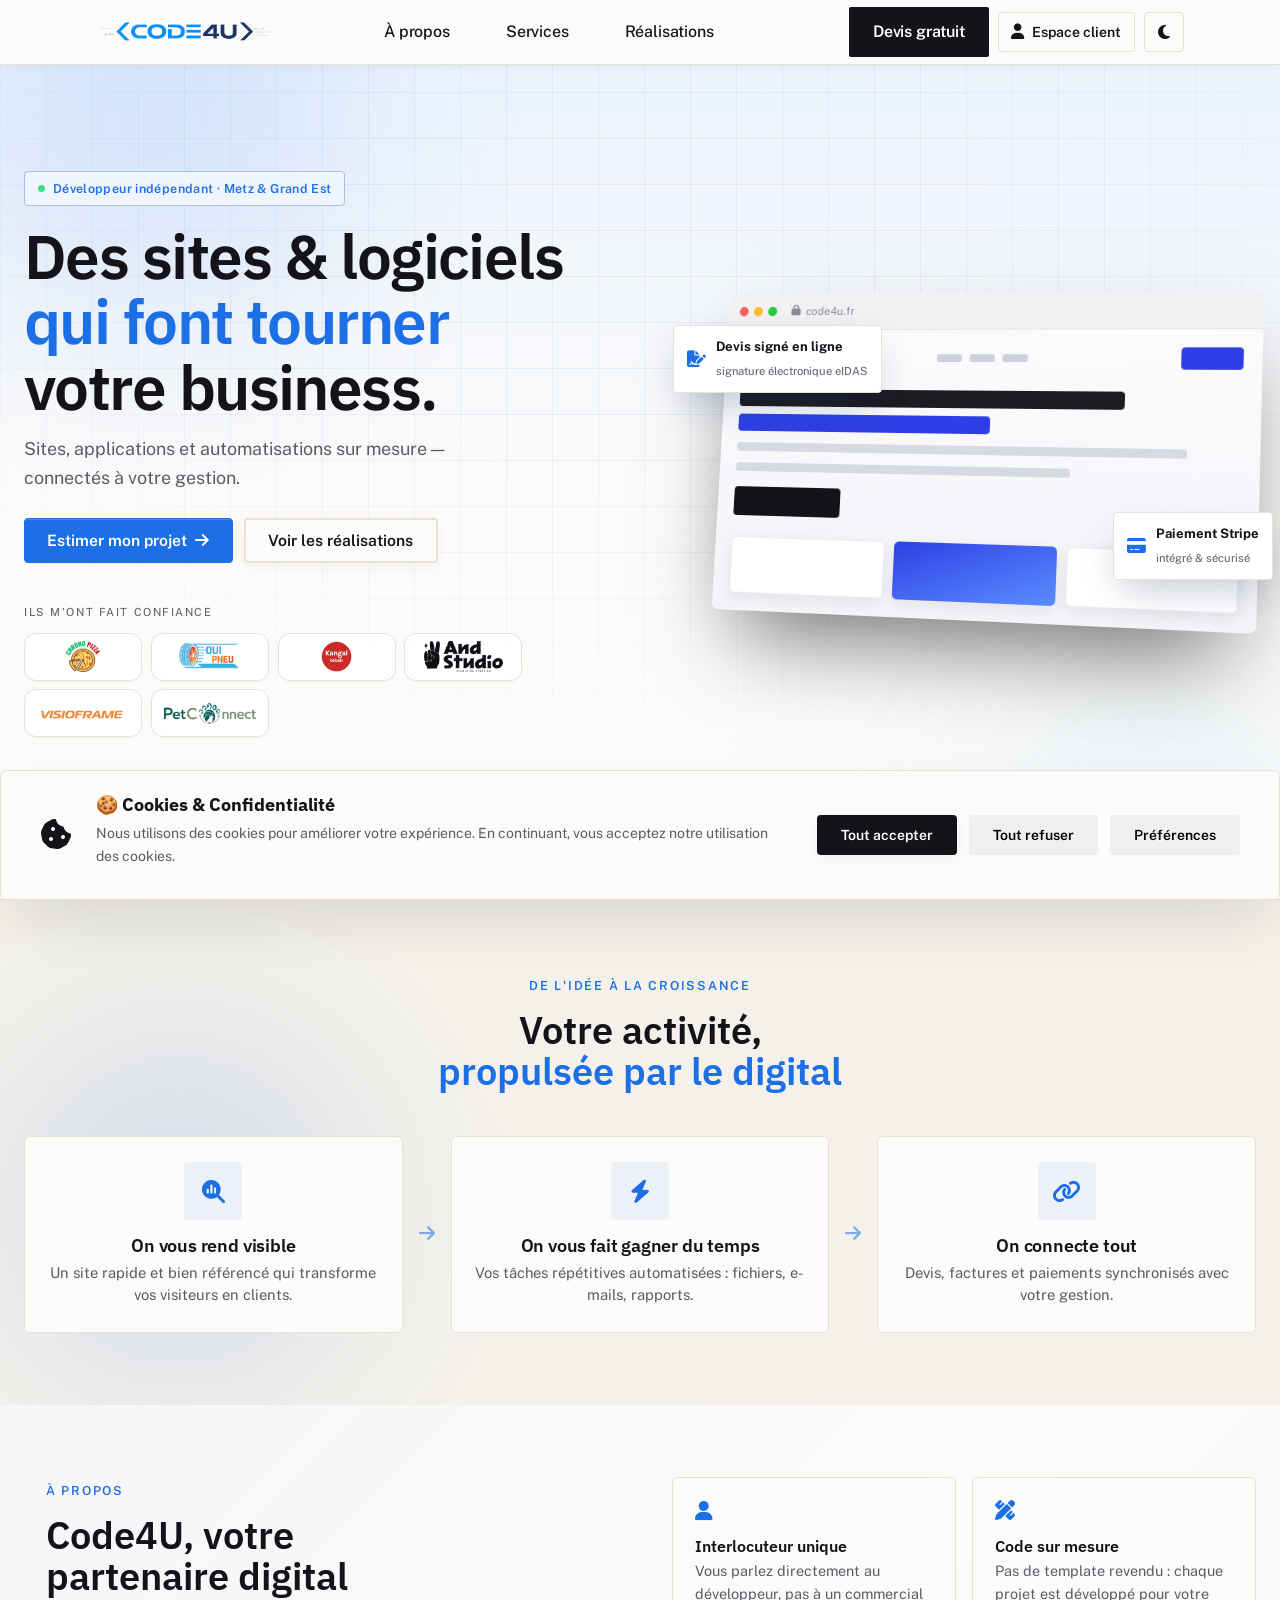
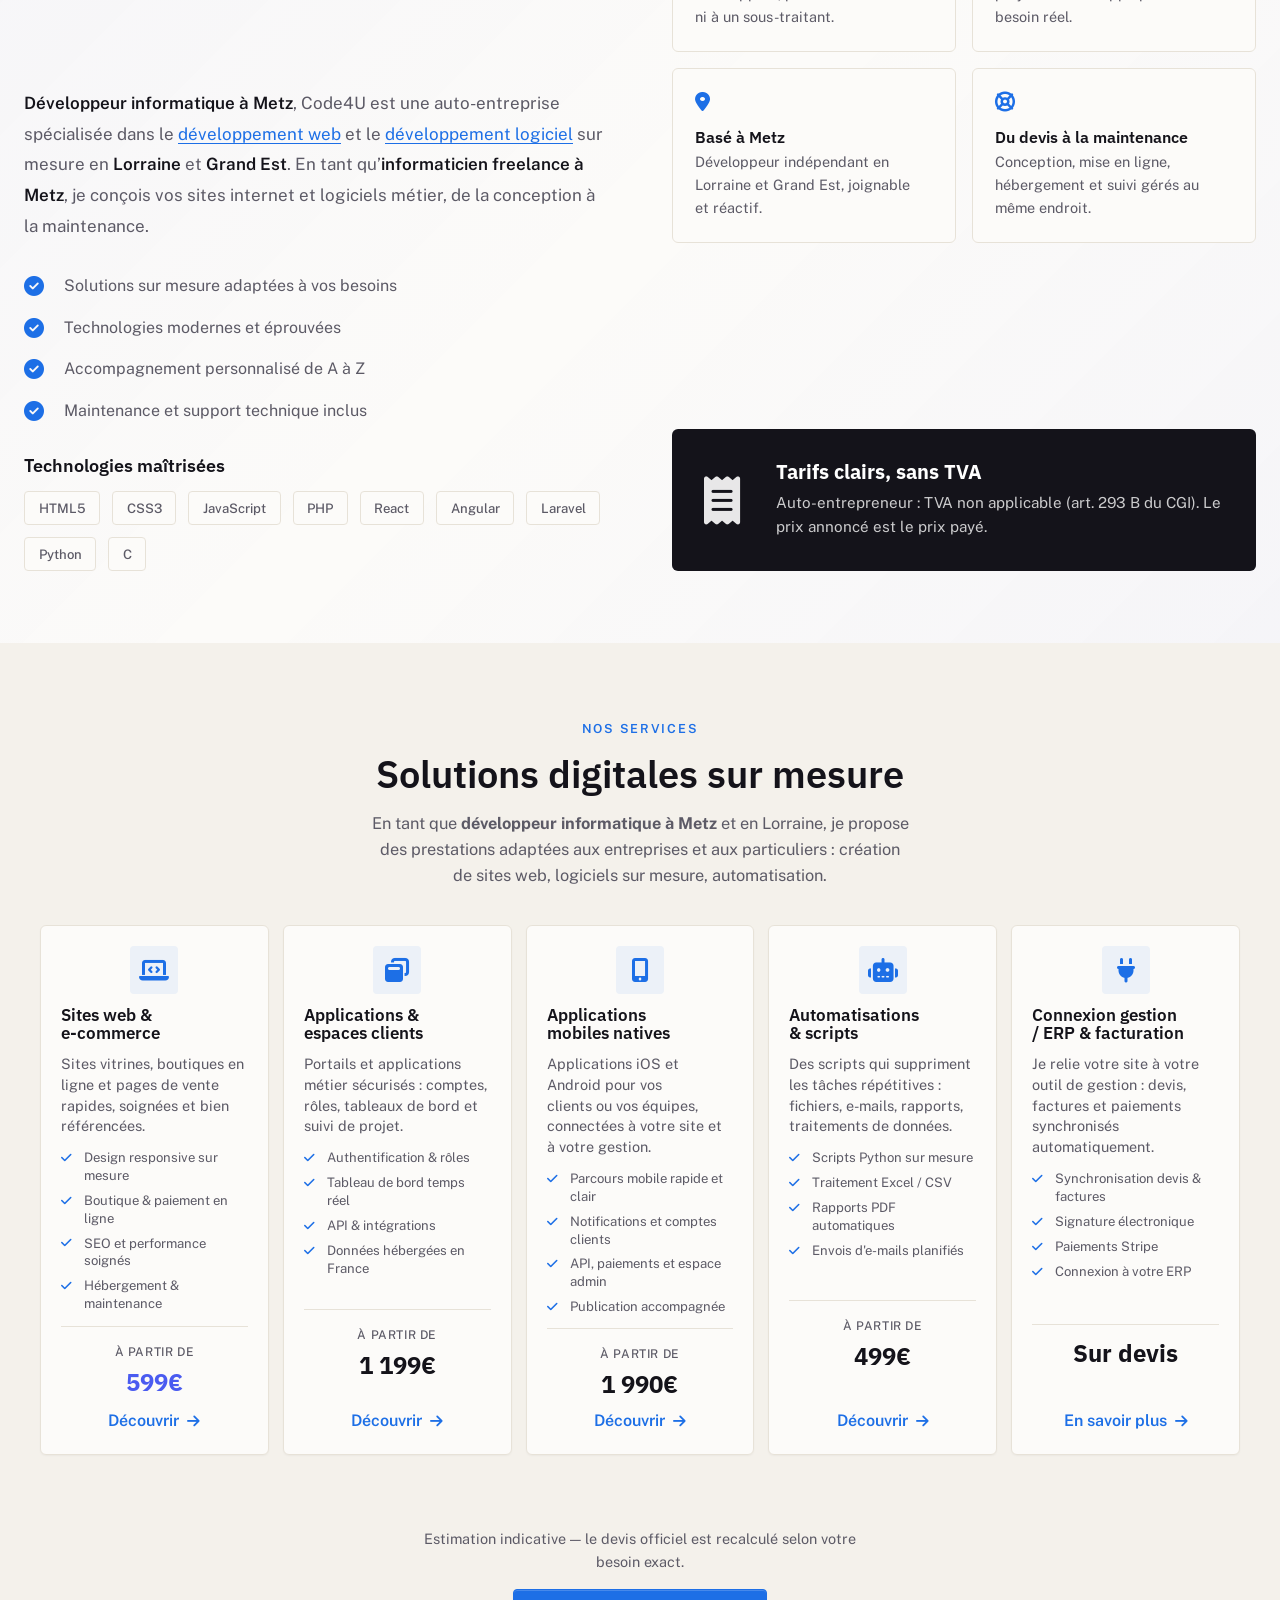
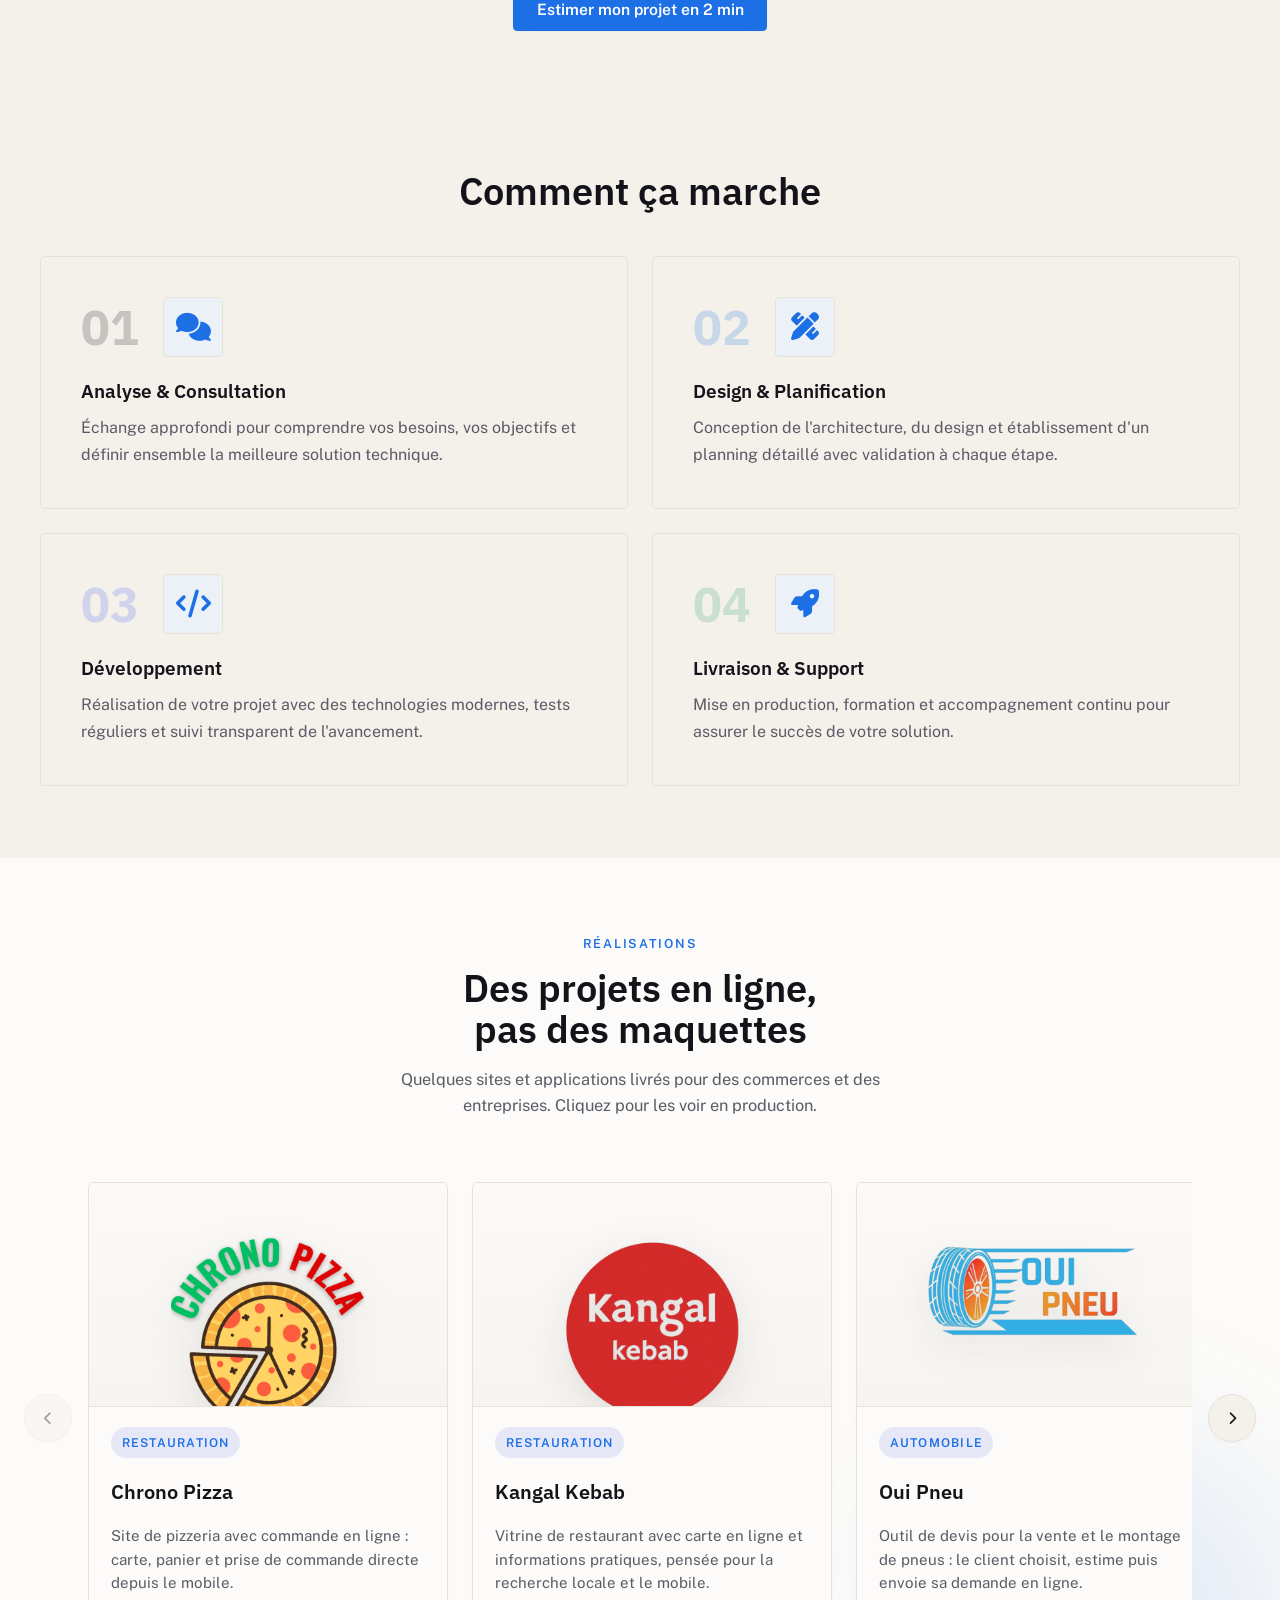
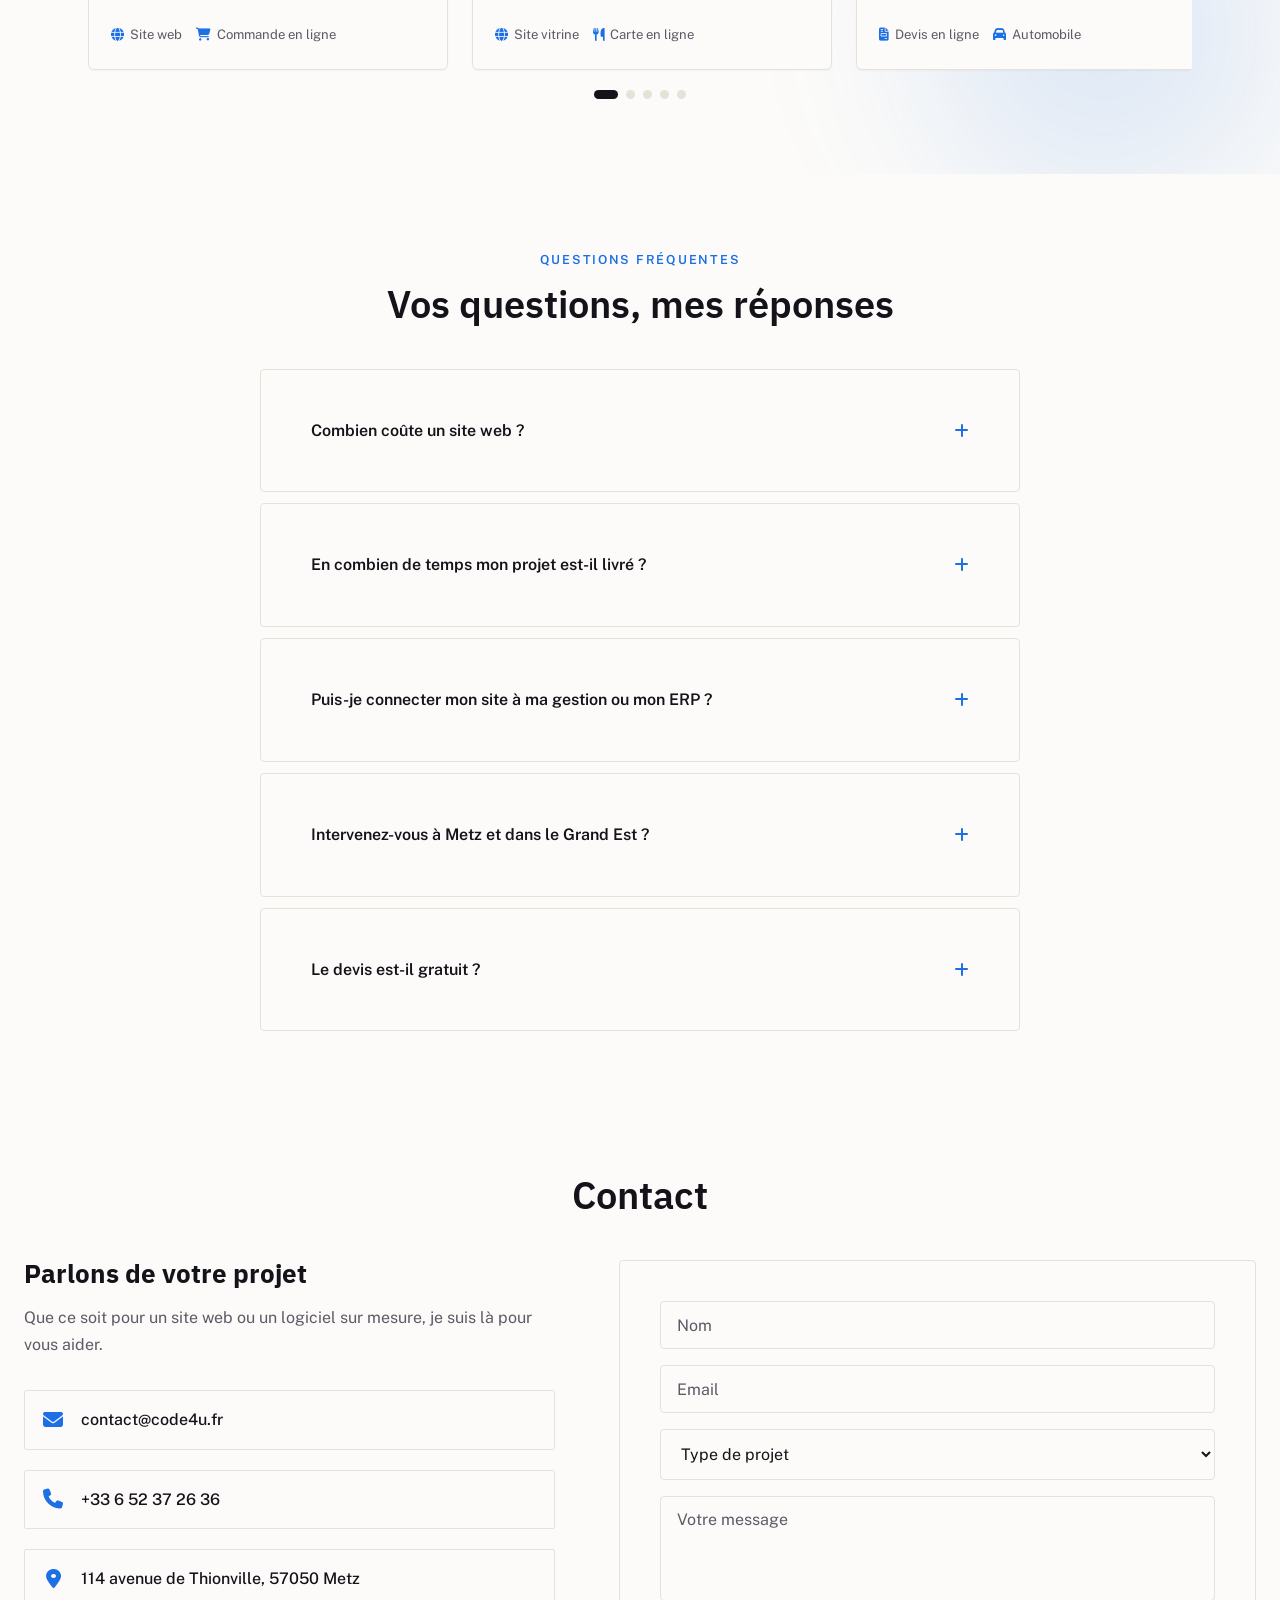
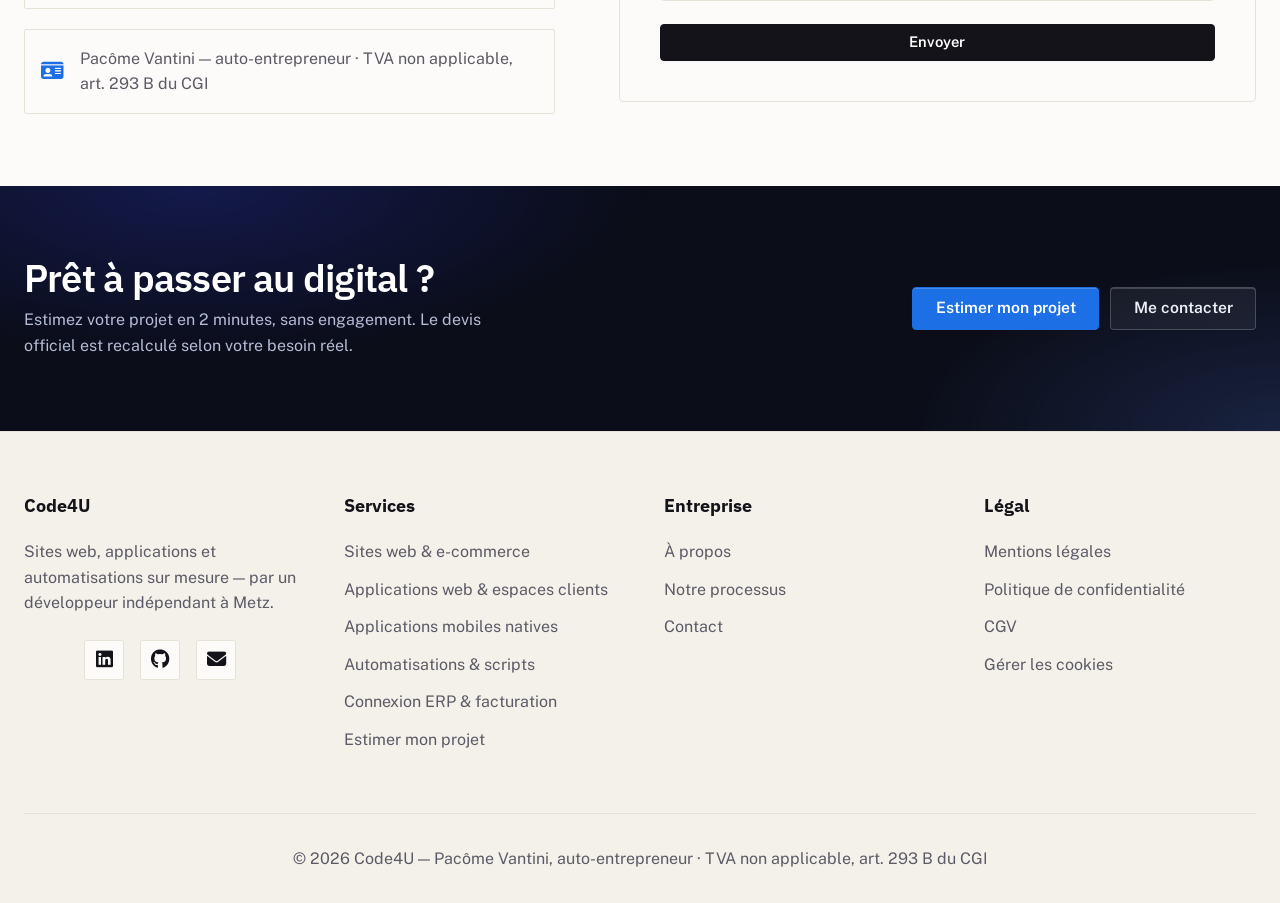
<file: index.html>
<!DOCTYPE html>
<html lang="fr">
<head>
    <meta charset="UTF-8">
    <meta name="viewport" content="width=device-width, initial-scale=1.0">

    <!-- Google Search Console - verification de propriete (ne pas supprimer) -->
    <meta name="google-site-verification" content="_MwnttDS2Jc7nKAG0knzlnIOZj40kNaVpPHSriKGO7A" />

    <!-- Primary Meta Tags - SEO -->
    <title>Développeur Informatique Metz | Web, Logiciel sur Mesure - Code4U</title>
    <meta name="title" content="Développeur Informatique Metz | Web, Logiciel sur Mesure - Code4U">
    <meta name="description" content="Développeur informatique à Metz : création de sites web (599€), logiciels sur mesure, automatisation. Informaticien freelance Metz, Lorraine & Grand Est. Devis gratuit 24h.">
    <meta name="keywords" content="développeur informatique Metz, informaticien Metz, développeur web Metz, programmeur Metz, création site internet Metz, développeur freelance Lorraine, logiciel sur mesure Metz, informaticien freelance Metz, développeur logiciel Metz">
    <meta name="author" content="Pacôme VANTINI - Code4U">
    <meta name="robots" content="index, follow, max-image-preview:large, max-snippet:-1, max-video-preview:-1">
    <meta name="language" content="fr">
    <meta name="geo.region" content="FR-57">
    <meta name="geo.placename" content="Metz, France">
    <meta name="geo.position" content="49.1193;6.1757">
    <meta name="ICBM" content="49.1193, 6.1757">
    <meta name="rating" content="general">
    
    <!-- Open Graph / Facebook - Partage social -->
    <meta property="og:type" content="website">
    <meta property="og:url" content="https://code4u.fr/">
    <meta property="og:title" content="Code4U - Développeur Informatique à Metz | Web & Logiciel">
    <meta property="og:description" content="Développeur informatique Metz : sites web 599€, logiciels sur mesure. Informaticien freelance Lorraine. Devis gratuit 24h.">
    <meta property="og:image" content="https://code4u.fr/assets/images/logo-carre.png">
    <meta property="og:image:width" content="1200">
    <meta property="og:image:height" content="630">
    <meta property="og:locale" content="fr_FR">
    <meta property="og:site_name" content="Code4U">
    <meta property="og:locale:alternate" content="fr_FR">
    
    <!-- Twitter Card -->
    <meta property="twitter:card" content="summary_large_image">
    <meta property="twitter:url" content="https://code4u.fr/">
    <meta property="twitter:title" content="Développeur Informatique Metz | Code4U">
    <meta property="twitter:description" content="Développeur informatique à Metz : sites web, logiciels. Devis gratuit 24h.">
    <meta property="twitter:image" content="https://code4u.fr/assets/images/logo-carre.png">
    <meta name="twitter:label1" content="Tarif site vitrine">
    <meta name="twitter:data1" content="Dès 599€">
    
    <!-- Canonical -->
    <link rel="canonical" href="https://code4u.fr/">
    
    <!-- Favicons : Google utilise de préférence une icône 48x48. Pour mettre à jour le logo dans les résultats de recherche : déposez un favicon.ico (48×48) à la racine du site puis demandez une réindexation dans Google Search Console. -->
    <link rel="icon" href="/favicon.ico" sizes="any">
    <link rel="icon" type="image/png" href="/assets/images/logo-carre.png" sizes="48x48">
    <link rel="icon" type="image/png" href="/assets/images/favicon-512x512.png" sizes="512x512">
    <link rel="apple-touch-icon" href="/assets/images/logo-carre.png">
    
    <!-- Performance : préchargement LCP / polices -->
    <link rel="preconnect" href="https://fonts.googleapis.com">
    <link rel="preconnect" href="https://fonts.gstatic.com" crossorigin>
    <link rel="preload" href="assets/css/style.css" as="style">
    <link rel="stylesheet" href="assets/css/style.css">
    <link rel="stylesheet" href="assets/css/platform.css">
    <link href="https://fonts.googleapis.com/css2?family=IBM+Plex+Sans:wght@400;500;600;700&family=Public+Sans:wght@300;400;500;600;700;800&display=swap" rel="stylesheet">
    <link rel="stylesheet" href="https://cdnjs.cloudflare.com/ajax/libs/font-awesome/6.4.0/css/all.min.css">
    <link rel="manifest" href="manifest.json">
    <meta name="theme-color" content="#14131a">
</head>
<body>
    <!-- Header Template -->
    <div id="header-placeholder"></div>

    <!-- Loading Screen -->
    <div class="loading-screen" id="loadingScreen">
        <div class="loading-content">
            <div class="loading-logo">
                <img src="assets/images/logo.png" alt="Code4U" class="loading-logo-img">
            </div>
            <div class="loading-text">
                <h2 class="loading-title">Bienvenue chez Code4U</h2>
                <p class="loading-message">Nous préparons votre expérience...</p>
            </div>
            <div class="loading-progress">
                <div class="loading-progress-bar"></div>
            </div>
        </div>
    </div>
    <script>
        (function() {
            function forceHideLoading() {
                const ls = document.getElementById('loadingScreen');
                if (ls) {
                    ls.style.cssText = 'display: none !important; opacity: 0 !important; visibility: hidden !important; pointer-events: none !important; z-index: -1 !important; position: fixed !important;';
                    ls.classList.add('hidden');
                    document.body.style.overflow = '';
                    document.documentElement.style.overflow = '';
                }
            }
            if (document.readyState === 'complete') {
                setTimeout(forceHideLoading, 100);
            } else {
                window.addEventListener('load', function() {
                    setTimeout(forceHideLoading, 100);
                });
            }
            setTimeout(forceHideLoading, 3000);
        })();
    </script>

    <main id="main-content" role="main">
    <section class="hero hero-x" id="hero" aria-label="Présentation Code4U">
        <div class="hero-x__bg" aria-hidden="true">
            <span class="hero-x__aurora hero-x__aurora--1"></span>
            <span class="hero-x__aurora hero-x__aurora--2"></span>
            <span class="hero-x__grid"></span>
        </div>
        <div class="container hero-x__inner">
            <div class="hero-x__copy">
                <span class="hero-x__eyebrow"><span class="hero-x__pulse"></span> Développeur indépendant · Metz &amp; Grand Est</span>
                <h1 class="hero-x__title">Des sites &amp; logiciels <span class="hero-x__hl">qui font tourner</span> votre business.</h1>
                <p class="hero-x__sub">Sites, applications et automatisations sur mesure — connectés à votre gestion.</p>
                <div class="hero-x__cta">
                    <a href="commander.html" class="btn btn-accent btn-hero" data-cta="hero_devis" aria-label="Estimer mon projet avec le simulateur">
                        Estimer mon projet <i class="fas fa-arrow-right" aria-hidden="true"></i>
                    </a>
                    <a href="#realisations" class="btn btn-secondary btn-hero" data-cta="hero_works" aria-label="Voir mes réalisations">
                        Voir les réalisations
                    </a>
                </div>
                <div class="hero-x__trust">
                    <span class="hero-x__trust-label">Ils m'ont fait confiance</span>
                    <div class="hero-x__logos">
                        <span class="logo-chip"><img src="assets/images/chrono-pizza.png" alt="Chrono Pizza" loading="lazy"></span>
                        <span class="logo-chip"><img src="assets/images/oui-pneu.webp" alt="Oui Pneu" loading="lazy"></span>
                        <span class="logo-chip"><img src="assets/images/kangal-kebab.png" alt="Kangal Kebab" loading="lazy"></span>
                        <span class="logo-chip"><img src="assets/images/and-studio.png" alt="And Studio" loading="lazy"></span>
                        <span class="logo-chip"><img src="assets/images/visioframe.png" alt="Visioframe" loading="lazy"></span>
                        <span class="logo-chip"><img src="assets/images/pet-connect.png" alt="Pet Connect" loading="lazy"></span>
                    </div>
                </div>
            </div>

            <div class="hero-x__visual" aria-hidden="true">
                <div class="browser">
                    <div class="browser__bar">
                        <span class="browser__dot"></span><span class="browser__dot"></span><span class="browser__dot"></span>
                        <span class="browser__url"><i class="fas fa-lock"></i> code4u.fr</span>
                    </div>
                    <div class="browser__screen">
                        <div class="mock">
                            <div class="mock__nav">
                                <span class="mock__logo"></span>
                                <span class="mock__links"><i></i><i></i><i></i></span>
                                <span class="mock__btn"></span>
                            </div>
                            <div class="mock__body">
                                <div class="mock__h"></div>
                                <div class="mock__h mock__h--2"></div>
                                <div class="mock__t"></div>
                                <div class="mock__t mock__t--2"></div>
                                <div class="mock__cta"></div>
                                <div class="mock__cards"><span></span><span></span><span></span></div>
                            </div>
                        </div>
                    </div>
                </div>
                <div class="hero-x__chip hero-x__chip--1">
                    <i class="fas fa-file-signature"></i>
                    <div><b>Devis signé en ligne</b><small>signature électronique eIDAS</small></div>
                </div>
                <div class="hero-x__chip hero-x__chip--2">
                    <i class="fas fa-credit-card"></i>
                    <div><b>Paiement Stripe</b><small>intégré &amp; sécurisé</small></div>
                </div>
            </div>
        </div>
    </section>

    <!-- Transformation digitale — narratif visuel -->
    <section class="story" aria-label="Ce que Code4U change pour votre activité">
        <span class="sec-glow" data-parallax="0.14" aria-hidden="true"></span>
        <div class="container">
            <div class="section-header">
                <span class="section-tag">De l'idée à la croissance</span>
                <h2 class="section-title">Votre activité, <span class="story__accent">propulsée par le digital</span></h2>
            </div>
            <div class="story__track">
                <article class="story__step">
                    <div class="story__icon"><i class="fas fa-magnifying-glass-chart" aria-hidden="true"></i></div>
                    <h3 class="story__step-title">On vous rend visible</h3>
                    <p class="story__step-text">Un site rapide et bien référencé qui transforme vos visiteurs en clients.</p>
                </article>
                <div class="story__link" aria-hidden="true"><i class="fas fa-arrow-right"></i></div>
                <article class="story__step">
                    <div class="story__icon"><i class="fas fa-bolt" aria-hidden="true"></i></div>
                    <h3 class="story__step-title">On vous fait gagner du temps</h3>
                    <p class="story__step-text">Vos tâches répétitives automatisées : fichiers, e-mails, rapports.</p>
                </article>
                <div class="story__link" aria-hidden="true"><i class="fas fa-arrow-right"></i></div>
                <article class="story__step">
                    <div class="story__icon"><i class="fas fa-link" aria-hidden="true"></i></div>
                    <h3 class="story__step-title">On connecte tout</h3>
                    <p class="story__step-text">Devis, factures et paiements synchronisés avec votre gestion.</p>
                </article>
            </div>
        </div>
    </section>

    <!-- About Section -->
    <section class="about" id="about" aria-labelledby="about-heading">
        <div class="container">
            <div class="about-content">
                <div class="about-left">
                    <div class="section-header">
                        <span class="section-tag">À propos</span>
                        <h2 class="section-title" id="about-heading">Code4U, votre partenaire digital</h2>
                    </div>
                    <p class="about-description">
                        <strong>Développeur informatique à Metz</strong>, Code4U est une auto-entreprise spécialisée dans le <a href="/web">développement web</a> et le <a href="/logiciel">développement logiciel</a> sur mesure en <strong>Lorraine</strong> et <strong>Grand Est</strong>. 
                        En tant qu’<strong>informaticien freelance à Metz</strong>, je conçois vos sites internet et logiciels métier, de la conception à la maintenance.
                    </p>
                    <div class="about-values">
                        <div class="value-item">
                            <i class="fas fa-check-circle"></i>
                            <span>Solutions sur mesure adaptées à vos besoins</span>
                        </div>
                        <div class="value-item">
                            <i class="fas fa-check-circle"></i>
                            <span>Technologies modernes et éprouvées</span>
                        </div>
                        <div class="value-item">
                            <i class="fas fa-check-circle"></i>
                            <span>Accompagnement personnalisé de A à Z</span>
                        </div>
                        <div class="value-item">
                            <i class="fas fa-check-circle"></i>
                            <span>Maintenance et support technique inclus</span>
                        </div>
                    </div>

                    <div class="about-tech">
                        <h4>Technologies maîtrisées</h4>
                        <div class="tech-badges">
                            <span class="tech-badge">HTML5</span>
                            <span class="tech-badge">CSS3</span>
                            <span class="tech-badge">JavaScript</span>
                            <span class="tech-badge">PHP</span>
                            <span class="tech-badge">React</span>
                            <span class="tech-badge">Angular</span>
                            <span class="tech-badge">Laravel</span>
                            <span class="tech-badge">Python</span>
                            <span class="tech-badge">C</span>
                    </div>
                </div>
            </div>

                <div class="about-right">
                    <div class="trust-grid">
                        <div class="trust-card">
                            <i class="fas fa-user" aria-hidden="true"></i>
                            <h4>Interlocuteur unique</h4>
                            <p>Vous parlez directement au développeur, pas à un commercial ni à un sous-traitant.</p>
                        </div>
                        <div class="trust-card">
                            <i class="fas fa-pen-ruler" aria-hidden="true"></i>
                            <h4>Code sur mesure</h4>
                            <p>Pas de template revendu : chaque projet est développé pour votre besoin réel.</p>
                        </div>
                        <div class="trust-card">
                            <i class="fas fa-location-dot" aria-hidden="true"></i>
                            <h4>Basé à Metz</h4>
                            <p>Développeur indépendant en Lorraine et Grand Est, joignable et réactif.</p>
                        </div>
                        <div class="trust-card">
                            <i class="fas fa-life-ring" aria-hidden="true"></i>
                            <h4>Du devis à la maintenance</h4>
                            <p>Conception, mise en ligne, hébergement et suivi gérés au même endroit.</p>
                        </div>
                    </div>

                    <div class="about-highlight">
                        <div class="highlight-content">
                                <i class="fas fa-receipt" aria-hidden="true"></i>
                                <div>
                                    <h4>Tarifs clairs, sans TVA</h4>
                                    <p>Auto-entrepreneur : TVA non applicable (art. 293 B du CGI). Le prix annoncé est le prix payé.</p>
                                </div>
                            </div>
                        </div>
                    </div>
                </div>
            </div>
        </div>
    </section>

    <!-- Solutions Section -->
    <section class="solutions" id="solutions">
        <div class="container">
            <div class="section-header">
                <span class="section-tag">Nos services</span>
                <h2 class="section-title">Solutions digitales sur mesure</h2>
                <p class="section-subtitle">En tant que <strong>développeur informatique à Metz</strong> et en Lorraine, je propose des prestations adaptées aux entreprises et aux particuliers : création de sites web, logiciels sur mesure, automatisation.</p>
            </div>
            
            <!-- Services Grid -->
            <div class="services-grid">
                <a href="/web" class="service-card service-card--web" id="sites-web">
                    <div class="service-card__icon">
                        <i class="fas fa-laptop-code"></i>
                    </div>
                    <h3 class="service-card__title">Sites web & e-commerce</h3>
                    <p class="service-card__description">
                        Sites vitrines, boutiques en ligne et pages de vente rapides, soignées et bien référencées.
                    </p>
                    <ul class="service-card__features">
                        <li><i class="fas fa-check"></i>Design responsive sur mesure</li>
                        <li><i class="fas fa-check"></i>Boutique & paiement en ligne</li>
                        <li><i class="fas fa-check"></i>SEO et performance soignés</li>
                        <li><i class="fas fa-check"></i>Hébergement & maintenance</li>
                    </ul>
                    <div class="service-card__price">
                        <span class="price-from">À partir de</span>
                        <span class="price-amount">599€</span>
                    </div>
                    <span class="service-card__cta">
                        Découvrir
                        <i class="fas fa-arrow-right"></i>
                    </span>
                </a>

                <a href="/#applications-web" class="service-card service-card--app" id="applications-web">
                    <div class="service-card__icon">
                        <i class="fas fa-window-restore"></i>
                    </div>
                    <h3 class="service-card__title">Applications & espaces clients</h3>
                    <p class="service-card__description">
                        Portails et applications métier sécurisés : comptes, rôles, tableaux de bord et suivi de projet.
                    </p>
                    <ul class="service-card__features">
                        <li><i class="fas fa-check"></i>Authentification & rôles</li>
                        <li><i class="fas fa-check"></i>Tableau de bord temps réel</li>
                        <li><i class="fas fa-check"></i>API & intégrations</li>
                        <li><i class="fas fa-check"></i>Données hébergées en France</li>
                    </ul>
                    <div class="service-card__price">
                        <span class="price-from">À partir de</span>
                        <span class="price-amount">1 199€</span>
                    </div>
                    <span class="service-card__cta">
                        Découvrir
                        <i class="fas fa-arrow-right"></i>
                    </span>
                </a>

                <a href="/application-mobile" class="service-card service-card--mobile" id="applications-mobiles">
                    <div class="service-card__icon">
                        <i class="fas fa-mobile-screen-button"></i>
                    </div>
                    <h3 class="service-card__title">Applications mobiles natives</h3>
                    <p class="service-card__description">
                        Applications iOS et Android pour vos clients ou vos équipes, connectées à votre site et à votre gestion.
                    </p>
                    <ul class="service-card__features">
                        <li><i class="fas fa-check"></i>Parcours mobile rapide et clair</li>
                        <li><i class="fas fa-check"></i>Notifications et comptes clients</li>
                        <li><i class="fas fa-check"></i>API, paiements et espace admin</li>
                        <li><i class="fas fa-check"></i>Publication accompagnée</li>
                    </ul>
                    <div class="service-card__price">
                        <span class="price-from">À partir de</span>
                        <span class="price-amount">1 990€</span>
                    </div>
                    <span class="service-card__cta">
                        Découvrir
                        <i class="fas fa-arrow-right"></i>
                    </span>
                </a>

                <a href="/logiciel" class="service-card service-card--automation">
                    <div class="service-card__icon">
                        <i class="fas fa-robot"></i>
                    </div>
                    <h3 class="service-card__title">Automatisations & scripts</h3>
                    <p class="service-card__description">
                        Des scripts qui suppriment les tâches répétitives : fichiers, e-mails, rapports, traitements de données.
                    </p>
                    <ul class="service-card__features">
                        <li><i class="fas fa-check"></i>Scripts Python sur mesure</li>
                        <li><i class="fas fa-check"></i>Traitement Excel / CSV</li>
                        <li><i class="fas fa-check"></i>Rapports PDF automatiques</li>
                        <li><i class="fas fa-check"></i>Envois d'e-mails planifiés</li>
                    </ul>
                    <div class="service-card__price">
                        <span class="price-from">À partir de</span>
                        <span class="price-amount">499€</span>
                    </div>
                    <span class="service-card__cta">
                        Découvrir
                        <i class="fas fa-arrow-right"></i>
                    </span>
                </a>

                <a href="#contact" class="service-card service-card--erp">
                    <div class="service-card__icon">
                        <i class="fas fa-plug"></i>
                    </div>
                    <h3 class="service-card__title">Connexion gestion / ERP & facturation</h3>
                    <p class="service-card__description">
                        Je relie votre site à votre outil de gestion : devis, factures et paiements synchronisés automatiquement.
                    </p>
                    <ul class="service-card__features">
                        <li><i class="fas fa-check"></i>Synchronisation devis & factures</li>
                        <li><i class="fas fa-check"></i>Signature électronique</li>
                        <li><i class="fas fa-check"></i>Paiements Stripe</li>
                        <li><i class="fas fa-check"></i>Connexion à votre ERP</li>
                    </ul>
                    <div class="service-card__price">
                        <span class="price-amount">Sur devis</span>
                    </div>
                    <span class="service-card__cta">
                        En savoir plus
                        <i class="fas fa-arrow-right"></i>
                    </span>
                </a>
            </div>
        </div>
    </section>

    <!-- CTA estimer (sous Nos services) -->
    <section class="services-cta" aria-label="Estimer mon projet">
        <div class="container">
            <p class="estimate-note">Estimation indicative — le devis officiel est recalculé selon votre besoin exact.</p>
            <a href="commander.html" class="btn btn-accent btn-hero" data-cta="services_simulateur" aria-label="Estimer mon projet avec le simulateur">Estimer mon projet en 2 min</a>
        </div>
    </section>

    <!-- Process Section -->
    <section class="process" id="process">
        <div class="container">
            <div class="section-header">
                <h2 class="section-title">Comment ça marche</h2>
            </div>
            <div class="process-timeline">
                <div class="process-step">
                    <div class="step-header">
                        <div class="step-number">01</div>
                        <div class="step-icon">
                            <i class="fas fa-comments"></i>
                        </div>
                    </div>
                    <div class="step-content">
                        <h3 class="step-title">Analyse & Consultation</h3>
                        <p class="step-description">
                            Échange approfondi pour comprendre vos besoins, vos objectifs et définir ensemble la meilleure solution technique.
                        </p>
                    </div>
                </div>
                
                <div class="process-step">
                    <div class="step-header">
                        <div class="step-number">02</div>
                        <div class="step-icon">
                            <i class="fas fa-pencil-ruler"></i>
                        </div>
                    </div>
                    <div class="step-content">
                        <h3 class="step-title">Design & Planification</h3>
                        <p class="step-description">
                            Conception de l'architecture, du design et établissement d'un planning détaillé avec validation à chaque étape.
                        </p>
                    </div>
                </div>

                <div class="process-step">
                    <div class="step-header">
                        <div class="step-number">03</div>
                        <div class="step-icon">
                            <i class="fas fa-code"></i>
                        </div>
                    </div>
                    <div class="step-content">
                        <h3 class="step-title">Développement</h3>
                        <p class="step-description">
                            Réalisation de votre projet avec des technologies modernes, tests réguliers et suivi transparent de l'avancement.
                        </p>
                    </div>
                </div>

                <div class="process-step">
                    <div class="step-header">
                        <div class="step-number">04</div>
                        <div class="step-icon">
                            <i class="fas fa-rocket"></i>
                        </div>
                    </div>
                    <div class="step-content">
                        <h3 class="step-title">Livraison & Support</h3>
                        <p class="step-description">
                            Mise en production, formation et accompagnement continu pour assurer le succès de votre solution.
                        </p>
                    </div>
                </div>
            </div>
        </div>
    </section>    

    <!-- Réalisations Section -->
    <section class="work" id="realisations">
        <span class="sec-glow sec-glow--right" data-parallax="-0.12" aria-hidden="true"></span>
        <div class="container">
            <div class="section-header">
                <span class="section-tag">Réalisations</span>
                <h2 class="section-title">Des projets en ligne, pas des maquettes</h2>
                <p class="section-subtitle">Quelques sites et applications livrés pour des commerces et des entreprises. Cliquez pour les voir en production.</p>
            </div>
            <div class="work-carousel" data-carousel="work">
                <button class="work-carousel__control work-carousel__control--prev" type="button" aria-label="Réalisation précédente">
                    <i class="fas fa-chevron-left" aria-hidden="true"></i>
                </button>
                <div class="work-carousel__viewport">
                    <div class="work-grid" id="workCarouselTrack">
                <a href="https://www.chrono-pizza-pam.fr/" target="_blank" rel="noopener" class="work-card">
                    <div class="work-card__media"><img src="assets/images/chrono-pizza.png" alt="Site Chrono Pizza" loading="lazy"></div>
                    <div class="work-card__body">
                        <span class="work-card__tag">Restauration</span>
                        <h3 class="work-card__title">Chrono Pizza</h3>
                        <p class="work-card__desc">Site de pizzeria avec commande en ligne : carte, panier et prise de commande directe depuis le mobile.</p>
                        <div class="work-card__meta"><span><i class="fas fa-globe"></i> Site web</span><span><i class="fas fa-cart-shopping"></i> Commande en ligne</span></div>
                    </div>
                </a>
                <a href="https://www.kangalkebab.com/" target="_blank" rel="noopener" class="work-card">
                    <div class="work-card__media"><img src="assets/images/kangal-kebab.png" alt="Site Kangal Kebab" loading="lazy"></div>
                    <div class="work-card__body">
                        <span class="work-card__tag">Restauration</span>
                        <h3 class="work-card__title">Kangal Kebab</h3>
                        <p class="work-card__desc">Vitrine de restaurant avec carte en ligne et informations pratiques, pensée pour la recherche locale et le mobile.</p>
                        <div class="work-card__meta"><span><i class="fas fa-globe"></i> Site vitrine</span><span><i class="fas fa-utensils"></i> Carte en ligne</span></div>
                    </div>
                </a>
                <a href="https://ouipneu.fr/" target="_blank" rel="noopener" class="work-card">
                    <div class="work-card__media"><img src="assets/images/oui-pneu.webp" alt="Site Oui Pneu" loading="lazy"></div>
                    <div class="work-card__body">
                        <span class="work-card__tag">Automobile</span>
                        <h3 class="work-card__title">Oui Pneu</h3>
                        <p class="work-card__desc">Outil de devis pour la vente et le montage de pneus : le client choisit, estime puis envoie sa demande en ligne.</p>
                        <div class="work-card__meta"><span><i class="fas fa-file-invoice"></i> Devis en ligne</span><span><i class="fas fa-car"></i> Automobile</span></div>
                    </div>
                </a>
                <a href="https://and-studio.fr/" target="_blank" rel="noopener" class="work-card">
                    <div class="work-card__media work-card__media--logo"><img src="assets/images/and-studio.png" alt="Site And Studio" loading="lazy"></div>
                    <div class="work-card__body">
                        <span class="work-card__tag">Design graphique</span>
                        <h3 class="work-card__title">And Studio</h3>
                        <p class="work-card__desc">Site vitrine de studio créatif : portfolio illustré, présentation des expertises et prise de contact fluide.</p>
                        <div class="work-card__meta"><span><i class="fas fa-palette"></i> Portfolio</span><span><i class="fas fa-pen-nib"></i> Studio créatif</span></div>
                    </div>
                </a>
                <a href="https://visioframe.com/" target="_blank" rel="noopener" class="work-card">
                    <div class="work-card__media work-card__media--logo work-card__media--visioframe"><img src="assets/images/visioframe.png" alt="Site Visioframe" loading="lazy"></div>
                    <div class="work-card__body">
                        <span class="work-card__tag">Application · Luxembourg</span>
                        <h3 class="work-card__title">Visioframe</h3>
                        <p class="work-card__desc">Application senior connectée : carte interactive multi-pays, parcours d'abonnement et paiement Stripe.</p>
                        <div class="work-card__meta"><span><i class="fas fa-map-location-dot"></i> Carte interactive</span><span><i class="fas fa-credit-card"></i> Stripe</span></div>
                    </div>
                </a>
                <a href="https://pet-connect.fr/" target="_blank" rel="noopener" class="work-card">
                    <div class="work-card__media work-card__media--logo work-card__media--petconnect"><img src="assets/images/pet-connect.png" alt="Site Pet Connect" loading="lazy"></div>
                    <div class="work-card__body">
                        <span class="work-card__tag">Plateforme web</span>
                        <h3 class="work-card__title">Pet Connect</h3>
                        <p class="work-card__desc">Plateforme claire et responsive avec présentation du service, navigation rapide et parcours de contact optimisé.</p>
                        <div class="work-card__meta"><span><i class="fas fa-globe"></i> Site web</span><span><i class="fas fa-mobile-screen"></i> Mobile-first</span></div>
                    </div>
                </a>
                    </div>
                </div>
                <button class="work-carousel__control work-carousel__control--next" type="button" aria-label="Réalisation suivante">
                    <i class="fas fa-chevron-right" aria-hidden="true"></i>
                </button>
                <div class="work-carousel__dots" aria-label="Navigation des réalisations"></div>
            </div>
        </div>
    </section>


    <!-- FAQ — SEO (FAQPage) + objections -->
    <section class="faq" id="faq" aria-labelledby="faq-heading">
        <div class="container">
            <div class="section-header">
                <span class="section-tag">Questions fréquentes</span>
                <h2 class="section-title" id="faq-heading">Vos questions, mes réponses</h2>
            </div>
            <div class="faq-list">
                <div class="faq-item">
                    <button class="faq-question" type="button" aria-expanded="false"><span>Combien coûte un site web&nbsp;?</span><i class="fas fa-plus" aria-hidden="true"></i></button>
                    <div class="faq-answer"><p>À partir de 599&nbsp;€ pour une vitrine et 1&nbsp;199&nbsp;€ pour un site avec base de données. Obtenez une estimation immédiate avec le <a href="commander.html">simulateur de devis</a>.</p></div>
                </div>
                <div class="faq-item">
                    <button class="faq-question" type="button" aria-expanded="false"><span>En combien de temps mon projet est-il livré&nbsp;?</span><i class="fas fa-plus" aria-hidden="true"></i></button>
                    <div class="faq-answer"><p>Cela dépend de la complexité. Le simulateur propose un délai standard, accéléré ou urgent, et un planning est validé ensemble au démarrage.</p></div>
                </div>
                <div class="faq-item">
                    <button class="faq-question" type="button" aria-expanded="false"><span>Puis-je connecter mon site à ma gestion ou mon ERP&nbsp;?</span><i class="fas fa-plus" aria-hidden="true"></i></button>
                    <div class="faq-answer"><p>Oui. Devis, factures, paiements (Stripe) et signature électronique peuvent être synchronisés avec votre outil de gestion ou votre ERP.</p></div>
                </div>
                <div class="faq-item">
                    <button class="faq-question" type="button" aria-expanded="false"><span>Intervenez-vous à Metz et dans le Grand Est&nbsp;?</span><i class="fas fa-plus" aria-hidden="true"></i></button>
                    <div class="faq-answer"><p>Basé à Metz, j'accompagne les entreprises et indépendants de Lorraine, du Grand Est et à distance partout en France.</p></div>
                </div>
                <div class="faq-item">
                    <button class="faq-question" type="button" aria-expanded="false"><span>Le devis est-il gratuit&nbsp;?</span><i class="fas fa-plus" aria-hidden="true"></i></button>
                    <div class="faq-answer"><p>Oui, l'estimation en ligne et le devis sont gratuits et sans engagement.</p></div>
                </div>
            </div>
        </div>
    </section>

    <!-- Contact Section - Conversion SEA -->
    <section class="contact" id="contact" aria-labelledby="contact-heading">
        <div class="container">
            <div class="section-header">
                <h2 class="section-title" id="contact-heading">Contact</h2>
            </div>
            
            <div class="contact-grid">
                <div class="contact-info-col">
                    <h3>Parlons de votre projet</h3>
                    <p>Que ce soit pour un site web ou un logiciel sur mesure, je suis là pour vous aider.</p>
                    
                    <div class="contact-details">
                        <div class="contact-item">
                            <i class="fas fa-envelope" aria-hidden="true"></i>
                            <a href="mailto:contact@code4u.fr">contact@code4u.fr</a>
                        </div>
                        <div class="contact-item">
                            <i class="fas fa-phone" aria-hidden="true"></i>
                            <a href="tel:+33652372636">+33 6 52 37 26 36</a>
                        </div>
                        <div class="contact-item">
                            <i class="fas fa-map-marker-alt" aria-hidden="true"></i>
                            <a href="https://www.google.com/maps/place/114+Avenue+de+Thionville,+57050+Metz" target="_blank" rel="noopener">114 avenue de Thionville, 57050 Metz</a>
                        </div>
                        <div class="contact-item">
                            <i class="fas fa-id-card" aria-hidden="true"></i>
                            <span>Pacôme Vantini — auto-entrepreneur · TVA non applicable, art. 293 B du CGI</span>
                        </div>
                    </div>
                </div>
    
                <form class="contact-form-col" id="contactForm" data-cta="contact_form" aria-label="Formulaire de demande de devis" action="" method="post">
                    <div class="form-group">
                        <label for="name" class="sr-only">Nom</label>
                        <input type="text" id="name" name="name" placeholder="Nom" required autocomplete="name">
                    </div>
                    <div class="form-group">
                        <label for="email" class="sr-only">Email</label>
                        <input type="email" id="email" name="email" placeholder="Email" required autocomplete="email">
                    </div>
                    <div class="form-group">
                        <label for="service" class="sr-only">Type de projet</label>
                        <select id="service" name="service" required aria-label="Type de projet">
                            <option value="">Type de projet</option>
                            <option value="site-vitrine">Site Vitrine (599€)</option>
                            <option value="site-bdd">Site avec BDD (1 199€)</option>
                            <option value="application-mobile">Application mobile native</option>
                            <option value="logiciel">Logiciel sur mesure</option>
                        </select>
                    </div>
                    <div class="form-group">
                        <label for="message" class="sr-only">Votre message</label>
                        <textarea id="message" name="message" rows="4" placeholder="Votre message" required aria-label="Votre message"></textarea>
                    </div>
                    <button type="submit" class="btn btn-primary btn-block" data-cta="contact_submit" aria-label="Envoyer la demande de devis">
                        Envoyer
                    </button>
                    <div class="form-message" id="formMessage" role="status" aria-live="polite"></div>
                </form>
            </div>
        </div>
    </section>

    <!-- Bande CTA finale -->
    <section class="cta-band">
        <div class="container cta-band__inner">
            <div>
                <h2 class="cta-band__title">Prêt à passer au digital&nbsp;?</h2>
                <p class="cta-band__sub">Estimez votre projet en 2 minutes, sans engagement. Le devis officiel est recalculé selon votre besoin réel.</p>
            </div>
            <div class="cta-band__actions">
                <a href="commander.html" class="btn btn-accent btn-hero" data-cta="ctaband_devis">Estimer mon projet</a>
                <a href="#contact" class="btn btn-ghost-light btn-hero" data-cta="ctaband_contact">Me contacter</a>
            </div>
        </div>
    </section>

    </main>
    <!-- Footer Template -->
    <div id="footer-placeholder"></div>

    <!-- Schema.org JSON-LD Structured Data -->
    <script type="application/ld+json">
    {
      "@context": "https://schema.org",
      "@type": "LocalBusiness",
      "@id": "https://code4u.fr/#localbusiness",
      "name": "Code4U",
      "image": "https://code4u.fr/assets/images/logo-carre.png",
      "logo": {
        "@type": "ImageObject",
        "url": "https://code4u.fr/assets/images/logo-carre.png",
        "width": 512,
        "height": 512
      },
      "description": "Développeur informatique à Metz : développement web et logiciel sur mesure. Informaticien freelance Lorraine et Grand Est.",
      "address": {
        "@type": "PostalAddress",
        "streetAddress": "114 avenue de Thionville",
        "addressLocality": "Metz",
        "postalCode": "57050",
        "addressCountry": "FR"
      },
      "geo": {
        "@type": "GeoCoordinates",
        "latitude": 49.1193,
        "longitude": 6.1757
      },
      "url": "https://code4u.fr",
      "telephone": "+33-6-52-37-26-36",
      "email": "contact@code4u.fr",
      "priceRange": "€€",
      "openingHoursSpecification": [
        {
          "@type": "OpeningHoursSpecification",
          "dayOfWeek": ["Monday", "Tuesday", "Wednesday", "Thursday", "Friday"],
          "opens": "09:00",
          "closes": "19:00"
        },
        {
          "@type": "OpeningHoursSpecification",
          "dayOfWeek": "Saturday",
          "opens": "10:00",
          "closes": "18:00"
        }
      ],
      "sameAs": [
        "https://fr.linkedin.com/in/pac%C3%B4me-vantini-8a428423b",
        "https://github.com/code4u",
        "https://twitter.com/code4u"
      ],
      "founder": {
        "@type": "Person",
        "name": "Pacôme VANTINI",
        "jobTitle": "Développeur informatique"
      }
    }
    </script>

    <script type="application/ld+json">
    {
      "@context": "https://schema.org",
      "@type": "ProfessionalService",
      "name": "Code4U - Développement Web et Logiciel",
      "serviceType": [
        "Développement Web",
        "Développement Logiciel"
      ],
      "provider": {
        "@type": "LocalBusiness",
        "name": "Code4U"
      },
      "areaServed": {
        "@type": "GeoCircle",
        "geoMidpoint": {
          "@type": "GeoCoordinates",
          "latitude": 49.1193,
          "longitude": 6.1757
        },
        "geoRadius": "50000"
      },
      "offers": [
        {
          "@type": "Offer",
          "name": "Site Vitrine",
          "description": "Site web responsive avec hébergement 1 an inclus",
          "price": "599",
          "priceCurrency": "EUR"
        },
        {
          "@type": "Offer",
          "name": "Site avec Base de Données",
          "description": "Site web dynamique avec backend et administration",
          "price": "1199",
          "priceCurrency": "EUR"
        }
      ]
    }
    </script>

    <script type="application/ld+json">
    {
      "@context": "https://schema.org",
      "@type": "WebSite",
      "name": "Code4U",
      "alternateName": "Code4U Développeur Informatique Metz",
      "url": "https://code4u.fr",
      "description": "Développeur informatique à Metz : création de sites web (599€), logiciels sur mesure, automatisation. Informaticien freelance Lorraine.",
      "inLanguage": "fr-FR",
      "publisher": { "@id": "https://code4u.fr/#organization" },
      "potentialAction": {
        "@type": "SearchAction",
        "target": { "@type": "EntryPoint", "urlTemplate": "https://code4u.fr/?s={search_term_string}" },
        "query-input": "required name=search_term_string"
      }
    }
    </script>

    <script type="application/ld+json">
    {
      "@context": "https://schema.org",
      "@type": "Organization",
      "@id": "https://code4u.fr/#organization",
      "name": "Code4U",
      "url": "https://code4u.fr",
      "logo": "https://code4u.fr/assets/images/logo.png",
      "description": "Développeur informatique à Metz et en Grand Est : développement web et logiciel sur mesure.",
      "address": { "@type": "PostalAddress", "streetAddress": "114 avenue de Thionville", "addressLocality": "Metz", "postalCode": "57050", "addressCountry": "FR" },
      "contactPoint": {
        "@type": "ContactPoint",
        "telephone": "+33-6-52-37-26-36",
        "email": "contact@code4u.fr",
        "areaServed": "FR",
        "availableLanguage": "French",
        "contactType": "customer service",
        "responseTime": "P1D"
      }
    }
    </script>

    <script type="application/ld+json">
    {
      "@context": "https://schema.org",
      "@type": "ContactPage",
      "name": "Contact Code4U",
      "description": "Demander un devis pour un site web ou un logiciel sur mesure à Metz",
      "url": "https://code4u.fr/#contact",
      "mainEntity": {
        "@type": "LocalBusiness",
        "@id": "https://code4u.fr/#localbusiness",
        "telephone": "+33-6-52-37-26-36",
        "email": "contact@code4u.fr"
      }
    }
    </script>

    <script type="application/ld+json">
    {
      "@context": "https://schema.org",
      "@type": "BreadcrumbList",
      "itemListElement": [
        { "@type": "ListItem", "position": 1, "name": "Accueil", "item": "https://code4u.fr/" }
      ]
    }
    </script>

    <!-- SEA / Conversion : remplacer G-XXXXXXXXXX par votre ID Google Analytics 4 -->
    <!-- <script async src="https://www.googletagmanager.com/gtag/js?id=G-XXXXXXXXXX"></script>
    <script> window.dataLayer = window.dataLayer || []; function gtag(){dataLayer.push(arguments);} gtag('js', new Date()); gtag('config', 'G-XXXXXXXXXX'); </script> -->

    <script type="application/ld+json">
    {
      "@context": "https://schema.org",
      "@type": "FAQPage",
      "mainEntity": [
        { "@type": "Question", "name": "Combien coûte un site web ?", "acceptedAnswer": { "@type": "Answer", "text": "À partir de 599 € pour une vitrine et 1 199 € pour un site avec base de données. Estimation immédiate via le simulateur de devis Code4U." } },
        { "@type": "Question", "name": "En combien de temps mon projet est-il livré ?", "acceptedAnswer": { "@type": "Answer", "text": "Selon la complexité : délai standard, accéléré ou urgent. Un planning est validé au démarrage du projet." } },
        { "@type": "Question", "name": "Puis-je connecter mon site à ma gestion ou mon ERP ?", "acceptedAnswer": { "@type": "Answer", "text": "Oui : devis, factures, paiements Stripe et signature électronique peuvent être synchronisés avec votre outil de gestion ou votre ERP." } },
        { "@type": "Question", "name": "Intervenez-vous à Metz et dans le Grand Est ?", "acceptedAnswer": { "@type": "Answer", "text": "Basé à Metz, Code4U accompagne les entreprises et indépendants de Lorraine, du Grand Est et à distance partout en France." } },
        { "@type": "Question", "name": "Le devis est-il gratuit ?", "acceptedAnswer": { "@type": "Answer", "text": "Oui, l'estimation en ligne et le devis sont gratuits et sans engagement." } }
      ]
    }
    </script>

    <script src="assets/js/template-loader.js"></script>
    <script src="assets/js/main.js"></script>
    <script src="assets/js/chatbot-ai.js"></script>
</body>
</html>
</file>
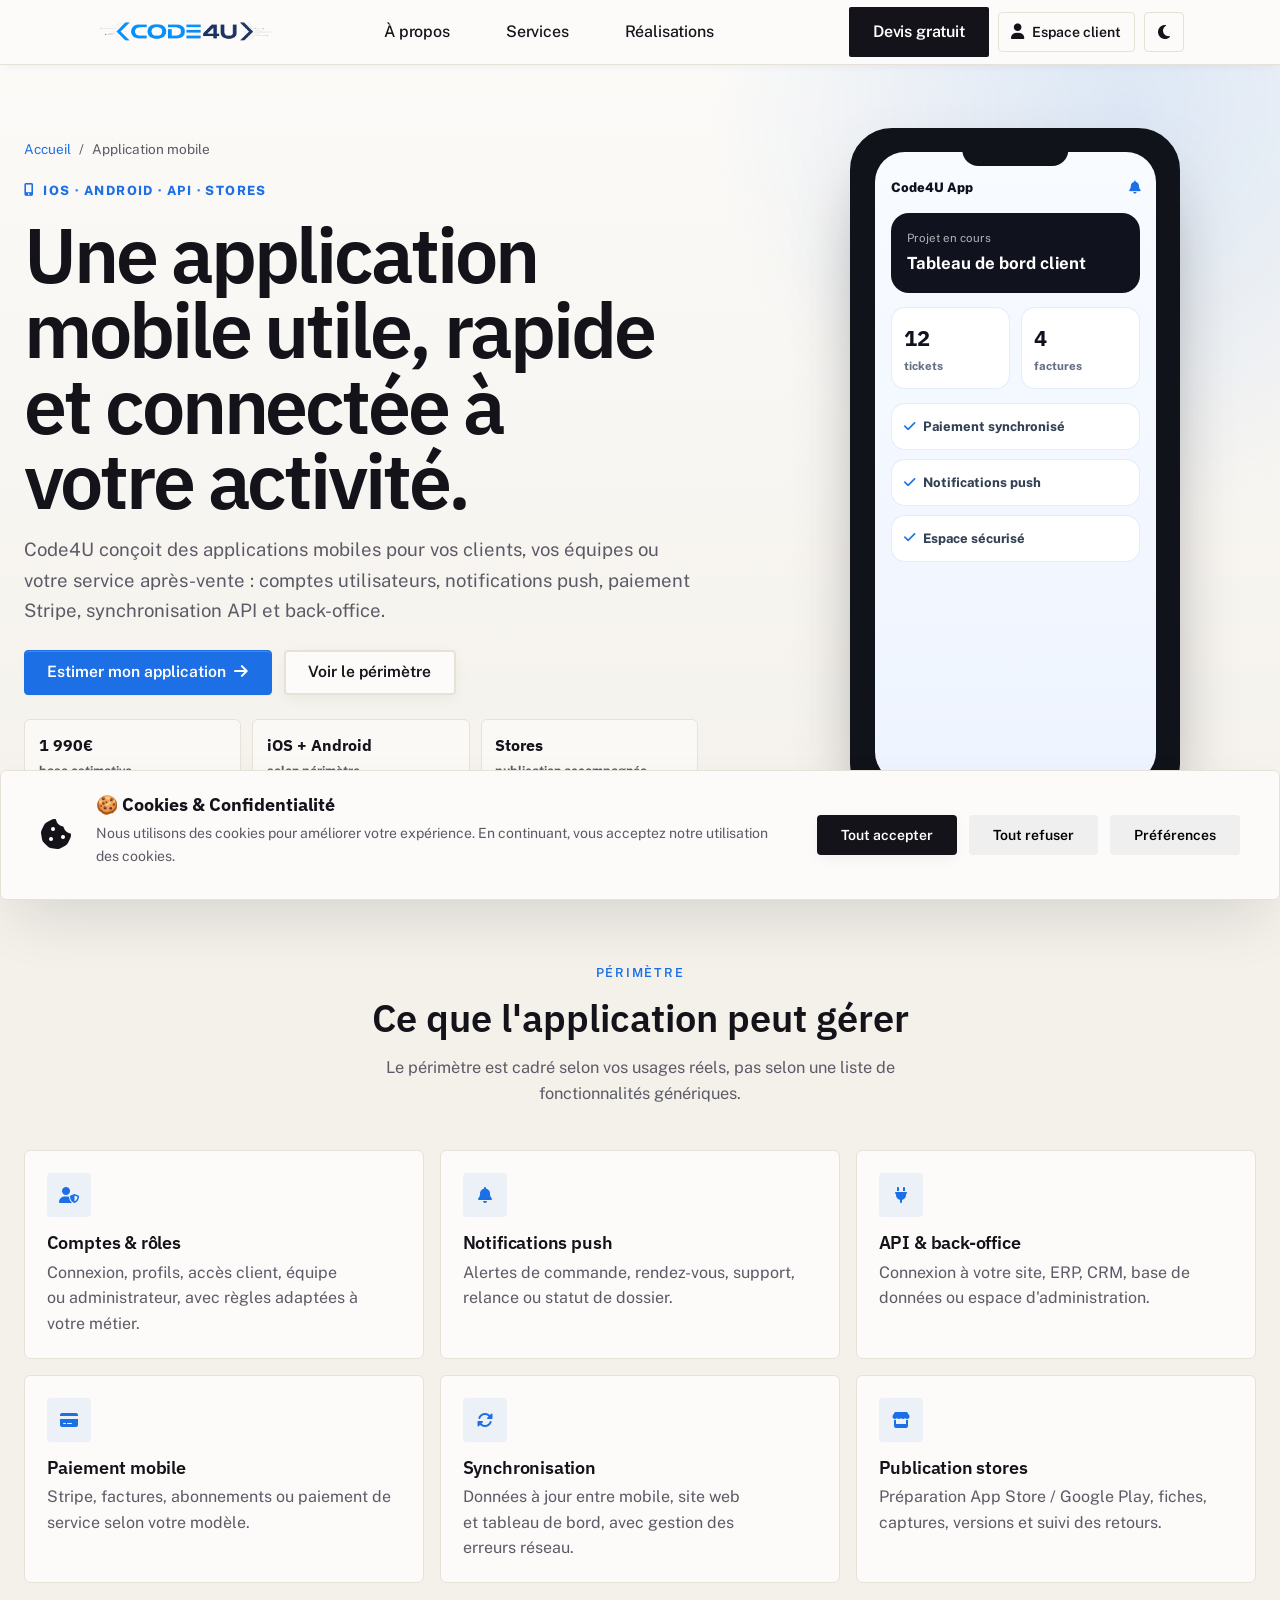
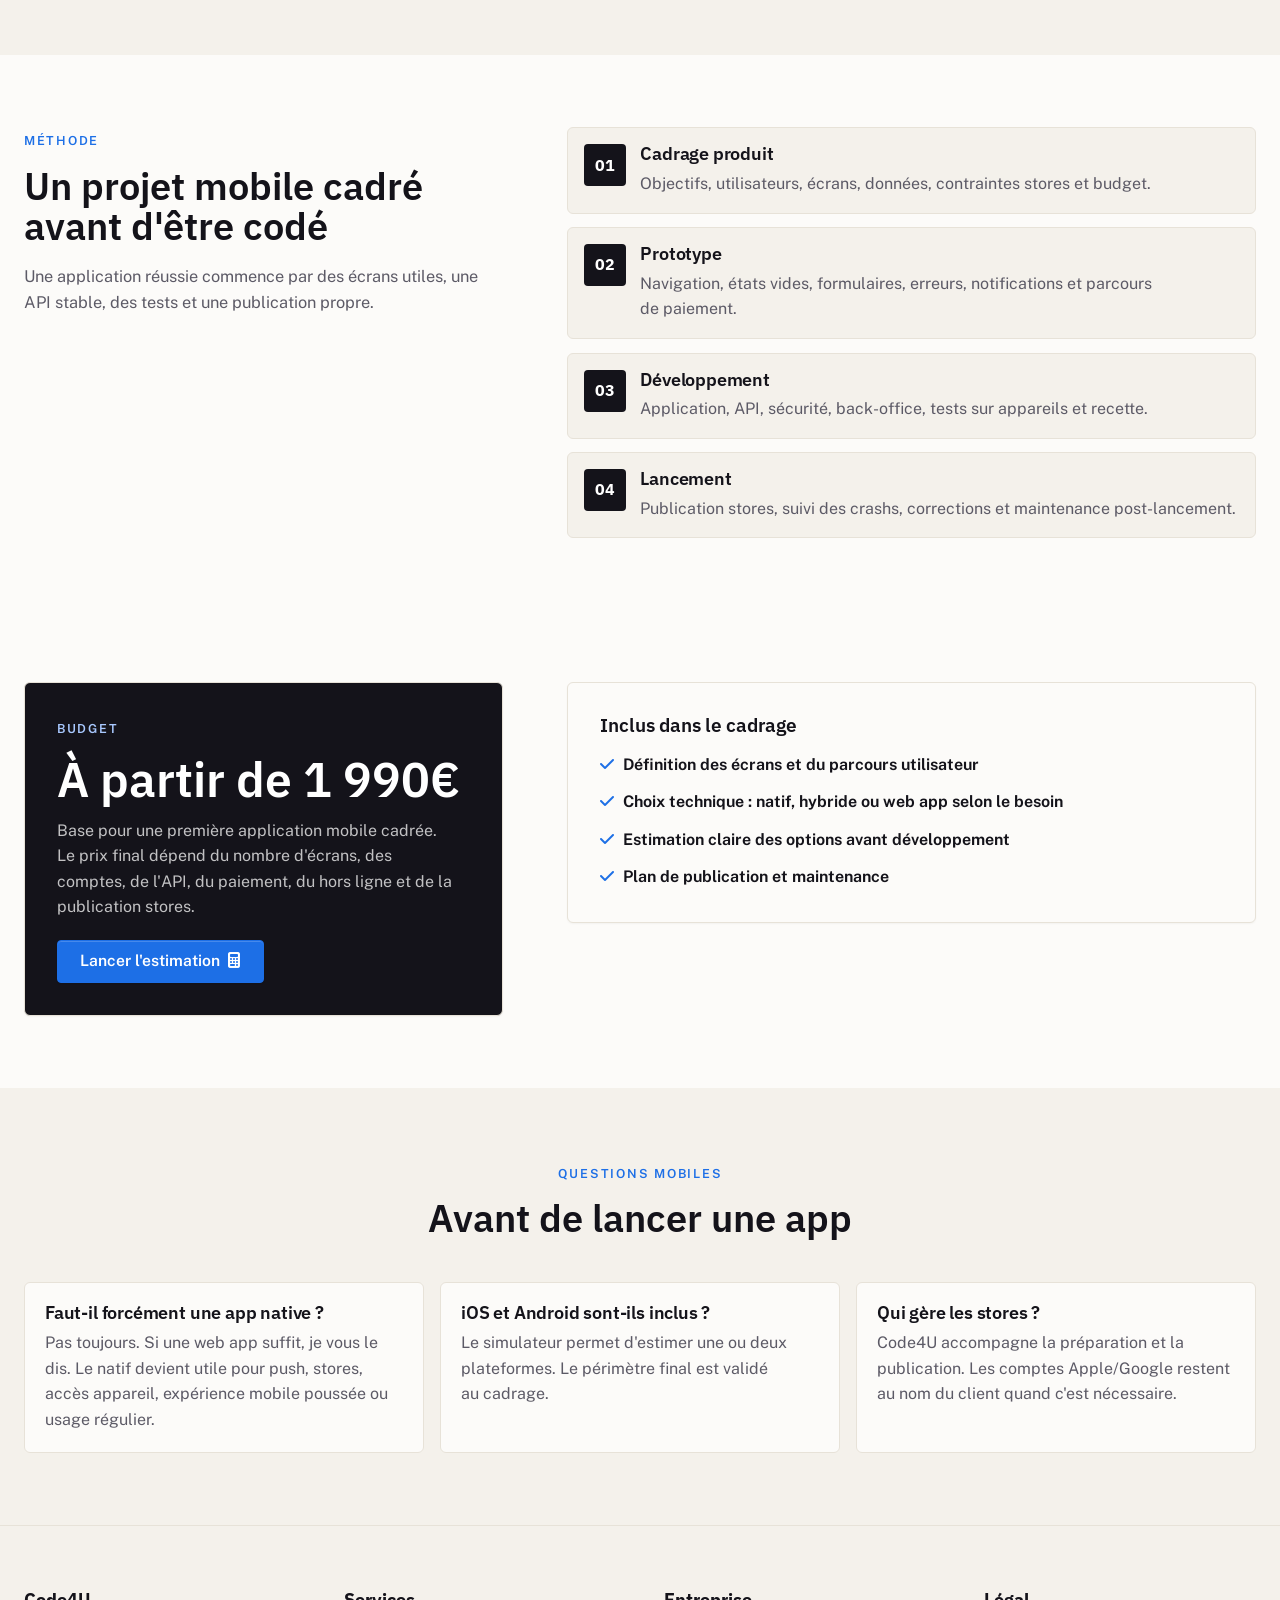
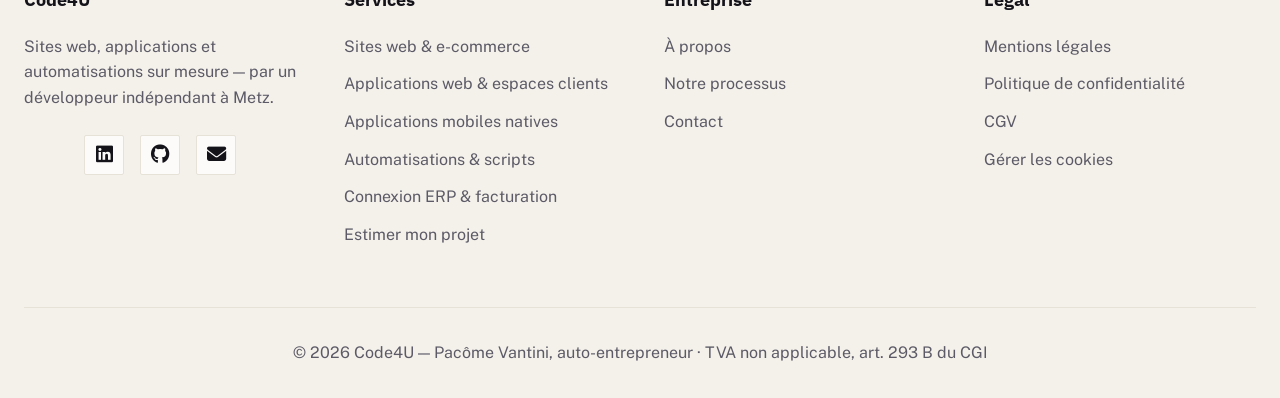
<file: application-mobile.html>
<!DOCTYPE html>
<html lang="fr">
<head>
    <meta charset="UTF-8">
    <meta name="viewport" content="width=device-width, initial-scale=1.0">

    <title>Développement Application Mobile iOS Android à Metz | Code4U</title>
    <meta name="title" content="Développement Application Mobile iOS Android à Metz | Code4U">
    <meta name="description" content="Développement d'application mobile iOS et Android à Metz : parcours client, comptes, notifications push, API, paiements Stripe, back-office et publication stores. Estimation dès 1 990€.">
    <meta name="keywords" content="développement application mobile Metz, application mobile iOS Android Metz, développeur mobile Metz, application native Lorraine, app mobile entreprise Grand Est">
    <meta name="robots" content="index, follow, max-image-preview:large, max-snippet:-1">
    <meta name="author" content="Pacôme VANTINI - Code4U">

    <meta property="og:type" content="website">
    <meta property="og:url" content="https://code4u.fr/application-mobile">
    <meta property="og:title" content="Développement Application Mobile | Code4U">
    <meta property="og:description" content="Applications mobiles iOS/Android connectées à votre activité : comptes, API, notifications, paiements et publication stores.">
    <meta property="og:image" content="https://code4u.fr/assets/images/og-web.jpg">
    <meta property="og:locale" content="fr_FR">
    <meta property="og:site_name" content="Code4U">

    <meta property="twitter:card" content="summary_large_image">
    <meta property="twitter:url" content="https://code4u.fr/application-mobile">
    <meta property="twitter:title" content="Application Mobile iOS Android | Code4U">
    <meta property="twitter:description" content="Développement mobile à Metz. Estimation immédiate dès 1 990€.">
    <meta property="twitter:image" content="https://code4u.fr/assets/images/og-web.jpg">

    <link rel="canonical" href="https://code4u.fr/application-mobile">
    <link rel="icon" type="image/png" href="assets/images/logo-carre.png">
    <link rel="preconnect" href="https://fonts.googleapis.com">
    <link rel="preconnect" href="https://fonts.gstatic.com" crossorigin>
    <link rel="stylesheet" href="assets/css/style.css">
    <link rel="stylesheet" href="assets/css/platform.css">
    <link href="https://fonts.googleapis.com/css2?family=IBM+Plex+Sans:wght@400;500;600;700&family=Public+Sans:wght@300;400;500;600;700;800&display=swap" rel="stylesheet">
    <link rel="stylesheet" href="https://cdnjs.cloudflare.com/ajax/libs/font-awesome/6.5.0/css/all.min.css">
</head>
<body class="mobile-service-page">
    <div id="header-placeholder"></div>

    <main id="main-content" role="main">
        <section class="mobile-hero" aria-labelledby="mobile-hero-title">
            <div class="container mobile-hero__grid">
                <div class="mobile-hero__copy">
                    <nav aria-label="Fil d'Ariane" class="mobile-breadcrumb">
                        <a href="/">Accueil</a>
                        <span aria-hidden="true">/</span>
                        <span>Application mobile</span>
                    </nav>
                    <span class="mobile-eyebrow"><i class="fas fa-mobile-screen-button" aria-hidden="true"></i> iOS · Android · API · Stores</span>
                    <h1 id="mobile-hero-title">Une application mobile utile, rapide et connectée à votre activité.</h1>
                    <p>
                        Code4U conçoit des applications mobiles pour vos clients, vos équipes ou votre service après-vente :
                        comptes utilisateurs, notifications push, paiement Stripe, synchronisation API et back-office.
                    </p>
                    <div class="mobile-hero__actions">
                        <a href="commander.html?service=mobile_native" class="btn btn-accent btn-hero" data-cta="mobile_estimate_hero">
                            Estimer mon application <i class="fas fa-arrow-right" aria-hidden="true"></i>
                        </a>
                        <a href="#mobile-scope" class="btn btn-secondary btn-hero" data-cta="mobile_scope_hero">
                            Voir le périmètre
                        </a>
                    </div>
                    <div class="mobile-proof">
                        <span><strong>1 990€</strong><small>base estimative</small></span>
                        <span><strong>iOS + Android</strong><small>selon périmètre</small></span>
                        <span><strong>Stores</strong><small>publication accompagnée</small></span>
                    </div>
                </div>

                <div class="mobile-device" aria-label="Aperçu d'application mobile Code4U">
                    <div class="mobile-device__frame">
                        <div class="mobile-device__notch"></div>
                        <div class="mobile-app-ui">
                            <div class="mobile-app-ui__top">
                                <span>Code4U App</span>
                                <i class="fas fa-bell" aria-hidden="true"></i>
                            </div>
                            <div class="mobile-app-ui__hero">
                                <small>Projet en cours</small>
                                <strong>Tableau de bord client</strong>
                            </div>
                            <div class="mobile-app-ui__stats">
                                <span><b>12</b><small>tickets</small></span>
                                <span><b>4</b><small>factures</small></span>
                            </div>
                            <div class="mobile-app-ui__list">
                                <span><i class="fas fa-check"></i> Paiement synchronisé</span>
                                <span><i class="fas fa-check"></i> Notifications push</span>
                                <span><i class="fas fa-check"></i> Espace sécurisé</span>
                            </div>
                        </div>
                    </div>
                </div>
            </div>
        </section>

        <section class="mobile-band" id="mobile-scope">
            <div class="container">
                <div class="section-header">
                    <span class="section-tag">Périmètre</span>
                    <h2 class="section-title">Ce que l'application peut gérer</h2>
                    <p class="section-subtitle">Le périmètre est cadré selon vos usages réels, pas selon une liste de fonctionnalités génériques.</p>
                </div>
                <div class="mobile-feature-grid">
                    <article class="mobile-feature">
                        <i class="fas fa-user-shield" aria-hidden="true"></i>
                        <h3>Comptes & rôles</h3>
                        <p>Connexion, profils, accès client, équipe ou administrateur, avec règles adaptées à votre métier.</p>
                    </article>
                    <article class="mobile-feature">
                        <i class="fas fa-bell" aria-hidden="true"></i>
                        <h3>Notifications push</h3>
                        <p>Alertes de commande, rendez-vous, support, relance ou statut de dossier.</p>
                    </article>
                    <article class="mobile-feature">
                        <i class="fas fa-plug" aria-hidden="true"></i>
                        <h3>API & back-office</h3>
                        <p>Connexion à votre site, ERP, CRM, base de données ou espace d'administration.</p>
                    </article>
                    <article class="mobile-feature">
                        <i class="fas fa-credit-card" aria-hidden="true"></i>
                        <h3>Paiement mobile</h3>
                        <p>Stripe, factures, abonnements ou paiement de service selon votre modèle.</p>
                    </article>
                    <article class="mobile-feature">
                        <i class="fas fa-rotate" aria-hidden="true"></i>
                        <h3>Synchronisation</h3>
                        <p>Données à jour entre mobile, site web et tableau de bord, avec gestion des erreurs réseau.</p>
                    </article>
                    <article class="mobile-feature">
                        <i class="fas fa-store" aria-hidden="true"></i>
                        <h3>Publication stores</h3>
                        <p>Préparation App Store / Google Play, fiches, captures, versions et suivi des retours.</p>
                    </article>
                </div>
            </div>
        </section>

        <section class="mobile-split">
            <div class="container mobile-split__grid">
                <div>
                    <span class="section-tag">Méthode</span>
                    <h2 class="section-title">Un projet mobile cadré avant d'être codé</h2>
                    <p class="section-subtitle">Une application réussie commence par des écrans utiles, une API stable, des tests et une publication propre.</p>
                </div>
                <div class="mobile-roadmap">
                    <article><span>01</span><div><h3>Cadrage produit</h3><p>Objectifs, utilisateurs, écrans, données, contraintes stores et budget.</p></div></article>
                    <article><span>02</span><div><h3>Prototype</h3><p>Navigation, états vides, formulaires, erreurs, notifications et parcours de paiement.</p></div></article>
                    <article><span>03</span><div><h3>Développement</h3><p>Application, API, sécurité, back-office, tests sur appareils et recette.</p></div></article>
                    <article><span>04</span><div><h3>Lancement</h3><p>Publication stores, suivi des crashs, corrections et maintenance post-lancement.</p></div></article>
                </div>
            </div>
        </section>

        <section class="mobile-pricing">
            <div class="container mobile-pricing__grid">
                <div class="mobile-pricing__card">
                    <span class="section-tag">Budget</span>
                    <h2>À partir de 1 990€</h2>
                    <p>Base pour une première application mobile cadrée. Le prix final dépend du nombre d'écrans, des comptes, de l'API, du paiement, du hors ligne et de la publication stores.</p>
                    <a href="commander.html?service=mobile_native" class="btn btn-accent btn-hero" data-cta="mobile_estimate_pricing">
                        Lancer l'estimation <i class="fas fa-calculator" aria-hidden="true"></i>
                    </a>
                </div>
                <div class="mobile-pricing__details">
                    <h3>Inclus dans le cadrage</h3>
                    <ul>
                        <li><i class="fas fa-check"></i> Définition des écrans et du parcours utilisateur</li>
                        <li><i class="fas fa-check"></i> Choix technique : natif, hybride ou web app selon le besoin</li>
                        <li><i class="fas fa-check"></i> Estimation claire des options avant développement</li>
                        <li><i class="fas fa-check"></i> Plan de publication et maintenance</li>
                    </ul>
                </div>
            </div>
        </section>

        <section class="mobile-faq">
            <div class="container">
                <div class="section-header">
                    <span class="section-tag">Questions mobiles</span>
                    <h2 class="section-title">Avant de lancer une app</h2>
                </div>
                <div class="mobile-faq__grid">
                    <article>
                        <h3>Faut-il forcément une app native ?</h3>
                        <p>Pas toujours. Si une web app suffit, je vous le dis. Le natif devient utile pour push, stores, accès appareil, expérience mobile poussée ou usage régulier.</p>
                    </article>
                    <article>
                        <h3>iOS et Android sont-ils inclus ?</h3>
                        <p>Le simulateur permet d'estimer une ou deux plateformes. Le périmètre final est validé au cadrage.</p>
                    </article>
                    <article>
                        <h3>Qui gère les stores ?</h3>
                        <p>Code4U accompagne la préparation et la publication. Les comptes Apple/Google restent au nom du client quand c'est nécessaire.</p>
                    </article>
                </div>
            </div>
        </section>
    </main>

    <div id="footer-placeholder"></div>

    <script type="application/ld+json">
    {
      "@context": "https://schema.org",
      "@type": "Service",
      "name": "Développement d'application mobile iOS et Android",
      "provider": {
        "@type": "LocalBusiness",
        "name": "Code4U",
        "url": "https://code4u.fr"
      },
      "areaServed": ["Metz", "Lorraine", "Grand Est", "France"],
      "serviceType": "Développement mobile iOS et Android",
      "offers": {
        "@type": "Offer",
        "price": "1990",
        "priceCurrency": "EUR",
        "availability": "https://schema.org/InStock"
      },
      "url": "https://code4u.fr/application-mobile"
    }
    </script>
    <script src="assets/js/template-loader.js"></script>
    <script src="assets/js/main.js" defer></script>
    <script src="assets/js/chatbot-ai.js"></script>
</body>
</html>
</file>
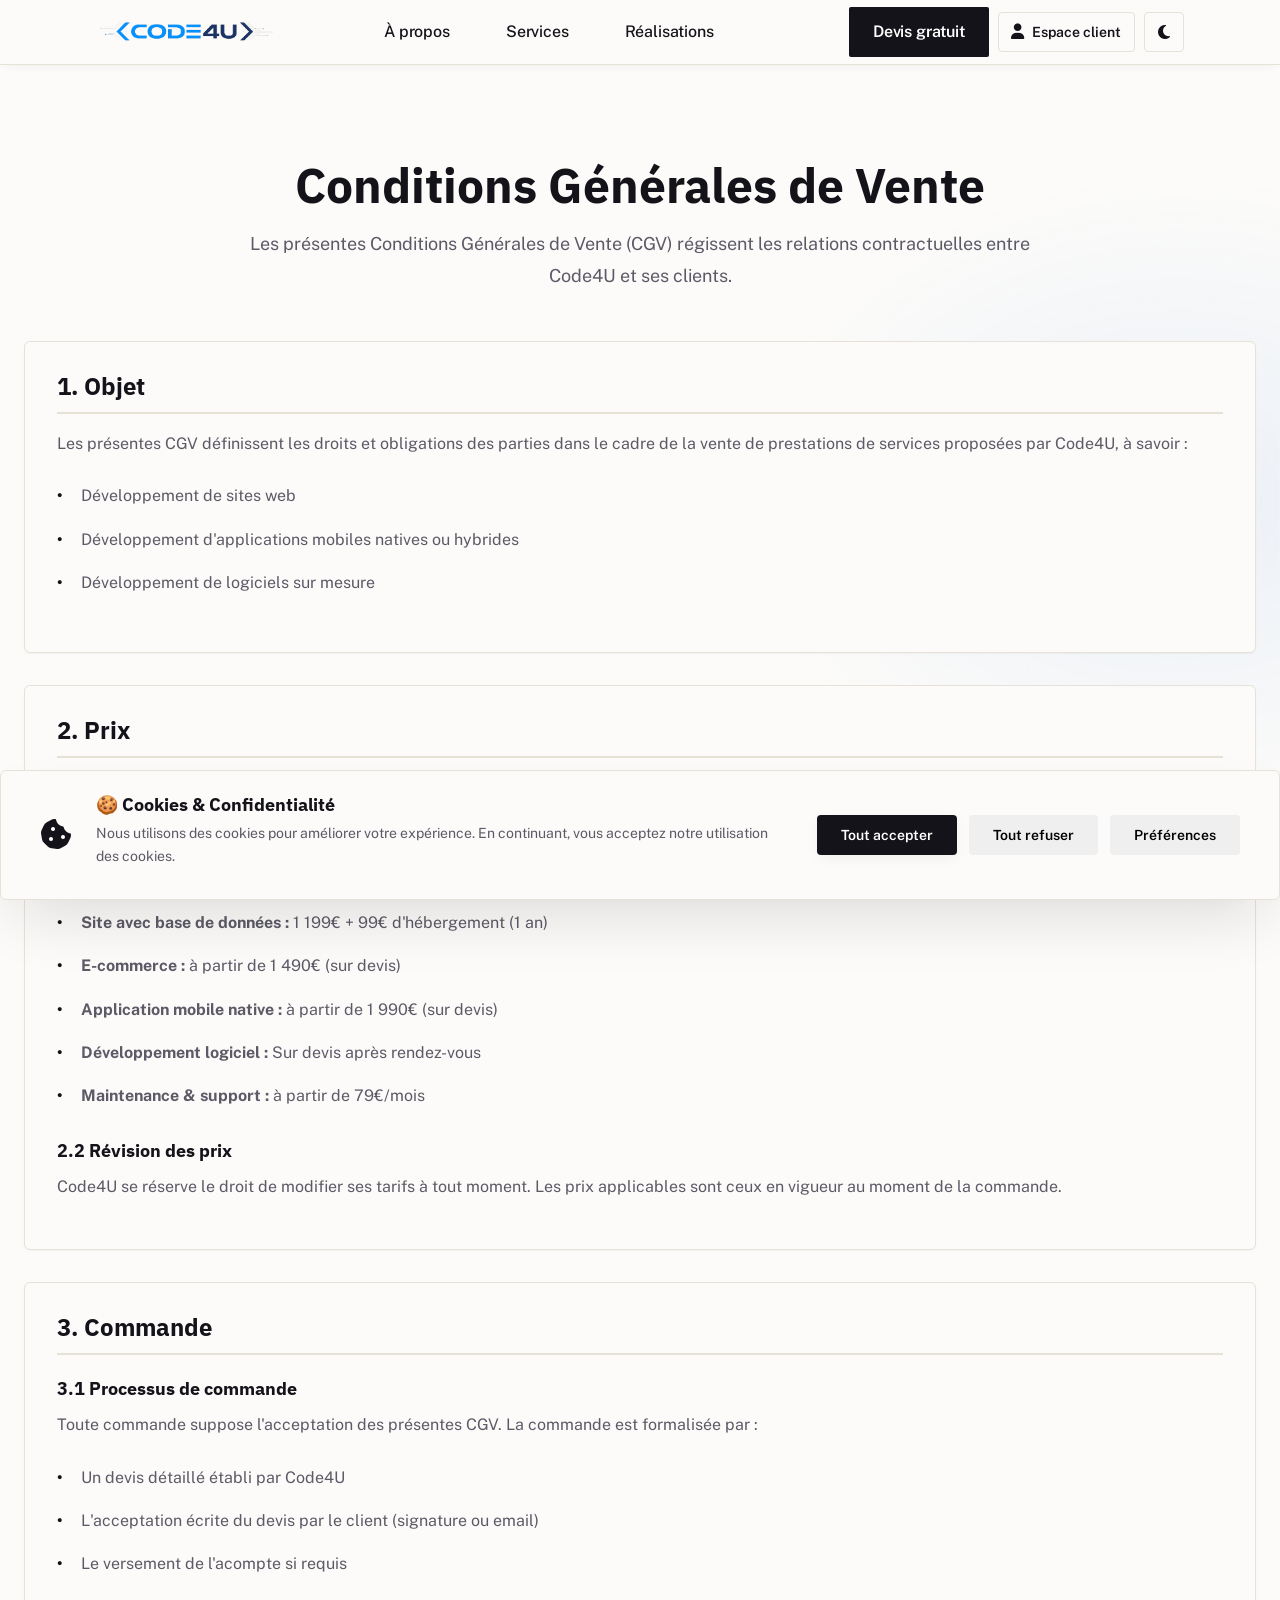
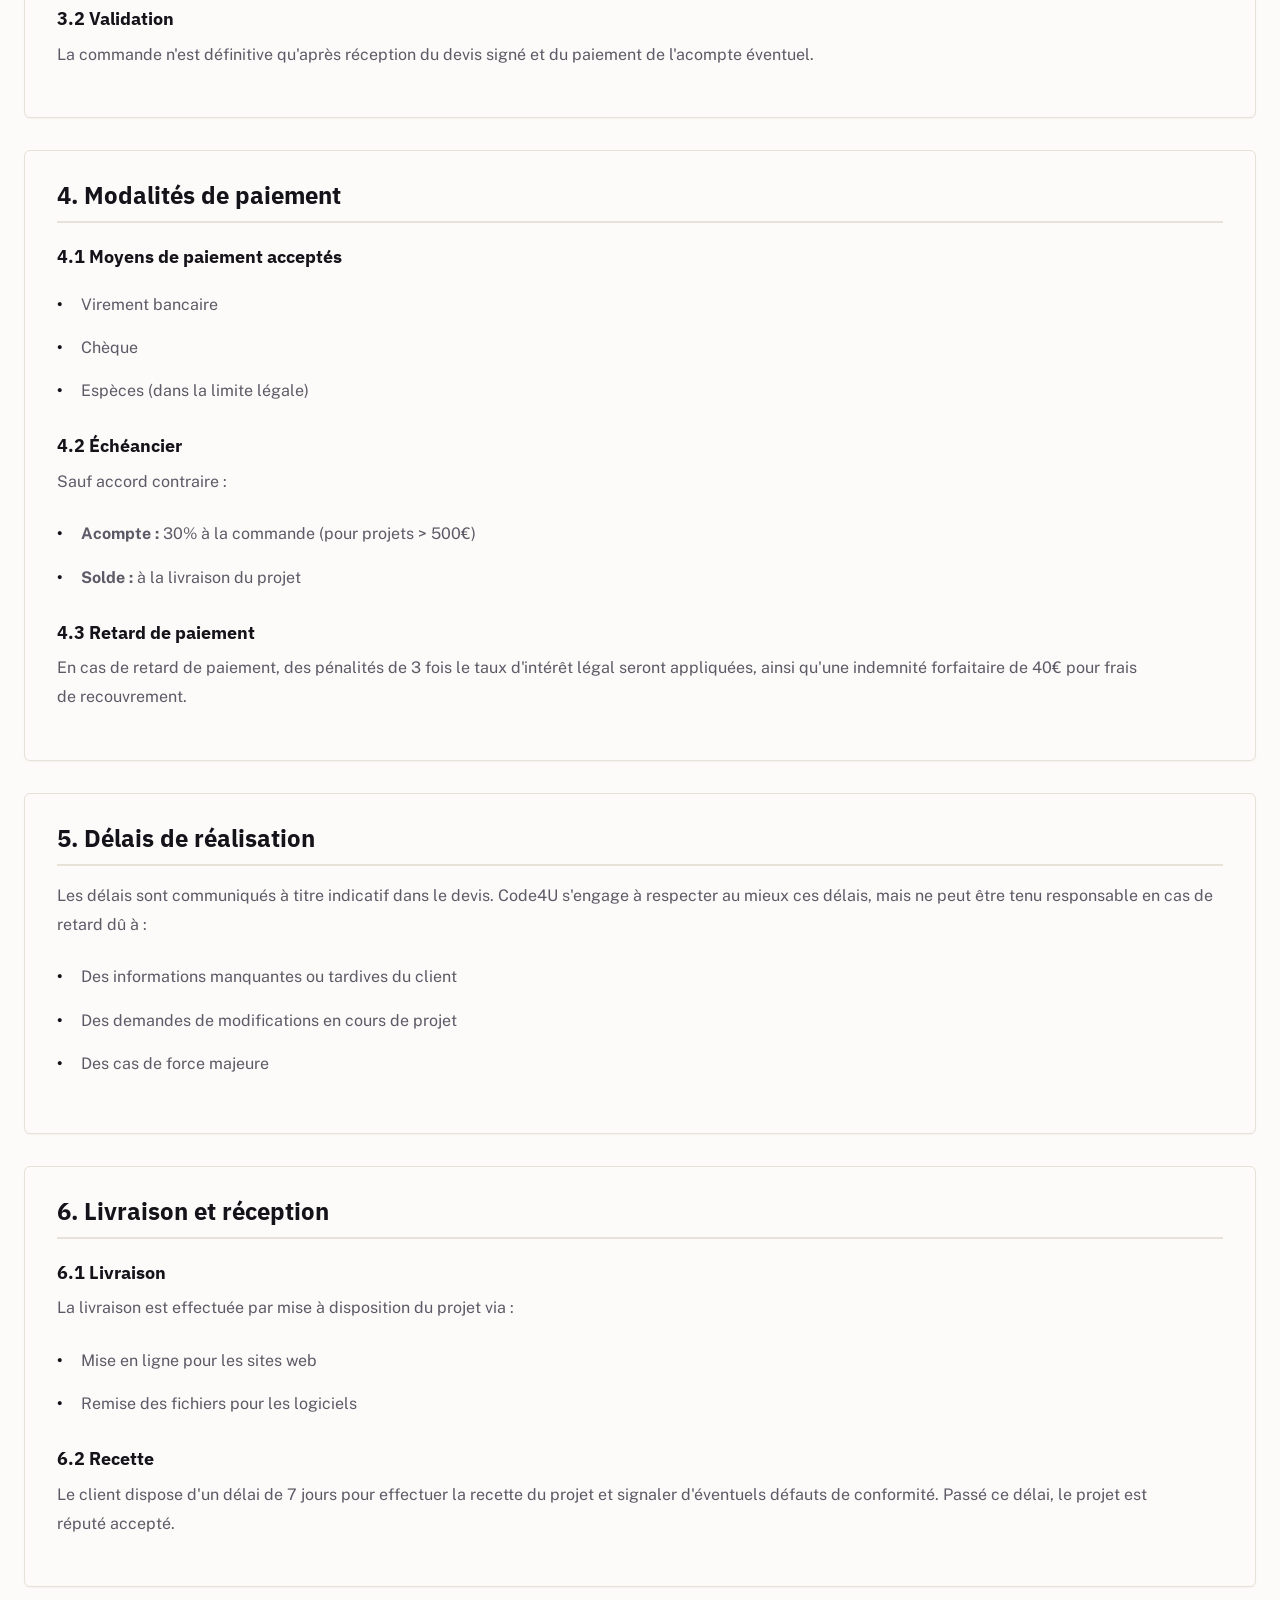
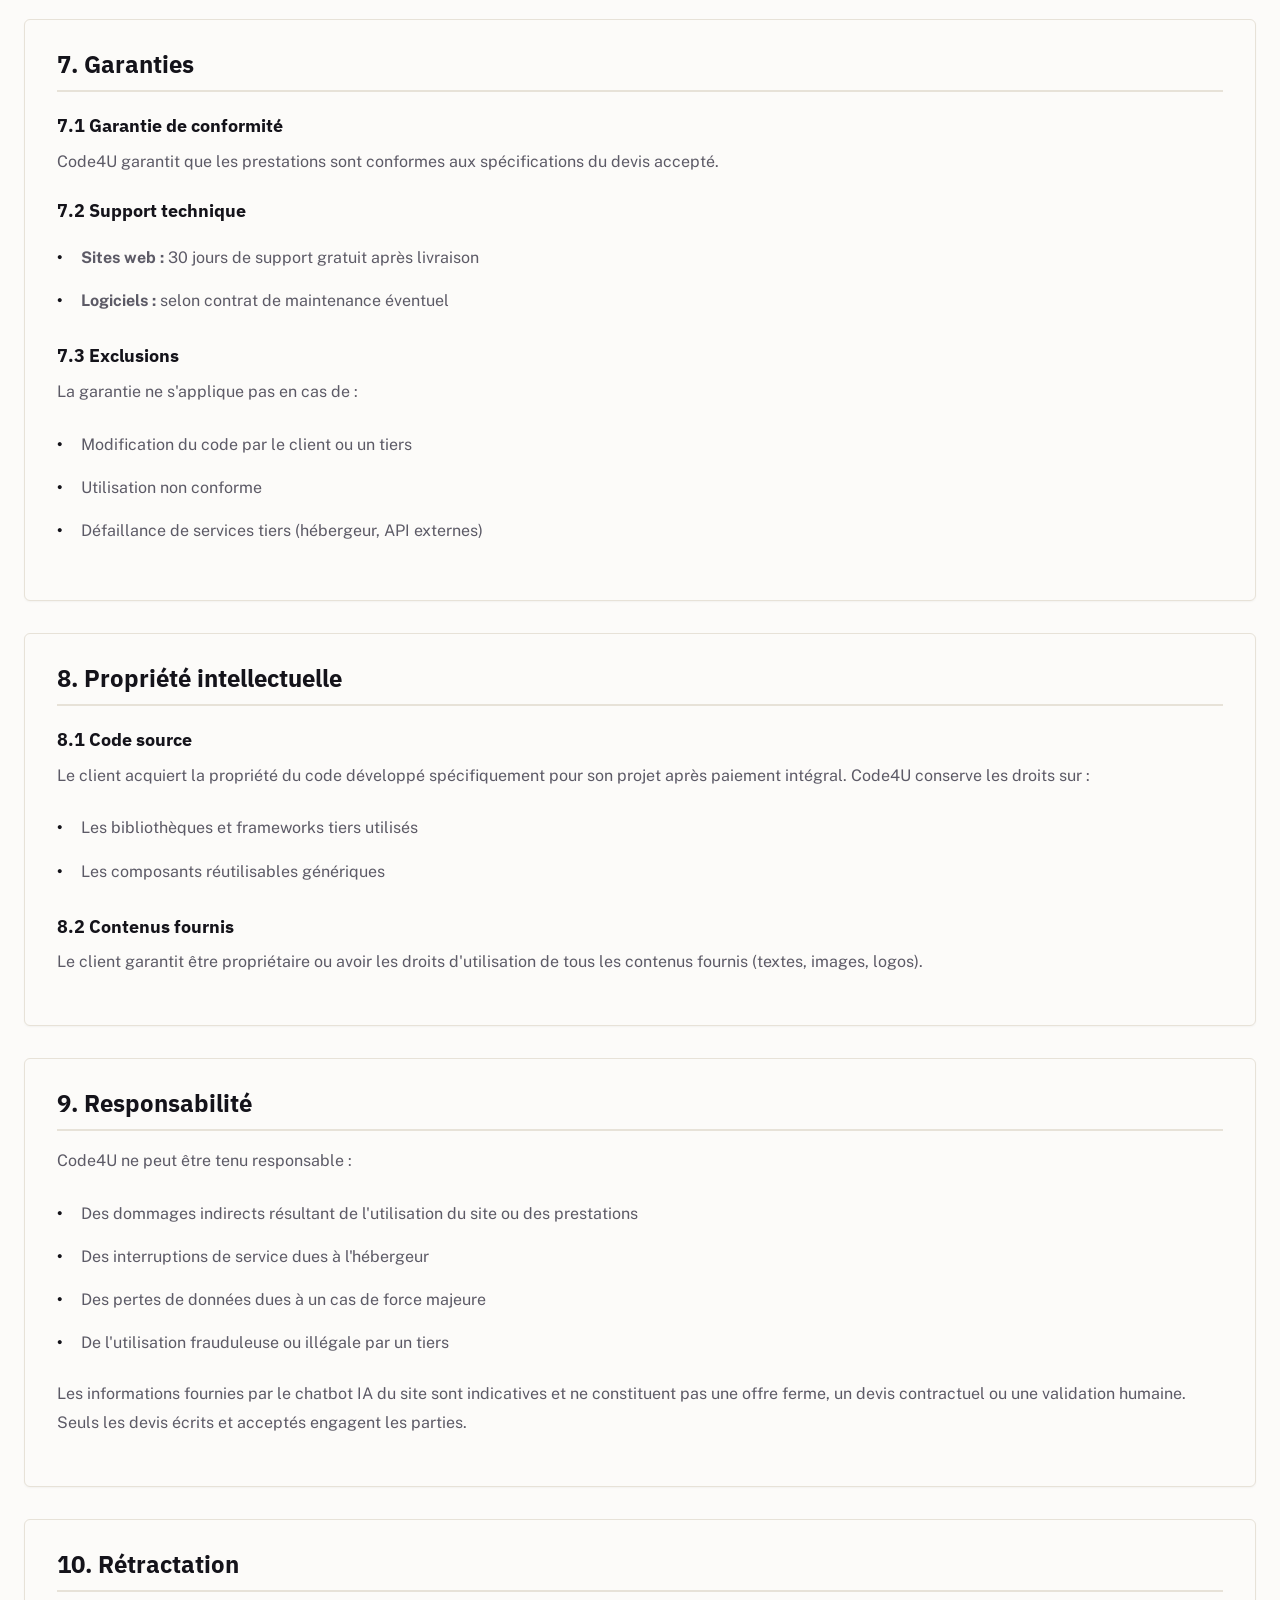
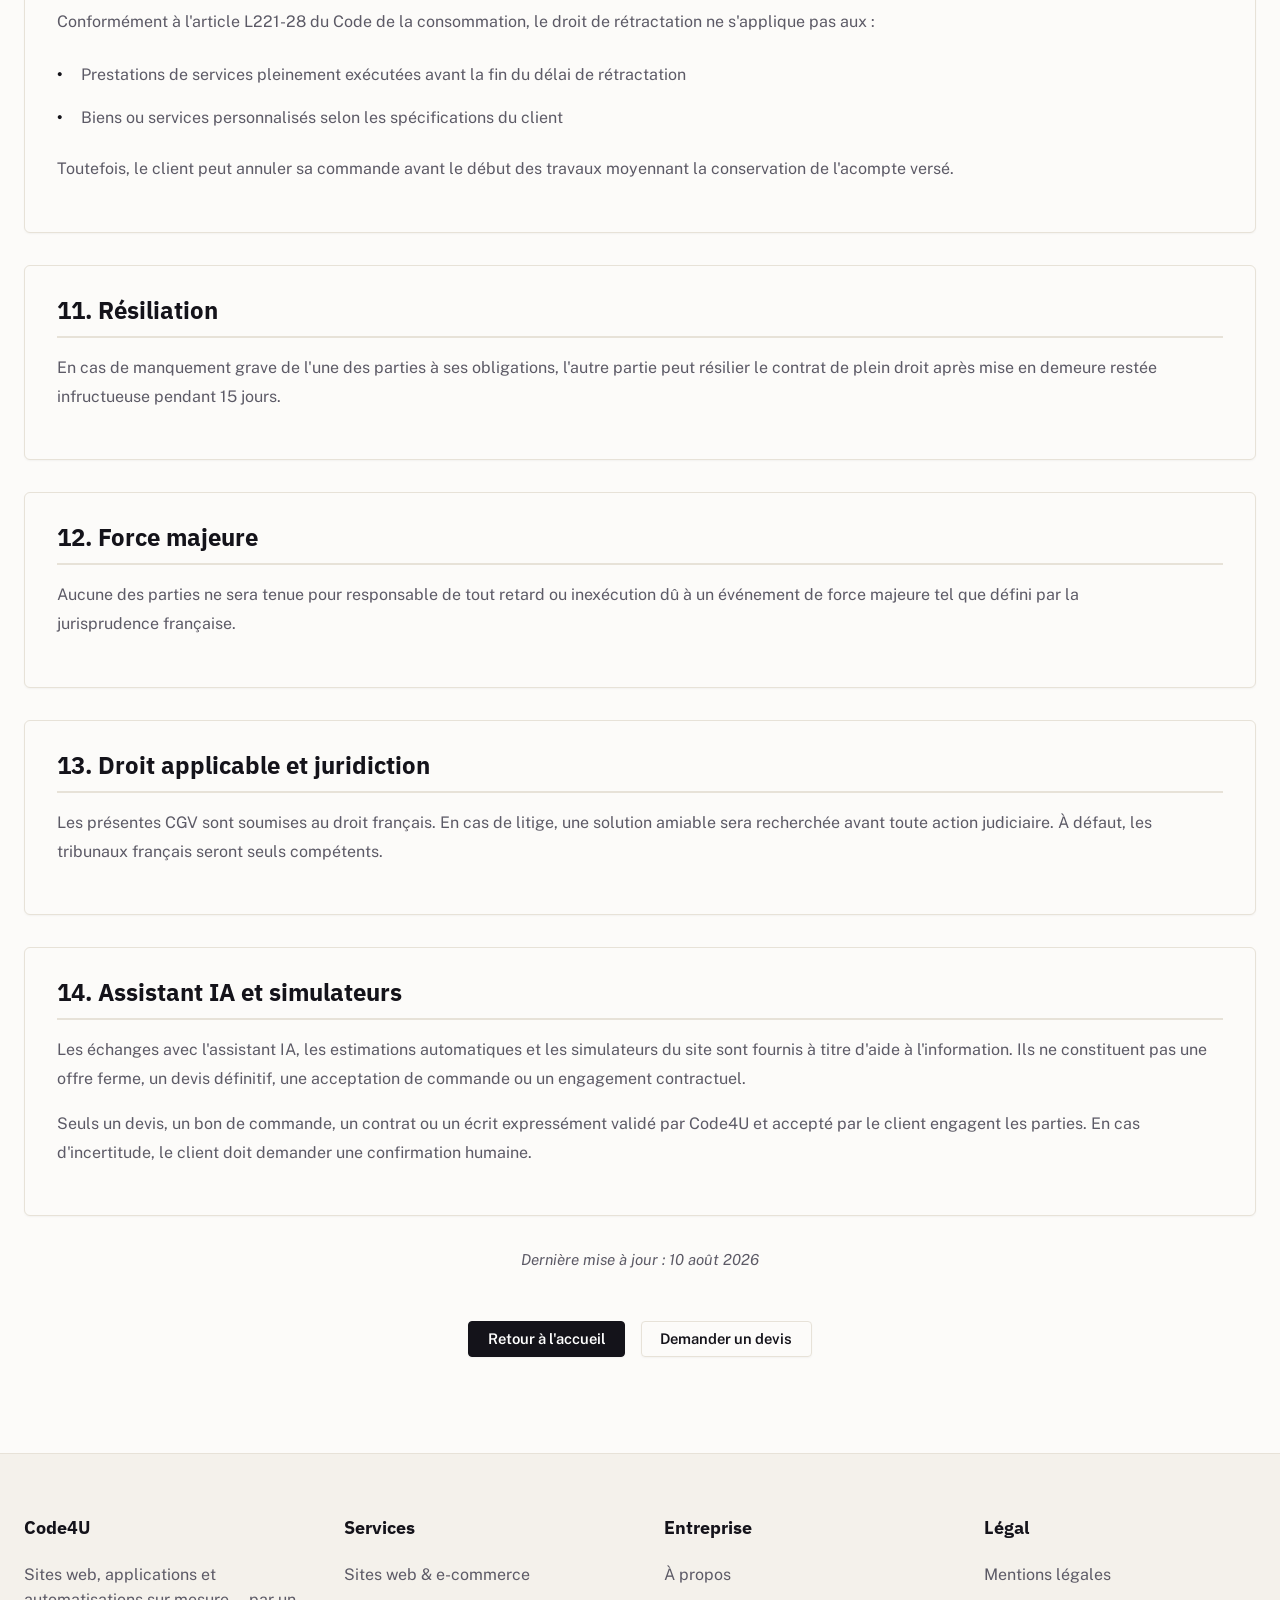
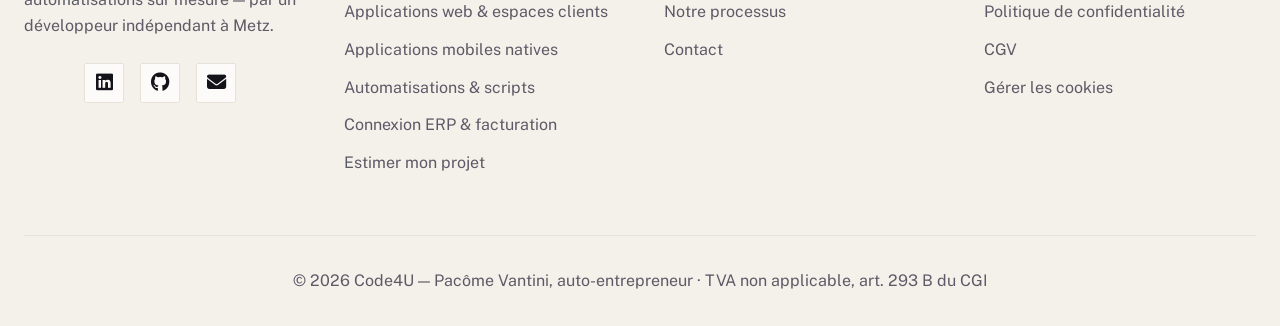
<file: cgv.html>
<!DOCTYPE html>
<html lang="fr">
<head>
    <meta charset="UTF-8">
    <meta name="viewport" content="width=device-width, initial-scale=1.0">
    <title>CGV - Conditions Générales de Vente | Code4U Metz</title>
    <meta name="description" content="Conditions générales de vente Code4U : création de sites web, logiciels sur mesure, tarifs et modalités à Metz.">
    <meta name="robots" content="index, follow">
    <link rel="canonical" href="https://code4u.fr/cgv">
    <link rel="icon" type="image" href="assets/images/logo-carre-blanc.png" sizes="48x48">
    <link rel="stylesheet" href="assets/css/style.css">
    <link rel="stylesheet" href="assets/css/platform.css">
    <link href="https://fonts.googleapis.com/css2?family=IBM+Plex+Sans:wght@400;500;600;700&family=Public+Sans:wght@300;400;500;600;700;800&display=swap" rel="stylesheet">
    <link rel="stylesheet" href="https://cdnjs.cloudflare.com/ajax/libs/font-awesome/6.4.0/css/all.min.css">
</head>
<body>
    <!-- Header Template -->
    <div id="header-placeholder"></div>

    <section class="legal-page">
        <div class="container">
            <h1>Conditions Générales de Vente</h1>
            <p class="legal-intro">Les présentes Conditions Générales de Vente (CGV) régissent les relations contractuelles entre Code4U et ses clients.</p>

            <div class="legal-section">
                <h2>1. Objet</h2>
                <p>Les présentes CGV définissent les droits et obligations des parties dans le cadre de la vente de prestations de services proposées par Code4U, à savoir :</p>
                <ul>
                    <li>Développement de sites web</li>
                    <li>Développement d'applications mobiles natives ou hybrides</li>
                    <li>Développement de logiciels sur mesure</li>
                </ul>
            </div>

            <div class="legal-section">
                <h2>2. Prix</h2>
                <h3>2.1 Tarifs</h3>
                <p>Les prix sont indiqués en euros (€) hors taxes. Les tarifs en vigueur sont :</p>
                <ul>
                    <li><strong>Site vitrine simple :</strong> 599€ + 99€ d'hébergement (1 an)</li>
                    <li><strong>Site avec base de données :</strong> 1 199€ + 99€ d'hébergement (1 an)</li>
                    <li><strong>E-commerce :</strong> à partir de 1 490€ (sur devis)</li>
                    <li><strong>Application mobile native :</strong> à partir de 1 990€ (sur devis)</li>
                    <li><strong>Développement logiciel :</strong> Sur devis après rendez-vous</li>
                    <li><strong>Maintenance & support :</strong> à partir de 79€/mois</li>
                </ul>

                <h3>2.2 Révision des prix</h3>
                <p>Code4U se réserve le droit de modifier ses tarifs à tout moment. Les prix applicables sont ceux en vigueur au moment de la commande.</p>
            </div>

            <div class="legal-section">
                <h2>3. Commande</h2>
                <h3>3.1 Processus de commande</h3>
                <p>Toute commande suppose l'acceptation des présentes CGV. La commande est formalisée par :</p>
                <ul>
                    <li>Un devis détaillé établi par Code4U</li>
                    <li>L'acceptation écrite du devis par le client (signature ou email)</li>
                    <li>Le versement de l'acompte si requis</li>
                </ul>

                <h3>3.2 Validation</h3>
                <p>La commande n'est définitive qu'après réception du devis signé et du paiement de l'acompte éventuel.</p>
            </div>

            <div class="legal-section">
                <h2>4. Modalités de paiement</h2>
                <h3>4.1 Moyens de paiement acceptés</h3>
                <ul>
                    <li>Virement bancaire</li>
                    <li>Chèque</li>
                    <li>Espèces (dans la limite légale)</li>
                </ul>

                <h3>4.2 Échéancier</h3>
                <p>Sauf accord contraire :</p>
                <ul>
                    <li><strong>Acompte :</strong> 30% à la commande (pour projets &gt; 500€)</li>
                    <li><strong>Solde :</strong> à la livraison du projet</li>
                </ul>

                <h3>4.3 Retard de paiement</h3>
                <p>En cas de retard de paiement, des pénalités de 3 fois le taux d'intérêt légal seront appliquées, ainsi qu'une indemnité forfaitaire de 40€ pour frais de recouvrement.</p>
            </div>

            <div class="legal-section">
                <h2>5. Délais de réalisation</h2>
                <p>Les délais sont communiqués à titre indicatif dans le devis. Code4U s'engage à respecter au mieux ces délais, mais ne peut être tenu responsable en cas de retard dû à :</p>
                <ul>
                    <li>Des informations manquantes ou tardives du client</li>
                    <li>Des demandes de modifications en cours de projet</li>
                    <li>Des cas de force majeure</li>
                </ul>
            </div>

            <div class="legal-section">
                <h2>6. Livraison et réception</h2>
                <h3>6.1 Livraison</h3>
                <p>La livraison est effectuée par mise à disposition du projet via :</p>
                <ul>
                    <li>Mise en ligne pour les sites web</li>
                    <li>Remise des fichiers pour les logiciels</li>
                </ul>

                <h3>6.2 Recette</h3>
                <p>Le client dispose d'un délai de 7 jours pour effectuer la recette du projet et signaler d'éventuels défauts de conformité. Passé ce délai, le projet est réputé accepté.</p>
            </div>

            <div class="legal-section">
                <h2>7. Garanties</h2>
                <h3>7.1 Garantie de conformité</h3>
                <p>Code4U garantit que les prestations sont conformes aux spécifications du devis accepté.</p>

                <h3>7.2 Support technique</h3>
                <ul>
                    <li><strong>Sites web :</strong> 30 jours de support gratuit après livraison</li>
                    <li><strong>Logiciels :</strong> selon contrat de maintenance éventuel</li>
                </ul>

                <h3>7.3 Exclusions</h3>
                <p>La garantie ne s'applique pas en cas de :</p>
                <ul>
                    <li>Modification du code par le client ou un tiers</li>
                    <li>Utilisation non conforme</li>
                    <li>Défaillance de services tiers (hébergeur, API externes)</li>
                </ul>
            </div>

            <div class="legal-section">
                <h2>8. Propriété intellectuelle</h2>
                <h3>8.1 Code source</h3>
                <p>Le client acquiert la propriété du code développé spécifiquement pour son projet après paiement intégral. Code4U conserve les droits sur :</p>
                <ul>
                    <li>Les bibliothèques et frameworks tiers utilisés</li>
                    <li>Les composants réutilisables génériques</li>
                </ul>

                <h3>8.2 Contenus fournis</h3>
                <p>Le client garantit être propriétaire ou avoir les droits d'utilisation de tous les contenus fournis (textes, images, logos).</p>
            </div>

            <div class="legal-section">
                <h2>9. Responsabilité</h2>
                <p>Code4U ne peut être tenu responsable :</p>
                <ul>
                    <li>Des dommages indirects résultant de l'utilisation du site ou des prestations</li>
                    <li>Des interruptions de service dues à l'hébergeur</li>
                    <li>Des pertes de données dues à un cas de force majeure</li>
                    <li>De l'utilisation frauduleuse ou illégale par un tiers</li>
                </ul>
                <p>Les informations fournies par le chatbot IA du site sont indicatives et ne constituent pas une offre ferme, un devis contractuel ou une validation humaine. Seuls les devis écrits et acceptés engagent les parties.</p>
            </div>

            <div class="legal-section">
                <h2>10. Rétractation</h2>
                <p>Conformément à l'article L221-28 du Code de la consommation, le droit de rétractation ne s'applique pas aux :</p>
                <ul>
                    <li>Prestations de services pleinement exécutées avant la fin du délai de rétractation</li>
                    <li>Biens ou services personnalisés selon les spécifications du client</li>
                </ul>
                <p>Toutefois, le client peut annuler sa commande avant le début des travaux moyennant la conservation de l'acompte versé.</p>
            </div>

            <div class="legal-section">
                <h2>11. Résiliation</h2>
                <p>En cas de manquement grave de l'une des parties à ses obligations, l'autre partie peut résilier le contrat de plein droit après mise en demeure restée infructueuse pendant 15 jours.</p>
            </div>

            <div class="legal-section">
                <h2>12. Force majeure</h2>
                <p>Aucune des parties ne sera tenue pour responsable de tout retard ou inexécution dû à un événement de force majeure tel que défini par la jurisprudence française.</p>
            </div>

            <div class="legal-section">
                <h2>13. Droit applicable et juridiction</h2>
                <p>Les présentes CGV sont soumises au droit français. En cas de litige, une solution amiable sera recherchée avant toute action judiciaire. À défaut, les tribunaux français seront seuls compétents.</p>
            </div>

            <div class="legal-section">
                <h2>14. Assistant IA et simulateurs</h2>
                <p>Les échanges avec l'assistant IA, les estimations automatiques et les simulateurs du site sont fournis à titre d'aide à l'information. Ils ne constituent pas une offre ferme, un devis définitif, une acceptation de commande ou un engagement contractuel.</p>
                <p>Seuls un devis, un bon de commande, un contrat ou un écrit expressément validé par Code4U et accepté par le client engagent les parties. En cas d'incertitude, le client doit demander une confirmation humaine.</p>
            </div>

            <p class="legal-date"><em>Dernière mise à jour : 10 août 2026</em></p>

            <div class="legal-cta">
                <a href="/" class="btn btn-primary">Retour à l'accueil</a>
                <a href="/#contact" class="btn btn-secondary">Demander un devis</a>
            </div>
        </div>
    </section>

    <!-- Footer Template -->
    <div id="footer-placeholder"></div>

    <script src="assets/js/template-loader.js"></script>
    <script src="assets/js/main.js" defer></script>
    <script src="assets/js/chatbot-ai.js"></script>
</body>
</html>
</file>
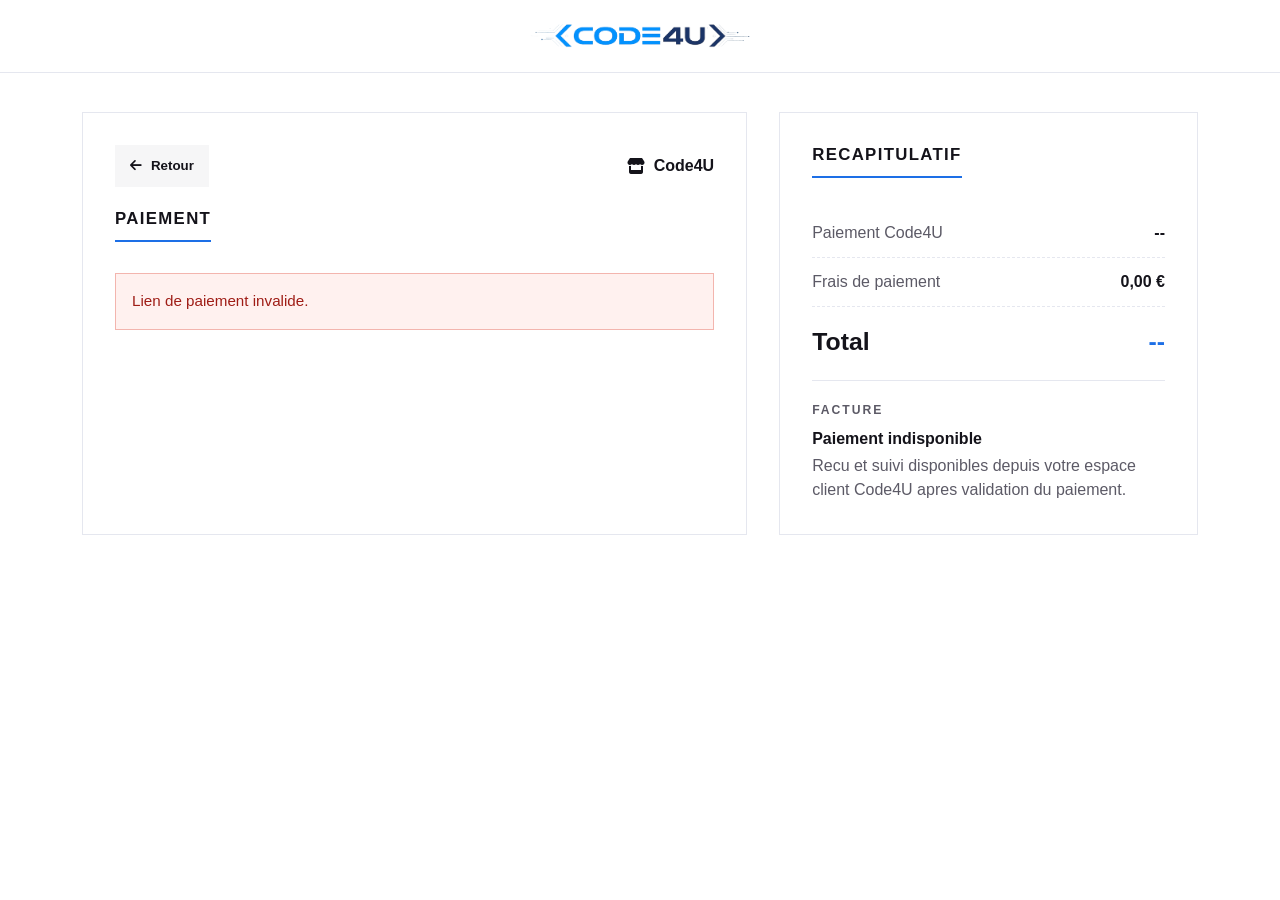
<file: checkout.html>
<!DOCTYPE html>
<html lang="fr">
<head>
    <meta charset="UTF-8">
    <meta name="viewport" content="width=device-width, initial-scale=1.0">
    <meta name="robots" content="noindex, nofollow, noarchive">
    <title>Paiement securise - Code4U</title>
    <link rel="icon" href="assets/images/logo.png">
    <link rel="stylesheet" href="https://cdnjs.cloudflare.com/ajax/libs/font-awesome/6.5.1/css/all.min.css">
    <style>
        :root {
            --brand: #1d6fe6;
            --brand-dark: #14131a;
            --brand-soft: #eef5ff;
            --cobalt: #4a5bf0;
            --ink: #14131a;
            --muted: #5c5a66;
            --line: #e5e7ef;
            --soft: #fcfbf9;
            --panel: #ffffff;
        }
        * { box-sizing: border-box; }
        [hidden] { display: none !important; }
        body {
            margin: 0;
            min-height: 100vh;
            font-family: Public Sans, Arial, sans-serif;
            color: var(--ink);
            background: #fff;
        }
        .checkout-hero {
            background: #fff;
            border-bottom: 1px solid var(--line);
        }
        .hero-inner {
            max-width: 1180px;
            margin: 0 auto;
            padding: 1.1rem 2rem;
            display: flex;
            justify-content: center;
            align-items: center;
        }
        .checkout-logo {
            display: block;
            width: min(220px, 52vw);
            height: auto;
        }
        .checkout {
            display: grid;
            grid-template-columns: minmax(0, 1.35fr) minmax(320px, 0.85fr);
            gap: 2rem;
            max-width: 1180px;
            margin: 0 auto;
            padding: 2.4rem 2rem;
        }
        .panel {
            border: 1px solid var(--line);
            background: var(--panel);
            padding: clamp(1.4rem, 3vw, 2rem);
        }
        .panel-title {
            font-size: 1.05rem;
            letter-spacing: 0.08em;
            margin: 0 0 1.9rem;
            text-transform: uppercase;
            display: inline-block;
            padding-bottom: 0.7rem;
            border-bottom: 2px solid var(--brand);
        }
        .back-row {
            display: flex;
            align-items: center;
            justify-content: space-between;
            gap: 1rem;
            margin-bottom: 1.4rem;
        }
        .back {
            display: inline-flex;
            align-items: center;
            gap: 0.55rem;
            min-height: 42px;
            padding: 0 0.95rem;
            border: 0;
            border-radius: 0;
            background: #f6f6f7;
            color: var(--ink);
            font-weight: 800;
            cursor: pointer;
        }
        .brand-name {
            display: inline-flex;
            align-items: center;
            gap: 0.55rem;
            font-weight: 800;
        }
        .payment-tabs {
            display: grid;
            grid-template-columns: 1fr 1fr;
            gap: 0.55rem;
            margin-bottom: 1.7rem;
        }
        .pay-tab {
            min-height: 58px;
            border: 1px solid var(--line);
            background: #fff;
            color: var(--muted);
            font-weight: 900;
            letter-spacing: 0.05em;
            text-transform: uppercase;
        }
        .pay-tab.is-active {
            border-color: var(--brand);
            color: var(--brand);
            background: var(--brand-soft);
        }
        .pay-tab:disabled {
            opacity: 0.55;
        }
        .email {
            display: flex;
            justify-content: space-between;
            gap: 1rem;
            padding: 0.9rem 1rem;
            margin-bottom: 1.6rem;
            color: var(--muted);
            border: 1px solid var(--line);
            background: #fff;
        }
        .email b {
            color: var(--ink);
            font-weight: 800;
            overflow: hidden;
            text-overflow: ellipsis;
            white-space: nowrap;
        }
        .method { margin-bottom: 1.1rem; }
        .card-grid {
            display: grid;
            grid-template-columns: 1fr 1fr;
            gap: 1rem;
        }
        .field { margin-bottom: 1rem; }
        .field.full { grid-column: 1 / -1; }
        label {
            display: block;
            color: var(--ink);
            font-size: 0.76rem;
            font-weight: 900;
            letter-spacing: 0.08em;
            margin-bottom: 0.55rem;
            text-transform: uppercase;
        }
        .input,
        .stripe-field {
            width: 100%;
            min-height: 50px;
            border: 1px solid var(--line);
            border-radius: 0;
            background: #fff;
            padding: 0.95rem 1rem;
            font: inherit;
            color: var(--ink);
            transition: border-color .16s ease, box-shadow .16s ease;
        }
        .input:focus,
        .stripe-field.focus {
            outline: 0;
            border-color: var(--brand);
            box-shadow: 0 0 0 3px rgba(29, 111, 230, .12);
        }
        .stripe-field.invalid {
            border-color: #b42318;
            box-shadow: 0 0 0 3px rgba(180, 35, 24, .08);
        }
        .cards {
            display: flex;
            justify-content: center;
            gap: 0.45rem;
            color: var(--ink);
            font-size: 1.35rem;
            margin-top: 0.8rem;
        }
        .secure-note {
            display: flex;
            justify-content: center;
            align-items: flex-start;
            gap: 0.55rem;
            color: var(--muted);
            font-size: 0.75rem;
            font-weight: 900;
            letter-spacing: 0.12em;
            line-height: 1.45;
            margin: 0.75rem 0 0;
            text-transform: uppercase;
        }
        .secure-note i { color: var(--brand); margin-top: 0.1rem; }
        select.input {
            appearance: none;
            background-image: linear-gradient(45deg, transparent 50%, var(--muted) 50%), linear-gradient(135deg, var(--muted) 50%, transparent 50%);
            background-position: calc(100% - 18px) 19px, calc(100% - 13px) 19px;
            background-size: 5px 5px, 5px 5px;
            background-repeat: no-repeat;
        }
        .pay {
            width: 100%;
            min-height: 60px;
            border: 0;
            border-radius: 0;
            background: var(--brand-dark);
            color: #fff;
            font: inherit;
            font-weight: 900;
            letter-spacing: 0.04em;
            cursor: pointer;
            text-transform: uppercase;
            box-shadow: 4px 4px 0 rgba(8, 11, 43, .12);
        }
        .pay:hover { background: #000; }
        .pay:disabled { opacity: .6; cursor: wait; }
        .message {
            min-height: 22px;
            color: #b42318;
            margin: 0.9rem 0 0;
            font-size: 0.92rem;
            line-height: 1.5;
        }
        .error-box {
            border: 1px solid #f3b5ae;
            background: #fff1ef;
            color: #9f1d16;
            padding: 1rem;
            font-size: 0.95rem;
            line-height: 1.5;
            margin-bottom: 1rem;
        }
        .foot {
            display: flex;
            justify-content: center;
            align-items: center;
            gap: 1rem;
            color: #777;
            font-size: 0.86rem;
            padding: 0;
        }
        .foot strong { color: var(--ink); }
        .summary-card h2 {
            font-size: 1.05rem;
            letter-spacing: 0.08em;
            margin: 0 0 1.9rem;
            text-transform: uppercase;
            display: inline-block;
            padding-bottom: 0.7rem;
            border-bottom: 2px solid var(--brand);
        }
        .summary-row {
            display: flex;
            justify-content: space-between;
            gap: 1rem;
            padding: 0.95rem 0;
            border-bottom: 1px dashed var(--line);
            color: var(--muted);
        }
        .summary-row strong {
            color: var(--ink);
            white-space: nowrap;
        }
        .summary-total {
            display: flex;
            justify-content: space-between;
            align-items: baseline;
            gap: 1rem;
            padding: 1.3rem 0 1.5rem;
            font-size: 1.55rem;
            font-weight: 900;
        }
        .summary-total strong { color: var(--brand); }
        .deliver {
            border-top: 1px solid var(--line);
            padding-top: 1.4rem;
        }
        .deliver span {
            color: var(--muted);
            display: block;
            font-size: 0.76rem;
            font-weight: 900;
            letter-spacing: 0.16em;
            margin-bottom: 0.8rem;
            text-transform: uppercase;
        }
        .deliver strong { display: block; margin-bottom: 0.35rem; }
        .deliver p {
            color: var(--muted);
            margin: 0;
            line-height: 1.5;
        }
        .loader {
            display: grid;
            place-items: center;
            min-height: 100vh;
            color: var(--muted);
        }
        @media (max-width: 820px) {
            body { background: #fff; }
            .hero-inner { padding: 0.85rem 1.25rem; }
            .checkout-logo { width: min(185px, 58vw); }
            .checkout { grid-template-columns: 1fr; gap: 1.25rem; padding: 1.25rem; }
            .card-grid { grid-template-columns: 1fr; }
            .payment-tabs { grid-template-columns: 1fr; }
        }
    </style>
</head>
<body>
    <div class="loader" id="loader">Chargement du paiement...</div>
    <div id="checkout" hidden>
        <header class="checkout-hero">
            <div class="hero-inner">
                <img class="checkout-logo" src="assets/images/logo.png" alt="Code4U">
            </div>
        </header>
        <main class="checkout">
            <section class="panel payment">
                <div class="back-row">
                    <button class="back" type="button" id="backBtn"><i class="fas fa-arrow-left"></i> Retour</button>
                    <span class="brand-name"><i class="fas fa-store"></i> Code4U</span>
                </div>
                <h2 class="panel-title">Paiement</h2>
                <form id="payment-form">
                    <div class="payment-tabs" aria-label="Moyen de paiement">
                        <button class="pay-tab is-active" type="button"><i class="fas fa-lock"></i> Carte</button>
                        <button class="pay-tab" type="button" disabled>PayPal</button>
                    </div>
                    <div class="email">
                        <span>E-mail</span>
                        <b id="email">--</b>
                    </div>
                    <div class="method">
                        <div class="field">
                            <label for="card-number">Numero de carte</label>
                            <div class="stripe-field" id="card-number"></div>
                        </div>
                        <div class="card-grid">
                            <div class="field">
                                <label for="card-expiry">Expiration</label>
                                <div class="stripe-field" id="card-expiry"></div>
                            </div>
                            <div class="field">
                                <label for="card-cvc">CVC</label>
                                <div class="stripe-field" id="card-cvc"></div>
                            </div>
                            <div class="field full">
                                <label for="card-name">Nom sur la carte</label>
                                <input class="input" id="card-name" autocomplete="cc-name" placeholder="Prenom et nom">
                            </div>
                            <div class="field full">
                                <label for="billing-country">Pays</label>
                                <select class="input" id="billing-country">
                                    <option value="FR">France</option>
                                    <option value="BE">Belgique</option>
                                    <option value="CH">Suisse</option>
                                    <option value="LU">Luxembourg</option>
                                    <option value="MC">Monaco</option>
                                </select>
                            </div>
                        </div>
                    </div>
                    <button class="pay" id="submit" type="submit"><i class="fas fa-lock"></i> Payer</button>
                    <p class="message" id="message"></p>
                    <p class="secure-note"><i class="fas fa-lock"></i><span>Stripe - SSL 256-bit</span></p>
                    <span class="cards" aria-hidden="true">
                        <i class="fab fa-cc-visa"></i>
                        <i class="fab fa-cc-mastercard"></i>
                        <i class="fab fa-cc-amex"></i>
                    </span>
                </form>
                <div class="error-box" id="checkoutError" hidden></div>
                <div class="foot">
                    <span>Propulse par <strong>Stripe</strong></span>
                    <span>|</span>
                    <span>Paiement securise</span>
                </div>
            </section>
            <aside class="panel summary-card">
                <h2>Recapitulatif</h2>
                <div class="summary-row">
                    <span id="summaryItem">Paiement Code4U</span>
                    <strong id="summaryAmount">--</strong>
                </div>
                <div class="summary-row">
                    <span>Frais de paiement</span>
                    <strong>0,00 €</strong>
                </div>
                <div class="summary-total">
                    <span>Total</span>
                    <strong id="amount">--</strong>
                </div>
                <div class="deliver">
                    <span>Facture</span>
                    <strong id="checkoutTitle">Paiement Code4U</strong>
                    <p>Recu et suivi disponibles depuis votre espace client Code4U apres validation du paiement.</p>
                </div>
            </aside>
        </main>
    </div>
    <noscript>JavaScript doit etre active pour payer en ligne.</noscript>
    <script>
        (function () {
            var API_BASE = 'https://api.erp.code4u.fr';
            var params = new URLSearchParams(window.location.search);
            var token = params.get('token') || '';
            var type = params.get('type') || 'invoice';
            var stripe = null;
            var elements = null;
            var cardNumber = null;
            var cardExpiry = null;
            var cardCvc = null;
            var clientSecret = null;
            var submit = document.getElementById('submit');
            var message = document.getElementById('message');
            var checkoutError = document.getElementById('checkoutError');

            function money(amount) {
                return new Intl.NumberFormat('fr-FR', { style: 'currency', currency: 'EUR' }).format(Number(amount || 0));
            }

            function configForType() {
                if (type === 'subscription') {
                    return {
                        detailsPath: '/public/pay/subscription/' + encodeURIComponent(token) + '/details',
                        intentPath: '/public/pay/subscription/' + encodeURIComponent(token) + '/intent',
                        itemKey: 'subscription',
                        titlePrefix: 'Abonnement',
                        successPay: 'sub_success',
                        invalidMessage: 'Lien d abonnement invalide.',
                    };
                }
                return {
                    detailsPath: '/public/pay/invoice/' + encodeURIComponent(token) + '/details',
                    intentPath: '/public/pay/invoice/' + encodeURIComponent(token) + '/intent',
                    itemKey: 'invoice',
                    titlePrefix: 'Facture',
                    successPay: 'success',
                    invalidMessage: 'Lien de paiement invalide.',
                };
            }

            function showError(text) {
                document.getElementById('loader').hidden = true;
                document.getElementById('checkout').hidden = false;
                document.getElementById('payment-form').hidden = true;
                document.querySelector('.foot').hidden = true;
                document.getElementById('checkoutTitle').textContent = 'Paiement indisponible';
                document.getElementById('amount').textContent = '--';
                document.getElementById('summaryAmount').textContent = '--';
                document.getElementById('email').textContent = 'Erreur';
                checkoutError.hidden = false;
                checkoutError.textContent = text || 'Paiement indisponible.';
            }

            function loadStripeJs() {
                if (window.Stripe) {
                    return Promise.resolve();
                }
                return new Promise(function (resolve, reject) {
                    var existing = document.querySelector('script[data-stripe-js]');
                    var script = existing || document.createElement('script');
                    var timer = setTimeout(function () {
                        reject(new Error('Stripe.js ne repond pas. Desactivez le bloqueur de publicite sur code4u.fr puis rechargez la page.'));
                    }, 10000);
                    script.onload = function () {
                        clearTimeout(timer);
                        resolve();
                    };
                    script.onerror = function () {
                        clearTimeout(timer);
                        reject(new Error('Stripe.js est bloque. Desactivez le bloqueur de publicite sur code4u.fr puis rechargez la page.'));
                    };
                    if (!existing) {
                        script.src = 'https://js.stripe.com/v3/';
                        script.async = true;
                        script.setAttribute('data-stripe-js', 'true');
                        document.head.appendChild(script);
                    }
                });
            }

            async function api(path, options) {
                var controller = new AbortController();
                var timer = setTimeout(function () { controller.abort(); }, 12000);
                var requestOptions = Object.assign({}, options || {}, { signal: controller.signal });
                var response;
                var raw;
                var data;
                try {
                    response = await fetch(API_BASE + path, requestOptions);
                    raw = await response.text();
                } catch (error) {
                    clearTimeout(timer);
                    if (error && error.name === 'AbortError') {
                        throw new Error('L API de paiement ne repond pas. Le backend ERP doit etre redeploye ou redemarre.');
                    }
                    throw new Error('Impossible de joindre l API de paiement. Verifiez le serveur ERP et CORS.');
                }
                clearTimeout(timer);
                try {
                    data = raw ? JSON.parse(raw) : {};
                } catch (error) {
                    throw new Error('Reponse API invalide sur ' + path + '. Le backend ERP n est probablement pas a jour.');
                }
                if (!response.ok || data.success === false) {
                    throw new Error(data.message || 'Paiement indisponible');
                }
                return data;
            }

            async function init() {
                var config = configForType();
                if ((type !== 'invoice' && type !== 'subscription') || !/^[a-f0-9]{32,64}$/i.test(token)) {
                    showError(config.invalidMessage);
                    return;
                }
                try {
                    checkoutError.hidden = true;
                    checkoutError.textContent = '';
                    var details = await api(config.detailsPath);
                    var item = details[config.itemKey];
                    if (!item || !details.publishableKey) {
                        throw new Error('Reponse de paiement incomplete. Le backend ERP doit etre redeploye.');
                    }
                    var itemTitle = config.titlePrefix + ' ' + item.number + ' - Code4U';
                    document.getElementById('checkoutTitle').textContent = itemTitle;
                    document.getElementById('summaryItem').textContent = itemTitle;
                    document.getElementById('amount').textContent = money(item.amount);
                    document.getElementById('summaryAmount').textContent = money(item.amount);
                    document.getElementById('email').textContent = item.email || 'Client Code4U';
                    submit.innerHTML = '<i class="fas fa-lock"></i> Payer ' + money(item.amount);

                    var intent = await api(config.intentPath, { method: 'POST' });
                    if (intent.checkoutUrl) {
                        window.location.href = intent.checkoutUrl;
                        return;
                    }
                    clientSecret = intent.clientSecret;
                    if (!clientSecret) {
                        throw new Error('Client secret Stripe manquant. Le backend ERP doit etre redeploye.');
                    }
                    await loadStripeJs();
                    stripe = Stripe(details.publishableKey);
                    elements = stripe.elements({ locale: 'fr' });
                    var elementStyle = {
                        base: {
                            color: '#15151d',
                            fontFamily: 'Inter, Arial, sans-serif',
                            fontSize: '16px',
                            fontSmoothing: 'antialiased',
                            '::placeholder': { color: '#8a9099' },
                        },
                        invalid: { color: '#b42318' },
                    };
                    cardNumber = elements.create('cardNumber', { style: elementStyle, placeholder: '1234 1234 1234 1234' });
                    cardExpiry = elements.create('cardExpiry', { style: elementStyle, placeholder: 'MM / AA' });
                    cardCvc = elements.create('cardCvc', { style: elementStyle, placeholder: 'CVC' });
                    cardNumber.mount('#card-number');
                    cardExpiry.mount('#card-expiry');
                    cardCvc.mount('#card-cvc');
                    [
                        { element: cardNumber, id: 'card-number' },
                        { element: cardExpiry, id: 'card-expiry' },
                        { element: cardCvc, id: 'card-cvc' },
                    ].forEach(function (field) {
                        var element = field.element;
                        element.on('focus', function () {
                            var target = document.getElementById(field.id);
                            if (target) target.classList.add('focus');
                        });
                        element.on('blur', function () {
                            var target = document.getElementById(field.id);
                            if (target) target.classList.remove('focus');
                        });
                        element.on('change', function (event) {
                            var target = document.getElementById(field.id);
                            if (target) target.classList.toggle('invalid', Boolean(event.error));
                            if (event.error) {
                                message.textContent = event.error.message;
                            } else if (message.textContent) {
                                message.textContent = '';
                            }
                        });
                    });
                    document.getElementById('loader').hidden = true;
                    document.getElementById('checkout').hidden = false;
                } catch (error) {
                    showError(error.message);
                }
            }

            setTimeout(function () {
                if (!document.getElementById('loader').hidden) {
                    showError('Chargement trop long. Le backend ERP ne répond pas (CORS ou serveur hors ligne). Contactez le support.');
                }
            }, 13000);

            document.getElementById('backBtn').addEventListener('click', function () {
                window.location.href = 'espace-client.html?pay=cancel';
            });

            document.getElementById('payment-form').addEventListener('submit', async function (event) {
                event.preventDefault();
                if (!stripe || !elements || !clientSecret || !cardNumber) return;
                submit.disabled = true;
                message.textContent = '';
                var config = configForType();
                var result = await stripe.confirmCardPayment(clientSecret, {
                    payment_method: {
                        card: cardNumber,
                        billing_details: {
                            name: document.getElementById('card-name').value || undefined,
                            email: document.getElementById('email').textContent || undefined,
                            address: {
                                country: document.getElementById('billing-country').value || 'FR',
                            },
                        },
                    },
                });
                if (result.error) {
                    message.textContent = result.error.message || 'Paiement refuse.';
                    submit.disabled = false;
                    return;
                }
                window.location.href = window.location.origin + '/espace-client.html?pay=' + config.successPay;
            });

            init();
        })();
    </script>
</body>
</html>
</file>
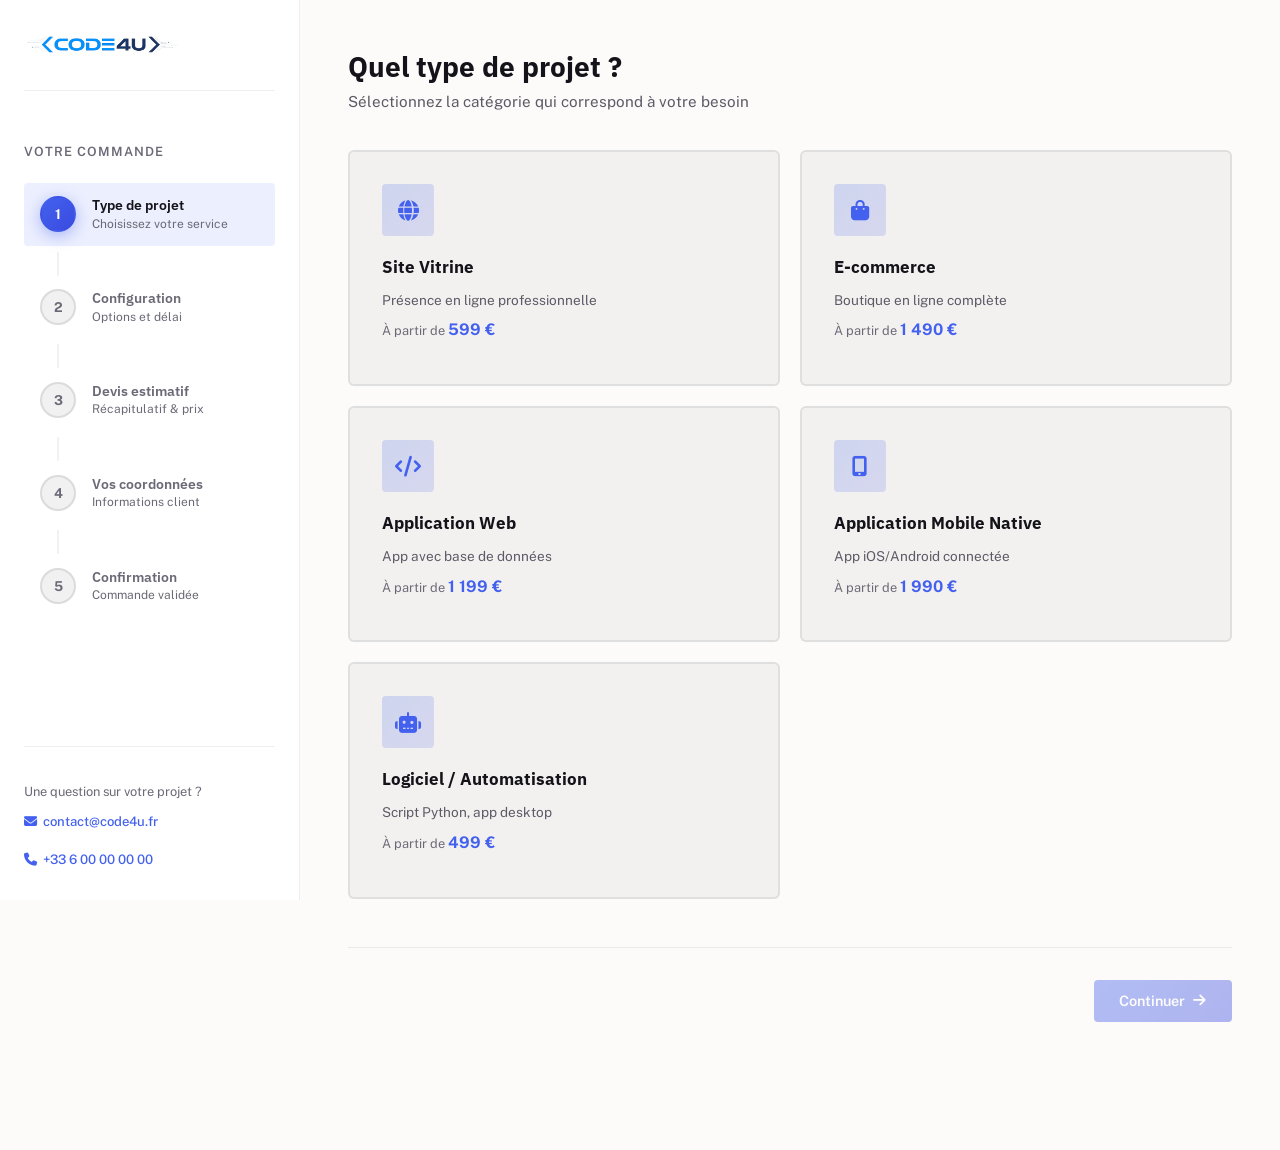
<file: commander.html>
<!DOCTYPE html>
<html lang="fr">
<head>
    <meta charset="UTF-8">
    <meta name="viewport" content="width=device-width, initial-scale=1.0">
    <title>Commander mon projet — Code4U | Metz</title>
    <meta name="description" content="Commandez votre site web ou logiciel en ligne. Devis instantané, réponse sous 24h. Code4U, développeur web à Metz.">
    <meta name="robots" content="noindex, follow">
    <link rel="icon" type="image/png" href="assets/images/logo-carre.png">
    <meta name="theme-color" content="#14131a">
    <link rel="preconnect" href="https://fonts.googleapis.com">
    <link rel="preconnect" href="https://fonts.gstatic.com" crossorigin>
    <link href="https://fonts.googleapis.com/css2?family=IBM+Plex+Sans:wght@400;500;600;700&family=Public+Sans:wght@300;400;500;600;700;800&display=swap" rel="stylesheet">
    <link rel="stylesheet" href="https://cdnjs.cloudflare.com/ajax/libs/font-awesome/6.5.0/css/all.min.css">
    <link rel="stylesheet" href="assets/css/commander.css">
</head>
<body>

<!-- ── Mobile progress bar ─────────────────────────────────── -->
<div class="mobile-progress" id="mobileProgress">
    <a href="index.html" style="color:#4a5568;font-size:0.9rem"><i class="fa-solid fa-arrow-left"></i></a>
    <div class="mobile-progress-bar">
        <div class="mobile-progress-fill" id="mobileProgressFill" style="width:20%"></div>
    </div>
    <span class="mobile-progress-text" id="mobileProgressText">Étape 1/5</span>
</div>

<!-- ── Wizard wrapper ──────────────────────────────────────── -->
<div class="wizard-wrapper">

    <!-- ── Sidebar ──────────────────────────────────────────── -->
    <aside class="wizard-sidebar">
        <a href="index.html" class="sidebar-logo">
            <img src="assets/images/logo.png" alt="Code4U">
        </a>

        <p class="sidebar-title">Votre commande</p>

        <ul class="steps-list" id="stepsList">

            <!-- Step 1 -->
            <li class="step-indicator active" data-step="1">
                <div class="step-num">1</div>
                <div class="step-info">
                    <div class="step-name">Type de projet</div>
                    <div class="step-sub">Choisissez votre service</div>
                </div>
            </li>
            <li class="step-connector" id="conn-1"></li>

            <!-- Step 2 -->
            <li class="step-indicator" data-step="2">
                <div class="step-num">2</div>
                <div class="step-info">
                    <div class="step-name">Configuration</div>
                    <div class="step-sub">Options et délai</div>
                </div>
            </li>
            <li class="step-connector" id="conn-2"></li>

            <!-- Step 3 -->
            <li class="step-indicator" data-step="3">
                <div class="step-num">3</div>
                <div class="step-info">
                    <div class="step-name">Devis estimatif</div>
                    <div class="step-sub">Récapitulatif &amp; prix</div>
                </div>
            </li>
            <li class="step-connector" id="conn-3"></li>

            <!-- Step 4 -->
            <li class="step-indicator" data-step="4">
                <div class="step-num">4</div>
                <div class="step-info">
                    <div class="step-name">Vos coordonnées</div>
                    <div class="step-sub">Informations client</div>
                </div>
            </li>
            <li class="step-connector" id="conn-4"></li>

            <!-- Step 5 -->
            <li class="step-indicator" data-step="5">
                <div class="step-num" id="step5Num">5</div>
                <div class="step-info">
                    <div class="step-name">Confirmation</div>
                    <div class="step-sub">Commande validée</div>
                </div>
            </li>

        </ul>

        <div class="sidebar-help">
            <p>Une question sur votre projet ?</p>
            <a href="mailto:contact@code4u.fr"><i class="fa-solid fa-envelope" style="margin-right:0.4rem"></i>contact@code4u.fr</a><br><br>
            <a href="tel:+33600000000"><i class="fa-solid fa-phone" style="margin-right:0.4rem"></i>+33 6 00 00 00 00</a>
        </div>
    </aside>

    <!-- ── Wizard content ────────────────────────────────────── -->
    <main class="wizard-content">

        <!-- ══════════════════════════════════════════════════════
             STEP 1 — Type de projet
        ══════════════════════════════════════════════════════ -->
        <div class="wizard-step active" id="step-1">
            <div class="step-header">
                <h2>Quel type de projet ?</h2>
                <p>Sélectionnez la catégorie qui correspond à votre besoin</p>
            </div>

            <div class="service-cards-grid">

                <!-- Site Vitrine -->
                <button class="service-card-select" data-service="vitrine">
                    <div class="scs-icon"><i class="fa-solid fa-globe"></i></div>
                    <h3>Site Vitrine</h3>
                    <p class="scs-desc">Présence en ligne professionnelle</p>
                    <p class="scs-price">À partir de <strong>599 €</strong></p>
                    <div class="scs-check"><i class="fa-solid fa-check"></i></div>
                </button>

                <!-- E-commerce -->
                <button class="service-card-select" data-service="ecommerce">
                    <div class="scs-icon"><i class="fa-solid fa-shopping-bag"></i></div>
                    <h3>E-commerce</h3>
                    <p class="scs-desc">Boutique en ligne complète</p>
                    <p class="scs-price">À partir de <strong>1 490 €</strong></p>
                    <div class="scs-check"><i class="fa-solid fa-check"></i></div>
                </button>

                <!-- Application Web -->
                <button class="service-card-select" data-service="webapp">
                    <div class="scs-icon"><i class="fa-solid fa-code"></i></div>
                    <h3>Application Web</h3>
                    <p class="scs-desc">App avec base de données</p>
                    <p class="scs-price">À partir de <strong>1 199 €</strong></p>
                    <div class="scs-check"><i class="fa-solid fa-check"></i></div>
                </button>

                <!-- Application Mobile Native -->
                <button class="service-card-select" data-service="mobile_native">
                    <div class="scs-icon"><i class="fa-solid fa-mobile-screen-button"></i></div>
                    <h3>Application Mobile Native</h3>
                    <p class="scs-desc">App iOS/Android connectée</p>
                    <p class="scs-price">À partir de <strong>1 990 €</strong></p>
                    <div class="scs-check"><i class="fa-solid fa-check"></i></div>
                </button>

                <!-- Logiciel / Automatisation -->
                <button class="service-card-select" data-service="logiciel">
                    <div class="scs-icon"><i class="fa-solid fa-robot"></i></div>
                    <h3>Logiciel / Automatisation</h3>
                    <p class="scs-desc">Script Python, app desktop</p>
                    <p class="scs-price">À partir de <strong>499 €</strong></p>
                    <div class="scs-check"><i class="fa-solid fa-check"></i></div>
                </button>

            </div>

            <!-- Navigation -->
            <div class="wizard-nav">
                <span></span><!-- spacer for flex justify-between -->
                <button class="btn btn-primary btn-next" id="next-1" disabled>
                    Continuer <i class="fa-solid fa-arrow-right"></i>
                </button>
            </div>
        </div>

        <!-- ══════════════════════════════════════════════════════
             STEP 2 — Configuration
        ══════════════════════════════════════════════════════ -->
        <div class="wizard-step" id="step-2">
            <div class="step-header">
                <h2>Configurez votre projet</h2>
                <p>Sélectionnez les options dont vous avez besoin</p>
            </div>

            <!-- Options dynamiques injectées par JS -->
            <div id="options-container">
                <div class="options-grid" id="options-grid"></div>
            </div>

            <!-- Description -->
            <div style="margin-top:2rem;">
                <label class="form-label" for="project-description">
                    Décrivez votre projet <span style="color:#4a5568;font-size:0.8rem;">(facultatif mais recommandé)</span>
                </label>
                <textarea
                    class="wizard-textarea"
                    id="project-description"
                    placeholder="Décrivez votre projet en détail : objectifs, fonctionnalités souhaitées, références de sites que vous aimez, délais, budget..."
                    rows="5"
                ></textarea>
            </div>

            <!-- Délai de livraison -->
            <div style="margin-top:2rem;">
                <p class="form-section-title">Délai de livraison souhaité ?</p>
                <p class="form-label" style="margin-top:0.25rem;">Choisissez la priorité de votre projet</p>
                <div class="deadline-options">

                    <button class="deadline-card selected" data-deadline="standard">
                        <div class="dc-icon">🗓️</div>
                        <div class="dc-name">Standard</div>
                        <div class="dc-sub">Délai recommandé</div>
                        <div class="dc-extra">inclus</div>
                    </button>

                    <button class="deadline-card" data-deadline="accelerated">
                        <div class="dc-icon">⚡</div>
                        <div class="dc-name">Accéléré</div>
                        <div class="dc-sub">2× plus rapide</div>
                        <div class="dc-extra">+30%</div>
                    </button>

                    <button class="deadline-card" data-deadline="urgent">
                        <div class="dc-icon">🚨</div>
                        <div class="dc-name">Urgent</div>
                        <div class="dc-sub">Délai minimal</div>
                        <div class="dc-extra">+50%</div>
                    </button>

                </div>
            </div>

            <!-- Navigation -->
            <div class="wizard-nav">
                <button class="btn btn-outline btn-prev">
                    <i class="fa-solid fa-arrow-left"></i> Retour
                </button>
                <button class="btn btn-primary btn-next" id="next-2">
                    Voir mon devis <i class="fa-solid fa-arrow-right"></i>
                </button>
            </div>
        </div>

        <!-- ══════════════════════════════════════════════════════
             STEP 3 — Devis estimatif
        ══════════════════════════════════════════════════════ -->
        <div class="wizard-step" id="step-3">
            <div class="step-header">
                <h2>Votre devis estimatif</h2>
                <p>Récapitulatif de votre projet</p>
            </div>

            <div class="recap-inner">

                <!-- Left: ligne de détail -->
                <div class="recap-list">
                    <div class="recap-service">
                        <div class="recap-service-icon" id="recapServiceIcon">
                            <i class="fa-solid fa-globe"></i>
                        </div>
                        <div>
                            <div class="recap-service-name" id="recapServiceName">—</div>
                            <div class="recap-service-base" id="recapServiceBase">—</div>
                        </div>
                    </div>

                    <ul class="line-items" id="lineItems"></ul>

                    <div class="recap-deadline" id="recapDeadline">
                        <span style="color:#5c5a66;">Délai de livraison</span>
                        <span id="recapDeadlineLabel" style="font-weight:600;">Standard</span>
                    </div>
                </div>

                <!-- Right: quote card -->
                <div class="quote-card">
                    <div class="quote-card-title">Votre estimation</div>

                    <div class="quote-lines" id="quoteLines">
                        <div class="quote-line">
                            <span>Forfait de base</span>
                            <span id="qBasePrice">—</span>
                        </div>
                        <div class="quote-line" id="qOptionsLine">
                            <span>Options</span>
                            <span id="qOptionsPrice">0 €</span>
                        </div>
                        <div class="quote-line" id="qDeadlineLine">
                            <span>Majoration délai</span>
                            <span id="qDeadlineExtra">inclus</span>
                        </div>
                        <div class="quote-line subtotal">
                            <span>Total estimé HT</span>
                            <span id="qSubtotal">—</span>
                        </div>
                    </div>

                    <div class="quote-total-wrap">
                        <div class="quote-total-label">Total estimé</div>
                        <div class="quote-total-price" id="qTotalPrice">0 €</div>
                    </div>

                    <p class="quote-note">
                        Estimation indicative — le devis officiel est recalculé selon votre besoin exact, puis envoyé après validation de votre commande.
                    </p>
                </div>

            </div>

            <!-- Navigation -->
            <div class="wizard-nav">
                <button class="btn btn-outline btn-prev">
                    <i class="fa-solid fa-arrow-left"></i> Retour
                </button>
                <button class="btn btn-primary btn-next" id="next-3">
                    Continuer <i class="fa-solid fa-arrow-right"></i>
                </button>
            </div>
        </div>

        <!-- ══════════════════════════════════════════════════════
             STEP 4 — Vos informations
        ══════════════════════════════════════════════════════ -->
        <div class="wizard-step" id="step-4">
            <div class="step-header">
                <h2>Vos informations</h2>
                <p>Pour vous envoyer votre devis officiel</p>
            </div>

            <div class="client-form" id="clientForm">

                <!-- Prénom -->
                <div class="form-group">
                    <label class="form-label" for="client-firstname">Prénom *</label>
                    <input
                        type="text"
                        class="wizard-input"
                        id="client-firstname"
                        placeholder="Jean"
                        autocomplete="given-name"
                    >
                    <span class="error-msg" id="err-firstname">Veuillez saisir votre prénom.</span>
                </div>

                <!-- Nom -->
                <div class="form-group">
                    <label class="form-label" for="client-lastname">Nom *</label>
                    <input
                        type="text"
                        class="wizard-input"
                        id="client-lastname"
                        placeholder="Dupont"
                        autocomplete="family-name"
                    >
                    <span class="error-msg" id="err-lastname">Veuillez saisir votre nom.</span>
                </div>

                <!-- Email -->
                <div class="form-group">
                    <label class="form-label" for="client-email">Email professionnel *</label>
                    <input
                        type="email"
                        class="wizard-input"
                        id="client-email"
                        placeholder="jean.dupont@entreprise.fr"
                        autocomplete="email"
                    >
                    <span class="error-msg" id="err-email">Veuillez saisir un email valide.</span>
                </div>

                <!-- Téléphone -->
                <div class="form-group">
                    <label class="form-label" for="client-phone">Téléphone *</label>
                    <input
                        type="tel"
                        class="wizard-input"
                        id="client-phone"
                        placeholder="+33 6 00 00 00 00"
                        autocomplete="tel"
                    >
                    <span class="error-msg" id="err-phone">Veuillez saisir votre numéro de téléphone.</span>
                </div>

                <!-- Entreprise -->
                <div class="form-group full-width">
                    <label class="form-label" for="client-company">Entreprise <span style="color:#4a5568;font-size:0.8rem;">(facultatif)</span></label>
                    <input
                        type="text"
                        class="wizard-input"
                        id="client-company"
                        placeholder="Mon Entreprise SARL"
                        autocomplete="organization"
                    >
                </div>

                <!-- Site web actuel -->
                <div class="form-group">
                    <label class="form-label" for="client-website">Site web actuel <span style="color:#4a5568;font-size:0.8rem;">(facultatif)</span></label>
                    <input
                        type="url"
                        class="wizard-input"
                        id="client-website"
                        placeholder="https://monsite.fr"
                        autocomplete="url"
                    >
                </div>

                <!-- Source -->
                <div class="form-group">
                    <label class="form-label" for="client-source">Comment nous avez-vous connu ?</label>
                    <select class="wizard-input" id="client-source">
                        <option value="">Sélectionnez une option</option>
                        <option value="google">Google</option>
                        <option value="bouche-a-oreille">Bouche à oreille</option>
                        <option value="reseaux-sociaux">Réseaux sociaux</option>
                        <option value="linkedin">LinkedIn</option>
                        <option value="recommandation">Recommandation</option>
                        <option value="autre">Autre</option>
                    </select>
                </div>

                <!-- GDPR -->
                <button type="button" class="gdpr-wrap full-width" id="gdprWrap">
                    <div class="gdpr-checkbox" id="gdprCheckbox"></div>
                    <span class="gdpr-text">
                        J'accepte de recevoir mon devis et les communications de Code4U relatives à ma demande.
                        Voir notre <a href="politique-confidentialite.html" target="_blank" onclick="event.stopPropagation()">politique de confidentialité</a>.
                    </span>
                </button>
                <span class="error-msg full-width" id="err-gdpr">Vous devez accepter les conditions pour continuer.</span>

            </div>

            <!-- Navigation -->
            <div class="wizard-nav">
                <button class="btn btn-outline btn-prev">
                    <i class="fa-solid fa-arrow-left"></i> Retour
                </button>
                <button class="btn btn-primary btn-lg" id="submitBtn">
                    Envoyer ma commande 🚀
                </button>
            </div>
        </div>

        <!-- ══════════════════════════════════════════════════════
             STEP 5 — Confirmation
        ══════════════════════════════════════════════════════ -->
        <div class="wizard-step" id="step-5">
            <div class="confirmation-wrap">

                <div class="success-check">
                    <i class="fa-solid fa-check"></i>
                </div>

                <h2>Commande envoyée ! 🎉</h2>
                <p class="conf-subtitle">Merci pour votre confiance, <span id="confFirstname">cher client</span> !</p>

                <div class="order-ref" id="orderRef">CODE4U-2026-0000</div>

                <div class="conf-summary">
                    <div class="conf-summary-row">
                        <span>Service</span>
                        <span id="confService">—</span>
                    </div>
                    <div class="conf-summary-row">
                        <span>Options sélectionnées</span>
                        <span id="confOptions">Aucune</span>
                    </div>
                    <div class="conf-summary-row">
                        <span>Délai</span>
                        <span id="confDeadline">Standard</span>
                    </div>
                    <div class="conf-summary-row">
                        <span>Total estimé</span>
                        <span id="confTotal">—</span>
                    </div>
                    <div class="conf-summary-row">
                        <span>Email de confirmation</span>
                        <span id="confEmail">—</span>
                    </div>
                </div>

                <div class="next-steps">
                    <h4><i class="fa-solid fa-list-check" style="margin-right:0.5rem"></i>Prochaines étapes</h4>

                    <div class="next-step-item">
                        <div class="nsi-icon"><i class="fa-solid fa-check"></i></div>
                        <div class="nsi-text">Votre commande est enregistrée dans notre système</div>
                    </div>

                    <div class="next-step-item">
                        <div class="nsi-icon"><i class="fa-solid fa-envelope"></i></div>
                        <div class="nsi-text">Vous recevrez un email de confirmation dans quelques minutes</div>
                    </div>

                    <div class="next-step-item">
                        <div class="nsi-icon"><i class="fa-solid fa-phone"></i></div>
                        <div class="nsi-text">Nous vous contactons sous 24h pour valider votre projet</div>
                    </div>

                    <div class="next-step-item">
                        <div class="nsi-icon"><i class="fa-solid fa-file-lines"></i></div>
                        <div class="nsi-text">Vous recevez votre devis officiel personnalisé</div>
                    </div>

                    <div class="next-step-item">
                        <div class="nsi-icon"><i class="fa-solid fa-rocket"></i></div>
                        <div class="nsi-text">Nous démarrons le développement après validation</div>
                    </div>
                </div>

                <div class="conf-actions">
                    <a href="index.html" class="btn btn-outline">
                        <i class="fa-solid fa-house"></i> Retour à l'accueil
                    </a>
                    <a href="index.html#contact" class="btn btn-primary">
                        <i class="fa-solid fa-envelope"></i> Nous contacter
                    </a>
                </div>

            </div>
        </div>

    </main><!-- /.wizard-content -->
</div><!-- /.wizard-wrapper -->

<!-- ── Floating quote widget ──────────────────────────────── -->
<div class="floating-quote" id="floatingQuote">
    <div class="fq-label">Total estimé</div>
    <div class="fq-price" id="floatingPrice">0 €</div>
</div>

<script src="assets/js/order-wizard.js"></script>
</body>
</html>
</file>
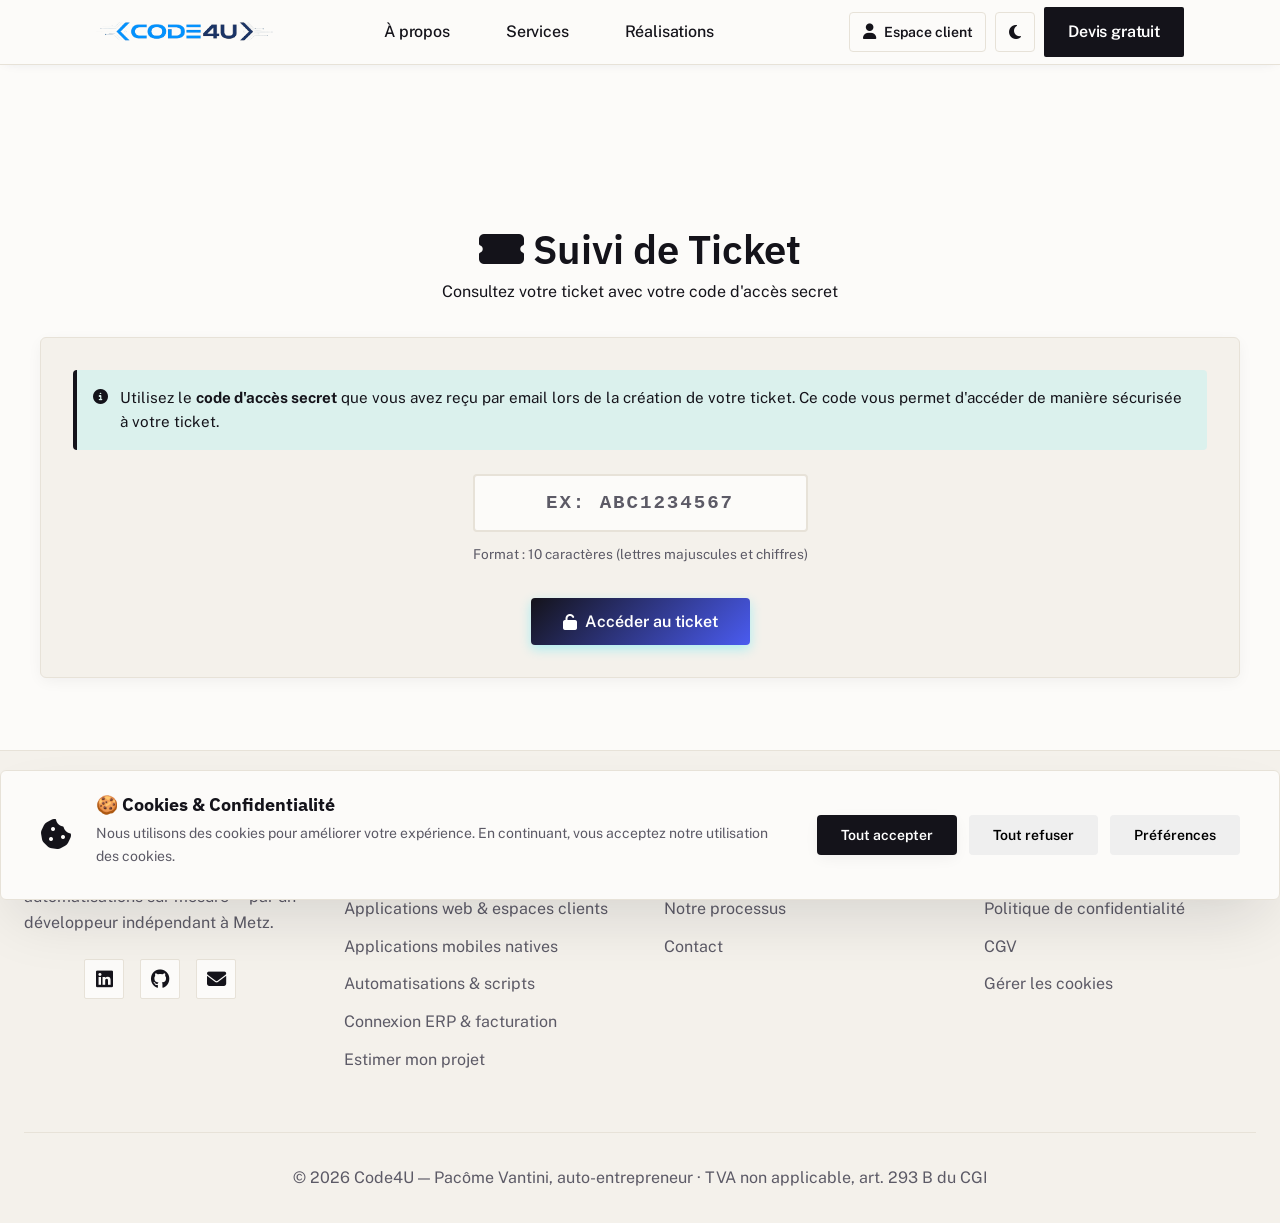
<file: espace-membre.html>
<!DOCTYPE html>
<html lang="fr">
<head>
    <meta charset="UTF-8">
    <meta name="viewport" content="width=device-width, initial-scale=1.0">
    <title>Suivi de Ticket - Code4U</title>
    <meta name="description" content="Consultez votre ticket de support avec votre code d'accès">
    <link rel="icon" type="image" href="assets/images/logo-carre-blanc.png" sizes="48x48">
    <link rel="stylesheet" href="assets/css/style.css">
    <link rel="stylesheet" href="assets/css/platform.css">
    <link href="https://fonts.googleapis.com/css2?family=IBM+Plex+Sans:wght@400;500;600;700&family=Public+Sans:wght@300;400;500;600;700;800&display=swap" rel="stylesheet">
    <link rel="stylesheet" href="https://cdnjs.cloudflare.com/ajax/libs/font-awesome/6.4.0/css/all.min.css">
    <script src="assets/js/main.js" defer></script>
    <style>
        .member-section {
            padding: 2rem 1rem;
            padding-top: calc(2rem + 180px); /* Add space for fixed navbar (top-bar + navbar) */
            min-height: 80vh;
        }
        .member-container {
            max-width: 1200px;
            margin: 0 auto;
        }
        .member-header {
            text-align: center;
            margin-bottom: 2rem;
        }
        .member-header h1 {
            font-size: clamp(1.75rem, 5vw, 2.5rem);
            margin-bottom: 0.5rem;
        }
        .member-card {
            background: var(--bg-secondary);
            border-radius: var(--radius-lg);
            padding: 2rem;
            margin-bottom: 1.5rem;
            box-shadow: var(--shadow-md);
            border: 1px solid var(--border-color);
            transition: var(--transition);
            display: flex;
            flex-direction: column;
            align-items: center;
        }
        .member-card:hover {
            box-shadow: var(--shadow-lg);
            transform: translateY(-2px);
        }
        .ticket-layout {
            display: grid;
            grid-template-columns: 1fr;
            gap: 1.5rem;
        }
        @media (min-width: 1024px) {
            .ticket-layout {
                grid-template-columns: 350px 1fr;
            }
        }
        .ticket-sidebar {
            background: var(--bg-secondary);
            border-radius: var(--radius-lg);
            padding: 1.5rem;
            box-shadow: var(--shadow-md);
            border: 1px solid var(--border-color);
            height: fit-content;
            position: sticky;
            top: 120px;
        }
        .ticket-chat {
            background: var(--bg-secondary);
            border-radius: var(--radius-lg);
            padding: 0;
            box-shadow: var(--shadow-md);
            border: 1px solid var(--border-color);
            display: flex;
            flex-direction: column;
            height: calc(100vh - 200px);
            min-height: 600px;
        }
        .chat-header {
            padding: 1.5rem;
            border-bottom: 1px solid var(--border-color);
            background: var(--bg-primary);
            border-radius: var(--radius-lg) var(--radius-lg) 0 0;
        }
        .chat-messages {
            flex: 1;
            overflow-y: auto;
            padding: 1.5rem;
            display: flex;
            flex-direction: column;
            gap: 1rem;
            background: var(--bg-primary);
        }
        .chat-message {
            display: flex;
            max-width: 75%;
            animation: slideIn 0.3s ease-out;
        }
        @keyframes slideIn {
            from {
                opacity: 0;
                transform: translateY(10px);
            }
            to {
                opacity: 1;
                transform: translateY(0);
            }
        }
        .chat-message.customer {
            align-self: flex-end;
            flex-direction: row-reverse;
        }
        .chat-message.admin,
        .chat-message.system {
            align-self: flex-start;
        }
        .message-bubble {
            padding: 0.875rem 1.25rem;
            border-radius: 1.25rem;
            word-wrap: break-word;
            position: relative;
            box-shadow: 0 2px 8px rgba(0, 0, 0, 0.1);
        }
        .chat-message.customer .message-bubble {
            background: linear-gradient(135deg, var(--primary-color) 0%, var(--secondary-color, #00e5ff) 100%);
            color: white;
            border-bottom-right-radius: 0.25rem;
        }
        .chat-message.admin .message-bubble {
            background: var(--bg-secondary);
            color: var(--text-primary);
            border: 1px solid var(--border-color);
            border-bottom-left-radius: 0.25rem;
        }
        .chat-message.system .message-bubble {
            background: rgba(255, 193, 7, 0.15);
            color: var(--text-primary);
            border: 1px solid rgba(255, 193, 7, 0.3);
            border-radius: 1rem;
            text-align: center;
            font-style: italic;
            max-width: 100%;
        }
        .message-meta {
            font-size: 0.7rem;
            color: var(--text-secondary);
            padding: 0 0.5rem;
        }
        .chat-message.customer .message-meta {
            text-align: right;
        }
        .chat-message.admin .message-meta,
        .chat-message.system .message-meta {
            text-align: left;
        }
        .chat-input-area {
            padding: 1.5rem;
            border-top: 1px solid var(--border-color);
            background: var(--bg-primary);
            border-radius: 0 0 var(--radius-lg) var(--radius-lg);
        }
        .chat-input-wrapper {
            display: flex;
            gap: 0.75rem;
            align-items: flex-end;
        }
        .chat-input-wrapper textarea {
            flex: 1;
            padding: 0.875rem 1rem;
            border: 2px solid var(--border-color);
            border-radius: var(--radius-md);
            font-family: inherit;
            font-size: 0.95rem;
            background: var(--bg-secondary);
            color: var(--text-primary);
            resize: none;
            min-height: 60px;
            max-height: 150px;
            transition: var(--transition);
        }
        .chat-input-wrapper textarea:focus {
            outline: none;
            border-color: var(--primary-color);
            box-shadow: 0 0 0 3px rgba(45, 45, 45, 0.1);
        }
        .chat-send-btn {
            background: linear-gradient(135deg, var(--primary-color) 0%, var(--secondary-color, #00e5ff) 100%);
            color: white;
            border: none;
            padding: 0.875rem 1.5rem;
            border-radius: var(--radius-md);
            font-weight: 600;
            font-size: 0.95rem;
            cursor: pointer;
            transition: var(--transition);
            box-shadow: 0 4px 12px rgba(45, 45, 45, 0.2);
            display: flex;
            align-items: center;
            gap: 0.5rem;
            min-height: 60px;
        }
        .chat-send-btn:hover:not(:disabled) {
            transform: translateY(-2px);
            box-shadow: 0 6px 16px rgba(45, 45, 45, 0.3);
            background: linear-gradient(135deg, var(--primary-hover, #1a1a1a) 0%, var(--secondary-color, #00e5ff) 100%);
        }
        .chat-send-btn:disabled {
            opacity: 0.6;
            cursor: not-allowed;
        }
        .ticket-info-item {
            padding: 0.75rem 0;
            border-bottom: 1px solid var(--border-color);
        }
        .ticket-info-item:last-child {
            border-bottom: none;
        }
        .ticket-info-label {
            font-size: 0.85rem;
            color: var(--text-secondary);
            margin-bottom: 0.25rem;
            font-weight: 500;
        }
        .ticket-info-value {
            font-size: 1rem;
            color: var(--text-primary);
            font-weight: 600;
        }
        .status-badge {
            display: inline-block;
            padding: 0.375rem 0.875rem;
            border-radius: var(--radius-sm);
            font-size: 0.85rem;
            font-weight: 600;
            text-transform: uppercase;
            letter-spacing: 0.5px;
        }
        .member-card h2 {
            color: var(--text-primary);
            margin-bottom: 1rem;
            display: flex;
            align-items: center;
            gap: 0.5rem;
        }
        .member-card h2 i {
            color: var(--primary-color);
        }
        .ticket-form {
            display: flex;
            flex-direction: column;
            gap: 1rem;
            align-items: center;
            text-align: center;
        }
        .ticket-form .form-group {
            display: flex;
            flex-direction: column;
            align-items: center;
        }
        .ticket-form .form-group label {
            text-align: center;
        }
        .ticket-form .form-group input {
            text-align: center;
        }
        .form-group {
            display: flex;
            flex-direction: column;
            gap: 0.5rem;
        }
        .form-group label {
            font-weight: 600;
            color: var(--text-primary);
        }
        .form-group input,
        .form-group textarea {
            padding: 0.875rem 1rem;
            border: 2px solid var(--border-color);
            border-radius: var(--radius-md);
            font-family: inherit;
            font-size: 1rem;
            background: var(--bg-primary);
            color: var(--text-primary);
            transition: var(--transition);
        }
        .form-group input:focus,
        .form-group textarea:focus {
            outline: none;
            border-color: var(--primary-color);
            box-shadow: 0 0 0 3px rgba(var(--primary-rgb, 0, 229, 255), 0.1);
        }
        .form-group input[type="text"] {
            font-size: 1.1rem;
            font-weight: 600;
        }
        .btn-submit {
            background: linear-gradient(135deg, var(--primary-color) 0%, var(--secondary-color, #6366f1) 100%);
            color: white;
            border: none;
            padding: 0.875rem 2rem;
            border-radius: var(--radius-md);
            font-weight: 600;
            font-size: 1rem;
            cursor: pointer;
            transition: var(--transition);
            box-shadow: 0 4px 12px rgba(0, 229, 255, 0.3);
            display: flex;
            align-items: center;
            justify-content: center;
            gap: 0.5rem;
        }
        .btn-submit:hover {
            background: linear-gradient(135deg, var(--primary-hover, #00b8cc) 0%, #4f46e5 100%);
            transform: translateY(-2px);
            box-shadow: 0 6px 16px rgba(0, 229, 255, 0.4);
        }
        .btn-submit i {
            font-size: 1rem;
        }
        .tickets-list {
            display: flex;
            flex-direction: column;
            gap: 1rem;
        }
        .ticket-item {
            background: var(--bg-primary);
            border: 2px solid var(--border-color);
            border-radius: var(--radius-md);
            padding: 1.5rem;
            transition: var(--transition);
            position: relative;
            overflow: hidden;
        }
        .ticket-item::before {
            content: '';
            position: absolute;
            top: 0;
            left: 0;
            width: 4px;
            height: 100%;
            background: var(--primary-color);
            transition: var(--transition);
        }
        .ticket-item:hover {
            border-color: var(--primary-color);
            box-shadow: var(--shadow-lg);
            transform: translateY(-2px);
        }
        .ticket-item:hover::before {
            width: 100%;
            opacity: 0.05;
        }
        .ticket-header {
            display: flex;
            justify-content: space-between;
            align-items: flex-start;
            margin-bottom: 0.5rem;
            flex-wrap: wrap;
            gap: 0.5rem;
        }
        .ticket-number {
            font-weight: 700;
            color: var(--primary-color);
            font-size: 1.2rem;
            letter-spacing: 0.05em;
        }
        .ticket-status {
            padding: 0.375rem 0.875rem;
            border-radius: var(--radius-sm);
            font-size: 0.85rem;
            font-weight: 600;
            text-transform: uppercase;
            letter-spacing: 0.5px;
        }
        .status-open {
            background: #e3f2fd;
            color: #1976d2;
        }
        .status-in_progress {
            background: #fff3e0;
            color: #f57c00;
        }
        .status-resolved {
            background: #e8f5e9;
            color: #388e3c;
        }
        .status-closed {
            background: #f3e5f5;
            color: #7b1fa2;
        }
        .ticket-subject {
            font-weight: 600;
            margin-bottom: 0.5rem;
            color: var(--text-primary);
        }
        .ticket-meta {
            font-size: 0.9rem;
            color: var(--text-secondary);
            display: flex;
            flex-wrap: wrap;
            gap: 1rem;
        }
        .empty-state {
            text-align: center;
            padding: 3rem 1rem;
            color: var(--text-secondary);
        }
        .empty-state i {
            font-size: 3rem;
            margin-bottom: 1rem;
            opacity: 0.5;
        }
        .message {
            padding: 1rem;
            border-radius: var(--radius-md);
            margin-bottom: 1rem;
        }
        .message-success {
            background: #e8f5e9;
            color: #2e7d32;
            border: 2px solid #4caf50;
        }
        .message-error {
            background: #ffebee;
            color: #c62828;
            border: 2px solid #f44336;
        }
        @media (min-width: 768px) {
            .member-section {
                padding: 3rem 2rem;
                padding-top: calc(3rem + 180px); /* Add space for fixed navbar (top-bar + navbar) */
            }
            .member-card {
                padding: 2rem;
            }
        }
    </style>
</head>
<body>
    <!-- Header Template -->
    <div id="header-placeholder"></div>
    

    <section class="member-section" id="main-content">
        <div class="member-container">
            <div class="member-header">
                <h1><i class="fas fa-ticket-alt"></i> Suivi de Ticket</h1>
                <p>Consultez votre ticket avec votre code d'accès secret</p>
            </div>

            <div id="messageContainer"></div>

            <div class="member-card">
                <div style="background: rgba(0, 229, 255, 0.1); border-left: 4px solid var(--primary-color); padding: 1rem; border-radius: var(--radius-md); margin-bottom: 1.5rem;">
                    <p style="margin: 0; color: var(--text-primary); font-size: 0.95rem; display: flex; align-items: flex-start; gap: 0.75rem;">
                        <i class="fas fa-info-circle" style="color: var(--primary-color); margin-top: 0.2rem;"></i>
                        <span>Utilisez le <strong>code d'accès secret</strong> que vous avez reçu par email lors de la création de votre ticket. Ce code vous permet d'accéder de manière sécurisée à votre ticket.</span>
                    </p>
                </div>
                <form class="ticket-form" id="searchForm" style="text-align: center;">
                    <div class="form-group">
                        <label for="searchCode" style="text-align: center;">
                            <i class="fas fa-lock"></i> Code d'accès secret
                        </label>
                        <input type="text" id="searchCode" name="access_code" required 
                               placeholder="Ex: ABC1234567" 
                               pattern="[A-Z0-9]{10}" 
                               maxlength="10"
                               style="text-transform: uppercase; letter-spacing: 0.1em; font-family: 'Courier New', monospace; font-weight: 600; text-align: center; font-size: 1.2rem; padding: 1rem;">
                        <small style="color: var(--text-secondary); font-size: 0.85rem; margin-top: 0.25rem; display: block; text-align: center;">
                            Format : 10 caractères (lettres majuscules et chiffres)
                        </small>
                    </div>
                    <button type="submit" class="btn-submit" style="margin: 0 auto;">
                        <i class="fas fa-unlock"></i> Accéder au ticket
                    </button>
                </form>
            </div>

            <div id="ticketsContainer" style="display: none;">
                <div class="ticket-layout">
                    <!-- Sidebar avec détails du ticket -->
                    <div class="ticket-sidebar">
                        <h2 style="margin-top: 0; margin-bottom: 1.5rem; display: flex; align-items: center; gap: 0.5rem;">
                            <i class="fas fa-ticket-alt" style="color: var(--primary-color);"></i>
                            Détails du Ticket
                        </h2>
                        <div id="ticketDetails"></div>
                    </div>
                    
                    <!-- Zone de chat -->
                    <div class="ticket-chat" id="messagesContainer" style="display: none;">
                        <div class="chat-header">
                            <h2 style="margin: 0; display: flex; align-items: center; gap: 0.5rem;">
                                <i class="fas fa-comments" style="color: var(--primary-color);"></i>
                                Conversation
                            </h2>
                        </div>
                        <div class="chat-messages" id="messagesList"></div>
                        <div class="chat-input-area">
                            <form id="messageForm">
                                <div class="chat-input-wrapper">
                                    <textarea id="messageInput" name="message" required 
                                              placeholder="Tapez votre message..." 
                                              rows="1"></textarea>
                                    <button type="submit" class="chat-send-btn" id="sendBtn">
                                        <i class="fas fa-paper-plane"></i>
                                        <span class="send-text">Envoyer</span>
                                    </button>
                                </div>
                            </form>
                        </div>
                    </div>
                </div>
            </div>
        </div>
    </section>

    <script src="assets/js/main.js"></script>
    <script>
        let messageRefreshInterval = null;
        
        // Recherche de tickets par code secret
        document.getElementById('searchForm').addEventListener('submit', async function(e) {
            e.preventDefault();
            const accessCode = document.getElementById('searchCode').value.trim().toUpperCase();
            const messageContainer = document.getElementById('messageContainer');
            const ticketsContainer = document.getElementById('ticketsContainer');
            const messagesContainer = document.getElementById('messagesContainer');

            // Validation du format
            if (!/^[A-Z0-9]{10}$/.test(accessCode)) {
                messageContainer.innerHTML = '<div class="message message-error"><i class="fas fa-exclamation-circle"></i> Le code d\'accès doit contenir exactement 10 caractères (lettres majuscules et chiffres).</div>';
                return;
            }

            messageContainer.innerHTML = '';
            document.getElementById('ticketDetails').innerHTML = '<div class="empty-state"><i class="fas fa-spinner fa-spin"></i><p>Vérification du code...</p></div>';
            ticketsContainer.style.display = 'block';
            messagesContainer.style.display = 'none';

            try {
                const response = await fetch(`/admin/api/ticket-public.php?access_code=${encodeURIComponent(accessCode)}`);
                const data = await response.json();

                if (data.success && data.data) {
                    const ticket = data.data;
                    messagesContainer.style.display = 'flex';
                    
                    // Display ticket details in sidebar
                    document.getElementById('ticketDetails').innerHTML = `
                        <div class="ticket-info-item">
                            <div class="ticket-info-label">Numéro de ticket</div>
                            <div class="ticket-info-value" style="color: var(--primary-color); font-family: 'Courier New', monospace;">${ticket.ticket_number}</div>
                        </div>
                        <div class="ticket-info-item">
                            <div class="ticket-info-label">Statut</div>
                            <div class="ticket-info-value">
                                <span class="status-badge status-${ticket.status}">${getStatusLabel(ticket.status)}</span>
                            </div>
                        </div>
                        <div class="ticket-info-item">
                            <div class="ticket-info-label">Sujet</div>
                            <div class="ticket-info-value">${escapeHtml(ticket.subject)}</div>
                        </div>
                        <div class="ticket-info-item">
                            <div class="ticket-info-label">Priorité</div>
                            <div class="ticket-info-value">${getPriorityLabel(ticket.priority)}</div>
                        </div>
                        ${ticket.category ? `
                        <div class="ticket-info-item">
                            <div class="ticket-info-label">Catégorie</div>
                            <div class="ticket-info-value">${escapeHtml(ticket.category)}</div>
                        </div>
                        ` : ''}
                        <div class="ticket-info-item">
                            <div class="ticket-info-label">Date de création</div>
                            <div class="ticket-info-value">${formatDate(ticket.created_at)}</div>
                        </div>
                        ${ticket.description ? `
                        <div class="ticket-info-item">
                            <div class="ticket-info-label">Description</div>
                            <div class="ticket-info-value" style="font-size: 0.9rem; font-weight: 400; color: var(--text-secondary);">${escapeHtml(ticket.description)}</div>
                        </div>
                        ` : ''}
                    `;
                    
                    // Reset last message ID
                    lastMessageId = 0;
                    
                    // Display messages
                    displayMessages(ticket.messages || []);
                    
                    // Store access code for message sending
                    document.getElementById('messageForm').dataset.accessCode = accessCode;
                    
                    // Start auto-refresh if ticket is not closed (polling every 2 seconds for instant messaging)
                    if (ticket.status !== 'closed') {
                        startMessageRefresh(accessCode);
                    }
                } else {
                    document.getElementById('ticketDetails').innerHTML = '<div class="empty-state" style="text-align: center; padding: 2rem; color: var(--text-secondary);"><i class="fas fa-lock" style="font-size: 2rem; opacity: 0.5; margin-bottom: 0.5rem;"></i><p>Code d\'accès invalide ou ticket introuvable.</p><p style="font-size: 0.85rem; margin-top: 0.5rem;">Vérifiez que vous avez bien copié le code reçu par email.</p></div>';
                }
            } catch (error) {
                messageContainer.innerHTML = '<div class="message message-error"><i class="fas fa-exclamation-circle"></i> Erreur lors de la vérification. Veuillez réessayer.</div>';
                console.error('Erreur:', error);
            }
        });

        // Vérifier s'il y a un code d'accès récent dans localStorage
        window.addEventListener('DOMContentLoaded', function() {
            const lastAccessCode = localStorage.getItem('lastAccessCode');
            const lastTicket = localStorage.getItem('lastTicketNumber');
            
            if (lastAccessCode && lastTicket) {
                const messageContainer = document.getElementById('messageContainer');
                messageContainer.innerHTML = `
                    <div class="message message-success">
                        <i class="fas fa-check-circle"></i> 
                        <strong>Votre ticket ${lastTicket} a été créé avec succès !</strong><br>
                        <small>Votre code d'accès a été pré-rempli. Vous pouvez également le retrouver dans l'email que nous vous avons envoyé.</small>
                    </div>
                `;
                document.getElementById('searchCode').value = lastAccessCode;
            }
        });

        function getStatusLabel(status) {
            const labels = {
                'open': 'Ouvert',
                'in_progress': 'En cours',
                'waiting': 'En attente',
                'resolved': 'Résolu',
                'closed': 'Fermé'
            };
            return labels[status] || status;
        }

        function getPriorityLabel(priority) {
            const labels = {
                'low': 'Basse',
                'medium': 'Moyenne',
                'high': 'Haute',
                'urgent': 'Urgente'
            };
            return labels[priority] || priority;
        }

        function formatDate(dateString) {
            const date = new Date(dateString);
            return date.toLocaleDateString('fr-FR', {
                day: '2-digit',
                month: 'short',
                year: 'numeric',
                hour: '2-digit',
                minute: '2-digit'
            });
        }

        function escapeHtml(text) {
            const div = document.createElement('div');
            div.textContent = text;
            return div.innerHTML;
        }
        
        let lastMessageId = 0;
        
        function displayMessages(messages) {
            const messagesList = document.getElementById('messagesList');
            if (!messages || messages.length === 0) {
                messagesList.innerHTML = '<div class="empty-state" style="text-align: center; padding: 2rem; color: var(--text-secondary);"><i class="fas fa-comment-slash" style="font-size: 2rem; opacity: 0.5; margin-bottom: 0.5rem;"></i><p>Aucun message pour le moment.</p></div>';
                return;
            }
            
            // Check if we have new messages
            const newMessages = messages.filter(msg => msg.id > lastMessageId);
            if (newMessages.length === 0 && messages.length > 0) {
                // No new messages, just update if needed
                return;
            }
            
            // Update last message ID
            if (messages.length > 0) {
                lastMessageId = Math.max(...messages.map(msg => msg.id));
            }
            
            const wasAtBottom = messagesList.scrollHeight - messagesList.scrollTop <= messagesList.clientHeight + 100;
            
            messagesList.innerHTML = messages.map((msg, index) => {
                const isCustomer = msg.sender_type === 'customer';
                const isSystem = msg.sender_type === 'system';
                const messageClass = isCustomer ? 'customer' : (isSystem ? 'system' : 'admin');
                
                // Afficher l'heure seulement sur le dernier message
                const isLastMessage = index === messages.length - 1;
                
                if (isSystem) {
                    return `
                        <div class="chat-message ${messageClass}" data-message-id="${msg.id}">
                            <div class="message-bubble">
                                <i class="fas fa-info-circle"></i> ${escapeHtml(msg.message)}
                            </div>
                            ${isLastMessage ? `<div class="message-meta" style="text-align: center; margin-top: 0.5rem; font-size: 0.7rem; color: var(--text-secondary);">${formatTime(msg.created_at)}</div>` : ''}
                        </div>
                    `;
                }
                
                return `
                    <div class="chat-message ${messageClass}" data-message-id="${msg.id}">
                        <div class="message-bubble">
                            ${escapeHtml(msg.message)}
                        </div>
                        ${isLastMessage ? `<div class="message-meta" style="margin-top: 0.5rem; font-size: 0.7rem; color: var(--text-secondary); ${isCustomer ? 'text-align: right;' : 'text-align: left;'}">${formatTime(msg.created_at)}</div>` : ''}
                    </div>
                `;
            }).join('');
            
            // Auto-scroll to bottom if user was at bottom
            if (wasAtBottom || newMessages.length > 0) {
                setTimeout(() => {
                    messagesList.scrollTop = messagesList.scrollHeight;
                }, 100);
            }
        }
        
        function formatTime(dateString) {
            const date = new Date(dateString);
            const now = new Date();
            const diffMs = now - date;
            const diffMins = Math.floor(diffMs / 60000);
            const diffHours = Math.floor(diffMs / 3600000);
            
            if (diffMins < 1) return 'À l\'instant';
            if (diffMins < 60) return `Il y a ${diffMins} min`;
            if (diffHours < 24 && date.toDateString() === now.toDateString()) {
                return date.toLocaleTimeString('fr-FR', { hour: '2-digit', minute: '2-digit' });
            }
            return date.toLocaleDateString('fr-FR', { day: '2-digit', month: 'short', hour: '2-digit', minute: '2-digit' });
        }
        
        // Auto-resize textarea
        const messageInput = document.getElementById('messageInput');
        if (messageInput) {
            messageInput.addEventListener('input', function() {
                this.style.height = 'auto';
                this.style.height = Math.min(this.scrollHeight, 150) + 'px';
            });
            
            // Handle Enter key (Shift+Enter for new line, Enter alone sends)
            messageInput.addEventListener('keydown', function(e) {
                if (e.key === 'Enter' && !e.shiftKey) {
                    e.preventDefault();
                    const form = document.getElementById('messageForm');
                    if (form && form.dataset.accessCode) {
                        form.dispatchEvent(new Event('submit', { bubbles: true, cancelable: true }));
                    }
                }
            });
        }
        
        // Handle message form submission
        const messageForm = document.getElementById('messageForm');
        if (messageForm) {
            messageForm.addEventListener('submit', async function(e) {
                e.preventDefault();
                e.stopPropagation();
                
                const accessCode = this.dataset.accessCode;
                const messageInput = document.getElementById('messageInput');
                if (!messageInput) return;
                
                const message = messageInput.value.trim();
                
                if (!message || !accessCode) {
                    return;
                }
                
                const submitBtn = document.getElementById('sendBtn');
                if (!submitBtn) return;
                
                const originalText = submitBtn.innerHTML;
                submitBtn.disabled = true;
                submitBtn.innerHTML = '<i class="fas fa-spinner fa-spin"></i>';
                
                try {
                    const response = await fetch('/admin/api/ticket-public.php', {
                        method: 'POST',
                        headers: {
                            'Content-Type': 'application/json',
                        },
                        body: JSON.stringify({
                            access_code: accessCode,
                            message: message
                        })
                    });
                    
                    const data = await response.json();
                    
                    if (data.success) {
                        messageInput.value = '';
                        messageInput.style.height = 'auto';
                        // The polling will automatically pick up the new message
                        // But we can also manually refresh once
                        setTimeout(async () => {
                            try {
                                const reloadResponse = await fetch(`/admin/api/ticket-public.php?access_code=${encodeURIComponent(accessCode)}`);
                                const reloadData = await reloadResponse.json();
                                if (reloadData.success) {
                                    displayMessages(reloadData.data.messages || []);
                                }
                            } catch (err) {
                                console.error('Erreur refresh après envoi:', err);
                            }
                        }, 500);
                    } else {
                        const messageContainer = document.getElementById('messageContainer');
                        if (messageContainer) {
                            messageContainer.innerHTML = `<div class="message message-error" style="margin-bottom: 1rem;"><i class="fas fa-exclamation-circle"></i> ${data.message || 'Erreur lors de l\'envoi'}</div>`;
                            setTimeout(() => {
                                messageContainer.innerHTML = '';
                            }, 5000);
                        }
                    }
                } catch (error) {
                    const messageContainer = document.getElementById('messageContainer');
                    if (messageContainer) {
                        messageContainer.innerHTML = '<div class="message message-error" style="margin-bottom: 1rem;"><i class="fas fa-exclamation-circle"></i> Erreur lors de l\'envoi. Veuillez réessayer.</div>';
                        setTimeout(() => {
                            messageContainer.innerHTML = '';
                        }, 5000);
                    }
                    console.error('Erreur:', error);
                } finally {
                    submitBtn.disabled = false;
                    submitBtn.innerHTML = originalText;
                }
            });
        }
        
        // Auto-refresh messages every 2 seconds for instant messaging
        function startMessageRefresh(accessCode) {
            if (messageRefreshInterval) clearInterval(messageRefreshInterval);
            messageRefreshInterval = setInterval(async () => {
                try {
                    const response = await fetch(`/admin/api/ticket-public.php?access_code=${encodeURIComponent(accessCode)}`);
                    const data = await response.json();
                    if (data.success && data.data) {
                        displayMessages(data.data.messages || []);
                        // Stop refreshing if ticket is closed
                        if (data.data.status === 'closed') {
                            clearInterval(messageRefreshInterval);
                            messageRefreshInterval = null;
                        }
                    }
                } catch (error) {
                    console.error('Erreur refresh messages:', error);
                }
            }, 2000); // Poll every 2 seconds for instant messaging
        }
    </script>
    
    <!-- Footer Template -->
    <div id="footer-placeholder"></div>
    
    <script src="assets/js/template-loader.js"></script>
    <script src="assets/js/main.js" defer></script>
    <script src="assets/js/chatbot-ai.js"></script>
</body>
</html>
</file>
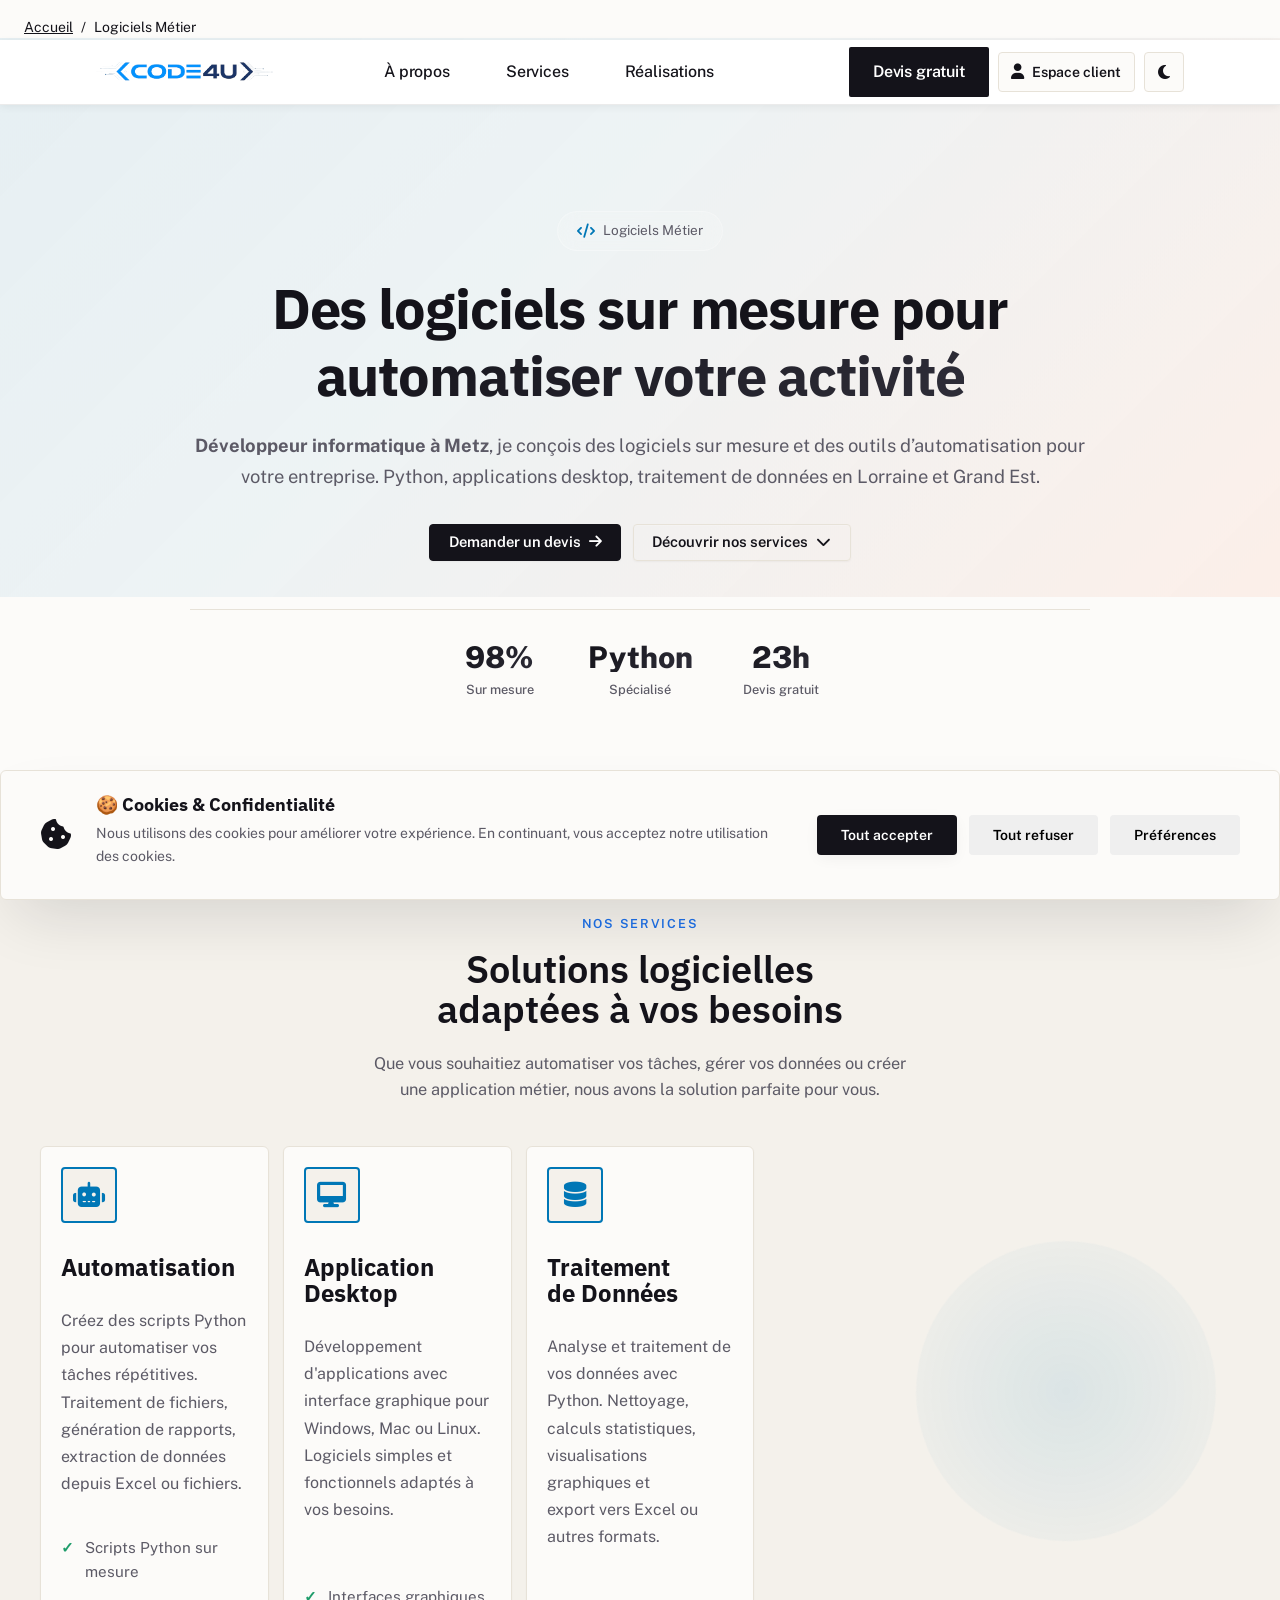
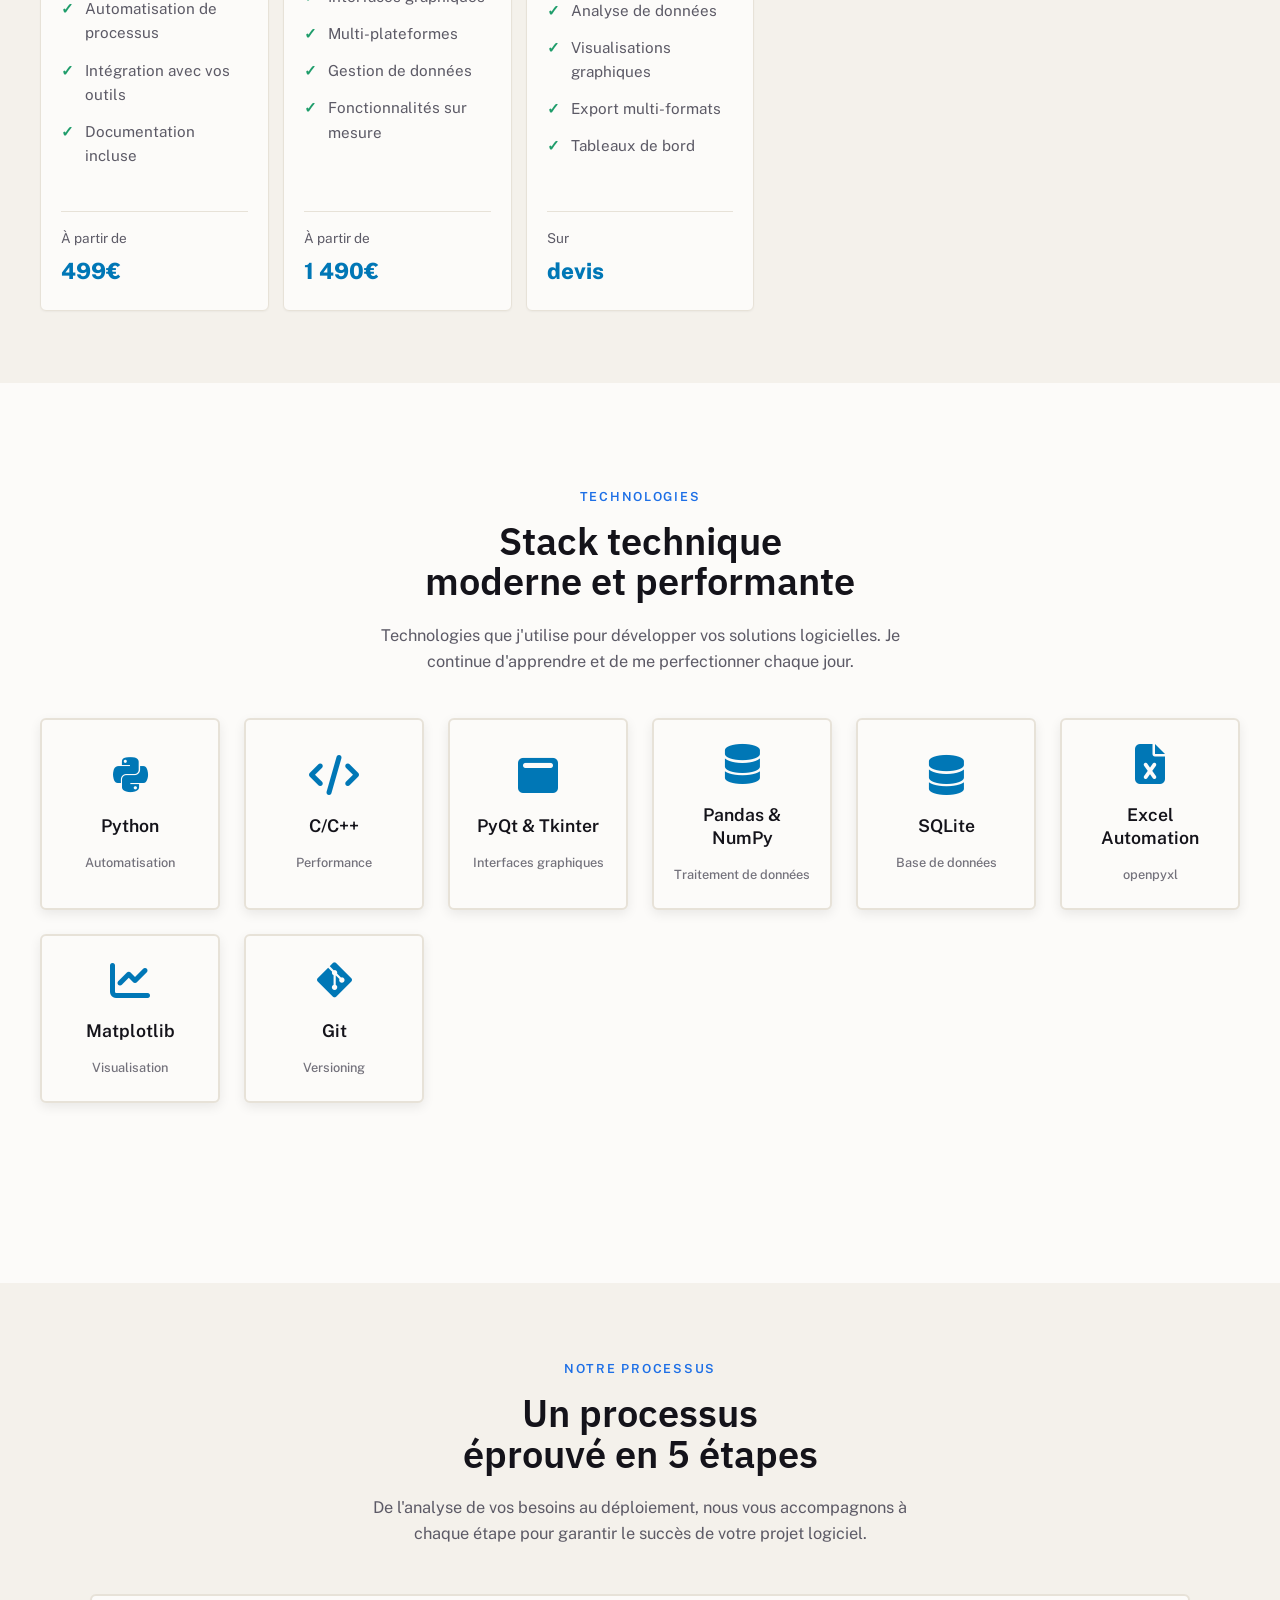
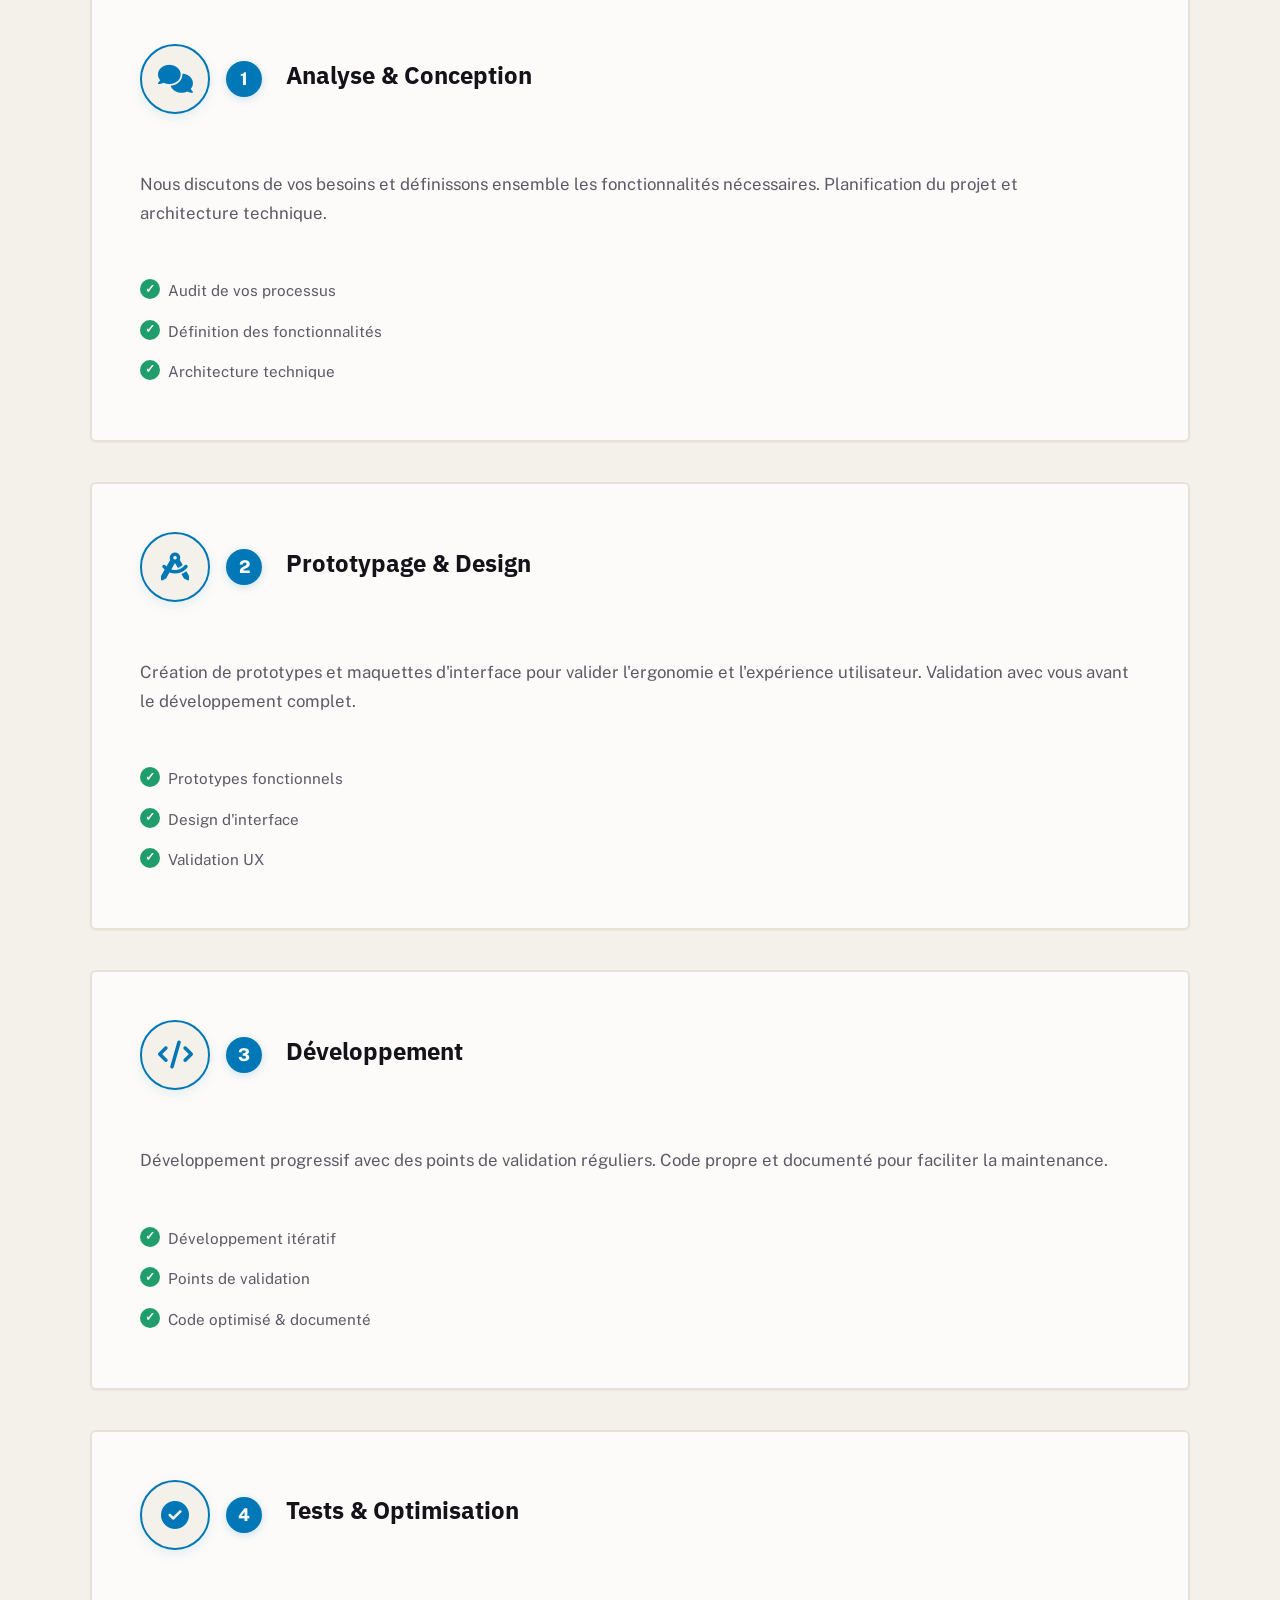
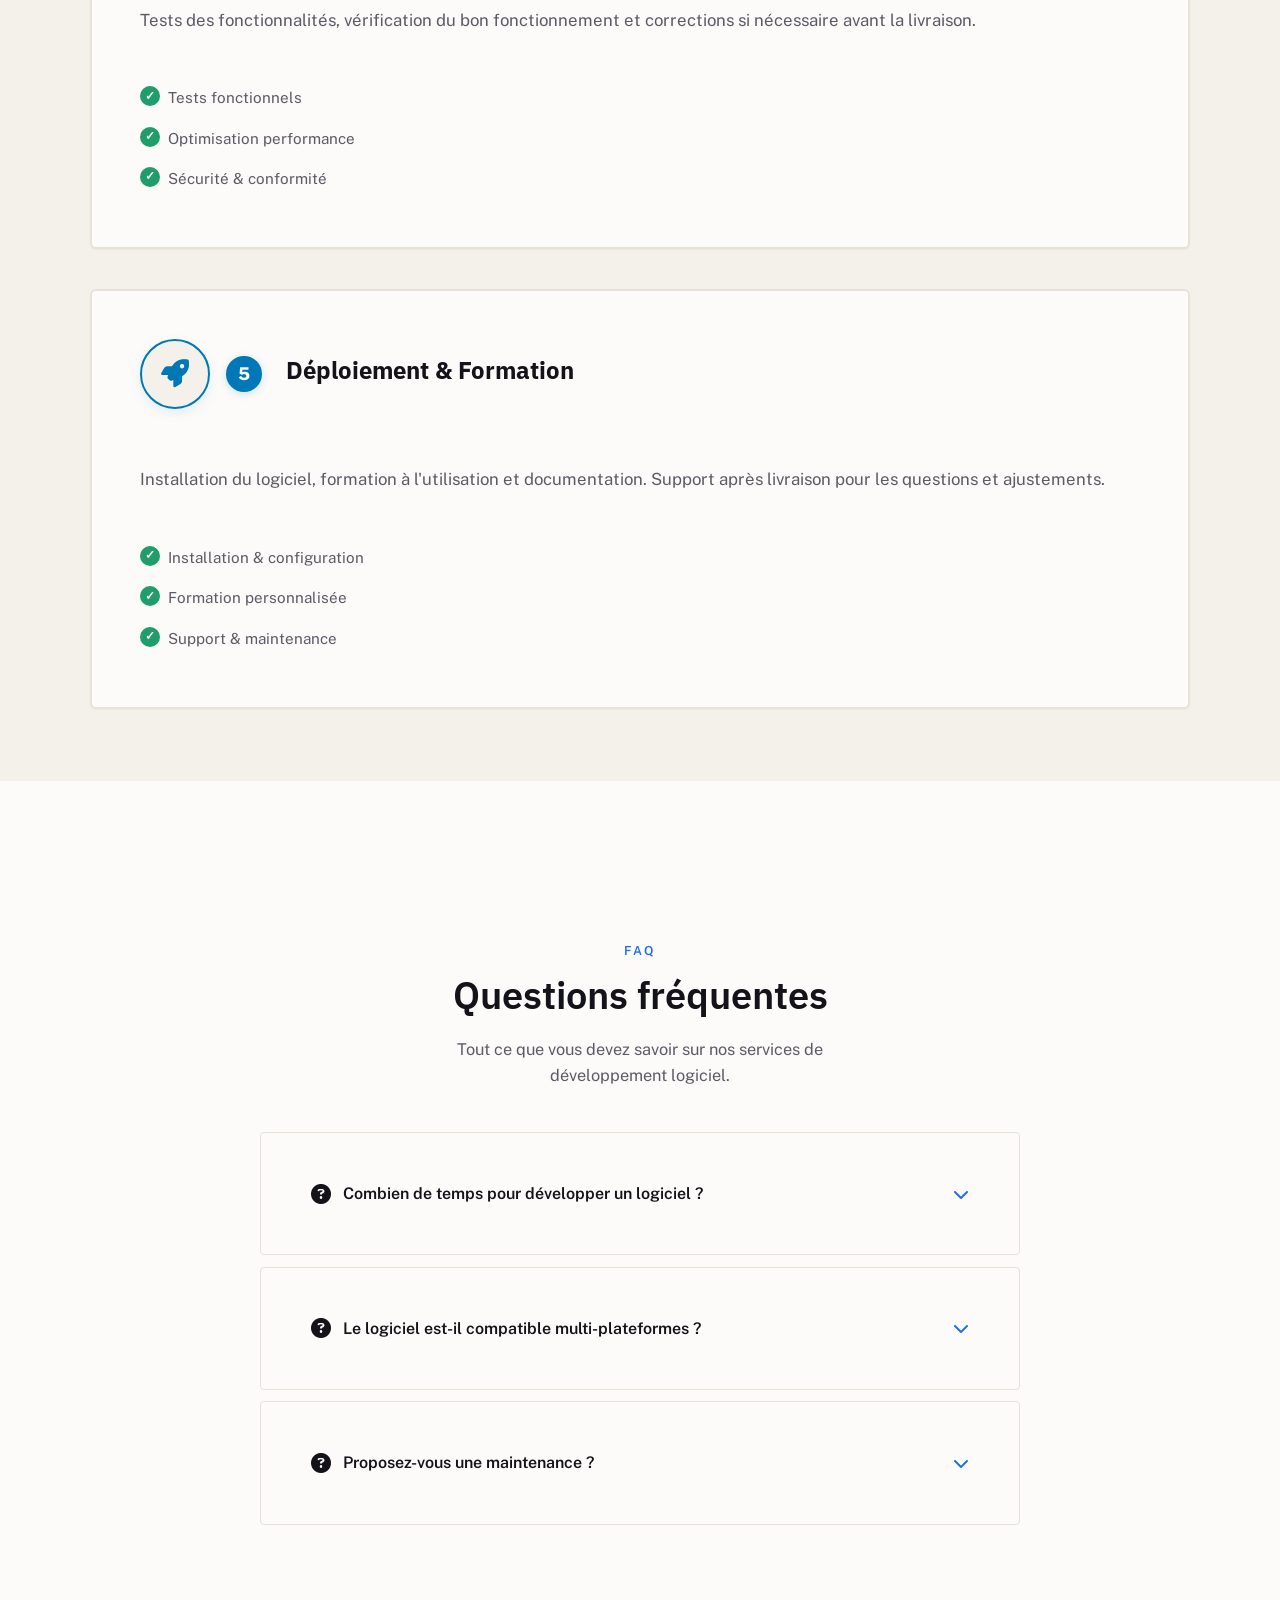
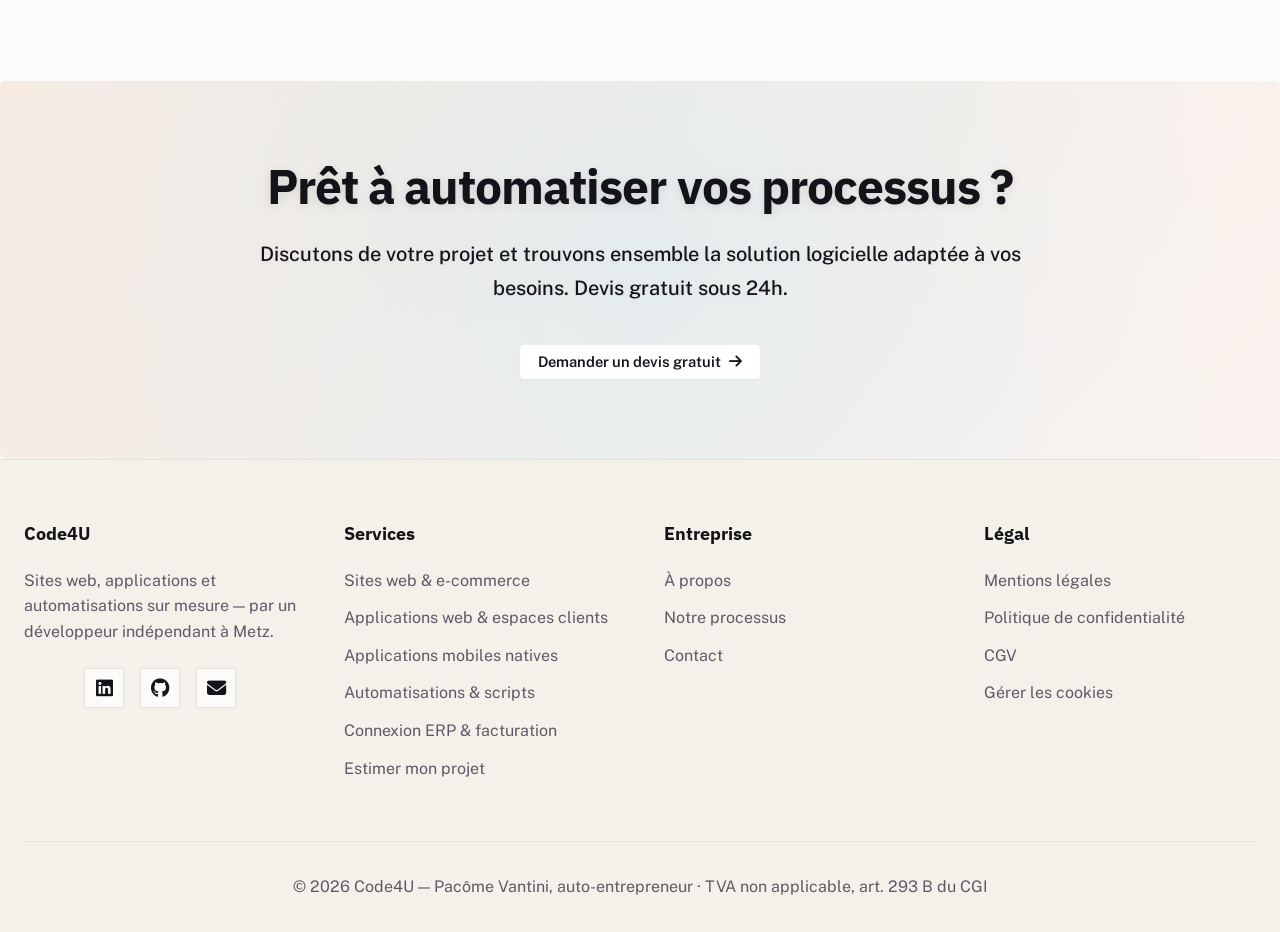
<file: logiciel.html>
<!DOCTYPE html>
<html lang="fr">
<head>
    <meta charset="UTF-8">
    <meta name="viewport" content="width=device-width, initial-scale=1.0">
    
    <!-- SEO - Page Logiciels Métier -->
    <title>Développeur Informatique Metz - Logiciel sur Mesure, Python | Code4U</title>
    <meta name="title" content="Développeur Informatique Metz - Logiciel sur Mesure, Python | Code4U">
    <meta name="description" content="Développeur informatique à Metz : logiciels sur mesure, automatisation Python (499€), applications desktop (1490€). Programmeur Metz, Lorraine. Devis gratuit 24h.">
    <meta name="keywords" content="développeur informatique Metz, logiciel sur mesure Metz, informaticien Metz, programmeur Python Metz, automatisation Python Metz, développeur logiciel Lorraine">
    <meta name="robots" content="index, follow, max-image-preview:large, max-snippet:-1">
    <meta name="author" content="Pacôme VANTINI - Code4U">
    
    <!-- Open Graph -->
    <meta property="og:type" content="website">
    <meta property="og:url" content="https://code4u.fr/logiciel">
    <meta property="og:title" content="Développeur Informatique Metz - Logiciel, Python | Code4U">
    <meta property="og:description" content="Développeur informatique à Metz : logiciels, Python, automatisation. Devis gratuit 24h.">
    <meta property="og:image" content="https://code4u.fr/assets/images/og-logiciel.jpg">
    <meta property="og:image:width" content="1200">
    <meta property="og:image:height" content="630">
    <meta property="og:locale" content="fr_FR">
    <meta property="og:site_name" content="Code4U">
    
    <!-- Twitter -->
    <meta property="twitter:card" content="summary_large_image">
    <meta property="twitter:url" content="https://code4u.fr/logiciel">
    <meta property="twitter:title" content="Développeur Informatique Metz - Logiciel Python | Code4U">
    <meta property="twitter:description" content="Automatisation Python, apps desktop. Devis gratuit 24h.">
    <meta property="twitter:image" content="https://code4u.fr/assets/images/og-logiciel.jpg">
    
    <!-- Canonical -->
    <link rel="canonical" href="https://code4u.fr/logiciel">
    <link rel="icon" type="image/png" href="assets/images/logo-carre.png">
    <link rel="preconnect" href="https://fonts.googleapis.com">
    <link rel="preconnect" href="https://fonts.gstatic.com" crossorigin>
    <link rel="stylesheet" href="assets/css/style.css">
    <link rel="stylesheet" href="assets/css/web.css">
    <link rel="stylesheet" href="assets/css/platform.css">
    <link href="https://fonts.googleapis.com/css2?family=IBM+Plex+Sans:wght@400;500;600;700&family=Public+Sans:wght@300;400;500;600;700;800&display=swap" rel="stylesheet">
    <link rel="stylesheet" href="https://cdnjs.cloudflare.com/ajax/libs/font-awesome/6.4.0/css/all.min.css">
</head>
<body class="web-page">
    <!-- Header Template -->
    <div id="header-placeholder"></div>

    <nav aria-label="Fil d'Ariane" class="breadcrumb-nav container" style="padding: 1rem 1.5rem 0; font-size: 0.875rem;">
        <ol itemscope itemtype="https://schema.org/BreadcrumbList" style="list-style: none; display: flex; gap: 0.5rem; margin: 0; padding: 0;">
            <li itemprop="itemListElement" itemscope itemtype="https://schema.org/ListItem">
                <a itemprop="item" href="https://code4u.fr/"><span itemprop="name">Accueil</span></a>
                <meta itemprop="position" content="1">
            </li>
            <li aria-hidden="true">/</li>
            <li itemprop="itemListElement" itemscope itemtype="https://schema.org/ListItem">
                <span itemprop="name">Logiciels Métier</span>
                <meta itemprop="item" content="https://code4u.fr/logiciel">
                <meta itemprop="position" content="2">
            </li>
        </ol>
    </nav>
    
    <main id="main-content" role="main">
        <section class="web-hero" aria-labelledby="logiciel-hero-title">
            <div class="parallax-container">
                <div class="parallax-element parallax-bg-1" data-speed="0.2"></div>
                <div class="parallax-element parallax-bg-2" data-speed="0.5"></div>
                <div class="parallax-element parallax-bg-3" data-speed="0.4"></div>
                <div class="parallax-element parallax-shape shape-1" data-speed="0.3"></div>
                <div class="parallax-element parallax-shape shape-2" data-speed="0.6"></div>
            </div>
            
            <div class="container">
                <div class="web-hero-content">
                    <div class="web-hero-badge">
                        <i class="fas fa-code"></i>
                        <span>Logiciels Métier</span>
                    </div>
                    <h1 class="web-hero-title" id="logiciel-hero-title">
                        Des logiciels sur mesure pour <span class="gradient-text">automatiser votre activité</span>
                    </h1>
                    <p class="web-hero-subtitle">
                        <strong>Développeur informatique à Metz</strong>, je conçois des logiciels sur mesure et des outils d’automatisation pour votre entreprise. Python, applications desktop, traitement de données en Lorraine et Grand Est.
                    </p>
                    <div class="web-hero-actions">
                        <a href="/#contact" class="btn btn-primary btn-lg" data-cta="logiciel_hero_devis" aria-label="Demander un devis pour un logiciel sur mesure">
                            <span>Demander un devis</span>
                            <i class="fas fa-arrow-right" aria-hidden="true"></i>
                        </a>
                        <a href="#services" class="btn btn-secondary btn-lg" data-cta="logiciel_hero_services">
                            <span>Découvrir nos services</span>
                            <i class="fas fa-chevron-down"></i>
                        </a>
                    </div>
                    <div class="web-hero-stats">
                    <div class="web-hero-stat">
                        <span class="stat-number">100%</span>
                        <span class="stat-label">Sur mesure</span>
                    </div>
                    <div class="web-hero-stat">
                        <span class="stat-number">Python</span>
                        <span class="stat-label">Spécialisé</span>
                    </div>
                    <div class="web-hero-stat">
                        <span class="stat-number">24h</span>
                        <span class="stat-label">Devis gratuit</span>
                    </div>
                    </div>
                </div>
            </div>
        </section>

        <section class="parallax-section" id="services">
            <div class="floating-element float-1" data-speed="0.3"></div>
            <div class="floating-element float-2" data-speed="0.5"></div>
            <div class="parallax-section-content">
                <div class="section-header">
                    <span class="section-tag">Nos services</span>
                    <h2 class="section-title">Solutions logicielles adaptées à vos besoins</h2>
                    <p class="section-subtitle">
                        Que vous souhaitiez automatiser vos tâches, gérer vos données ou créer une application métier, nous avons la solution parfaite pour vous.
                    </p>
                </div>
                <div class="services-grid">
                    <div class="service-card">
                        <div class="service-icon">
                            <i class="fas fa-robot"></i>
                        </div>
                        <h3>Automatisation</h3>
                        <p>Créez des scripts Python pour automatiser vos tâches répétitives. Traitement de fichiers, génération de rapports, extraction de données depuis Excel ou fichiers.</p>
                        <ul class="service-features">
                            <li>Scripts Python sur mesure</li>
                            <li>Automatisation de processus</li>
                            <li>Intégration avec vos outils</li>
                            <li>Documentation incluse</li>
                        </ul>
                        <div class="service-price">
                            <small>À partir de</small> 499€
                        </div>
                    </div>
                    <div class="service-card">
                        <div class="service-icon">
                            <i class="fas fa-desktop"></i>
                        </div>
                        <h3>Application Desktop</h3>
                        <p>Développement d'applications avec interface graphique pour Windows, Mac ou Linux. Logiciels simples et fonctionnels adaptés à vos besoins.</p>
                        <ul class="service-features">
                            <li>Interfaces graphiques</li>
                            <li>Multi-plateformes</li>
                            <li>Gestion de données</li>
                            <li>Fonctionnalités sur mesure</li>
                        </ul>
                        <div class="service-price">
                            <small>À partir de</small> 1 490€
                        </div>
                    </div>
                    <div class="service-card">
                        <div class="service-icon">
                            <i class="fas fa-database"></i>
                        </div>
                        <h3>Traitement de Données</h3>
                        <p>Analyse et traitement de vos données avec Python. Nettoyage, calculs statistiques, visualisations graphiques et export vers Excel ou autres formats.</p>
                        <ul class="service-features">
                            <li>Analyse de données</li>
                            <li>Visualisations graphiques</li>
                            <li>Export multi-formats</li>
                            <li>Tableaux de bord</li>
                        </ul>
                        <div class="service-price">
                            <small>Sur</small> devis
                        </div>
                    </div>
                </div>
            </div>
        </section>

        <section class="parallax-section">
            <div class="parallax-section-content">
                <div class="section-header">
                    <span class="section-tag">Technologies</span>
                    <h2 class="section-title">Stack technique moderne et performante</h2>
                    <p class="section-subtitle">
                        Technologies que j'utilise pour développer vos solutions logicielles. Je continue d'apprendre et de me perfectionner chaque jour.
                    </p>
                </div>
                <div class="tech-stack">
                    <div class="tech-item" data-category="language">
                        <i class="fab fa-python"></i>
                        <span>Python</span>
                        <small>Automatisation</small>
                    </div>
                    <div class="tech-item" data-category="language">
                        <i class="fas fa-code"></i>
                        <span>C/C++</span>
                        <small>Performance</small>
                    </div>
                    <div class="tech-item" data-category="framework">
                        <i class="fas fa-window-maximize"></i>
                        <span>PyQt & Tkinter</span>
                        <small>Interfaces graphiques</small>
                    </div>
                    <div class="tech-item" data-category="database">
                        <i class="fas fa-database"></i>
                        <span>Pandas & NumPy</span>
                        <small>Traitement de données</small>
                    </div>
                    <div class="tech-item" data-category="database">
                        <i class="fas fa-database"></i>
                        <span>SQLite</span>
                        <small>Base de données</small>
                    </div>
                    <div class="tech-item" data-category="automation">
                        <i class="fas fa-file-excel"></i>
                        <span>Excel Automation</span>
                        <small>openpyxl</small>
                    </div>
                    <div class="tech-item" data-category="tools">
                        <i class="fas fa-chart-line"></i>
                        <span>Matplotlib</span>
                        <small>Visualisation</small>
                    </div>
                    <div class="tech-item" data-category="tools">
                        <i class="fab fa-git-alt"></i>
                        <span>Git</span>
                        <small>Versioning</small>
                    </div>
                </div>
            </div>
        </section>

        <section class="parallax-section">
            <div class="parallax-section-content">
                <div class="section-header">
                    <span class="section-tag">Notre processus</span>
                    <h2 class="section-title">Un processus éprouvé en 5 étapes</h2>
                    <p class="section-subtitle">
                        De l'analyse de vos besoins au déploiement, nous vous accompagnons à chaque étape pour garantir le succès de votre projet logiciel.
                    </p>
                </div>
                <div class="process-steps">
                    <div class="process-step">
                        <div class="process-step-header">
                            <div class="process-step-icon-wrapper">
                                <div class="process-step-icon">
                                    <i class="fas fa-comments"></i>
                                </div>
                                <div class="process-step-number">1</div>
                            </div>
                            <div class="process-step-title-wrapper">
                                <h3>Analyse & Conception</h3>
                            </div>
                        </div>
                        <p>Nous discutons de vos besoins et définissons ensemble les fonctionnalités nécessaires. Planification du projet et architecture technique.</p>
                        <ul class="process-step-features">
                            <li>Audit de vos processus</li>
                            <li>Définition des fonctionnalités</li>
                            <li>Architecture technique</li>
                        </ul>
                    </div>
                    <div class="process-step">
                        <div class="process-step-header">
                            <div class="process-step-icon-wrapper">
                                <div class="process-step-icon">
                                    <i class="fas fa-drafting-compass"></i>
                                </div>
                                <div class="process-step-number">2</div>
                            </div>
                            <div class="process-step-title-wrapper">
                                <h3>Prototypage & Design</h3>
                            </div>
                        </div>
                        <p>Création de prototypes et maquettes d'interface pour valider l'ergonomie et l'expérience utilisateur. Validation avec vous avant le développement complet.</p>
                        <ul class="process-step-features">
                            <li>Prototypes fonctionnels</li>
                            <li>Design d'interface</li>
                            <li>Validation UX</li>
                        </ul>
                    </div>
                    <div class="process-step">
                        <div class="process-step-header">
                            <div class="process-step-icon-wrapper">
                                <div class="process-step-icon">
                                    <i class="fas fa-code"></i>
                                </div>
                                <div class="process-step-number">3</div>
                            </div>
                            <div class="process-step-title-wrapper">
                                <h3>Développement</h3>
                            </div>
                        </div>
                        <p>Développement progressif avec des points de validation réguliers. Code propre et documenté pour faciliter la maintenance.</p>
                        <ul class="process-step-features">
                            <li>Développement itératif</li>
                            <li>Points de validation</li>
                            <li>Code optimisé & documenté</li>
                        </ul>
                    </div>
                    <div class="process-step">
                        <div class="process-step-header">
                            <div class="process-step-icon-wrapper">
                                <div class="process-step-icon">
                                    <i class="fas fa-check-circle"></i>
                                </div>
                                <div class="process-step-number">4</div>
                            </div>
                            <div class="process-step-title-wrapper">
                                <h3>Tests & Optimisation</h3>
                            </div>
                        </div>
                        <p>Tests des fonctionnalités, vérification du bon fonctionnement et corrections si nécessaire avant la livraison.</p>
                        <ul class="process-step-features">
                            <li>Tests fonctionnels</li>
                            <li>Optimisation performance</li>
                            <li>Sécurité & conformité</li>
                        </ul>
                    </div>
                    <div class="process-step">
                        <div class="process-step-header">
                            <div class="process-step-icon-wrapper">
                                <div class="process-step-icon">
                                    <i class="fas fa-rocket"></i>
                                </div>
                                <div class="process-step-number">5</div>
                            </div>
                            <div class="process-step-title-wrapper">
                                <h3>Déploiement & Formation</h3>
                            </div>
                        </div>
                        <p>Installation du logiciel, formation à l'utilisation et documentation. Support après livraison pour les questions et ajustements.</p>
                        <ul class="process-step-features">
                            <li>Installation & configuration</li>
                            <li>Formation personnalisée</li>
                            <li>Support & maintenance</li>
                        </ul>
                    </div>
                </div>
            </div>
        </section>

        <section class="parallax-section">
            <div class="parallax-section-content">
                <div class="section-header">
                    <span class="section-tag">FAQ</span>
                    <h2 class="section-title">Questions fréquentes</h2>
                    <p class="section-subtitle">
                        Tout ce que vous devez savoir sur nos services de développement logiciel.
                    </p>
                </div>
                <div class="faq-list">
                    <div class="faq-item">
                        <button class="faq-question">
                            <span><i class="fas fa-question-circle"></i> Combien de temps pour développer un logiciel ?</span>
                            <i class="fas fa-chevron-down faq-icon"></i>
                        </button>
                        <div class="faq-answer">
                            <p>Le délai dépend de la complexité : de quelques semaines pour un script simple à plusieurs mois pour une application complète. Nous définissons un planning ensemble après discussion de vos besoins.</p>
                        </div>
                    </div>
                    <div class="faq-item">
                        <button class="faq-question">
                            <span><i class="fas fa-question-circle"></i> Le logiciel est-il compatible multi-plateformes ?</span>
                            <i class="fas fa-chevron-down faq-icon"></i>
                        </button>
                        <div class="faq-answer">
                            <p>Oui, je peux développer des applications pour Windows, Mac ou Linux selon vos besoins. Je privilégie Python qui fonctionne sur toutes les plateformes.</p>
                        </div>
                    </div>
                    <div class="faq-item">
                        <button class="faq-question">
                            <span><i class="fas fa-question-circle"></i> Proposez-vous une maintenance ?</span>
                            <i class="fas fa-chevron-down faq-icon"></i>
                        </button>
                        <div class="faq-answer">
                            <p>Oui, nous proposons un support après livraison pour les corrections et évolutions. Chaque projet est différent, nous adaptons la maintenance à vos besoins.</p>
                        </div>
                    </div>
                </div>
            </div>
        </section>

        <!-- CTA Section -->
        <section class="cta-section">
            <div class="cta-content">
                <h2 class="cta-title">Prêt à automatiser vos processus ?</h2>
                <p class="cta-text">
                    Discutons de votre projet et trouvons ensemble la solution logicielle adaptée à vos besoins. Devis gratuit sous 24h.
                </p>
                <a href="/#contact" class="btn btn-primary btn-lg">
                    <span>Demander un devis gratuit</span>
                    <i class="fas fa-arrow-right"></i>
                </a>
            </div>
        </section>
    </main>
    
    <div id="footer-placeholder"></div>
    
    <script type="application/ld+json">
    {
      "@context": "https://schema.org",
      "@type": "Service",
      "serviceType": "Développement Logiciel",
      "provider": {
        "@type": "LocalBusiness",
        "name": "Code4U"
      },
      "description": "Développement de logiciels métier sur mesure : automatisation, applications desktop, traitement de données",
      "areaServed": {
        "@type": "State",
        "name": "Grand Est"
      },
      "hasOfferCatalog": {
        "@type": "OfferCatalog",
        "name": "Services Logiciels",
        "itemListElement": [
          {
            "@type": "Offer",
            "itemOffered": {
              "@type": "Service",
              "name": "Automatisation Python",
              "description": "Scripts et outils pour automatiser vos tâches récurrentes"
            }
          },
          {
            "@type": "Offer",
            "itemOffered": {
              "@type": "Service",
              "name": "Applications Desktop",
              "description": "Logiciels natifs pour Windows, Mac et Linux"
            }
          },
          {
            "@type": "Offer",
            "itemOffered": {
              "@type": "Service",
              "name": "Traitement de Données",
              "description": "Analyse et visualisation de données complexes avec Python"
            }
          }
        ]
      },
      "makesOffer": [
        {
          "@type": "Offer",
          "itemOffered": {
            "@type": "Service",
            "name": "Consultation Gratuite",
            "description": "Analyse de vos besoins et conseil en automatisation"
          },
          "price": "0",
          "priceCurrency": "EUR"
        }
      ]
    }
    </script>

    <script type="application/ld+json">
    {
      "@context": "https://schema.org",
      "@type": "BreadcrumbList",
      "itemListElement": [
        {
          "@type": "ListItem",
          "position": 1,
          "name": "Accueil",
          "item": "https://code4u.fr/"
        },
        {
          "@type": "ListItem",
          "position": 2,
          "name": "Logiciels Métier",
          "item": "https://code4u.fr/logiciel"
        }
      ]
    }
    </script>

    <script type="application/ld+json">
    {
      "@context": "https://schema.org",
      "@type": "FAQPage",
      "mainEntity": [
        {
          "@type": "Question",
          "name": "Combien de temps pour développer un logiciel ?",
          "acceptedAnswer": {
            "@type": "Answer",
            "text": "Le délai varie selon la complexité : de 2 semaines pour un script d'automatisation à 3-6 mois pour une application complète. Nous établissons un planning détaillé après l'analyse de vos besoins."
          }
        },
        {
          "@type": "Question",
          "name": "Le logiciel est-il compatible multi-plateformes ?",
          "acceptedAnswer": {
            "@type": "Answer",
            "text": "Oui, nous développons des applications compatibles Windows, Mac et Linux selon vos besoins. Nous privilégions les technologies cross-platform quand c'est pertinent."
          }
        },
        {
          "@type": "Question",
          "name": "Proposez-vous une maintenance ?",
          "acceptedAnswer": {
            "@type": "Answer",
            "text": "Absolument. Nous offrons des contrats de maintenance incluant corrections de bugs, mises à jour de sécurité et évolutions fonctionnelles."
          }
        }
      ]
    }
    </script>

    <script src="assets/js/template-loader.js"></script>
    <script src="assets/js/main.js" defer></script>
    <script src="assets/js/web.js" defer></script>
    <script src="assets/js/chatbot-ai.js"></script>
</body>
</html>
</file>
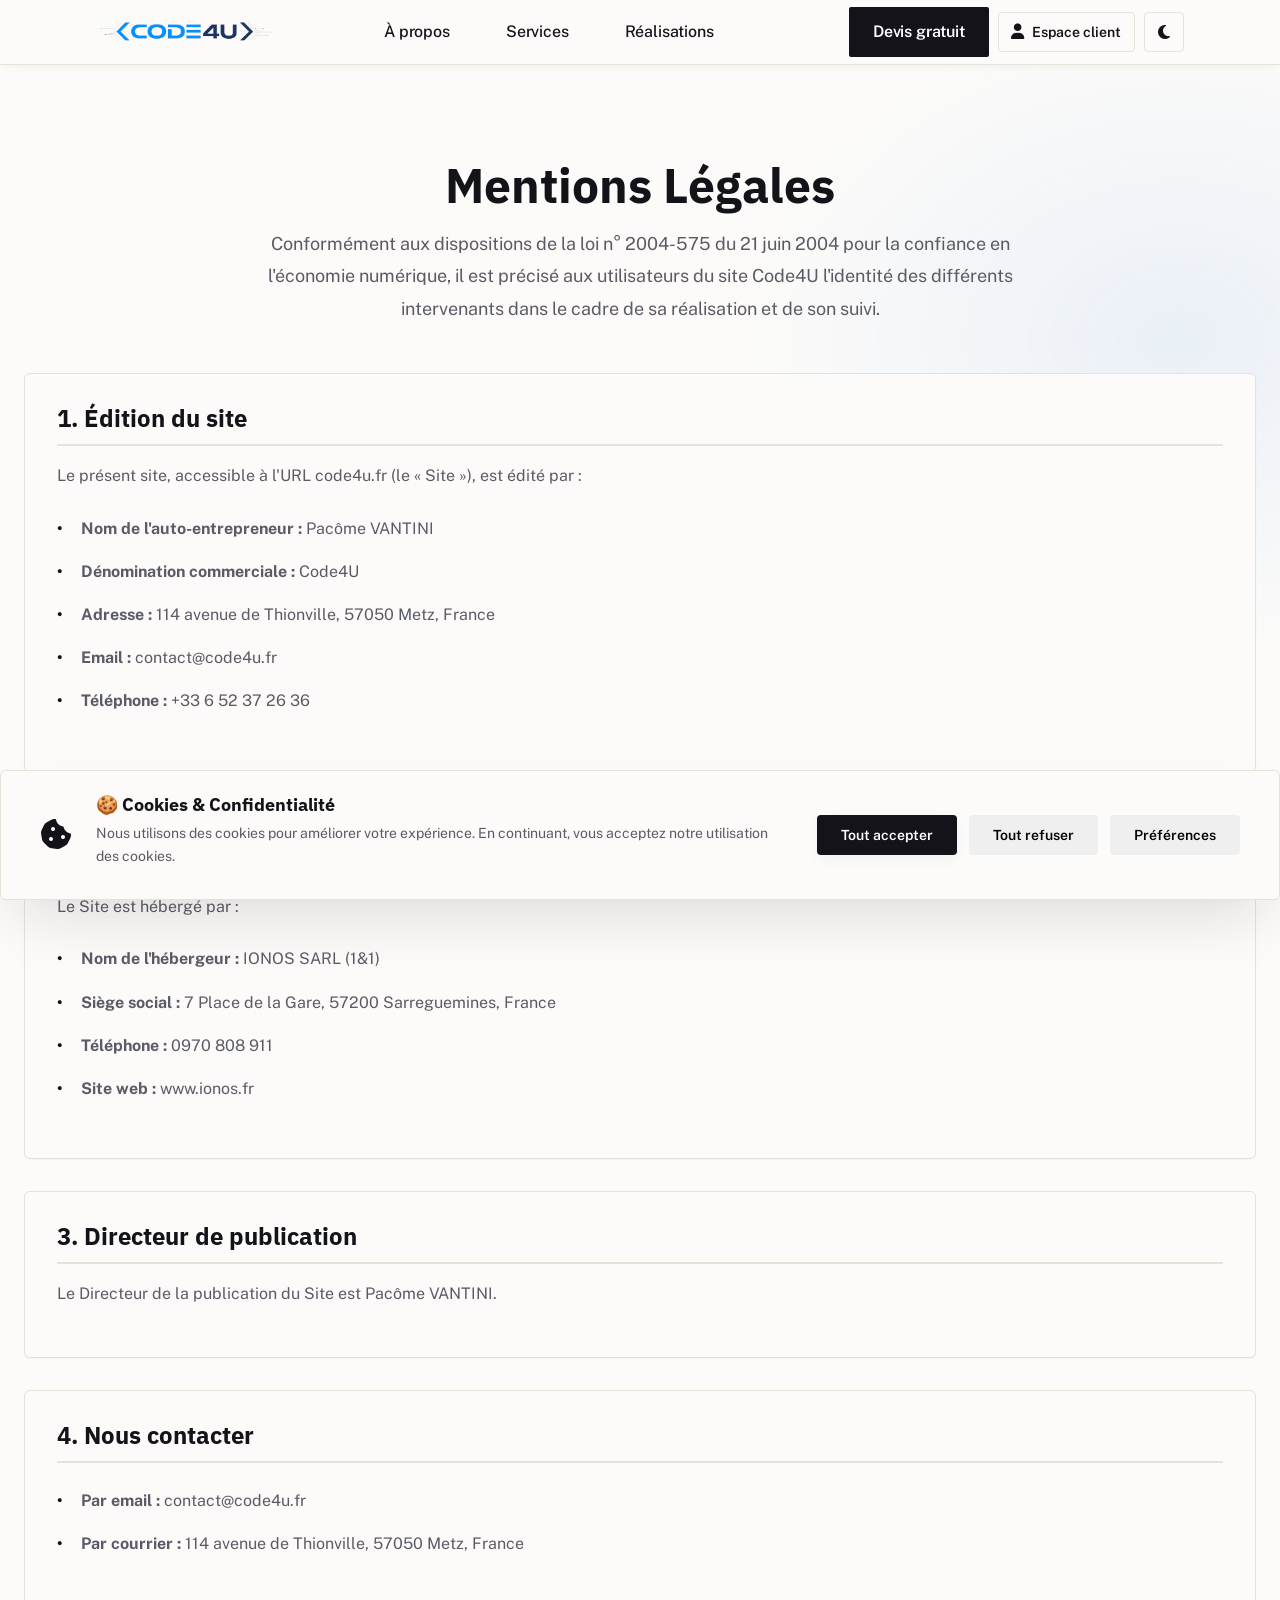
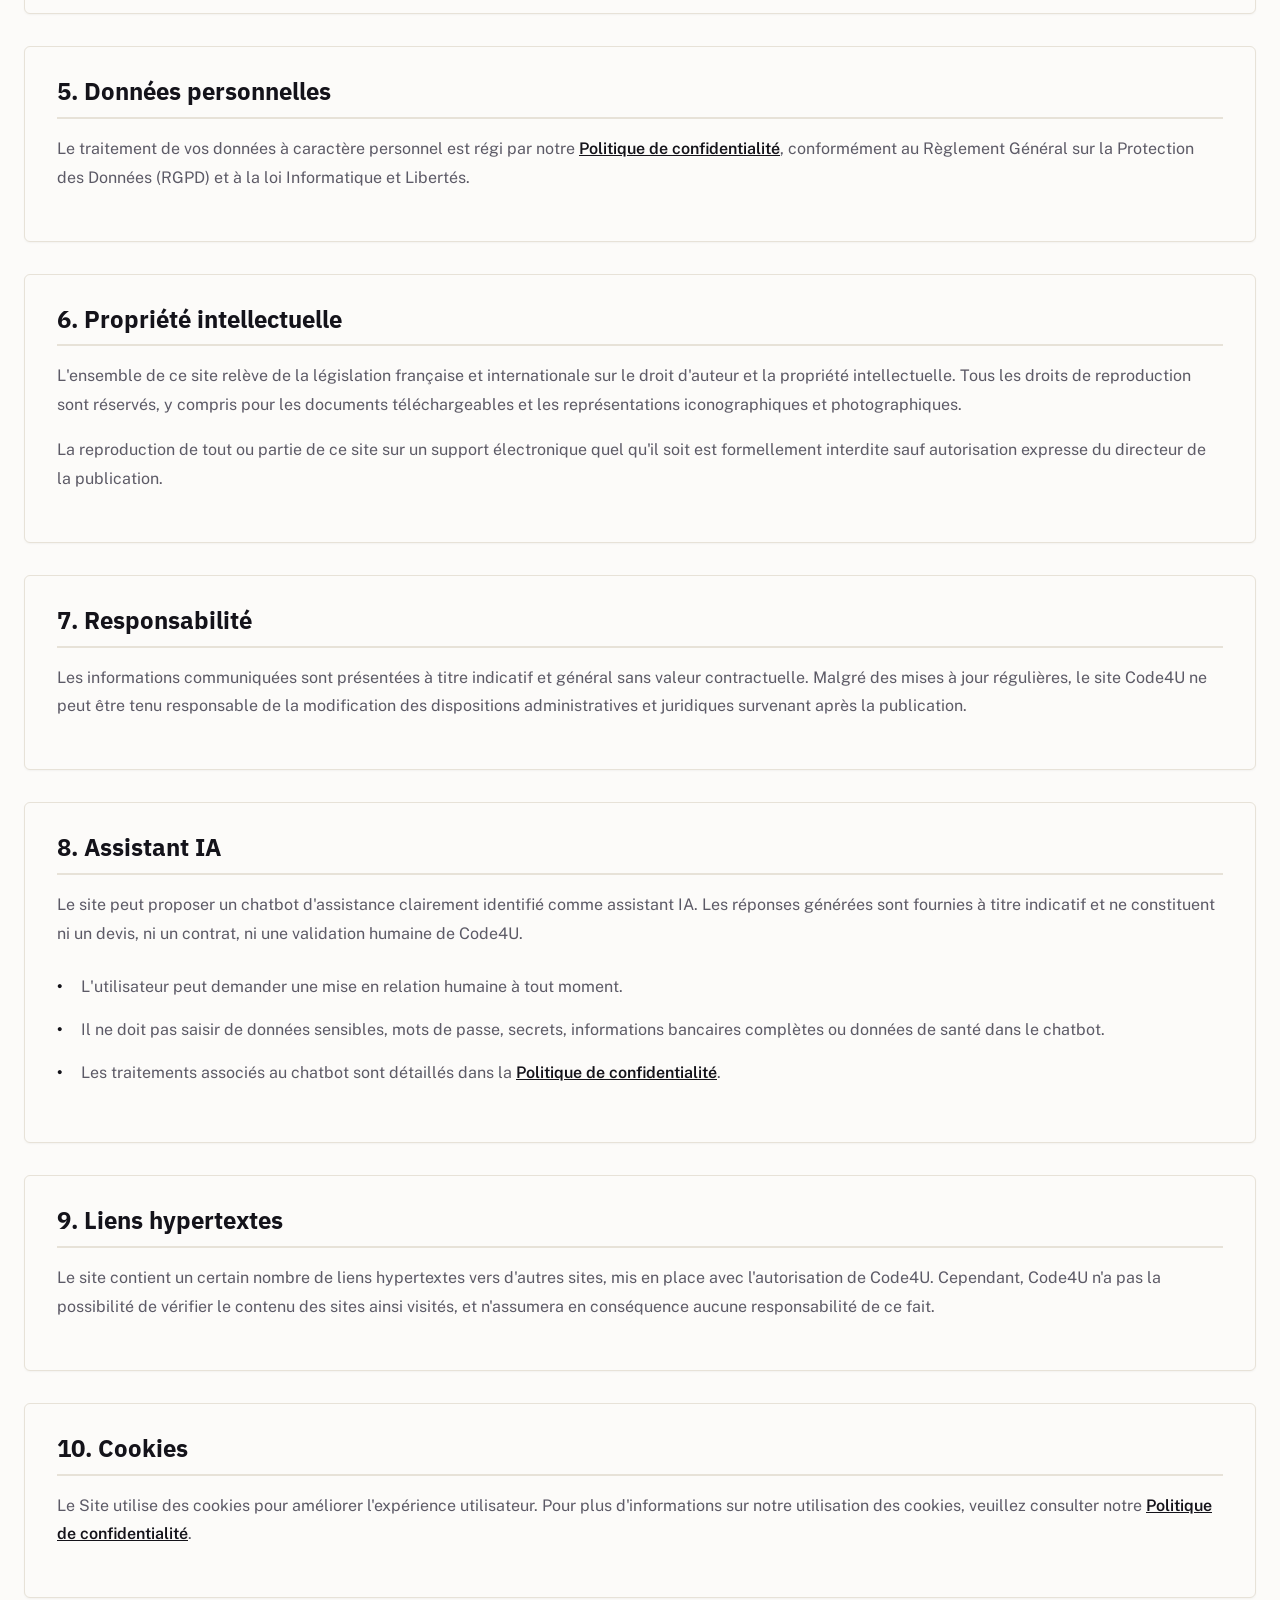
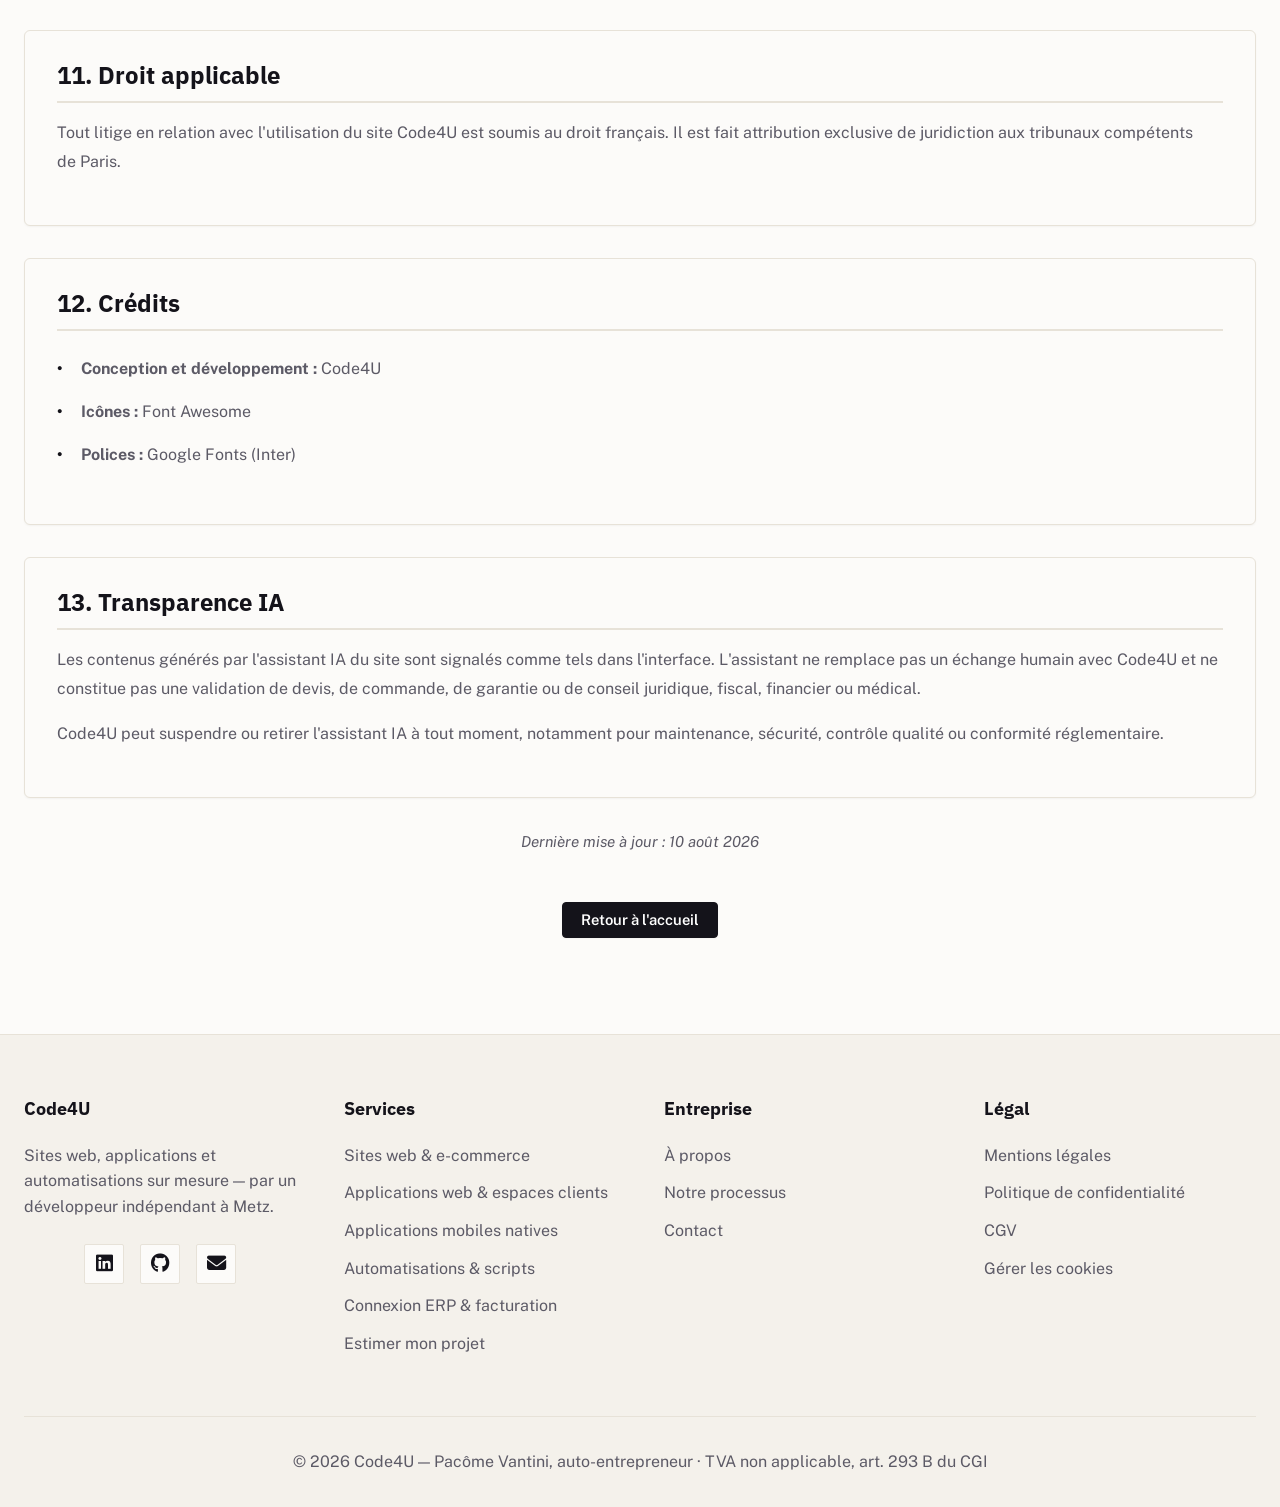
<file: mentions-legales.html>
<!DOCTYPE html>
<html lang="fr">
<head>
    <meta charset="UTF-8">
    <meta name="viewport" content="width=device-width, initial-scale=1.0">
    <title>Mentions Légales - Code4U | Développeur Web Metz</title>
    <meta name="description" content="Mentions légales du site Code4U - Développement web et logiciel à Metz. Éditeur, hébergeur, contact.">
    <meta name="robots" content="index, follow">
    <link rel="canonical" href="https://code4u.fr/mentions-legales">
    <link rel="icon" type="image" href="assets/images/logo-carre-blanc.png" sizes="48x48">
    <link rel="stylesheet" href="assets/css/style.css">
    <link rel="stylesheet" href="assets/css/platform.css">
    <link href="https://fonts.googleapis.com/css2?family=IBM+Plex+Sans:wght@400;500;600;700&family=Public+Sans:wght@300;400;500;600;700;800&display=swap" rel="stylesheet">
    <link rel="stylesheet" href="https://cdnjs.cloudflare.com/ajax/libs/font-awesome/6.4.0/css/all.min.css">
</head>
<body>
    <!-- Header Template -->
    <div id="header-placeholder"></div>

    <section class="legal-page">
        <div class="container">
            <h1>Mentions Légales</h1>
            <p class="legal-intro">Conformément aux dispositions de la loi n° 2004-575 du 21 juin 2004 pour la confiance en l'économie numérique, il est précisé aux utilisateurs du site Code4U l'identité des différents intervenants dans le cadre de sa réalisation et de son suivi.</p>

            <div class="legal-section">
                <h2>1. Édition du site</h2>
                <p>Le présent site, accessible à l'URL code4u.fr (le « Site »), est édité par :</p>
                <ul>
                    <li><strong>Nom de l'auto-entrepreneur :</strong> Pacôme VANTINI</li>
                    <li><strong>Dénomination commerciale :</strong> Code4U</li>
                    <li><strong>Adresse :</strong> 114 avenue de Thionville, 57050 Metz, France</li>
                    <li><strong>Email :</strong> contact@code4u.fr</li>
                    <li><strong>Téléphone :</strong> +33 6 52 37 26 36</li>
                </ul>
            </div>

            <div class="legal-section">
                <h2>2. Hébergement</h2>
                <p>Le Site est hébergé par :</p>
                <ul>
                    <li><strong>Nom de l'hébergeur :</strong> IONOS SARL (1&1)</li>
                    <li><strong>Siège social :</strong> 7 Place de la Gare, 57200 Sarreguemines, France</li>
                    <li><strong>Téléphone :</strong> 0970 808 911</li>
                    <li><strong>Site web :</strong> www.ionos.fr</li>
                </ul>
            </div>

            <div class="legal-section">
                <h2>3. Directeur de publication</h2>
                <p>Le Directeur de la publication du Site est Pacôme VANTINI.</p>
            </div>

            <div class="legal-section">
                <h2>4. Nous contacter</h2>
                <ul>
                    <li><strong>Par email :</strong> contact@code4u.fr</li>
                    <li><strong>Par courrier :</strong> 114 avenue de Thionville, 57050 Metz, France</li>
                </ul>
            </div>

            <div class="legal-section">
                <h2>5. Données personnelles</h2>
                <p>Le traitement de vos données à caractère personnel est régi par notre <a href="politique-confidentialite">Politique de confidentialité</a>, conformément au Règlement Général sur la Protection des Données (RGPD) et à la loi Informatique et Libertés.</p>
            </div>

            <div class="legal-section">
                <h2>6. Propriété intellectuelle</h2>
                <p>L'ensemble de ce site relève de la législation française et internationale sur le droit d'auteur et la propriété intellectuelle. Tous les droits de reproduction sont réservés, y compris pour les documents téléchargeables et les représentations iconographiques et photographiques.</p>
                <p>La reproduction de tout ou partie de ce site sur un support électronique quel qu'il soit est formellement interdite sauf autorisation expresse du directeur de la publication.</p>
            </div>

            <div class="legal-section">
                <h2>7. Responsabilité</h2>
                <p>Les informations communiquées sont présentées à titre indicatif et général sans valeur contractuelle. Malgré des mises à jour régulières, le site Code4U ne peut être tenu responsable de la modification des dispositions administratives et juridiques survenant après la publication.</p>
            </div>

            <div class="legal-section">
                <h2>8. Assistant IA</h2>
                <p>Le site peut proposer un chatbot d'assistance clairement identifié comme assistant IA. Les réponses générées sont fournies à titre indicatif et ne constituent ni un devis, ni un contrat, ni une validation humaine de Code4U.</p>
                <ul>
                    <li>L'utilisateur peut demander une mise en relation humaine à tout moment.</li>
                    <li>Il ne doit pas saisir de données sensibles, mots de passe, secrets, informations bancaires complètes ou données de santé dans le chatbot.</li>
                    <li>Les traitements associés au chatbot sont détaillés dans la <a href="politique-confidentialite">Politique de confidentialité</a>.</li>
                </ul>
            </div>

            <div class="legal-section">
                <h2>9. Liens hypertextes</h2>
                <p>Le site contient un certain nombre de liens hypertextes vers d'autres sites, mis en place avec l'autorisation de Code4U. Cependant, Code4U n'a pas la possibilité de vérifier le contenu des sites ainsi visités, et n'assumera en conséquence aucune responsabilité de ce fait.</p>
            </div>

            <div class="legal-section">
                <h2>10. Cookies</h2>
                <p>Le Site utilise des cookies pour améliorer l'expérience utilisateur. Pour plus d'informations sur notre utilisation des cookies, veuillez consulter notre <a href="politique-confidentialite">Politique de confidentialité</a>.</p>
            </div>

            <div class="legal-section">
                <h2>11. Droit applicable</h2>
                <p>Tout litige en relation avec l'utilisation du site Code4U est soumis au droit français. Il est fait attribution exclusive de juridiction aux tribunaux compétents de Paris.</p>
            </div>

            <div class="legal-section">
                <h2>12. Crédits</h2>
                <ul>
                    <li><strong>Conception et développement :</strong> Code4U</li>
                    <li><strong>Icônes :</strong> Font Awesome</li>
                    <li><strong>Polices :</strong> Google Fonts (Inter)</li>
                </ul>
            </div>

            <div class="legal-section">
                <h2>13. Transparence IA</h2>
                <p>Les contenus générés par l'assistant IA du site sont signalés comme tels dans l'interface. L'assistant ne remplace pas un échange humain avec Code4U et ne constitue pas une validation de devis, de commande, de garantie ou de conseil juridique, fiscal, financier ou médical.</p>
                <p>Code4U peut suspendre ou retirer l'assistant IA à tout moment, notamment pour maintenance, sécurité, contrôle qualité ou conformité réglementaire.</p>
            </div>

            <p class="legal-date"><em>Dernière mise à jour : 10 août 2026</em></p>

            <div class="legal-cta">
                <a href="/" class="btn btn-primary">Retour à l'accueil</a>
            </div>
        </div>
    </section>

    <!-- Footer Template -->
    <div id="footer-placeholder"></div>

    <script src="assets/js/template-loader.js"></script>
    <script src="assets/js/main.js" defer></script>
    <script src="assets/js/chatbot-ai.js"></script>
</body>
</html>
</file>
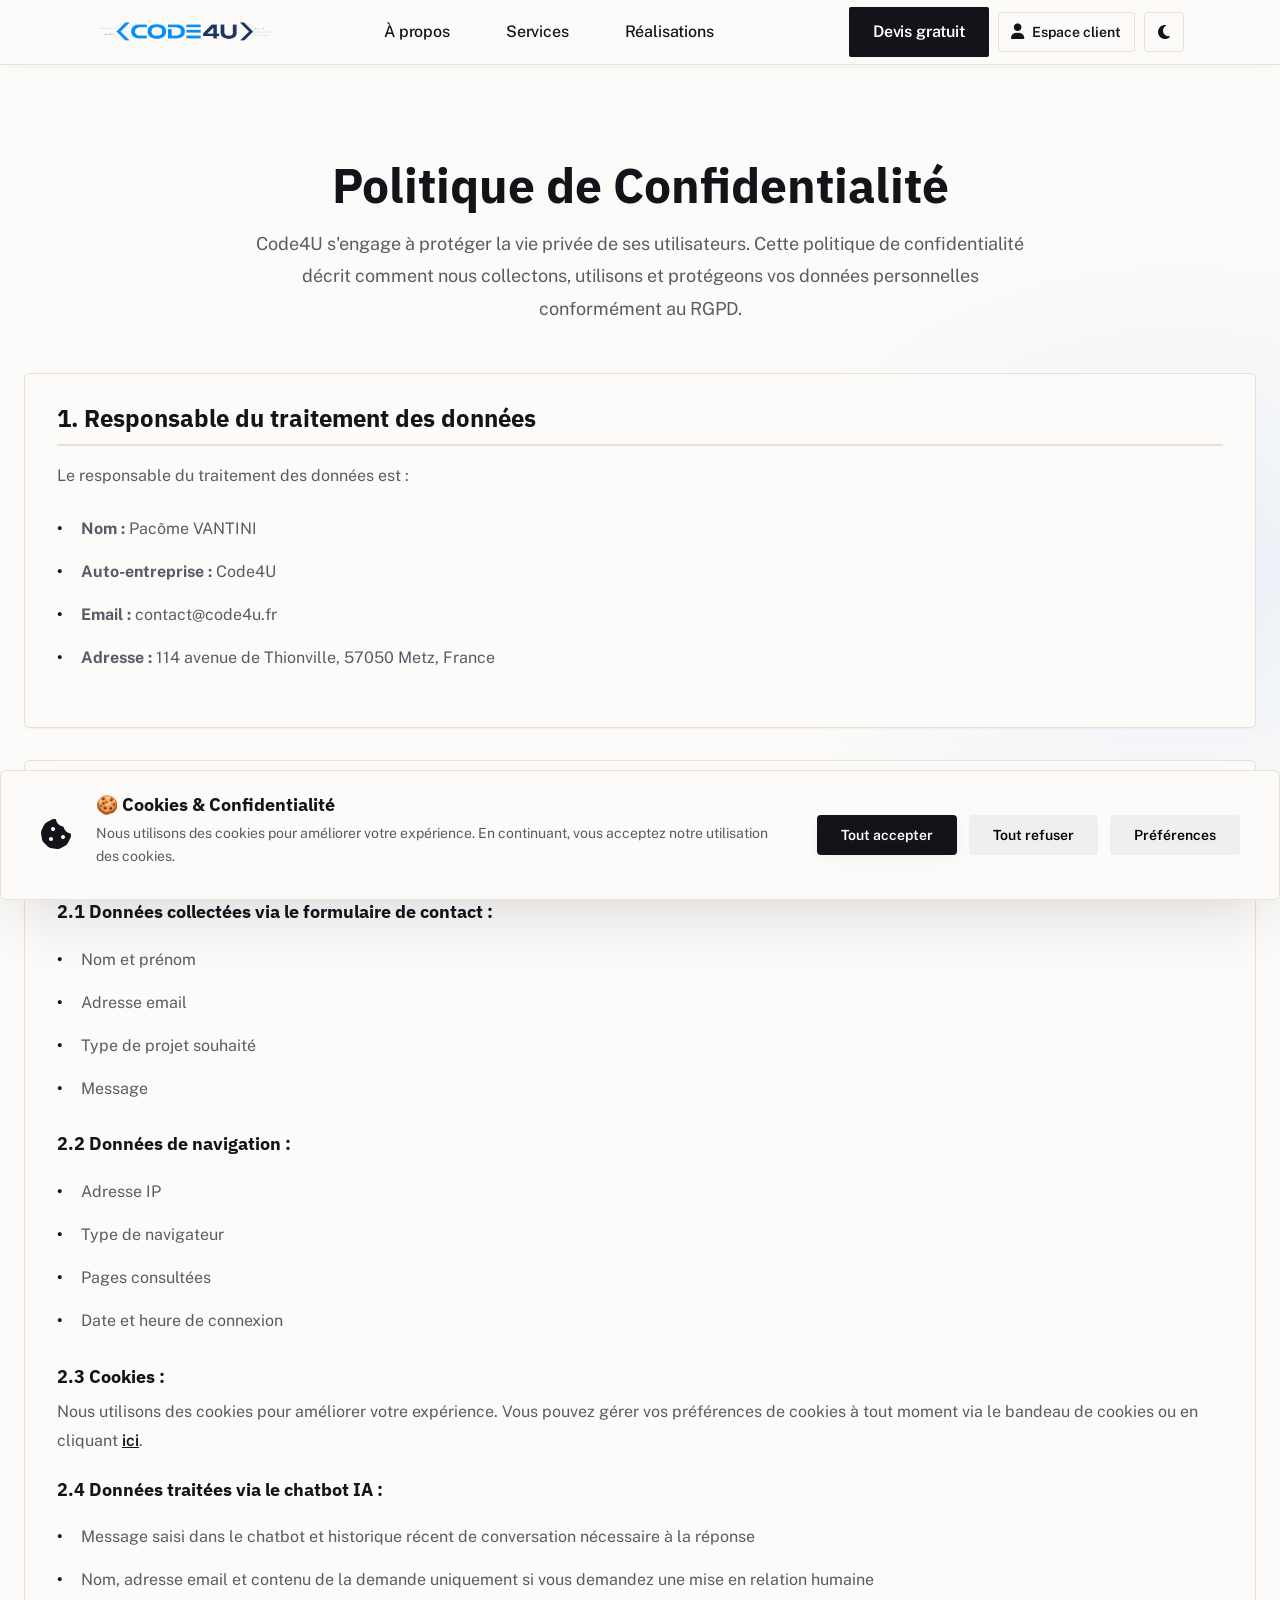
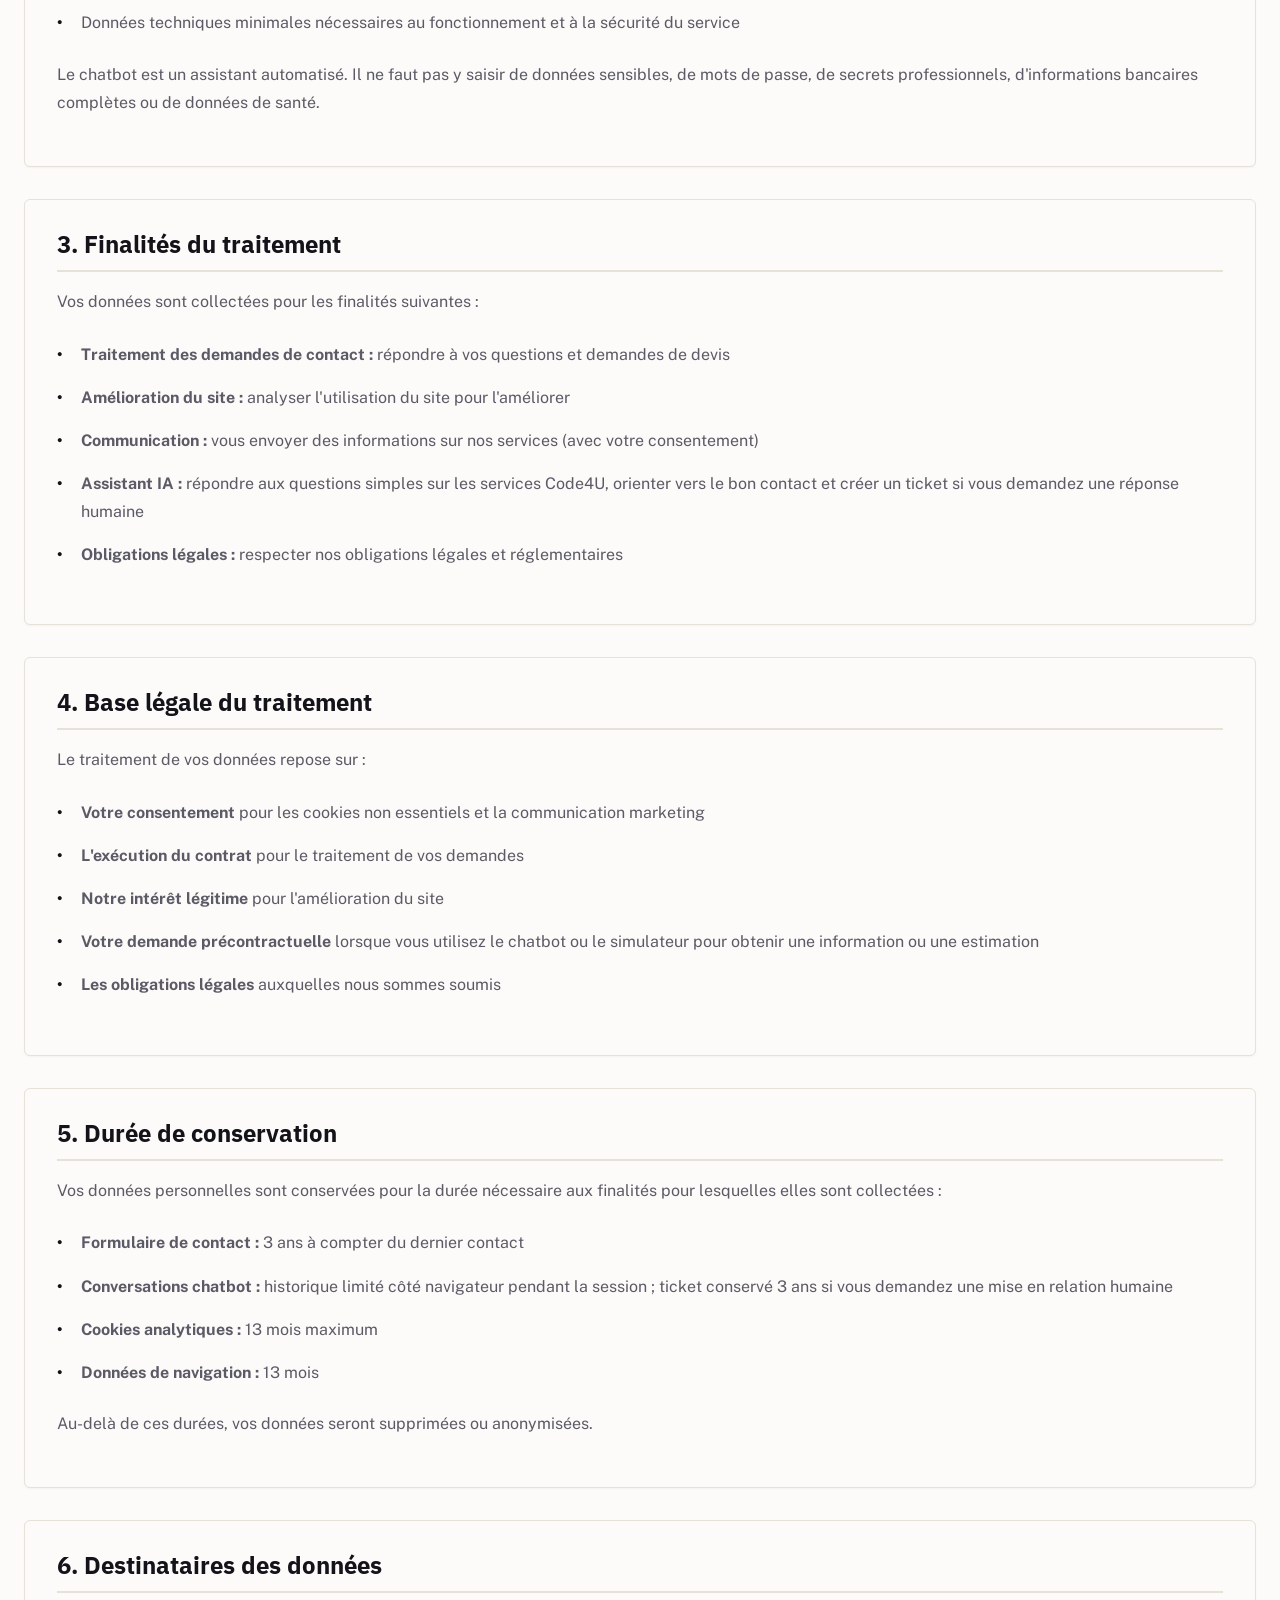
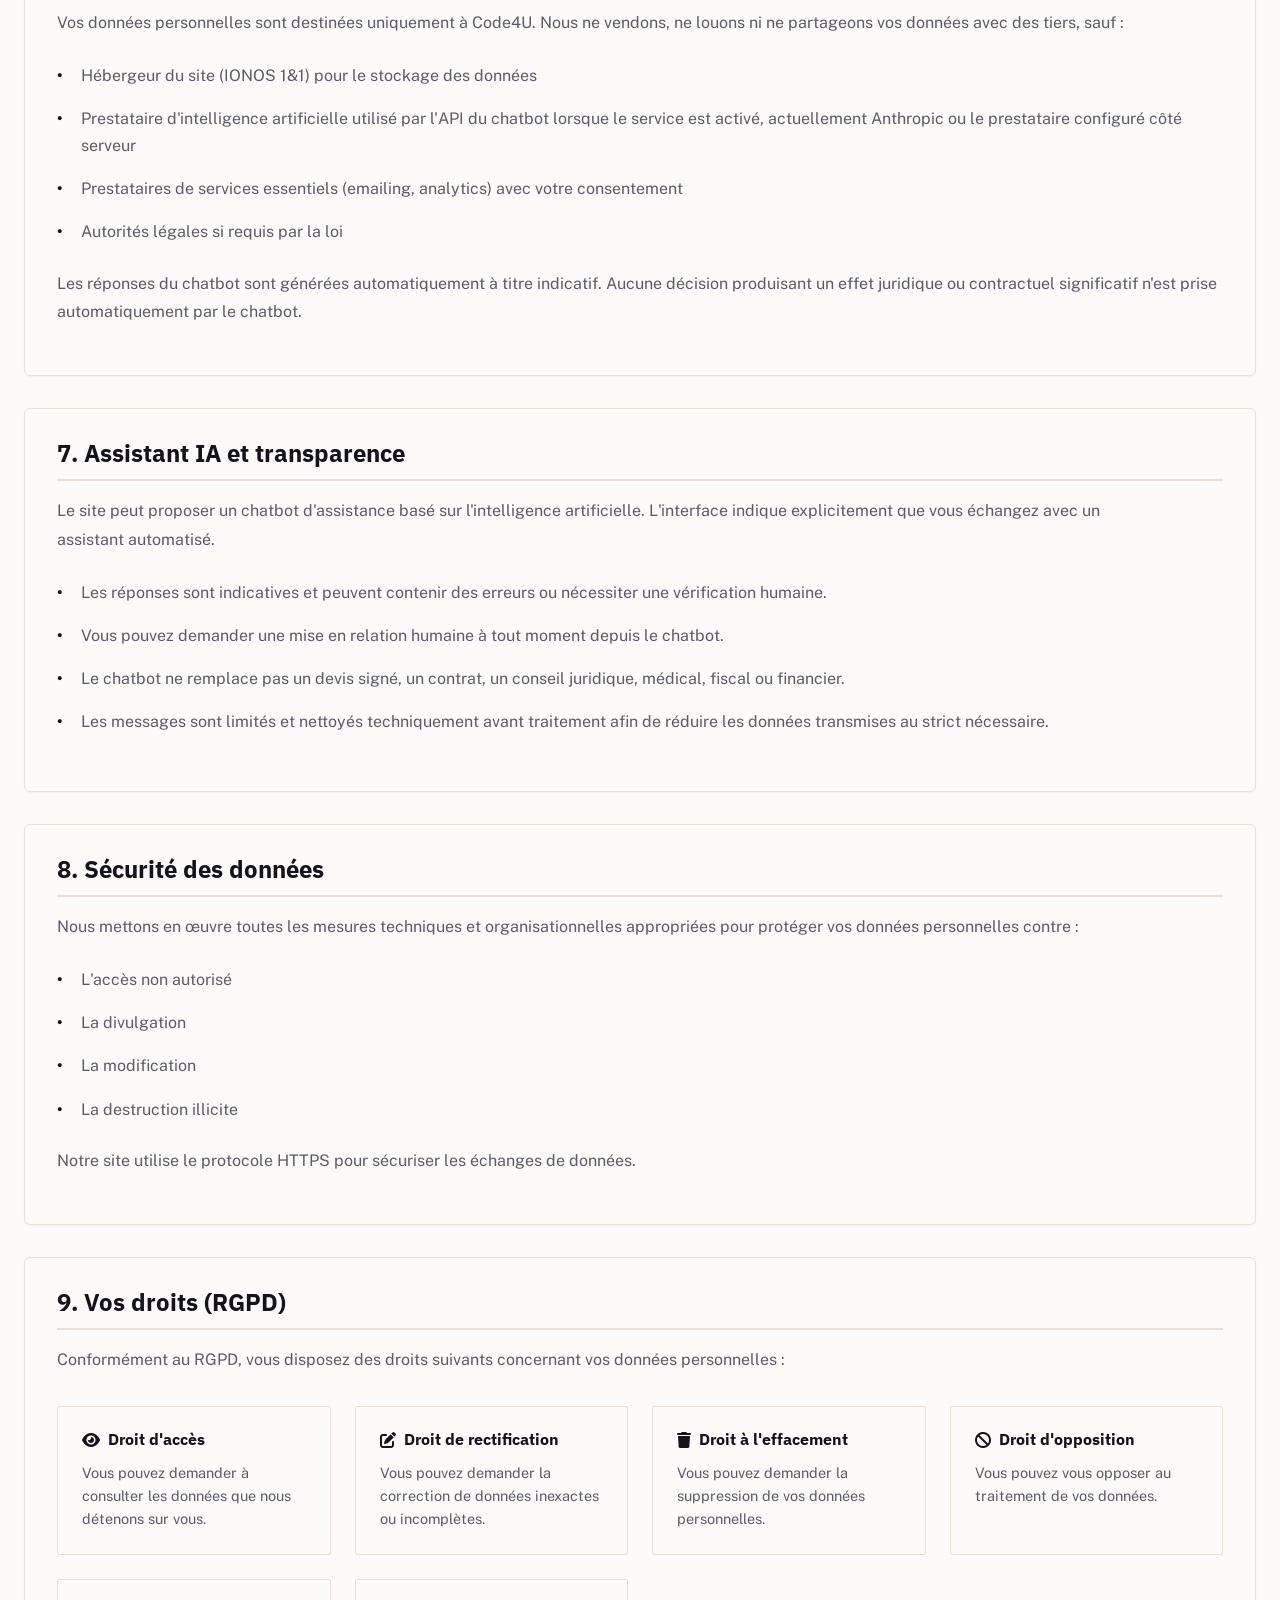
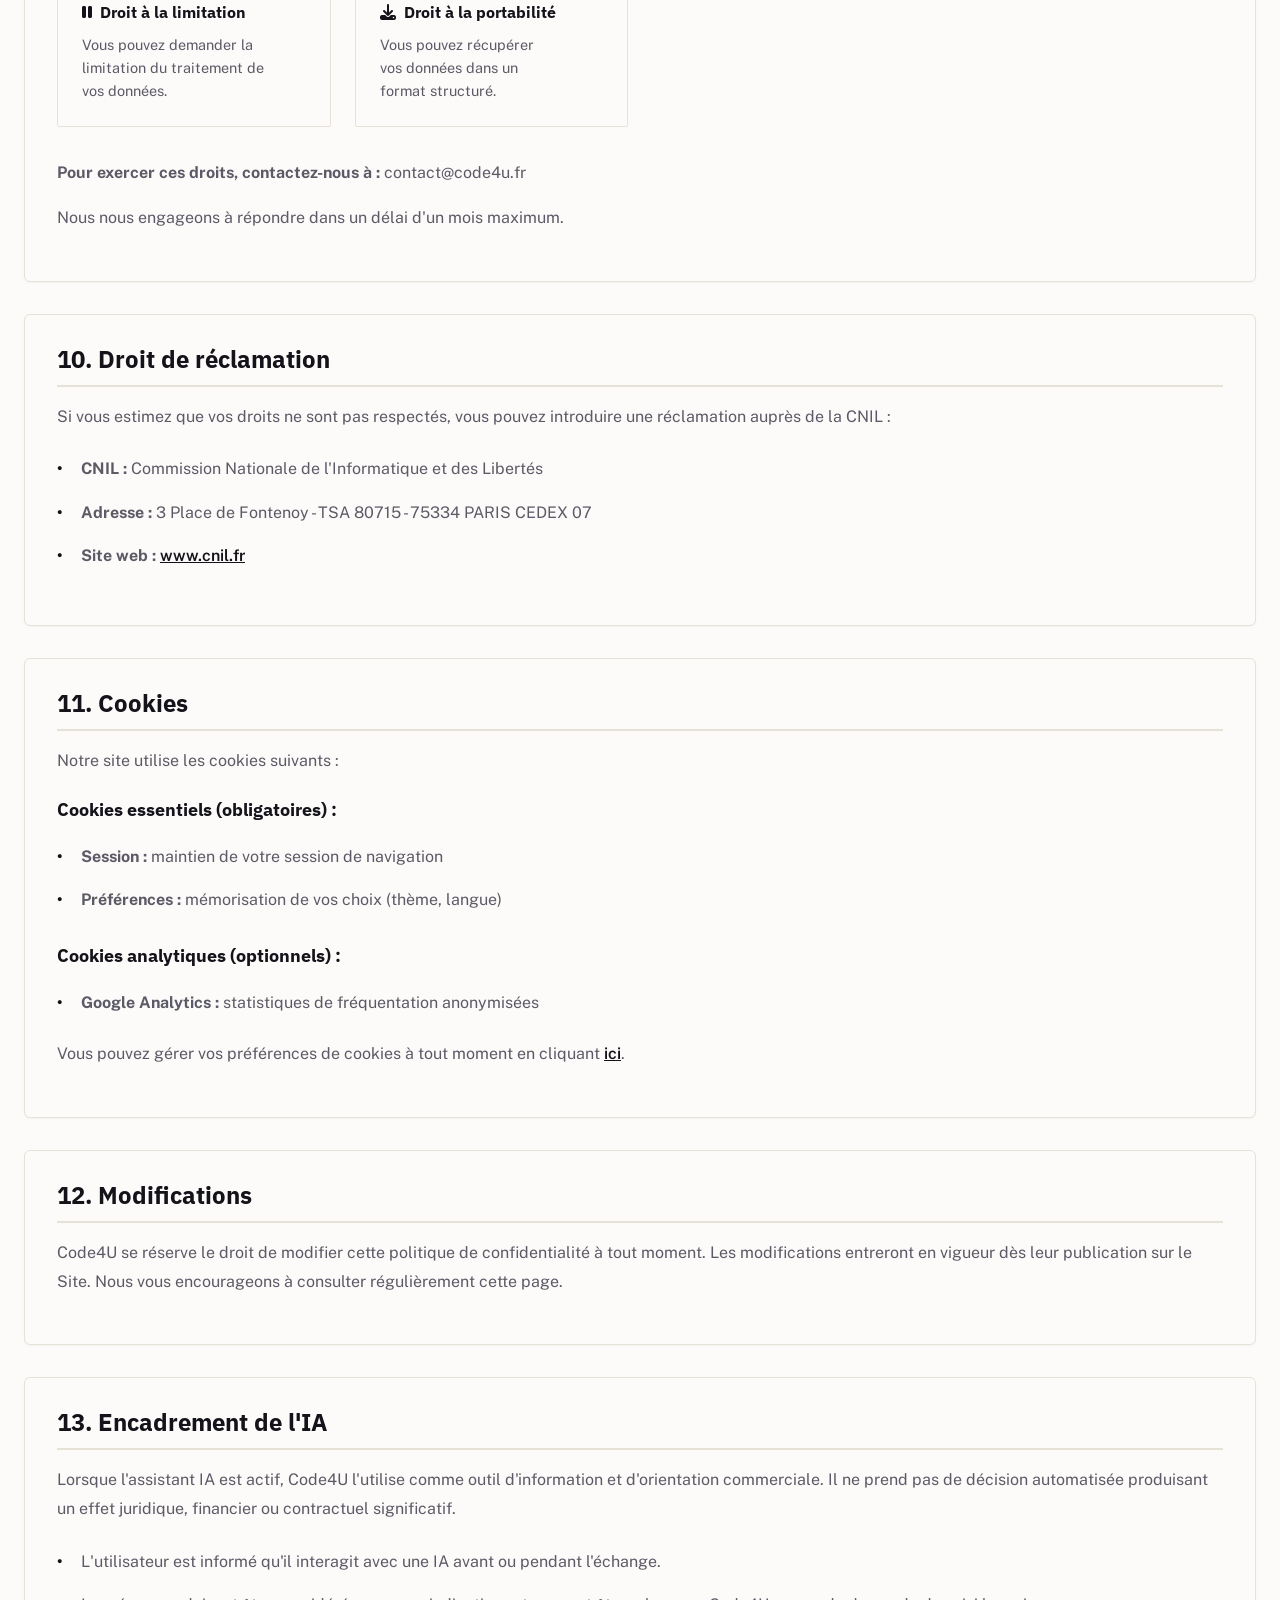
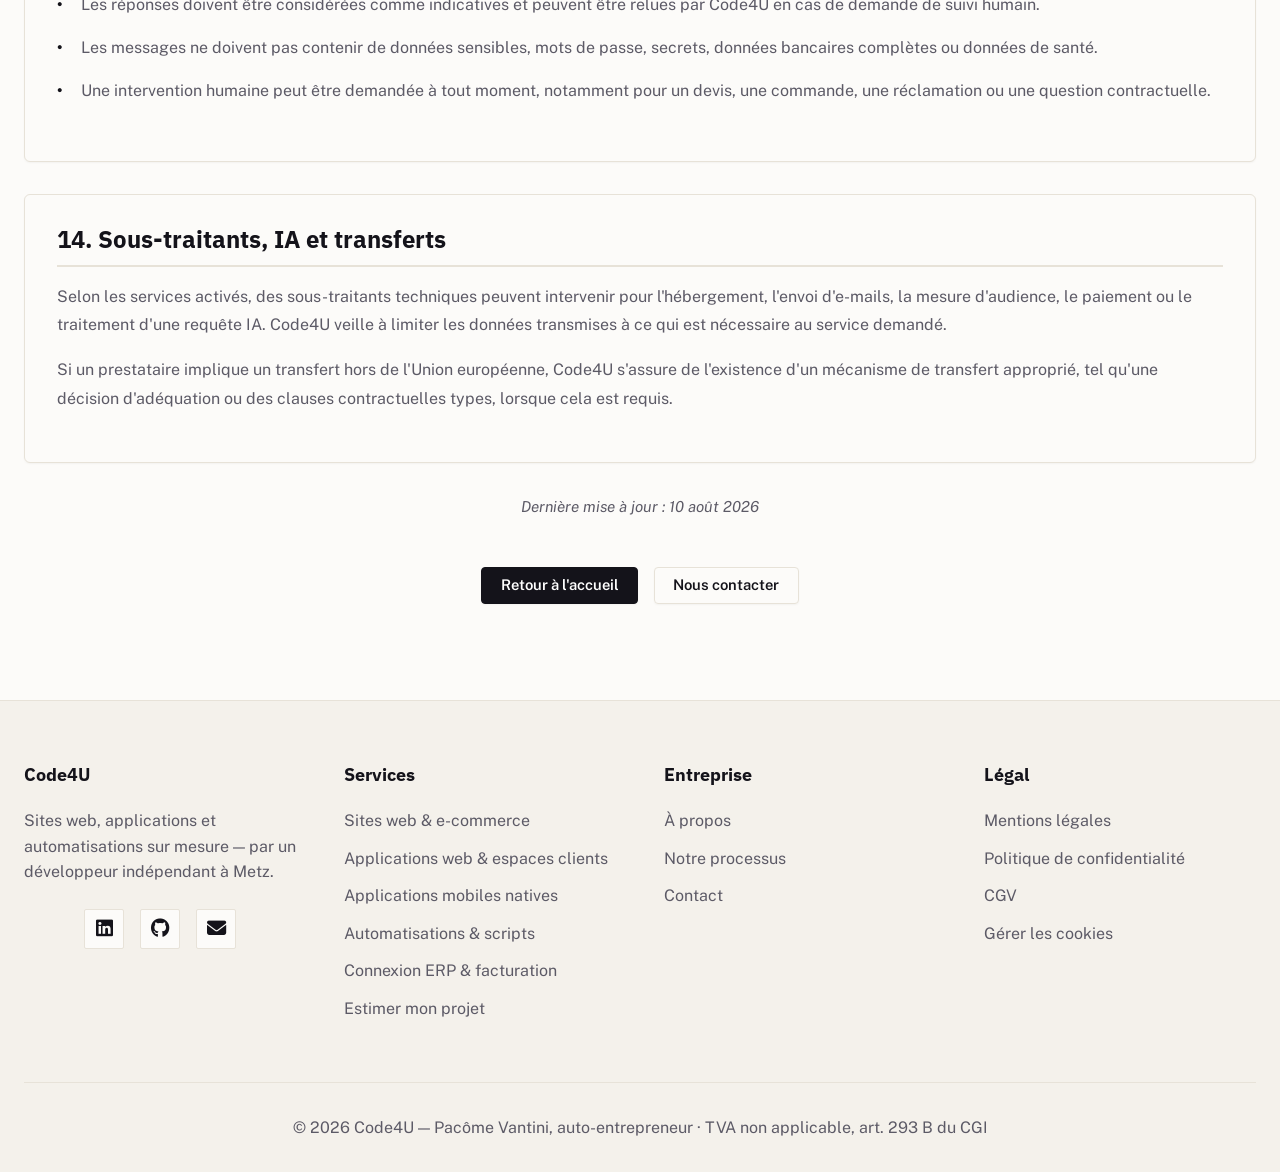
<file: politique-confidentialite.html>
<!DOCTYPE html>
<html lang="fr">
<head>
    <meta charset="UTF-8">
    <meta name="viewport" content="width=device-width, initial-scale=1.0">
    <title>Politique de Confidentialité - Code4U | RGPD</title>
    <meta name="description" content="Politique de confidentialité et protection des données personnelles (RGPD) - Code4U, développement web et logiciel à Metz.">
    <meta name="robots" content="index, follow">
    <link rel="canonical" href="https://code4u.fr/politique-confidentialite">
    <link rel="icon" type="image" href="assets/images/logo-carre-blanc.png" sizes="48x48">
    <link rel="stylesheet" href="assets/css/style.css">
    <link rel="stylesheet" href="assets/css/platform.css">
    <link href="https://fonts.googleapis.com/css2?family=IBM+Plex+Sans:wght@400;500;600;700&family=Public+Sans:wght@300;400;500;600;700;800&display=swap" rel="stylesheet">
    <link rel="stylesheet" href="https://cdnjs.cloudflare.com/ajax/libs/font-awesome/6.4.0/css/all.min.css">
</head>
<body>
    <!-- Header Template -->
    <div id="header-placeholder"></div>

    <section class="legal-page">
        <div class="container">
            <h1>Politique de Confidentialité</h1>
            <p class="legal-intro">Code4U s'engage à protéger la vie privée de ses utilisateurs. Cette politique de confidentialité décrit comment nous collectons, utilisons et protégeons vos données personnelles conformément au RGPD.</p>

            <div class="legal-section">
                <h2>1. Responsable du traitement des données</h2>
                <p>Le responsable du traitement des données est :</p>
                <ul>
                    <li><strong>Nom :</strong> Pacôme VANTINI</li>
                    <li><strong>Auto-entreprise :</strong> Code4U</li>
                    <li><strong>Email :</strong> contact@code4u.fr</li>
                    <li><strong>Adresse :</strong> 114 avenue de Thionville, 57050 Metz, France</li>
                </ul>
            </div>

            <div class="legal-section">
                <h2>2. Données collectées</h2>
                <p>Nous collectons les données personnelles suivantes :</p>
                
                <h3>2.1 Données collectées via le formulaire de contact :</h3>
                <ul>
                    <li>Nom et prénom</li>
                    <li>Adresse email</li>
                    <li>Type de projet souhaité</li>
                    <li>Message</li>
                </ul>

                <h3>2.2 Données de navigation :</h3>
                <ul>
                    <li>Adresse IP</li>
                    <li>Type de navigateur</li>
                    <li>Pages consultées</li>
                    <li>Date et heure de connexion</li>
                </ul>

                <h3>2.3 Cookies :</h3>
                <p>Nous utilisons des cookies pour améliorer votre expérience. Vous pouvez gérer vos préférences de cookies à tout moment via le bandeau de cookies ou en cliquant <a href="#" onclick="document.getElementById('cookieBanner').classList.add('visible'); return false;">ici</a>.</p>

                <h3>2.4 Données traitées via le chatbot IA :</h3>
                <ul>
                    <li>Message saisi dans le chatbot et historique récent de conversation nécessaire à la réponse</li>
                    <li>Nom, adresse email et contenu de la demande uniquement si vous demandez une mise en relation humaine</li>
                    <li>Données techniques minimales nécessaires au fonctionnement et à la sécurité du service</li>
                </ul>
                <p>Le chatbot est un assistant automatisé. Il ne faut pas y saisir de données sensibles, de mots de passe, de secrets professionnels, d'informations bancaires complètes ou de données de santé.</p>
            </div>

            <div class="legal-section">
                <h2>3. Finalités du traitement</h2>
                <p>Vos données sont collectées pour les finalités suivantes :</p>
                <ul>
                    <li><strong>Traitement des demandes de contact :</strong> répondre à vos questions et demandes de devis</li>
                    <li><strong>Amélioration du site :</strong> analyser l'utilisation du site pour l'améliorer</li>
                    <li><strong>Communication :</strong> vous envoyer des informations sur nos services (avec votre consentement)</li>
                    <li><strong>Assistant IA :</strong> répondre aux questions simples sur les services Code4U, orienter vers le bon contact et créer un ticket si vous demandez une réponse humaine</li>
                    <li><strong>Obligations légales :</strong> respecter nos obligations légales et réglementaires</li>
                </ul>
            </div>

            <div class="legal-section">
                <h2>4. Base légale du traitement</h2>
                <p>Le traitement de vos données repose sur :</p>
                <ul>
                    <li><strong>Votre consentement</strong> pour les cookies non essentiels et la communication marketing</li>
                    <li><strong>L'exécution du contrat</strong> pour le traitement de vos demandes</li>
                    <li><strong>Notre intérêt légitime</strong> pour l'amélioration du site</li>
                    <li><strong>Votre demande précontractuelle</strong> lorsque vous utilisez le chatbot ou le simulateur pour obtenir une information ou une estimation</li>
                    <li><strong>Les obligations légales</strong> auxquelles nous sommes soumis</li>
                </ul>
            </div>

            <div class="legal-section">
                <h2>5. Durée de conservation</h2>
                <p>Vos données personnelles sont conservées pour la durée nécessaire aux finalités pour lesquelles elles sont collectées :</p>
                <ul>
                    <li><strong>Formulaire de contact :</strong> 3 ans à compter du dernier contact</li>
                    <li><strong>Conversations chatbot :</strong> historique limité côté navigateur pendant la session ; ticket conservé 3 ans si vous demandez une mise en relation humaine</li>
                    <li><strong>Cookies analytiques :</strong> 13 mois maximum</li>
                    <li><strong>Données de navigation :</strong> 13 mois</li>
                </ul>
                <p>Au-delà de ces durées, vos données seront supprimées ou anonymisées.</p>
            </div>

            <div class="legal-section">
                <h2>6. Destinataires des données</h2>
                <p>Vos données personnelles sont destinées uniquement à Code4U. Nous ne vendons, ne louons ni ne partageons vos données avec des tiers, sauf :</p>
                <ul>
                    <li>Hébergeur du site (IONOS 1&1) pour le stockage des données</li>
                    <li>Prestataire d'intelligence artificielle utilisé par l'API du chatbot lorsque le service est activé, actuellement Anthropic ou le prestataire configuré côté serveur</li>
                    <li>Prestataires de services essentiels (emailing, analytics) avec votre consentement</li>
                    <li>Autorités légales si requis par la loi</li>
                </ul>
                <p>Les réponses du chatbot sont générées automatiquement à titre indicatif. Aucune décision produisant un effet juridique ou contractuel significatif n'est prise automatiquement par le chatbot.</p>
            </div>

            <div class="legal-section">
                <h2>7. Assistant IA et transparence</h2>
                <p>Le site peut proposer un chatbot d'assistance basé sur l'intelligence artificielle. L'interface indique explicitement que vous échangez avec un assistant automatisé.</p>
                <ul>
                    <li>Les réponses sont indicatives et peuvent contenir des erreurs ou nécessiter une vérification humaine.</li>
                    <li>Vous pouvez demander une mise en relation humaine à tout moment depuis le chatbot.</li>
                    <li>Le chatbot ne remplace pas un devis signé, un contrat, un conseil juridique, médical, fiscal ou financier.</li>
                    <li>Les messages sont limités et nettoyés techniquement avant traitement afin de réduire les données transmises au strict nécessaire.</li>
                </ul>
            </div>

            <div class="legal-section">
                <h2>8. Sécurité des données</h2>
                <p>Nous mettons en œuvre toutes les mesures techniques et organisationnelles appropriées pour protéger vos données personnelles contre :</p>
                <ul>
                    <li>L'accès non autorisé</li>
                    <li>La divulgation</li>
                    <li>La modification</li>
                    <li>La destruction illicite</li>
                </ul>
                <p>Notre site utilise le protocole HTTPS pour sécuriser les échanges de données.</p>
            </div>

            <div class="legal-section">
                <h2>9. Vos droits (RGPD)</h2>
                <p>Conformément au RGPD, vous disposez des droits suivants concernant vos données personnelles :</p>
                
                <div class="rights-grid">
                    <div class="right-card">
                        <h3><i class="fas fa-eye"></i> Droit d'accès</h3>
                        <p>Vous pouvez demander à consulter les données que nous détenons sur vous.</p>
                    </div>
                    <div class="right-card">
                        <h3><i class="fas fa-edit"></i> Droit de rectification</h3>
                        <p>Vous pouvez demander la correction de données inexactes ou incomplètes.</p>
                    </div>
                    <div class="right-card">
                        <h3><i class="fas fa-trash"></i> Droit à l'effacement</h3>
                        <p>Vous pouvez demander la suppression de vos données personnelles.</p>
                    </div>
                    <div class="right-card">
                        <h3><i class="fas fa-ban"></i> Droit d'opposition</h3>
                        <p>Vous pouvez vous opposer au traitement de vos données.</p>
                    </div>
                    <div class="right-card">
                        <h3><i class="fas fa-pause"></i> Droit à la limitation</h3>
                        <p>Vous pouvez demander la limitation du traitement de vos données.</p>
                    </div>
                    <div class="right-card">
                        <h3><i class="fas fa-download"></i> Droit à la portabilité</h3>
                        <p>Vous pouvez récupérer vos données dans un format structuré.</p>
                    </div>
                </div>

                <p><strong>Pour exercer ces droits, contactez-nous à :</strong> contact@code4u.fr</p>
                <p>Nous nous engageons à répondre dans un délai d'un mois maximum.</p>
            </div>

            <div class="legal-section">
                <h2>10. Droit de réclamation</h2>
                <p>Si vous estimez que vos droits ne sont pas respectés, vous pouvez introduire une réclamation auprès de la CNIL :</p>
                <ul>
                    <li><strong>CNIL :</strong> Commission Nationale de l'Informatique et des Libertés</li>
                    <li><strong>Adresse :</strong> 3 Place de Fontenoy - TSA 80715 - 75334 PARIS CEDEX 07</li>
                    <li><strong>Site web :</strong> <a href="https://www.cnil.fr" target="_blank" rel="noopener">www.cnil.fr</a></li>
                </ul>
            </div>

            <div class="legal-section">
                <h2>11. Cookies</h2>
                <p>Notre site utilise les cookies suivants :</p>
                
                <h3>Cookies essentiels (obligatoires) :</h3>
                <ul>
                    <li><strong>Session :</strong> maintien de votre session de navigation</li>
                    <li><strong>Préférences :</strong> mémorisation de vos choix (thème, langue)</li>
                </ul>

                <h3>Cookies analytiques (optionnels) :</h3>
                <ul>
                    <li><strong>Google Analytics :</strong> statistiques de fréquentation anonymisées</li>
                </ul>

                <p>Vous pouvez gérer vos préférences de cookies à tout moment en cliquant <a href="#" onclick="document.getElementById('cookieModal').classList.add('active'); return false;">ici</a>.</p>
            </div>

            <div class="legal-section">
                <h2>12. Modifications</h2>
                <p>Code4U se réserve le droit de modifier cette politique de confidentialité à tout moment. Les modifications entreront en vigueur dès leur publication sur le Site. Nous vous encourageons à consulter régulièrement cette page.</p>
            </div>

            <div class="legal-section">
                <h2>13. Encadrement de l'IA</h2>
                <p>Lorsque l'assistant IA est actif, Code4U l'utilise comme outil d'information et d'orientation commerciale. Il ne prend pas de décision automatisée produisant un effet juridique, financier ou contractuel significatif.</p>
                <ul>
                    <li>L'utilisateur est informé qu'il interagit avec une IA avant ou pendant l'échange.</li>
                    <li>Les réponses doivent être considérées comme indicatives et peuvent être relues par Code4U en cas de demande de suivi humain.</li>
                    <li>Les messages ne doivent pas contenir de données sensibles, mots de passe, secrets, données bancaires complètes ou données de santé.</li>
                    <li>Une intervention humaine peut être demandée à tout moment, notamment pour un devis, une commande, une réclamation ou une question contractuelle.</li>
                </ul>
            </div>

            <div class="legal-section">
                <h2>14. Sous-traitants, IA et transferts</h2>
                <p>Selon les services activés, des sous-traitants techniques peuvent intervenir pour l'hébergement, l'envoi d'e-mails, la mesure d'audience, le paiement ou le traitement d'une requête IA. Code4U veille à limiter les données transmises à ce qui est nécessaire au service demandé.</p>
                <p>Si un prestataire implique un transfert hors de l'Union européenne, Code4U s'assure de l'existence d'un mécanisme de transfert approprié, tel qu'une décision d'adéquation ou des clauses contractuelles types, lorsque cela est requis.</p>
            </div>

            <p class="legal-date"><em>Dernière mise à jour : 10 août 2026</em></p>

            <div class="legal-cta">
                <a href="/" class="btn btn-primary">Retour à l'accueil</a>
                <a href="/#contact" class="btn btn-secondary">Nous contacter</a>
            </div>
        </div>
    </section>

    <!-- Footer Template -->
    <div id="footer-placeholder"></div>

    <script src="assets/js/template-loader.js"></script>
    <script src="assets/js/main.js" defer></script>
    <script src="assets/js/chatbot-ai.js"></script>
</body>
</html>
</file>
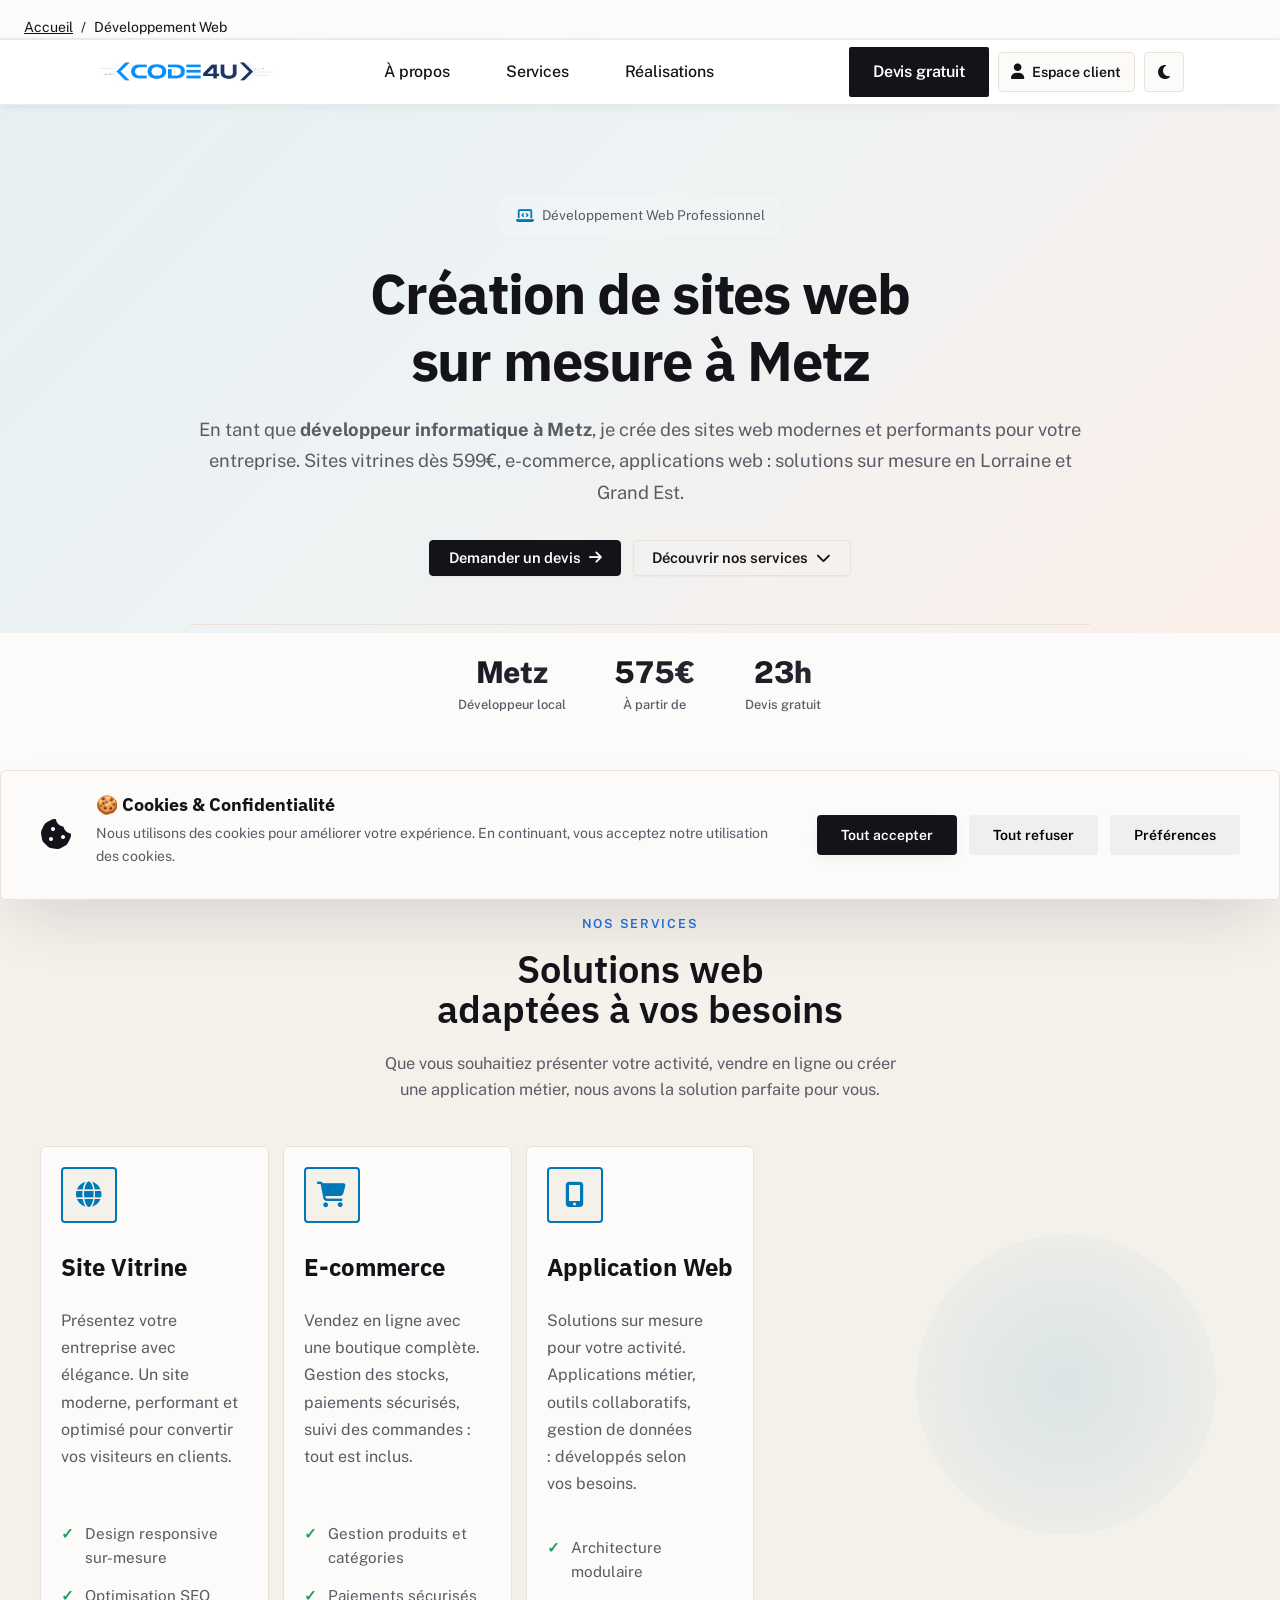
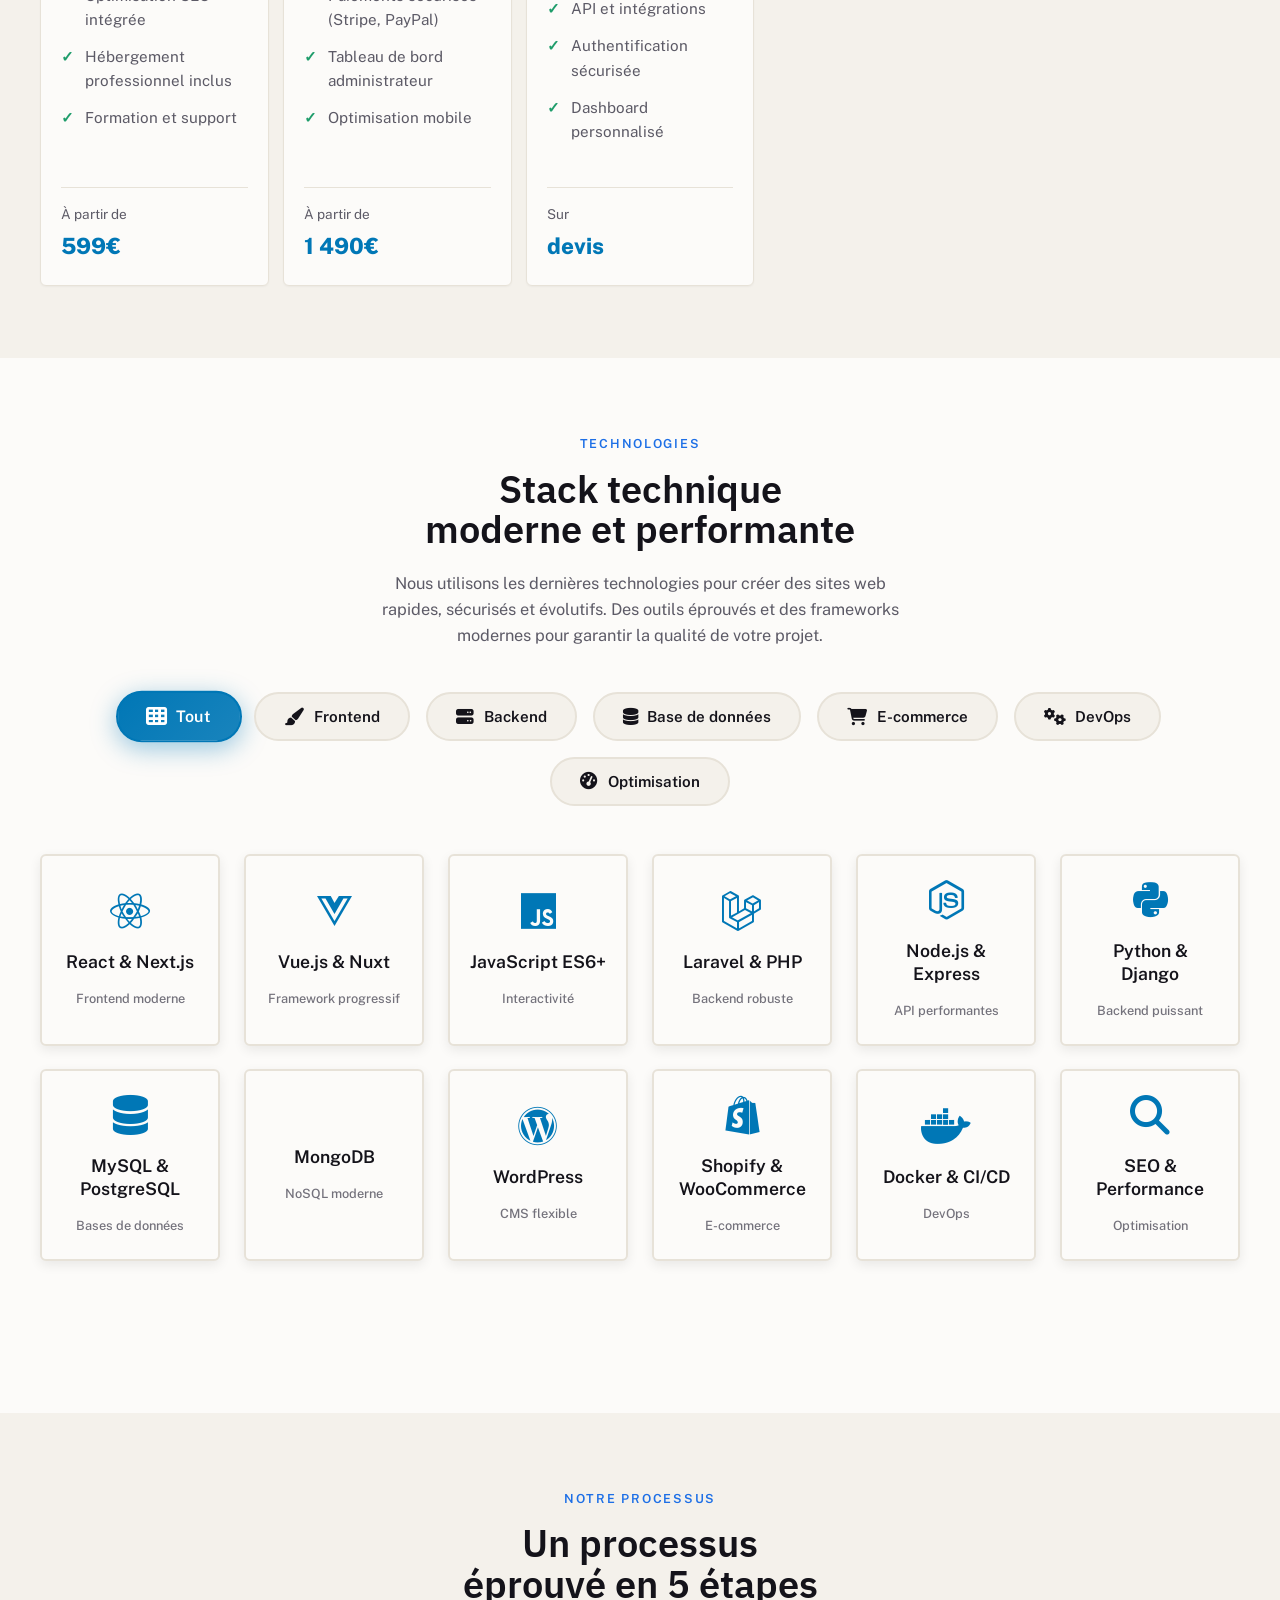
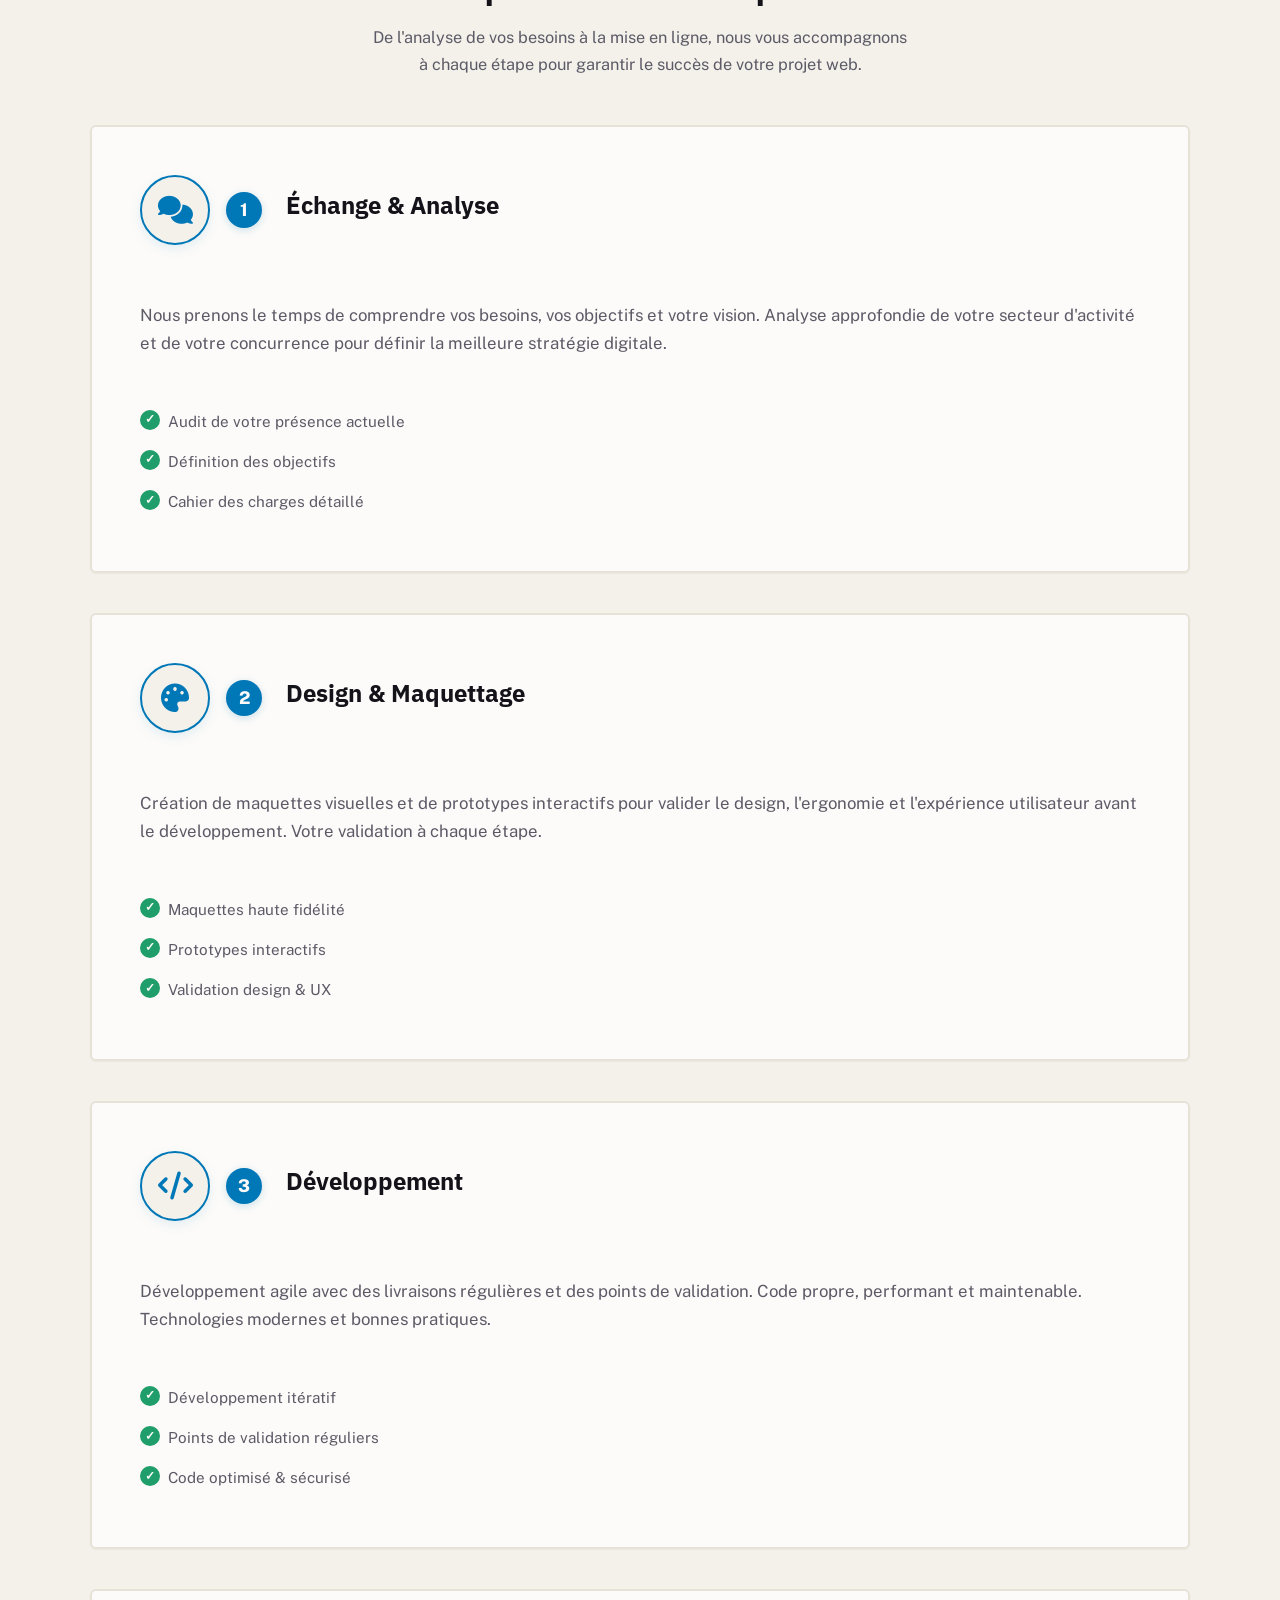
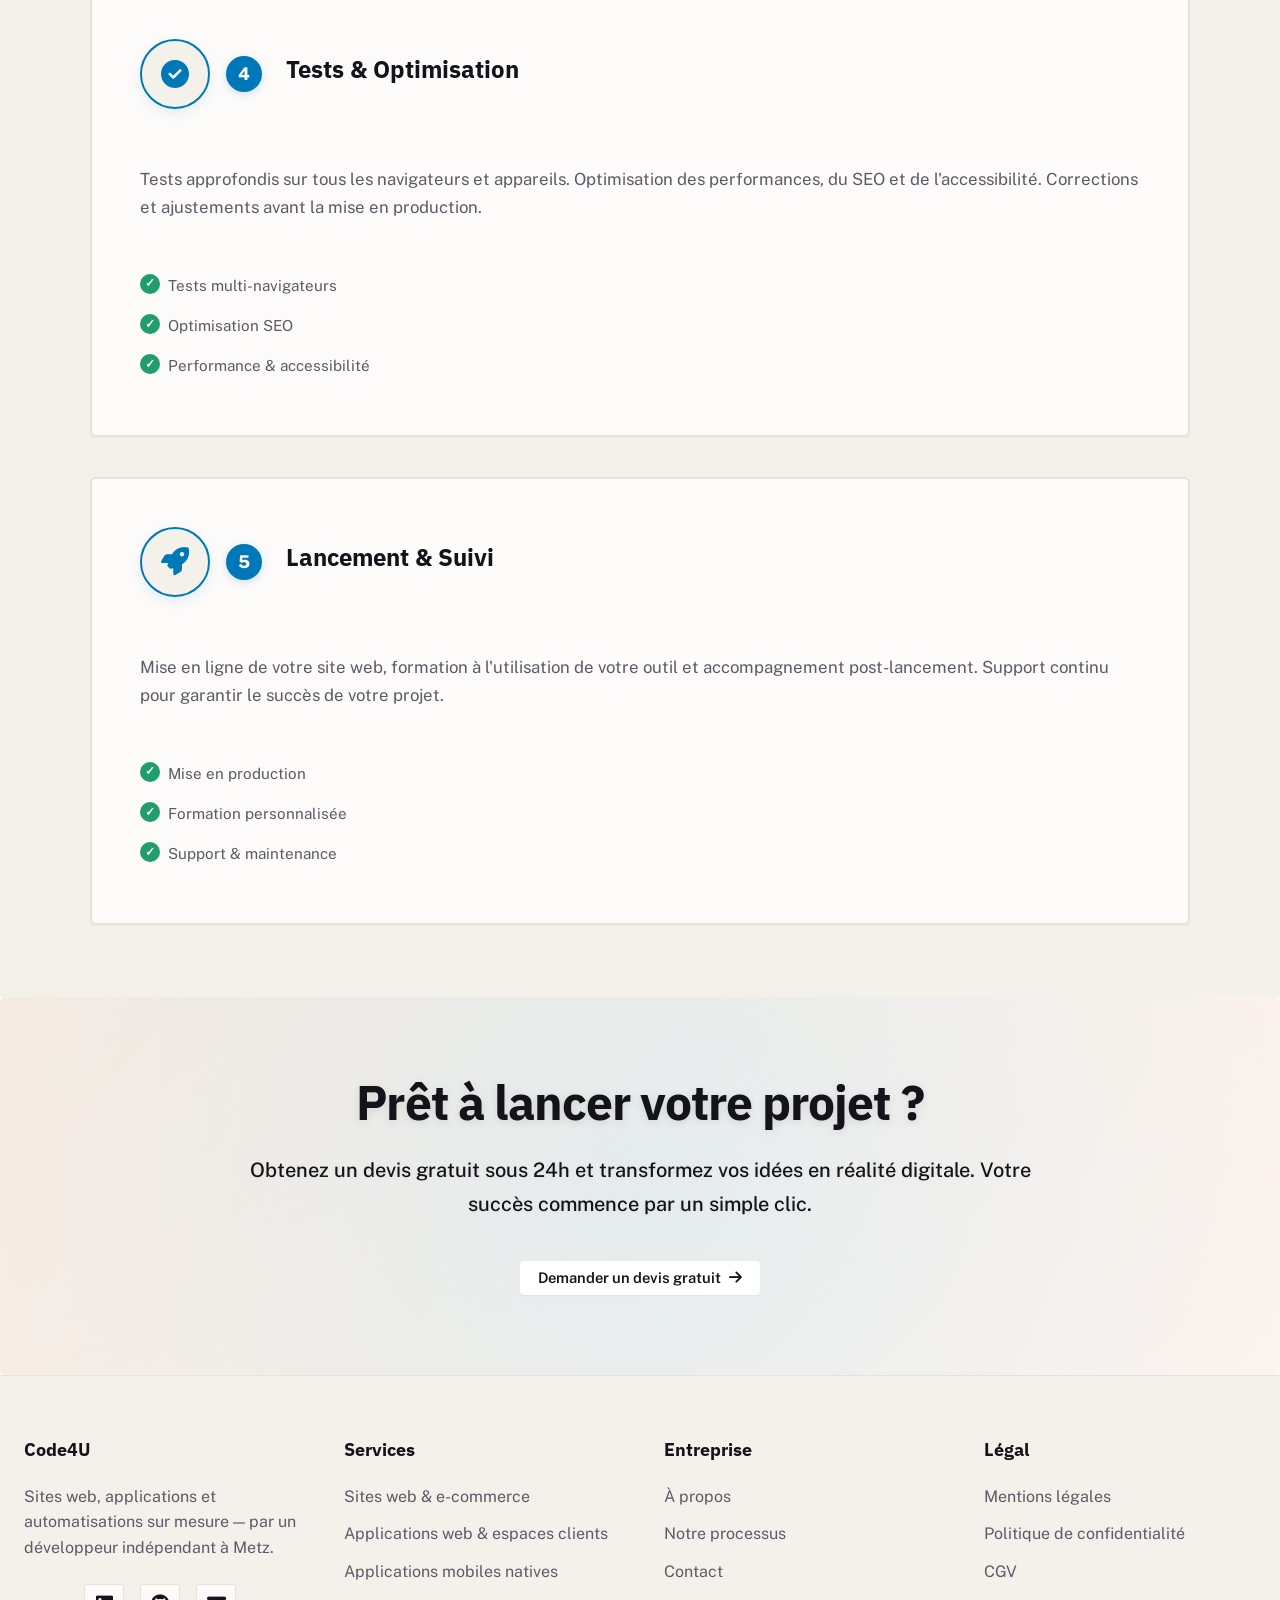
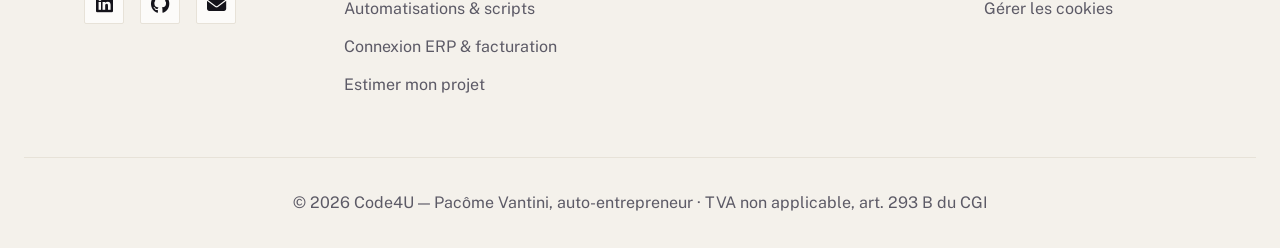
<file: web.html>
<!DOCTYPE html>
<html lang="fr">
<head>
    <meta charset="UTF-8">
    <meta name="viewport" content="width=device-width, initial-scale=1.0">
    
    <!-- SEO - Page Développement Web -->
    <title>Développeur Informatique Metz - Création Site Web 599€ | Code4U</title>
    <meta name="title" content="Développeur Informatique Metz - Création Site Web 599€ | Code4U">
    <meta name="description" content="Développeur informatique à Metz : création de sites web (vitrine 599€, e-commerce 1490€). Informaticien web Metz, Lorraine. React, Laravel. Devis gratuit 24h.">
    <meta name="keywords" content="développeur informatique Metz, création site web Metz, informaticien Metz, site vitrine Metz 599€, développeur web Metz, e-commerce Metz, programmeur web Lorraine">
    <meta name="robots" content="index, follow, max-image-preview:large, max-snippet:-1">
    <meta name="author" content="Pacôme VANTINI - Code4U">
    
    <!-- Open Graph -->
    <meta property="og:type" content="website">
    <meta property="og:url" content="https://code4u.fr/web">
    <meta property="og:title" content="Développeur Informatique Metz - Création Site Web | Code4U">
    <meta property="og:description" content="Développeur informatique à Metz : sites web 599€, e-commerce. Devis gratuit 24h.">
    <meta property="og:image" content="https://code4u.fr/assets/images/og-web.jpg">
    <meta property="og:image:width" content="1200">
    <meta property="og:image:height" content="630">
    <meta property="og:locale" content="fr_FR">
    <meta property="og:site_name" content="Code4U">
    
    <!-- Twitter -->
    <meta property="twitter:card" content="summary_large_image">
    <meta property="twitter:url" content="https://code4u.fr/web">
    <meta property="twitter:title" content="Développeur Informatique Metz - Site Web | Code4U">
    <meta property="twitter:description" content="Site vitrine 599€, e-commerce 1490€. Devis gratuit 24h.">
    <meta property="twitter:image" content="https://code4u.fr/assets/images/og-web.jpg">
    
    <!-- Canonical -->
    <link rel="canonical" href="https://code4u.fr/web">
    <link rel="icon" type="image/png" href="assets/images/logo-carre.png">
    <link rel="preconnect" href="https://fonts.googleapis.com">
    <link rel="preconnect" href="https://fonts.gstatic.com" crossorigin>
    <link rel="stylesheet" href="assets/css/style.css">
    <link rel="stylesheet" href="assets/css/web.css">
    <link rel="stylesheet" href="assets/css/platform.css">
    <link href="https://fonts.googleapis.com/css2?family=IBM+Plex+Sans:wght@400;500;600;700&family=Public+Sans:wght@300;400;500;600;700;800&display=swap" rel="stylesheet">
    <link rel="stylesheet" href="https://cdnjs.cloudflare.com/ajax/libs/font-awesome/6.4.0/css/all.min.css">
</head>
<body class="web-page">
    <!-- Header Template -->
    <div id="header-placeholder"></div>

    <nav aria-label="Fil d'Ariane" class="breadcrumb-nav container" style="padding: 1rem 1.5rem 0; font-size: 0.875rem;">
        <ol itemscope itemtype="https://schema.org/BreadcrumbList" style="list-style: none; display: flex; gap: 0.5rem; margin: 0; padding: 0;">
            <li itemprop="itemListElement" itemscope itemtype="https://schema.org/ListItem">
                <a itemprop="item" href="https://code4u.fr/"><span itemprop="name">Accueil</span></a>
                <meta itemprop="position" content="1">
            </li>
            <li aria-hidden="true">/</li>
            <li itemprop="itemListElement" itemscope itemtype="https://schema.org/ListItem">
                <span itemprop="name">Développement Web</span>
                <meta itemprop="item" content="https://code4u.fr/web">
                <meta itemprop="position" content="2">
            </li>
        </ol>
    </nav>
    
    <main id="main-content" role="main">
        <section class="web-hero" aria-labelledby="web-hero-title">
            <div class="parallax-container">
                <div class="parallax-element parallax-bg-1" data-speed="0.2"></div>
                <div class="parallax-element parallax-bg-2" data-speed="0.5"></div>
                <div class="parallax-element parallax-bg-3" data-speed="0.4"></div>
                <div class="parallax-element parallax-shape shape-1" data-speed="0.3"></div>
                <div class="parallax-element parallax-shape shape-2" data-speed="0.6"></div>
            </div>
            
            <div class="container">
                <div class="web-hero-content">
                    <div class="web-hero-badge">
                        <i class="fas fa-laptop-code"></i>
                        <span>Développement Web Professionnel</span>
                    </div>
                    <h1 class="web-hero-title" id="web-hero-title">
                        Création de sites web<br>sur mesure à Metz
                    </h1>
                    <p class="web-hero-subtitle">
                        En tant que <strong>développeur informatique à Metz</strong>, je crée des sites web modernes et performants pour votre entreprise. Sites vitrines dès 599€, e-commerce, applications web : solutions sur mesure en Lorraine et Grand Est.
                    </p>
                    <div class="web-hero-actions">
                        <a href="/#contact" class="btn btn-primary btn-lg" data-cta="web_hero_devis" aria-label="Demander un devis pour un site web">
                            <span>Demander un devis</span>
                            <i class="fas fa-arrow-right" aria-hidden="true"></i>
                        </a>
                        <a href="#services" class="btn btn-secondary btn-lg" data-cta="web_hero_services">
                            <span>Découvrir nos services</span>
                            <i class="fas fa-chevron-down"></i>
                        </a>
                    </div>
                    <div class="web-hero-stats">
                        <div class="web-hero-stat">
                            <span class="stat-number">Metz</span>
                            <span class="stat-label">Développeur local</span>
                        </div>
                        <div class="web-hero-stat">
                            <span class="stat-number">599€</span>
                            <span class="stat-label">À partir de</span>
                        </div>
                        <div class="web-hero-stat">
                            <span class="stat-number">24h</span>
                            <span class="stat-label">Devis gratuit</span>
                        </div>
                    </div>
                </div>
            </div>
        </section>

        <section class="parallax-section" id="services">
            <div class="floating-element float-1" data-speed="0.3"></div>
            <div class="floating-element float-2" data-speed="0.5"></div>
            <div class="parallax-section-content">
                <div class="section-header">
                    <span class="section-tag">Nos services</span>
                    <h2 class="section-title">Solutions web adaptées à vos besoins</h2>
                    <p class="section-subtitle">
                        Que vous souhaitiez présenter votre activité, vendre en ligne ou créer une application métier, nous avons la solution parfaite pour vous.
                    </p>
                </div>
                <div class="services-grid">
                    <div class="service-card">
                        <div class="service-icon">
                            <i class="fas fa-globe"></i>
                        </div>
                        <h3>Site Vitrine</h3>
                        <p>Présentez votre entreprise avec élégance. Un site moderne, performant et optimisé pour convertir vos visiteurs en clients.</p>
                        <ul class="service-features">
                            <li>Design responsive sur-mesure</li>
                            <li>Optimisation SEO intégrée</li>
                            <li>Hébergement professionnel inclus</li>
                            <li>Formation et support</li>
                        </ul>
                        <div class="service-price">
                            <small>À partir de</small> 599€
                        </div>
                    </div>
                    <div class="service-card">
                        <div class="service-icon">
                            <i class="fas fa-shopping-cart"></i>
                        </div>
                        <h3>E-commerce</h3>
                        <p>Vendez en ligne avec une boutique complète. Gestion des stocks, paiements sécurisés, suivi des commandes : tout est inclus.</p>
                        <ul class="service-features">
                            <li>Gestion produits et catégories</li>
                            <li>Paiements sécurisés (Stripe, PayPal)</li>
                            <li>Tableau de bord administrateur</li>
                            <li>Optimisation mobile</li>
                        </ul>
                        <div class="service-price">
                            <small>À partir de</small> 1 490€
                        </div>
                    </div>
                    <div class="service-card">
                        <div class="service-icon">
                            <i class="fas fa-mobile-alt"></i>
                        </div>
                        <h3>Application Web</h3>
                        <p>Solutions sur mesure pour votre activité. Applications métier, outils collaboratifs, gestion de données : développés selon vos besoins.</p>
                        <ul class="service-features">
                            <li>Architecture modulaire</li>
                            <li>API et intégrations</li>
                            <li>Authentification sécurisée</li>
                            <li>Dashboard personnalisé</li>
                        </ul>
                        <div class="service-price">
                            <small>Sur</small> devis
                        </div>
                    </div>
                </div>
            </div>
        </section>

        <section class="parallax-section">
            <div class="parallax-section-content">
                <div class="section-header">
                    <span class="section-tag">Technologies</span>
                    <h2 class="section-title">Stack technique moderne et performante</h2>
                    <p class="section-subtitle">
                        Nous utilisons les dernières technologies pour créer des sites web rapides, sécurisés et évolutifs. Des outils éprouvés et des frameworks modernes pour garantir la qualité de votre projet.
                    </p>
                </div>
                <div class="tech-filters">
                    <button class="tech-filter-btn active" data-filter="all">
                        <i class="fas fa-th"></i>
                        <span>Tout</span>
                    </button>
                    <button class="tech-filter-btn" data-filter="frontend">
                        <i class="fas fa-paint-brush"></i>
                        <span>Frontend</span>
                    </button>
                    <button class="tech-filter-btn" data-filter="backend">
                        <i class="fas fa-server"></i>
                        <span>Backend</span>
                    </button>
                    <button class="tech-filter-btn" data-filter="database">
                        <i class="fas fa-database"></i>
                        <span>Base de données</span>
                    </button>
                    <button class="tech-filter-btn" data-filter="ecommerce">
                        <i class="fas fa-shopping-cart"></i>
                        <span>E-commerce</span>
                    </button>
                    <button class="tech-filter-btn" data-filter="devops">
                        <i class="fas fa-cogs"></i>
                        <span>DevOps</span>
                    </button>
                    <button class="tech-filter-btn" data-filter="optimization">
                        <i class="fas fa-tachometer-alt"></i>
                        <span>Optimisation</span>
                    </button>
                </div>
                
                <div class="tech-stack">
                    <div class="tech-item" data-category="frontend">
                        <i class="fab fa-react"></i>
                        <span>React & Next.js</span>
                        <small>Frontend moderne</small>
                    </div>
                    <div class="tech-item" data-category="frontend">
                        <i class="fab fa-vuejs"></i>
                        <span>Vue.js & Nuxt</span>
                        <small>Framework progressif</small>
                    </div>
                    <div class="tech-item" data-category="frontend">
                        <i class="fab fa-js"></i>
                        <span>JavaScript ES6+</span>
                        <small>Interactivité</small>
                    </div>
                    <div class="tech-item" data-category="backend">
                        <i class="fab fa-laravel"></i>
                        <span>Laravel & PHP</span>
                        <small>Backend robuste</small>
                    </div>
                    <div class="tech-item" data-category="backend">
                        <i class="fab fa-node-js"></i>
                        <span>Node.js & Express</span>
                        <small>API performantes</small>
                    </div>
                    <div class="tech-item" data-category="backend">
                        <i class="fab fa-python"></i>
                        <span>Python & Django</span>
                        <small>Backend puissant</small>
                    </div>
                    <div class="tech-item" data-category="database">
                        <i class="fas fa-database"></i>
                        <span>MySQL & PostgreSQL</span>
                        <small>Bases de données</small>
                    </div>
                    <div class="tech-item" data-category="database">
                        <i class="fab fa-mongodb"></i>
                        <span>MongoDB</span>
                        <small>NoSQL moderne</small>
                    </div>
                    <div class="tech-item" data-category="ecommerce">
                        <i class="fab fa-wordpress"></i>
                        <span>WordPress</span>
                        <small>CMS flexible</small>
                    </div>
                    <div class="tech-item" data-category="ecommerce">
                        <i class="fab fa-shopify"></i>
                        <span>Shopify & WooCommerce</span>
                        <small>E-commerce</small>
                    </div>
                    <div class="tech-item" data-category="devops">
                        <i class="fab fa-docker"></i>
                        <span>Docker & CI/CD</span>
                        <small>DevOps</small>
                    </div>
                    <div class="tech-item" data-category="optimization">
                        <i class="fas fa-search"></i>
                        <span>SEO & Performance</span>
                        <small>Optimisation</small>
                    </div>
                </div>
            </div>
        </section>

        <!-- Process Section -->
        <section class="parallax-section">
            <div class="parallax-section-content">
                <div class="section-header">
                    <span class="section-tag">Notre processus</span>
                    <h2 class="section-title">Un processus éprouvé en 5 étapes</h2>
                    <p class="section-subtitle">
                        De l'analyse de vos besoins à la mise en ligne, nous vous accompagnons à chaque étape pour garantir le succès de votre projet web.
                    </p>
                </div>
                <div class="process-steps">
                    <div class="process-step">
                        <div class="process-step-header">
                            <div class="process-step-icon-wrapper">
                                <div class="process-step-icon">
                                    <i class="fas fa-comments"></i>
                                </div>
                                <div class="process-step-number">1</div>
                            </div>
                            <div class="process-step-title-wrapper">
                                <h3>Échange & Analyse</h3>
                            </div>
                        </div>
                        <p>Nous prenons le temps de comprendre vos besoins, vos objectifs et votre vision. Analyse approfondie de votre secteur d'activité et de votre concurrence pour définir la meilleure stratégie digitale.</p>
                        <ul class="process-step-features">
                            <li>Audit de votre présence actuelle</li>
                            <li>Définition des objectifs</li>
                            <li>Cahier des charges détaillé</li>
                        </ul>
                    </div>
                    <div class="process-step">
                        <div class="process-step-header">
                            <div class="process-step-icon-wrapper">
                                <div class="process-step-icon">
                                    <i class="fas fa-palette"></i>
                                </div>
                                <div class="process-step-number">2</div>
                            </div>
                            <div class="process-step-title-wrapper">
                                <h3>Design & Maquettage</h3>
                            </div>
                        </div>
                        <p>Création de maquettes visuelles et de prototypes interactifs pour valider le design, l'ergonomie et l'expérience utilisateur avant le développement. Votre validation à chaque étape.</p>
                        <ul class="process-step-features">
                            <li>Maquettes haute fidélité</li>
                            <li>Prototypes interactifs</li>
                            <li>Validation design & UX</li>
                        </ul>
                    </div>
                    <div class="process-step">
                        <div class="process-step-header">
                            <div class="process-step-icon-wrapper">
                                <div class="process-step-icon">
                                    <i class="fas fa-code"></i>
                                </div>
                                <div class="process-step-number">3</div>
                            </div>
                            <div class="process-step-title-wrapper">
                                <h3>Développement</h3>
                            </div>
                        </div>
                        <p>Développement agile avec des livraisons régulières et des points de validation. Code propre, performant et maintenable. Technologies modernes et bonnes pratiques.</p>
                        <ul class="process-step-features">
                            <li>Développement itératif</li>
                            <li>Points de validation réguliers</li>
                            <li>Code optimisé & sécurisé</li>
                        </ul>
                    </div>
                    <div class="process-step">
                        <div class="process-step-header">
                            <div class="process-step-icon-wrapper">
                                <div class="process-step-icon">
                                    <i class="fas fa-check-circle"></i>
                                </div>
                                <div class="process-step-number">4</div>
                            </div>
                            <div class="process-step-title-wrapper">
                                <h3>Tests & Optimisation</h3>
                            </div>
                        </div>
                        <p>Tests approfondis sur tous les navigateurs et appareils. Optimisation des performances, du SEO et de l'accessibilité. Corrections et ajustements avant la mise en production.</p>
                        <ul class="process-step-features">
                            <li>Tests multi-navigateurs</li>
                            <li>Optimisation SEO</li>
                            <li>Performance & accessibilité</li>
                        </ul>
                    </div>
                    <div class="process-step">
                        <div class="process-step-header">
                            <div class="process-step-icon-wrapper">
                                <div class="process-step-icon">
                                    <i class="fas fa-rocket"></i>
                                </div>
                                <div class="process-step-number">5</div>
                            </div>
                            <div class="process-step-title-wrapper">
                                <h3>Lancement & Suivi</h3>
                            </div>
                        </div>
                        <p>Mise en ligne de votre site web, formation à l'utilisation de votre outil et accompagnement post-lancement. Support continu pour garantir le succès de votre projet.</p>
                        <ul class="process-step-features">
                            <li>Mise en production</li>
                            <li>Formation personnalisée</li>
                            <li>Support & maintenance</li>
                        </ul>
                    </div>
                </div>
            </div>
        </section>

        <section class="cta-section">
            <div class="cta-content">
                <h2 class="cta-title">Prêt à lancer votre projet ?</h2>
                <p class="cta-text">
                    Obtenez un devis gratuit sous 24h et transformez vos idées en réalité digitale. Votre succès commence par un simple clic.
                </p>
                <a href="/#contact" class="btn btn-primary btn-lg">
                    <span>Demander un devis gratuit</span>
                    <i class="fas fa-arrow-right"></i>
                </a>
            </div>
        </section>
    </main>
    
    <div id="footer-placeholder"></div>
    
    <script src="assets/js/template-loader.js"></script>
    <script src="assets/js/main.js" defer></script>
    <script src="assets/js/web.js" defer></script>
    <script src="assets/js/chatbot-ai.js"></script>
</body>
</html>
</file>
<file: assets/css/style.css>
/* ============================================================
   DESIGN TOKENS — refonte Code4U (palette éditoriale premium)
   Noms de variables conservés : la couche platform.css et les
   12k lignes existantes consomment ces tokens. Recolorer ici
   recolore tout le site de façon cohérente.
   ------------------------------------------------------------
   Light = papier ivoire + encre charcoal + UN accent cobalt.
   Plus de cyan/orange/dégradés "IA".
   ============================================================ */
:root {
    --font-body: 'Public Sans', -apple-system, BlinkMacSystemFont, 'Segoe UI', Roboto, sans-serif;
    --font-display: 'IBM Plex Sans', 'Public Sans', -apple-system, BlinkMacSystemFont, 'Segoe UI', sans-serif;
    --primary-color: #14131a;   /* encre — surfaces/CTA sombres */
    --primary-hover: #000000;
    --primary-light: #3a3942;
    --secondary-color: #4a5bf0; /* cobalt clair (paire dégradé progress) */
    --accent-color: #1d6fe6;    /* accent unique de marque — bleu Code4U */
    --success-color: #1f9d6b;
    --warning-color: #c0871c;
    --text-primary: #14131a;    /* encre */
    --text-secondary: #5c5a66;  /* texte secondaire (AA sur papier) */
    --bg-primary: #fcfbf9;      /* papier ivoire (canvas) */
    --bg-secondary: #f4f1eb;    /* section alternée chaude */
    --bg-tertiary: #ece7dd;     /* fond chaud plus profond */
    --border-color: #e7e2d8;    /* filet chaud */
    --shadow-sm: 0 1px 2px 0 rgb(20 19 26 / 0.04);
    --shadow-md: 0 4px 16px -2px rgb(20 19 26 / 0.06);
    --shadow-lg: 0 14px 36px -8px rgb(20 19 26 / 0.10);
    --shadow-xl: 0 28px 64px -16px rgb(20 19 26 / 0.14);
    --gradient-primary: linear-gradient(135deg, #14131a 0%, #2e2d38 100%);
    --gradient-secondary: linear-gradient(135deg, #2e40e5 0%, #4a5bf0 100%);
    --transition: all 0.25s cubic-bezier(0.4, 0, 0.2, 1);
    --radius-sm: 8px;
    --radius-md: 14px;
    --radius-lg: 22px;
    --spacing-xs: 0.5rem;
    --spacing-sm: 1rem;
    --spacing-md: 1.5rem;
    --spacing-lg: 2rem;
    --spacing-xl: 3rem;
}

[data-theme="dark"] {
    --primary-color: #5b66f0;   /* cobalt vif — accent principal */
    --primary-hover: #7380f4;
    --primary-light: #9ba5f9;
    --secondary-color: #8a92f8;
    --accent-color: #7380f4;
    --success-color: #25b07a;
    --warning-color: #d69528;
    --text-primary: #edebed;    /* blanc cassé chaud */
    --text-secondary: #9b98a8;  /* gris lisible sur fond sombre */
    --bg-primary: #0c0b12;      /* quasi-noir bleuté */
    --bg-secondary: #131220;    /* surface de carte */
    --bg-tertiary: #1b1a2a;     /* hover / éléments actifs */
    --bg-300: #1a1927;          /* top-bar */
    --border-color: #252438;    /* contour discret */
    --shadow-sm: 0 1px 3px 0 rgb(0 0 0 / 0.45);
    --shadow-md: 0 4px 16px -2px rgb(0 0 0 / 0.55);
    --shadow-lg: 0 14px 36px -8px rgb(0 0 0 / 0.65);
    --shadow-xl: 0 28px 64px -16px rgb(0 0 0 / 0.75);
    --gradient-primary: linear-gradient(135deg, #131220 0%, #1e1d2e 100%);
    --gradient-secondary: linear-gradient(135deg, #5b66f0 0%, #8a92f8 100%);
    --cobalt-glow: rgba(91, 102, 240, 0.22);
}

* {
    margin: 0;
    padding: 0;
    box-sizing: border-box;
}

html {
    scroll-behavior: smooth;
    font-size: 16px;
    margin: 0;
    padding: 0;
}

body {
    font-family: var(--font-body);
    line-height: 1.7;
    color: var(--text-primary);
    background-color: var(--bg-primary);
    transition: var(--transition);
    overflow-x: hidden;
    -webkit-font-smoothing: antialiased;
    -moz-osx-font-smoothing: grayscale;
    margin: 0;
    padding: 0;
}

.container {
    max-width: 1200px;
    margin: 0 auto;
    padding: 0 24px;
}

.section-header {
    text-align: center;
    margin-bottom: 5rem;
}

.section-tag {
    display: none;
}

.section-title {
    font-family: var(--font-display);
    font-size: clamp(2rem, 5vw, 3rem);
    font-weight: 800;
    line-height: 1.2;
    color: var(--text-primary);
    margin-bottom: 1rem;
}

.section-subtitle {
    font-size: 1.125rem;
    color: var(--text-secondary);
    font-weight: 500;
}

button,
input,
textarea,
select {
    font-family: var(--font-body);
}

.top-bar {
    background: var(--bg-secondary);
    border-bottom: 1px solid var(--border-color);
    padding: 0.5rem 0;
    font-size: 0.85rem;
    position: relative;
    z-index: 1200;
}

.top-bar-content {
    display: flex;
    justify-content: space-between;
    align-items: center;
    gap: 2rem;
}

.top-bar-left {
    display: flex;
    align-items: center;
    gap: 2rem;
}

.top-bar-item {
    display: flex;
    align-items: center;
    gap: 0.5rem;
    color: var(--text-secondary);
    text-decoration: none;
    transition: color 0.2s ease;
}

.top-bar-item:hover {
    color: var(--primary-color);
}

.top-bar-item i {
    font-size: 0.8rem;
    color: var(--primary-color);
}

.top-bar-right {
    display: flex;
    align-items: center;
    gap: 2rem;
}


.top-bar-social {
    display: flex;
    align-items: center;
    gap: 0.75rem;
}

.top-bar-social a {
    width: 28px;
    height: 28px;
    display: flex;
    align-items: center;
    justify-content: center;
    border-radius: 50%;
    background: var(--bg-primary);
    color: var(--text-secondary);
    transition: all 0.2s ease;
}

.top-bar-social a:hover {
    background: var(--primary-color);
    color: white;
    transform: translateY(-2px);
}

.navbar {
    position: fixed;
    top: 40px;
    left: 0;
    right: 0;
    z-index: 1300;
    background: rgba(255, 255, 255, 0.95);
    backdrop-filter: blur(20px) saturate(180%);
    -webkit-backdrop-filter: blur(20px) saturate(180%);
    border-bottom: 1px solid rgba(0, 0, 0, 0.05);
    transition: all 0.3s cubic-bezier(0.4, 0, 0.2, 1);
    box-shadow: 0 1px 3px rgba(0, 0, 0, 0.05);
    width: 100%;
}

.navbar.scrolled {
    top: 0;
    background: rgba(255, 255, 255, 0.98);
    box-shadow: 0 4px 20px rgba(0, 0, 0, 0.08);
    border-bottom-color: rgba(0, 0, 0, 0.08);
}

.top-bar {
    transition: transform 0.3s ease, opacity 0.3s ease;
}

[data-theme="dark"] .navbar {
    background: rgba(12, 11, 18, 0.95);
    border-bottom-color: var(--border-color);
}

[data-theme="dark"] .navbar.scrolled {
    background: rgba(12, 11, 18, 0.99);
    box-shadow: 0 4px 20px rgba(0, 0, 0, 0.55);
}

[data-theme="dark"] .top-bar {
    background: var(--bg-300);
    border-bottom-color: var(--border-color);
}

.nav-container {
    width: 100%;
    max-width: 1200px;
    margin: 0 auto;
    padding: 0 24px;
    box-sizing: border-box;
}

/* Si nav-container a aussi la classe container, utiliser les styles de container */
.nav-container.container {
    max-width: 1200px;
    margin: 0 auto;
    padding: 0 24px;
}

.nav-wrapper {
    display: flex;
    align-items: center;
    justify-content: space-between;
    padding: 1rem 2rem;
    gap: 2rem;
    max-width: 1600px;
    margin: 0 auto;
}

.logo a {
    text-decoration: none !important;
}

.logo-img {
    max-height: 30px;
    width: auto;
    display: block;
}

.nav-menu {
    display: flex;
    list-style: none;
    align-items: center;
    justify-content: center;
    gap: 1.5rem;
    margin: 0;
    padding: 0;
    flex: 1;
    max-width: none;
}

.nav-link {
    text-decoration: none;
    color: var(--text-secondary);
    font-weight: 500;
    transition: var(--transition);
    position: relative;
    padding: 0.5rem 1rem;
    border-radius: 0;
}

.nav-link:hover {
    color: var(--text-primary);
    background: transparent;
}

.nav-link.active {
    color: var(--primary-color);
    font-weight: 700;
    background: transparent;
}

.nav-link:not(.btn-contact)::after {
    content: '';
    position: absolute;
    left: 1rem;
    right: 1rem;
    bottom: 0.2rem;
    height: 2px;
    border-radius: 999px;
    background: var(--primary-color);
    transform: scaleX(0);
    transform-origin: center;
    transition: transform 0.2s ease;
}

.nav-link:not(.btn-contact):hover::after,
.nav-link:not(.btn-contact).active::after {
    transform: scaleX(1);
}


/* Right side navigation (Contact + Options) */
.nav-right {
    display: flex;
    align-items: center;
    gap: 1rem;
    flex-shrink: 0;
    justify-self: end;
}

/* Hide btn-member and old theme toggles - now in options menu */
.nav-link.btn-member {
    display: none;
}

/* Hide backdrop on desktop - only for mobile */
.nav-backdrop {
    display: none;
}

/* Hide mobile-only elements on desktop */
.mobile-solutions-section {
    display: none;
}

.theme-label {
    display: none;
}

/* Hide dropdown chevrons on desktop */
.dropdown-chevron {
    display: none;
}

/* Options Menu (Minimalist - Three Dots) */
.nav-options {
    position: relative;
    z-index: 10001; /* Ensure it's above navbar */
}

.options-toggle {
    width: 36px;
    height: 36px;
    border-radius: 8px;
    border: none;
    background: transparent;
    color: var(--text-secondary);
    cursor: pointer;
    display: flex;
    align-items: center;
    justify-content: center;
    transition: all 0.3s cubic-bezier(0.4, 0, 0.2, 1);
    font-size: 1rem;
    padding: 0;
    position: relative;
    z-index: 1;
}

.options-toggle:hover {
    background: var(--bg-secondary);
    color: var(--text-primary);
}

.nav-options.active .options-toggle {
    background: var(--bg-secondary);
    color: var(--primary-color);
}

.options-dropdown {
    position: absolute;
    top: calc(100% + 0.5rem);
    right: 0;
    min-width: 180px;
    background: var(--bg-primary);
    border: 1px solid var(--border-color);
    border-radius: 10px;
    box-shadow: 0 4px 20px rgba(0, 0, 0, 0.1);
    opacity: 0;
    visibility: hidden;
    transform: translateY(-8px);
    transition: all 0.2s cubic-bezier(0.4, 0, 0.2, 1);
    z-index: 10000 !important; /* High z-index to ensure visibility */
    overflow: hidden;
    padding: 0.5rem;
    pointer-events: none; /* Prevent interaction when hidden */
}

[data-theme="dark"] .options-dropdown {
    box-shadow: 0 4px 20px rgba(91, 102, 240, 0.22);
}

.nav-options.active .options-dropdown {
    opacity: 1;
    visibility: visible;
    transform: translateY(0);
    pointer-events: auto; /* Enable interaction when visible */
}

.options-item {
    display: flex;
    align-items: center;
    gap: 0.75rem;
    padding: 0.75rem 1rem;
    color: var(--text-primary);
    text-decoration: none;
    transition: all 0.2s ease;
    border-radius: 8px;
    width: 100%;
    background: none;
    border: none;
    cursor: pointer;
    font-family: inherit;
    font-size: 0.875rem;
    font-weight: 500;
    text-align: left;
}

.options-item:hover {
    background: var(--bg-secondary);
    color: var(--primary-color);
}

.options-item i {
    width: 18px;
    color: var(--text-secondary);
    transition: color 0.2s ease;
    font-size: 0.9rem;
    text-align: center;
}

.options-item:hover i {
    color: var(--primary-color);
}

.options-item span {
    flex: 1;
}

/* Navigation Dropdown */
/* Navigation Dropdown - Mega Menu Full Width */
.nav-dropdown {
    position: static;
}

.mega-menu {
    position: absolute;
    left: 0;
    right: 0;
    top: 100%;
    width: 100vw;
    background: var(--bg-primary);
    border-top: 1px solid var(--border-color);
    box-shadow: 0 10px 40px rgba(0, 0, 0, 0.1);
    opacity: 0;
    visibility: hidden;
    transform: translateY(-20px);
    transition: opacity 0.2s ease, visibility 0.2s ease, transform 0.2s ease;
    z-index: 1000;
    pointer-events: none;
    /* Zone de transition invisible pour maintenir le hover */
    padding-top: 15px;
    margin-top: -15px;
}

[data-theme="dark"] .mega-menu {
    box-shadow: 0 10px 40px rgba(0, 0, 0, 0.5);
}

/* Le mega menu reste ouvert quand on survole le nav-dropdown OU le mega-menu */
.nav-dropdown:hover .mega-menu,
.mega-menu:hover {
    opacity: 1 !important;
    visibility: visible !important;
    transform: translateY(0) !important;
    pointer-events: auto !important;
}

/* Classe pour forcer la fermeture */
.mega-menu.closed {
    opacity: 0 !important;
    visibility: hidden !important;
    transform: translateY(-20px) !important;
    pointer-events: none !important;
}

.mega-menu-container {
    max-width: 1600px;
    margin: 0 auto;
    padding: 3rem 2rem;
    /* Compenser le padding-top du mega-menu */
    margin-top: 15px;
}

.mega-menu-content {
    display: grid;
    grid-template-columns: repeat(3, 1fr);
    gap: 3rem;
}

.mega-menu-section {
    display: flex;
    flex-direction: column;
}

.mega-menu-header {
    display: flex;
    align-items: center;
    gap: 1rem;
    margin-bottom: 1.5rem;
    padding-bottom: 1rem;
    border-bottom: 2px solid var(--border-color);
}

.mega-menu-header i {
    font-size: 1.5rem;
    color: var(--primary-color);
}

.mega-menu-header h3 {
    font-size: 1.25rem;
    font-weight: 700;
    color: var(--text-primary);
    margin: 0;
}

.mega-menu-items {
    display: flex;
    flex-direction: column;
    gap: 1rem;
}

.mega-menu-item {
    display: flex;
    gap: 1rem;
    padding: 1rem;
    background: var(--bg-secondary);
    border-radius: 12px;
    text-decoration: none;
    transition: all 0.3s ease;
    border: 1px solid transparent;
}

.mega-menu-item:hover {
    background: var(--bg-primary);
    border-color: var(--primary-color);
    transform: translateY(-2px);
    box-shadow: 0 4px 12px rgba(46, 64, 229, 0.15);
}

.mega-menu-item-image {
    width: 120px;
    height: 80px;
    flex-shrink: 0;
    border-radius: 8px;
    overflow: hidden;
    background: var(--bg-primary);
}

.mega-menu-item-image img {
    width: 100%;
    height: 100%;
    object-fit: cover;
    transition: transform 0.3s ease;
}

.mega-menu-item:hover .mega-menu-item-image img {
    transform: scale(1.1);
}

.mega-menu-item-content {
    flex: 1;
    display: flex;
    flex-direction: column;
    gap: 0.5rem;
}

.mega-menu-item-content h4 {
    font-size: 1rem;
    font-weight: 700;
    color: var(--text-primary);
    margin: 0;
}

.mega-menu-item-content p {
    font-size: 0.85rem;
    color: var(--text-secondary);
    line-height: 1.5;
    margin: 0;
}

.mega-menu-price {
    font-size: 0.9rem;
    font-weight: 600;
    color: var(--primary-color);
    margin-top: 0.25rem;
}

.mega-menu-link {
    font-size: 0.9rem;
    font-weight: 600;
    color: var(--primary-color);
    margin-top: 0.25rem;
}

.dropdown-item {
    display: flex;
    align-items: flex-start;
    gap: 1rem;
    padding: 1.25rem;
    color: var(--text-primary);
    text-decoration: none;
    transition: all 0.2s cubic-bezier(0.4, 0, 0.2, 1);
    border-radius: 12px;
    position: relative;
    margin: 0.25rem;
}

.dropdown-item:hover {
    background: var(--bg-secondary);
    transform: translateY(-2px);
    box-shadow: 0 4px 12px rgba(0, 0, 0, 0.08);
}

.dropdown-item-icon-wrapper {
    width: 48px;
    height: 48px;
    display: flex;
    align-items: center;
    justify-content: center;
    background: linear-gradient(135deg, rgba(46, 64, 229, 0.1), rgba(46, 64, 229, 0.1));
    border-radius: 12px;
    flex-shrink: 0;
    transition: all 0.3s ease;
}

.dropdown-item-icon-wrapper i {
    color: var(--primary-color);
    font-size: 1.25rem;
    transition: all 0.3s ease;
}

.dropdown-item:hover .dropdown-item-icon-wrapper {
    background: linear-gradient(135deg, var(--primary-color), var(--secondary-color));
    transform: scale(1.1) rotate(5deg);
}

.dropdown-item:hover .dropdown-item-icon-wrapper i {
    color: white;
    transform: scale(1.1);
}

.dropdown-item-content {
    flex: 1;
    min-width: 0;
}

.dropdown-item-title {
    font-weight: 700;
    font-size: 1rem;
    color: var(--text-primary);
    margin: 0 0 0.375rem;
    transition: color 0.2s ease;
}

.dropdown-item-desc {
    font-size: 0.85rem;
    color: var(--text-secondary);
    line-height: 1.5;
    margin: 0 0 0.75rem;
    transition: color 0.2s ease;
}

.dropdown-item:hover .dropdown-item-title {
    color: var(--primary-color);
}

.dropdown-item:hover .dropdown-item-desc {
    color: var(--text-primary);
}

.dropdown-item-footer {
    display: flex;
    align-items: center;
    justify-content: space-between;
    gap: 0.75rem;
}

.dropdown-item-price {
    font-size: 0.8rem;
    color: var(--primary-color);
    font-weight: 700;
}

.dropdown-item-badge {
    display: inline-flex;
    align-items: center;
    padding: 0.25rem 0.625rem;
    background: linear-gradient(135deg, var(--primary-color), var(--secondary-color));
    color: white;
    font-size: 0.7rem;
    font-weight: 700;
    border-radius: 12px;
    text-transform: uppercase;
    letter-spacing: 0.5px;
    box-shadow: 0 2px 8px rgba(46, 64, 229, 0.3);
}

.nav-link {
    text-decoration: none;
    color: var(--text-secondary);
    font-weight: 500;
    transition: var(--transition);
    position: relative;
    padding: 0.5rem 1rem;
    border-radius: 0;
    display: flex;
    flex-direction: column;
    align-items: flex-start;
    gap: 0.15rem;
}

.nav-link span:first-child {
    font-size: 0.95rem;
}

.nav-link-hint {
    font-size: 0.7rem;
    color: var(--text-secondary);
    opacity: 0.7;
    font-weight: 400;
    transition: var(--transition);
}

.nav-link:hover {
    color: var(--text-primary);
    background: transparent;
}

.nav-link:hover .nav-link-hint {
    opacity: 1;
    color: var(--primary-color);
}

.nav-link.active {
    color: var(--primary-color);
    font-weight: 700;
    background: transparent;
}

.nav-link.active .nav-link-hint {
    color: var(--primary-color);
    opacity: 1;
}

[data-theme="dark"] .nav-link.active {
    color: var(--primary-color);
    background: transparent;
}

.nav-link.btn-contact {
    background: #000;
    color: white !important;
    padding: 0.5rem 1rem;
    border-radius: var(--radius-md);
    font-weight: 600;
    transition: var(--transition);
}

.nav-link.btn-contact:hover {
    background: #333;
    color: white !important;
}

.nav-link.btn-member.active {
    background: linear-gradient(135deg, var(--primary-hover) 0%, var(--secondary-color) 100%);
}

.nav-link.btn-member i {
    font-size: 1.1rem;
}

.desktop-only {
    display: none;
}

/* Ensure chevrons are hidden on desktop */
@media (min-width: 1025px) {
    .dropdown-chevron {
        display: none !important;
    }
}

@media (min-width: 768px) {
    .desktop-only {
        display: inline;
    }
}

.nav-link.btn-contact {
    padding: 0.75rem 1.5rem;
    background: var(--primary-color);
    color: white !important;
    border-radius: var(--radius-sm);
    border: none;
}

.nav-link.btn-contact:hover {
    background: var(--primary-hover);
    color: white !important;
}

.nav-link.btn-contact.active {
    background: var(--primary-hover);
    color: white !important;
}

.nav-link.btn-contact::after {
    display: none;
}

.theme-toggle {
    background: none;
    border: 1px solid var(--border-color);
    width: 40px;
    height: 40px;
    border-radius: var(--radius-sm);
    display: flex;
    align-items: center;
    justify-content: center;
    cursor: pointer;
    transition: var(--transition);
    color: var(--text-primary);
}

.theme-toggle:hover {
    background: var(--primary-color);
    color: white;
    border-color: var(--primary-color);
}

/* Hide old theme toggles - now in options menu */
.desktop-theme-wrapper,
.mobile-theme-wrapper {
    display: none !important;
}

.menu-toggle {
    display: none;
    flex-direction: column;
    justify-content: center;
    align-items: center;
    gap: 5px;
    width: 44px;
    height: 44px;
    background: none;
    border: none;
    cursor: pointer;
    position: relative;
}

.menu-toggle span {
    display: block;
    width: 24px;
    height: 2px;
    background: var(--text-primary);
    transition: all 0.3s ease;
    border-radius: 2px;
}

/* ========================================
   Loading Screen
   ======================================== */
.loading-screen {
    position: fixed;
    top: 0;
    left: 0;
    right: 0;
    bottom: 0;
    background: var(--bg-primary);
    z-index: 99999;
    display: flex;
    align-items: center;
    justify-content: center;
    transition: opacity 0.5s ease, visibility 0.5s ease;
    overflow: hidden;
    width: 100vw;
    height: 100vh;
    height: 100dvh;
}

.loading-screen::before {
    content: '';
    position: absolute;
    top: 0;
    left: 0;
    right: 0;
    bottom: 0;
    background: radial-gradient(circle at center, rgba(91, 102, 240, 0.08) 0%, transparent 70%);
    animation: loadingGlow 3s ease-in-out infinite;
}

.loading-screen.hidden,
.loading-screen[style*="display: none"],
.loading-screen[style*="opacity: 0"] {
    opacity: 0 !important;
    visibility: hidden !important;
    pointer-events: none !important;
    display: none !important;
    z-index: -1 !important;
    position: fixed !important;
    top: -9999px !important;
    left: -9999px !important;
    width: 0 !important;
    height: 0 !important;
    overflow: hidden !important;
}

.loading-content {
    text-align: center;
    max-width: 400px;
    width: 100%;
    padding: 3rem 2rem;
    display: flex;
    flex-direction: column;
    align-items: center;
    gap: 2rem;
    position: relative;
    z-index: 1;
}

.loading-logo {
    display: flex;
    justify-content: center;
    align-items: center;
    width: 100%;
    padding: 0;
    animation: loadingLogoFloat 3s ease-in-out infinite;
}

.loading-logo-img {
    max-height: 90px;
    width: auto;
    display: block;
    margin: 0 auto;
    filter: drop-shadow(0 4px 12px rgba(91, 102, 240, 0.22));
}

.loading-text {
    width: 100%;
    text-align: center;
}

.loading-title {
    font-size: 1.75rem;
    font-weight: 700;
    color: var(--text-primary);
    margin-bottom: 0.75rem;
    animation: fadeInUp 0.8s ease;
    letter-spacing: -0.02em;
}

.loading-message {
    font-size: 0.95rem;
    color: var(--text-secondary);
    animation: fadeInUp 0.8s ease 0.2s both;
    font-weight: 400;
}

.loading-progress {
    width: 100%;
    height: 3px;
    background: var(--bg-secondary);
    border-radius: 10px;
    overflow: hidden;
    position: relative;
    box-shadow: inset 0 1px 2px rgba(0, 0, 0, 0.05);
}

.loading-progress-bar {
    height: 100%;
    background: linear-gradient(90deg, var(--primary-color) 0%, var(--secondary-color) 50%, var(--primary-color) 100%);
    background-size: 200% 100%;
    border-radius: 10px;
    width: 0;
    animation: loadingProgress 2s ease forwards, loadingShimmer 2s ease-in-out infinite;
    box-shadow: 0 0 10px rgba(91, 102, 240, 0.35);
}

@keyframes loadingLogoFloat {
    0%, 100% { 
        transform: translateY(0);
        opacity: 1;
    }
    50% { 
        transform: translateY(-8px);
        opacity: 0.95;
    }
}

@keyframes loadingGlow {
    0%, 100% {
        opacity: 0.3;
    }
    50% {
        opacity: 0.6;
    }
}

@keyframes loadingProgress {
    from {
        width: 0;
    }
    to {
        width: 100%;
    }
}

@keyframes loadingShimmer {
    0% {
        background-position: -200% 0;
    }
    100% {
        background-position: 200% 0;
    }
}

@keyframes pulse {
    0%, 100% { transform: scale(1); }
    50% { transform: scale(1.02); }
}

@keyframes fadeInUp {
    from {
        opacity: 0;
        transform: translateY(20px);
    }
    to {
        opacity: 1;
        transform: translateY(0);
    }
}

@keyframes loadingProgress {
    to { width: 100%; }
}

/* ========================================
   Hero Section - Clean & Simple
   ======================================== */
.hero {
    position: relative;
    height: 100vh;
    height: 100dvh;
    max-height: 100vh;
    max-height: 100dvh;
    display: flex;
    align-items: center;
    justify-content: center;
    padding: 0;
    overflow: hidden;
    background: var(--bg-primary);
}

.hero-background {
    position: absolute;
    top: 0;
    left: 0;
    width: 100%;
    height: 100%;
    z-index: 0;
    overflow: hidden;
    background: linear-gradient(135deg, var(--bg-primary) 0%, var(--bg-secondary) 100%);
}

.hero-shapes {
    position: absolute;
    top: 0;
    left: 0;
    width: 100%;
    height: 100%;
    z-index: 0;
    pointer-events: none;
}

.hero-shape {
    position: absolute;
    border-radius: 50%;
    opacity: 0.03;
    animation: shapeFloat 20s infinite ease-in-out;
    filter: blur(80px);
}

.hero-shape-1 {
    width: 500px;
    height: 500px;
    background: var(--secondary-color);
    top: -200px;
    right: -150px;
    animation-delay: 0s;
}

.hero-shape-2 {
    width: 400px;
    height: 400px;
    background: var(--accent-color);
    bottom: -150px;
    left: -100px;
    animation-delay: 5s;
}

.hero-shape-3 {
    width: 350px;
    height: 350px;
    background: var(--primary-color);
    top: 50%;
    left: 50%;
    transform: translate(-50%, -50%);
    animation-delay: 10s;
}

@keyframes shapeFloat {
    0%, 100% {
        transform: translate(0, 0) scale(1);
    }
    33% {
        transform: translate(30px, -30px) scale(1.1);
    }
    66% {
        transform: translate(-20px, 20px) scale(0.9);
    }
}

.hero-particles {
    position: absolute;
    top: 0;
    left: 0;
    width: 100%;
    height: 100%;
    z-index: 1;
    pointer-events: none;
}


.particle {
    position: absolute;
    width: 5px;
    height: 5px;
    background: var(--secondary-color);
    border-radius: 50%;
    animation: particleFloat 15s infinite ease-in-out;
    box-shadow: 0 0 10px rgba(91, 102, 240, 0.2);
    opacity: 0.2;
}

.particle:nth-child(1) {
    left: 10%;
    top: 20%;
    animation-delay: 0s;
    animation-duration: 12s;
    background: var(--secondary-color);
}

.particle:nth-child(2) {
    left: 80%;
    top: 40%;
    animation-delay: 2s;
    animation-duration: 18s;
    background: var(--accent-color);
}

.particle:nth-child(3) {
    left: 30%;
    top: 70%;
    animation-delay: 4s;
    animation-duration: 15s;
    background: var(--primary-color);
}

.particle:nth-child(4) {
    left: 70%;
    top: 10%;
    animation-delay: 6s;
    animation-duration: 20s;
    background: var(--secondary-color);
}

.particle:nth-child(5) {
    left: 50%;
    top: 60%;
    animation-delay: 8s;
    animation-duration: 14s;
    background: var(--accent-color);
}

@keyframes particleFloat {
    0%, 100% {
        transform: translate(0, 0) scale(1);
        opacity: 0.2;
    }
    25% {
        transform: translate(30px, -50px) scale(1.2);
        opacity: 0.3;
    }
    50% {
        transform: translate(-20px, -100px) scale(0.8);
        opacity: 0.25;
    }
    75% {
        transform: translate(40px, -30px) scale(1.1);
        opacity: 0.25;
    }
}

.hero-content {
    position: relative;
    z-index: 2;
    max-width: 800px;
    margin: 0 auto;
    text-align: center;
    padding: 2rem 1rem;
    display: flex;
    flex-direction: column;
    justify-content: center;
    align-items: center;
    height: 100%;
}

.hero-title {
    font-size: clamp(1.5rem, 4.5vw, 2.5rem);
    font-weight: 800;
    line-height: 1.2;
    margin-bottom: 0.75rem;
    color: var(--text-primary);
    animation: fadeInUp 1s ease-out 0.3s backwards;
    letter-spacing: -0.01em;
}

.hero-title-highlight {
    background: linear-gradient(135deg, var(--primary-color) 0%, var(--secondary-color) 100%);
    -webkit-background-clip: text;
    -webkit-text-fill-color: transparent;
    background-clip: text;
    display: block;
    animation: gradientShift 3s ease infinite;
    background-size: 200% 200%;
}

@keyframes gradientShift {
    0%, 100% {
        background-position: 0% 50%;
    }
    50% {
        background-position: 100% 50%;
    }
}

.hero-subtitle {
    font-size: clamp(0.85rem, 1.8vw, 1rem);
    color: var(--text-secondary);
    margin-bottom: 2rem;
    line-height: 1.3;
    font-weight: 500;
    animation: fadeInUp 1s ease-out 0.5s backwards;
    letter-spacing: 0.03em;
    text-transform: uppercase;
}

.hero-buttons {
    display: flex;
    gap: 1.25rem;
    justify-content: center;
    flex-wrap: wrap;
    animation: fadeInUp 1s ease-out 0.7s backwards;
}

.btn-hero {
    padding: 0.875rem 1.75rem;
    font-size: 0.875rem;
    font-weight: 600;
    border-radius: 50px;
    backdrop-filter: blur(10px);
    -webkit-backdrop-filter: blur(10px);
    transition: all 0.3s cubic-bezier(0.4, 0, 0.2, 1);
    position: relative;
    overflow: hidden;
}

.hero-buttons .btn i {
    font-size: 0.8rem;
}

.btn-hero::before {
    content: '';
    position: absolute;
    top: 0;
    left: -100%;
    width: 100%;
    height: 100%;
    background: linear-gradient(90deg, transparent, rgba(255, 255, 255, 0.2), transparent);
    transition: left 0.5s;
}

.btn-hero:hover::before {
    left: 100%;
}

.btn-hero.btn-primary {
    background: linear-gradient(135deg, var(--primary-color), var(--secondary-color));
    color: white;
    box-shadow: var(--shadow-lg);
    border: none;
}

.btn-hero.btn-primary:hover {
    transform: translateY(-3px) scale(1.05);
    box-shadow: var(--shadow-xl);
}

.btn-hero.btn-secondary {
    background: var(--bg-primary);
    color: var(--text-primary);
    border: 2px solid var(--border-color);
    box-shadow: var(--shadow-md);
}

.btn-hero.btn-secondary:hover {
    background: var(--bg-secondary);
    border-color: var(--primary-color);
    color: var(--primary-color);
    transform: translateY(-3px) scale(1.05);
    box-shadow: var(--shadow-lg);
}

.hero-buttons .btn i {
    font-size: 1rem;
}

.hero-scroll-indicator {
    position: absolute;
    bottom: 2rem;
    left: 50%;
    transform: translateX(-50%);
    z-index: 2;
    color: var(--text-secondary);
    font-size: 1.5rem;
    animation: bounceDown 2s infinite;
    cursor: pointer;
    transition: color 0.3s ease;
}

.hero-scroll-indicator:hover {
    color: var(--secondary-color);
}

@keyframes bounceDown {
    0%, 100% {
        transform: translateX(-50%) translateY(0);
    }
    50% {
        transform: translateX(-50%) translateY(10px);
    }
}

.btn {
    display: inline-flex;
    align-items: center;
    gap: 0.75rem;
    padding: 1rem 2rem;
    font-size: 1rem;
    font-weight: 600;
    text-decoration: none;
    border-radius: var(--radius-sm);
    border: none;
    cursor: pointer;
    transition: var(--transition);
    position: relative;
    overflow: hidden;
}

.btn-primary {
    background: var(--primary-color);
    color: white;
    box-shadow: var(--shadow-md);
}

.btn-primary:hover {
    background: var(--primary-hover);
    transform: translateY(-2px);
    box-shadow: var(--shadow-lg);
}

.btn-secondary {
    background: transparent;
    color: var(--text-primary);
    border: 1px solid var(--border-color);
}

.btn-secondary:hover {
    border-color: var(--primary-color);
    background: var(--primary-color);
    color: white;
}

.btn-block {
    width: 100%;
    justify-content: center;
}


.stat-item {
    text-align: center;
}

.stat-value {
    font-size: 3rem;
    font-weight: 900;
    background: var(--gradient-primary);
    -webkit-background-clip: text;
    -webkit-text-fill-color: transparent;
    background-clip: text;
    margin-bottom: 0.5rem;
}

.stat-label {
    color: var(--text-secondary);
    font-weight: 500;
}

/* Hero Shapes */
.hero-shapes {
    position: absolute;
    top: 0;
    left: 0;
    right: 0;
    bottom: 0;
    z-index: -1;
    pointer-events: none;
}

.shape {
    position: absolute;
    border-radius: var(--radius-md);
    opacity: 0.05;
    animation: float 15s ease-in-out infinite;
}

.shape-1 {
    width: 300px;
    height: 300px;
    background: var(--primary-color);
    top: 10%;
    left: 10%;
    animation-delay: 0s;
}

.shape-2 {
    width: 200px;
    height: 200px;
    background: var(--secondary-color);
    top: 60%;
    right: 10%;
    animation-delay: 5s;
}

.shape-3 {
    width: 150px;
    height: 150px;
    background: var(--accent-color);
    bottom: 20%;
    left: 50%;
    animation-delay: 10s;
}

@keyframes float {
    0%, 100% { transform: translate(0, 0) scale(1); }
    33% { transform: translate(30px, -30px) scale(1.1); }
    66% { transform: translate(-20px, 20px) scale(0.9); }
}

@keyframes fadeInUp {
    from {
        opacity: 0;
        transform: translateY(30px);
    }
    to {
        opacity: 1;
        transform: translateY(0);
    }
}

/* ========================================
   Logos Section
   ======================================== */
.logos-section {
    padding: 4rem 0;
    background: var(--bg-secondary);
    border-top: 1px solid var(--border-color);
    border-bottom: 1px solid var(--border-color);
}

.logos-title {
    text-align: center;
    color: var(--text-secondary);
    margin-bottom: 2rem;
    font-weight: 600;
}

.logos-grid {
    display: grid;
    grid-template-columns: repeat(auto-fit, minmax(100px, 1fr));
    gap: 2rem;
    align-items: center;
}

.logo-item {
    text-align: center;
    font-size: 3rem;
    color: var(--text-secondary);
    transition: var(--transition);
    cursor: pointer;
    filter: grayscale(100%);
}

.logo-item:hover {
    transform: scale(1.2);
    filter: grayscale(0%);
    color: var(--primary-color);
}

/* ========================================
   Solutions Section
   ======================================== */
.solutions {
    padding: 8rem 0;
    position: relative;
    overflow: hidden;
}

.solutions::before {
    content: '';
    position: absolute;
    top: 0;
    left: 0;
    right: 0;
    bottom: 0;
    background: linear-gradient(135deg, 
        var(--bg-secondary) 0%, 
        var(--bg-primary) 50%, 
        rgba(46, 64, 229, 0.05) 100%);
    z-index: -1;
}

.solutions-grid {
    display: grid;
    grid-template-columns: repeat(auto-fit, minmax(300px, 1fr));
    gap: 2rem;
}

/* Services Grid - Premium Layout */
.services-grid {
    display: grid;
    grid-template-columns: repeat(4, minmax(0, 1fr));
    gap: 1.75rem;
    margin-top: 2.25rem;
}

.service-card {
    --service-accent: var(--primary-color);
    --service-accent-soft: rgba(46, 64, 229, 0.12);
    position: relative;
    display: flex;
    flex-direction: column;
    gap: 1rem;
    padding: 1.75rem;
    border-radius: 18px;
    background: var(--bg-primary);
    border: 1px solid rgba(148, 163, 184, 0.18);
    box-shadow: var(--shadow-sm);
    text-decoration: none;
    color: inherit;
    overflow: hidden;
    isolation: isolate;
    transition: transform 0.35s ease, box-shadow 0.35s ease, border-color 0.35s ease, background 0.35s ease;
    
    /* Animation initiale */
    opacity: 0;
    transform: translateY(60px) scale(0.95);
}

.service-card.animate-in {
    animation: slideUpFade 0.8s ease-out forwards;
}

/* Animation décalée pour chaque carte */
.service-card:nth-child(1).animate-in {
    animation-delay: 0.1s;
}

.service-card:nth-child(2).animate-in {
    animation-delay: 0.2s;
}

.service-card:nth-child(3).animate-in {
    animation-delay: 0.3s;
}

.service-card:nth-child(4).animate-in {
    animation-delay: 0.4s;
}

@keyframes slideUpFade {
    0% {
        opacity: 0;
        transform: translateY(60px) scale(0.95);
    }
    100% {
        opacity: 1;
        transform: translateY(0) scale(1);
    }
}

/* Animation pour les titres de section */
.solutions .section-header,
.solutions .section-title {
    opacity: 0;
    transform: translateY(-30px);
}

.solutions .section-header.fade-in-down,
.solutions .section-title.fade-in-down {
    animation: fadeInDown 0.7s ease-out forwards;
}

@keyframes fadeInDown {
    0% {
        opacity: 0;
        transform: translateY(-30px);
    }
    100% {
        opacity: 1;
        transform: translateY(0);
    }
}

.service-card__glow {
    display: none;
}

.service-card__icon {
    width: 48px;
    height: 48px;
    border-radius: 14px;
    display: flex;
    align-items: center;
    justify-content: center;
    font-size: 1.5rem;
    color: var(--service-accent);
    background: var(--service-accent-soft);
    position: relative;
    z-index: 1;
    margin: 0 auto;
}

.service-card.animate-in .service-card__icon {
    animation: bounceIcon 0.6s ease-out 0.3s backwards;
}

@keyframes bounceIcon {
    0% {
        transform: scale(0) rotate(-180deg);
        opacity: 0;
    }
    50% {
        transform: scale(1.15) rotate(10deg);
    }
    100% {
        transform: scale(1) rotate(0deg);
        opacity: 1;
    }
}

.service-card__title {
    font-size: 1.25rem;
    font-weight: 600;
    color: var(--text-primary);
    margin: 0;
    position: relative;
    z-index: 1;
}

.service-card__description {
    font-size: 0.9rem;
    color: var(--text-secondary);
    line-height: 1.6;
    margin: 0;
    position: relative;
    z-index: 1;
}

.service-card__features {
    list-style: none;
    padding: 0;
    margin: 0;
    display: flex;
    flex-direction: column;
    gap: 0.6rem;
    position: relative;
    z-index: 1;
}

.service-card__features li {
    display: flex;
    gap: 0.75rem;
    align-items: flex-start;
    font-size: 0.85rem;
    color: var(--text-secondary);
}

.service-card__features i {
    font-size: 0.75rem;
    margin-top: 0.18rem;
    color: var(--service-accent);
}

.service-card__cta {
    margin-top: auto;
    display: inline-flex;
    align-items: center;
    gap: 0.5rem;
    font-weight: 600;
    color: var(--text-primary);
    position: relative;
    z-index: 1;
    transition: color 0.25s ease, gap 0.25s ease;
    align-self: center;
}

.service-card__cta i {
    font-size: 0.9rem;
    transition: transform 0.3s ease;
}

.service-card:hover,
.service-card.animate-in:hover {
    transform: translateY(-10px) scale(1.02);
    box-shadow: 0 24px 50px rgba(20, 19, 26, 0.14);
    border-color: var(--service-accent);
    background: linear-gradient(180deg, rgba(148, 163, 184, 0.06) 0%, var(--bg-primary) 100%);
}

.service-card:hover .service-card__cta {
    color: var(--service-accent);
    gap: 0.6rem;
}

.service-card:hover .service-card__cta i {
    transform: translateX(4px);
}

.service-card--web {
    --service-accent: #4a5bf0;
    --service-accent-soft: rgba(46, 64, 229, 0.12);
}

.service-card--software {
    --service-accent: #ec4899;
    --service-accent-soft: rgba(236, 72, 153, 0.12);
}

.service-card--pc {
    --service-accent: #f97316;
    --service-accent-soft: rgba(249, 115, 22, 0.12);
}

.service-card--support {
    --service-accent: #10b981;
    --service-accent-soft: rgba(16, 185, 129, 0.12);
}

.service-card--consulting {
    --service-accent: #f59e0b;
    --service-accent-soft: rgba(245, 158, 11, 0.12);
}

.service-card__price {
    margin-top: auto;
    padding-top: 1rem;
    border-top: 1px solid var(--border-color);
    display: flex;
    flex-direction: column;
    align-items: center;
    gap: 0.25rem;
    position: relative;
    z-index: 1;
}

.service-card__price .price-from {
    font-size: 0.75rem;
    color: var(--text-secondary);
    font-weight: 500;
}

.service-card__price .price-amount {
    font-size: 1.5rem;
    font-weight: 700;
    color: var(--service-accent);
    line-height: 1;
}

.service-card__price .price-period {
    font-size: 0.875rem;
    font-weight: 500;
    color: var(--text-secondary);
}

.section-tag {
    display: inline-block;
    padding: 0.5rem 1rem;
    background: var(--bg-secondary);
    border-radius: 50px;
    font-size: 0.875rem;
    font-weight: 600;
    color: var(--primary-color);
    margin-bottom: 1rem;
    text-transform: uppercase;
    letter-spacing: 0.5px;
}

.section-subtitle {
    font-size: 1.125rem;
    color: var(--text-secondary);
    max-width: 600px;
    margin: 0 auto;
    line-height: 1.6;
}

@media (max-width: 1024px) {
    .services-grid {
        gap: 1.75rem;
    }

    .service-card {
        padding: 2rem;
    }
}

@media (max-width: 920px) {
    .services-grid {
        grid-template-columns: 1fr;
    }
}

@media (max-width: 768px) {
    /* Service Cards - Centrer le contenu sur mobile */
    .service-card {
        text-align: center;
    }
    
    .service-card__icon {
        margin: 0 auto;
    }
    
    .service-card__title {
        text-align: center;
    }
    
    .service-card__description {
        text-align: center;
    }
    
    .service-card__features {
        align-items: center;
    }
    
    .service-card__features li {
        justify-content: center;
        text-align: center;
    }
    
    .service-card__cta {
        margin-left: auto;
        margin-right: auto;
        justify-content: center;
    }
    
    /* Autres types de cards - Centrer sur mobile */
    .project-type-card,
    .service-feature {
        text-align: center;
    }
    
    .project-type-icon,
    .service-feature-icon {
        margin-left: auto;
        margin-right: auto;
    }
    
    .process-step-item {
        text-align: center;
    }
    
    .process-step-icon {
        margin-left: auto;
        margin-right: auto;
    }
    
    .services-grid {
        gap: 1.5rem;
    }

    .service-card {
        padding: 1.85rem;
    }
}

@media (max-width: 520px) {
    .service-card {
        padding: 1.65rem;
    }

    .service-card__icon {
        width: 48px;
        height: 48px;
        font-size: 1.35rem;
    }

    .service-card__title {
        font-size: 1.2rem;
    }

    .service-card__features li {
        font-size: 0.85rem;
    }
}

/* ========================================
   Process Section - Innovative Grid Layout
   ======================================== */
.process {
    padding: 8rem 0;
    position: relative;
    overflow: hidden;
    background: var(--bg-secondary);
}

.process-timeline {
    display: grid;
    grid-template-columns: repeat(2, 1fr);
    gap: 1.5rem;
    max-width: 1200px;
    margin: 0 auto;
}

.process-step {
    background: var(--bg-secondary);
    border: 1px solid var(--border-color);
    border-radius: var(--radius-md);
    padding: 2.5rem;
    position: relative;
    overflow: hidden;
    transition: var(--transition);
    display: flex;
    flex-direction: column;
    gap: 1.5rem;
    opacity: 0;
    transform: translateY(-100px) rotate(-5deg);
}

/* Animation "tombée du ciel" */
.process-step.fall-in {
    opacity: 1;
    transform: translateY(0) rotate(0deg);
    animation: fallFromSky 0.8s cubic-bezier(0.34, 1.56, 0.64, 1) forwards;
}

@keyframes fallFromSky {
    0% {
        opacity: 0;
        transform: translateY(-150px) rotate(-8deg) scale(0.8);
    }
    60% {
        transform: translateY(10px) rotate(2deg) scale(1.02);
    }
    80% {
        transform: translateY(-5px) rotate(-1deg) scale(0.99);
    }
    100% {
        opacity: 1;
        transform: translateY(0) rotate(0deg) scale(1);
    }
}

/* Délais progressifs pour effet cascade */
.process-step:nth-child(1).fall-in {
    animation-delay: 0.1s;
}

.process-step:nth-child(2).fall-in {
    animation-delay: 0.25s;
}

.process-step:nth-child(3).fall-in {
    animation-delay: 0.4s;
}

.process-step:nth-child(4).fall-in {
    animation-delay: 0.55s;
}

.process-step::before {
    content: '';
    position: absolute;
    top: 0;
    left: 0;
    width: 4px;
    height: 100%;
    background: var(--primary-color);
    transform: scaleY(0);
    transition: var(--transition);
    transform-origin: top;
}

.process-step:hover::before {
    transform: scaleY(1);
}

.process-step:nth-child(1)::before { background: var(--primary-color); }
.process-step:nth-child(2)::before { background: var(--accent-color); }
.process-step:nth-child(3)::before { background: var(--secondary-color); }
.process-step:nth-child(4)::before { background: var(--success-color); }

.process-step:hover {
    transform: translateY(-5px);
    box-shadow: var(--shadow-lg);
    border-color: var(--primary-color);
}

.step-header {
    display: flex;
    align-items: center;
    gap: 1.5rem;
}

.step-number {
    font-size: 3rem;
    font-weight: 900;
    color: var(--text-primary);
    opacity: 0.1;
    line-height: 1;
}

.process-step:nth-child(1) .step-number { color: var(--primary-color); opacity: 0.2; }
.process-step:nth-child(2) .step-number { color: var(--accent-color); opacity: 0.2; }
.process-step:nth-child(3) .step-number { color: var(--secondary-color); opacity: 0.2; }
.process-step:nth-child(4) .step-number { color: var(--success-color); opacity: 0.2; }

.step-icon {
    width: 60px;
    height: 60px;
    background: var(--bg-primary);
    border: 1px solid var(--border-color);
    border-radius: var(--radius-sm);
    display: flex;
    align-items: center;
    justify-content: center;
    font-size: 1.75rem;
    transition: var(--transition);
}

.process-step:nth-child(1) .step-icon {
    color: var(--primary-color);
}

.process-step:nth-child(2) .step-icon {
    color: var(--accent-color);
}

.process-step:nth-child(3) .step-icon {
    color: var(--secondary-color);
}

.process-step:nth-child(4) .step-icon {
    color: var(--success-color);
}

.process-step:hover .step-icon {
    transform: scale(1.1);
    background: var(--bg-primary);
}

.process-step:nth-child(1):hover .step-icon {
    background: var(--primary-color);
    color: white;
    border-color: var(--primary-color);
}

.process-step:nth-child(2):hover .step-icon {
    background: var(--accent-color);
    color: white;
    border-color: var(--accent-color);
}

.process-step:nth-child(3):hover .step-icon {
    background: var(--secondary-color);
    color: white;
    border-color: var(--secondary-color);
}

.process-step:nth-child(4):hover .step-icon {
    background: var(--success-color);
    color: white;
    border-color: var(--success-color);
}

.step-content {
    flex: 1;
}

.step-title {
    font-size: 1.5rem;
    font-weight: 700;
    color: var(--text-primary);
    margin-bottom: 0.75rem;
}

.step-description {
    color: var(--text-secondary);
    line-height: 1.7;
}

/* ========================================
   Tarifs Section
   ======================================== */
.tarifs {
    padding: 6rem 0 0 0;
    position: relative;
    overflow: hidden;
}

.tarifs::before {
    content: '';
    position: absolute;
    top: 0;
    left: 0;
    right: 0;
    bottom: 0;
    background: linear-gradient(315deg, 
        var(--bg-secondary) 0%, 
        var(--bg-primary) 50%, 
        rgba(236, 72, 153, 0.05) 100%);
    z-index: -1;
}

.tarifs-grid {
    display: grid;
    grid-template-columns: repeat(auto-fit, minmax(320px, 1fr));
    gap: 2rem;
    margin-bottom: 3rem;
}

.tarif-card {
    background: var(--bg-primary);
    border: 1px solid var(--border-color);
    border-radius: var(--radius-md);
    padding: 2.5rem;
    transition: var(--transition);
    position: relative;
    overflow: hidden;
    display: flex;
    flex-direction: column;
    height: 100%;
}

.tarif-card::before {
    content: '';
    position: absolute;
    top: 0;
    left: 0;
    right: 0;
    bottom: 0;
    background: radial-gradient(circle at bottom left, rgba(236, 72, 153, 0.05), transparent 60%);
    opacity: 0;
    transition: var(--transition);
    pointer-events: none;
}

.tarif-card:hover {
    transform: translateY(-10px);
    box-shadow: var(--shadow-xl);
    border-color: var(--primary-color);
}

.tarif-card:hover::before {
    opacity: 1;
}

.tarif-card-featured {
    border-color: var(--primary-color);
    background: var(--bg-primary);
    box-shadow: var(--shadow-xl);
}

.tarif-header {
    display: flex;
    justify-content: space-between;
    align-items: start;
    margin-bottom: 1.5rem;
}

.tarif-title {
    font-size: 1.5rem;
    font-weight: 700;
    color: var(--text-primary);
}

.tarif-badge {
    padding: 0.5rem 1rem;
    background: var(--primary-color);
    color: white;
    border-radius: var(--radius-sm);
    font-size: 0.75rem;
    font-weight: 600;
}

.tarif-badge-featured {
    background: var(--gradient-secondary);
}

.tarif-price {
    margin-bottom: 1rem;
    display: flex;
    flex-direction: column;
    align-items: center;
}

.price-from {
    font-size: 0.75rem;
    font-weight: 500;
    color: var(--text-secondary);
    text-transform: uppercase;
    letter-spacing: 0.05em;
    margin-bottom: 0.25rem;
}

.price-amount {
    font-size: 3rem;
    font-weight: 900;
    color: var(--text-primary);
}

.price-period {
    color: var(--text-secondary);
    margin-top: 0.25rem;
    font-size: 0.875rem;
}

.tarif-pricing {
    margin-bottom: 2rem;
}

.pricing-note {
    display: flex;
    align-items: center;
    gap: 0.5rem;
    color: var(--text-secondary);
    font-size: 0.875rem;
}

.tarif-features {
    list-style: none;
    margin-bottom: 2rem;
    flex: 1;
}

.tarif-features li {
    padding: 0.75rem 0;
    display: flex;
    align-items: center;
    gap: 0.75rem;
    color: var(--text-secondary);
    border-bottom: 1px solid var(--border-color);
}

.tarif-features li:last-child {
    border-bottom: none;
}

.tarif-features i {
    color: var(--primary-color);
}

/* Tarifs en gros */
.tarifs-gros {
    margin-top: 3rem;
    padding-top: 3rem;
    border-top: 1px solid var(--border-color);
}

.tarifs-gros .section-header {
    margin-bottom: 2rem;
}

.tarifs-gros-grid {
    display: grid;
    grid-template-columns: repeat(auto-fit, minmax(280px, 1fr));
    gap: 1.5rem;
}

.tarif-gros-card {
    background: var(--bg-secondary);
    border: 1px solid var(--border-color);
    border-radius: var(--radius-md);
    padding: 1.75rem;
    display: flex;
    flex-direction: column;
    transition: var(--transition);
}

.tarif-gros-card:hover {
    border-color: var(--primary-color);
    box-shadow: var(--shadow-md);
}

.tarif-gros-card.tarif-gros-featured {
    border-color: var(--primary-color);
    background: var(--bg-primary);
    box-shadow: var(--shadow-lg);
}

.tarif-gros-header {
    display: flex;
    justify-content: space-between;
    align-items: flex-start;
    margin-bottom: 1rem;
}

.tarif-gros-header h3 {
    font-size: 1.25rem;
    font-weight: 700;
    color: var(--text-primary);
}

.tarif-gros-badge {
    padding: 0.35rem 0.75rem;
    background: var(--success-color);
    color: white;
    border-radius: var(--radius-sm);
    font-size: 0.7rem;
    font-weight: 600;
}

.tarif-gros-price {
    margin-bottom: 1.25rem;
}

.tarif-gros-amount {
    font-size: 2rem;
    font-weight: 800;
    color: var(--text-primary);
}

.tarif-gros-unit {
    display: block;
    font-size: 0.875rem;
    color: var(--text-secondary);
    margin-top: 0.25rem;
}

.tarif-gros-features {
    list-style: none;
    margin-bottom: 1.5rem;
    flex: 1;
}

.tarif-gros-features li {
    padding: 0.5rem 0;
    display: flex;
    align-items: center;
    gap: 0.5rem;
    font-size: 0.9rem;
    color: var(--text-secondary);
}

.tarif-gros-features i {
    color: var(--success-color);
}

/* Testimonials Ticker */
.testimonials-ticker {
    width: 100%;
    overflow: hidden;
    background: var(--bg-primary);
    border-top: 1px solid var(--border-color);
    padding: 2rem 0;
    margin-top: 2rem;
}

.ticker-track {
    display: flex;
    gap: 3rem;
    animation: tickerScroll 30s linear infinite;
    width: max-content;
}

@keyframes tickerScroll {
    0% {
        transform: translateX(0);
    }
    100% {
        transform: translateX(-50%);
    }
}

.ticker-item {
    display: flex;
    align-items: center;
    gap: 0.75rem;
    white-space: nowrap;
    font-size: 1rem;
    color: var(--text-secondary);
}

.ticker-item i {
    color: var(--warning-color);
    font-size: 0.875rem;
}

.ticker-item span {
    font-style: italic;
}

/* ========================================
   Team Section
   ======================================== */
.team {
    padding: 8rem 0;
    background: var(--bg-secondary);
}

.team-grid {
    max-width: 600px;
    margin: 0 auto;
}

.team-member {
    background: var(--bg-primary);
    border: 1px solid var(--border-color);
    border-radius: var(--radius-md);
    padding: 3rem;
    text-align: center;
    transition: var(--transition);
}

.team-member:hover {
    box-shadow: var(--shadow-lg);
    border-color: var(--primary-color);
}

.member-avatar {
    width: 120px;
    height: 120px;
    background: var(--primary-color);
    border-radius: var(--radius-md);
    display: flex;
    align-items: center;
    justify-content: center;
    font-size: 3rem;
    color: white;
    margin: 0 auto 1.5rem;
    transition: var(--transition);
}

.team-member:hover .member-avatar {
    transform: scale(1.05);
}

.member-name {
    font-size: 1.75rem;
    font-weight: 700;
    color: var(--text-primary);
    margin-bottom: 0.5rem;
}

.member-role {
    font-size: 1rem;
    color: var(--secondary-color);
    font-weight: 600;
    margin-bottom: 1rem;
}

.member-bio {
    color: var(--text-secondary);
    line-height: 1.7;
    max-width: 450px;
    margin: 0 auto;
}

/* ========================================
   Clients Section - Logo Slider
   ======================================== */
.clients-section {
    padding: 0;
    background: var(--bg-primary);
    position: relative;
}

.clients-section .container {
    position: relative;
    z-index: 1;
    padding-top: 2rem;
}

.clients-section .section-header {
    margin-bottom: 2rem;
}

.clients-slider {
    width: 100%;
    overflow: hidden;
    background: transparent;
    padding: 2rem 0;
    position: relative;
}

.clients-slider::before,
.clients-slider::after {
    content: '';
    position: absolute;
    top: 0;
    bottom: 0;
    width: 150px;
    z-index: 2;
    pointer-events: none;
}

.clients-slider::before {
    left: 0;
    background: linear-gradient(to right, var(--bg-primary), transparent);
}

.clients-slider::after {
    right: 0;
    background: linear-gradient(to left, var(--bg-primary), transparent);
}

.clients-track {
    display: flex;
    gap: 2.5rem;
    animation: scrollLogos 50s linear infinite;
    width: max-content;
    align-items: center;
}

.clients-track:hover {
    animation-play-state: paused;
}

@keyframes scrollLogos {
    0% {
        transform: translateX(0);
    }
    100% {
        transform: translateX(calc(-100% / 6));
    }
}

.client-logo {
    flex-shrink: 0;
    text-decoration: none;
    cursor: pointer;
    display: block;
}

.logo-container {
    display: flex;
    flex-direction: column;
    align-items: center;
    justify-content: center;
    gap: 0.5rem;
    padding: 1rem 1.5rem;
    background: transparent;
    border: none;
    border-radius: var(--radius-md);
    min-width: 100px;
    height: 80px;
    transition: all 0.3s ease;
}

.client-logo:hover .logo-container {
    transform: translateY(-5px);
}

.logo-container i {
    font-size: 1.75rem;
    transition: all 0.3s ease;
}

.logo-container span {
    font-size: 0.75rem;
    font-weight: 600;
    color: var(--text-secondary);
    transition: all 0.3s ease;
    white-space: nowrap;
}

.client-logo-img {
    width: 100%;
    height: 100%;
    object-fit: contain;
    max-width: 120px;
    max-height: 70px;
    filter: grayscale(100%) opacity(0.7);
    transition: all 0.3s ease;
}

.client-logo:hover .client-logo-img {
    filter: grayscale(0%) opacity(1);
    transform: scale(1.05);
}

/* Couleurs spécifiques par logo (maintenant inutiles car on utilise des images) */
.client-logo:nth-child(4n+1) .logo-container i {
    color: #DC2626; /* Chrono Pizza - Rouge */
}

.client-logo:nth-child(4n+2) .logo-container i {
    color: #F59E0B; /* Accent client secondaire */
}

.client-logo:nth-child(4n+3) .logo-container i {
    color: #10B981; /* Kangal Kebab - Vert */
}

.client-logo:nth-child(4n+4) .logo-container i {
    color: #2563EB; /* Oui Pneu - Bleu */
}

.client-logo:hover .logo-container i {
    transform: scale(1.1);
}

.client-logo:hover .logo-container span {
    color: var(--text-primary);
}

/* Dark mode adjustments */
[data-theme="dark"] .clients-slider::before {
    background: linear-gradient(to right, var(--bg-primary), transparent);
}

[data-theme="dark"] .clients-slider::after {
    background: linear-gradient(to left, var(--bg-primary), transparent);
}

/* ========================================
   About Section
   ======================================== */
.about {
    padding: 6rem 0;
    position: relative;
    background: var(--bg-secondary);
}

.about::before {
    content: '';
    position: absolute;
    top: 0;
    left: 0;
    right: 0;
    bottom: 0;
    background: linear-gradient(135deg, 
        rgba(46, 64, 229, 0.03) 0%, 
        transparent 50%, 
        rgba(46, 64, 229, 0.03) 100%);
    z-index: 0;
}

.about .container {
    position: relative;
    z-index: 1;
}

.about-content {
    display: grid;
    grid-template-columns: 1fr 1fr;
    gap: 4rem;
    align-items: stretch;
}

.about-left {
    display: flex;
    flex-direction: column;
    gap: 2rem;
    height: 100%;
    justify-content: space-between;
}

.about-left .section-header {
    text-align: left;
}

.about-description {
    font-size: 1.1rem;
    line-height: 1.8;
    color: var(--text-secondary);
    margin: 0;
}

.about-description strong {
    color: var(--primary-color);
    font-weight: 600;
}

.about-values {
    display: flex;
    flex-direction: column;
    gap: 1rem;
}

.value-item {
    display: flex;
    align-items: center;
    gap: 1rem;
    font-size: 1rem;
    color: var(--text-secondary);
}

.value-item i {
    color: var(--primary-color);
    font-size: 1.25rem;
    min-width: 24px;
}

.about-tech h4 {
    font-size: 1.125rem;
    font-weight: 600;
    color: var(--text-primary);
    margin-bottom: 1rem;
}

.tech-badges {
    display: flex;
    flex-wrap: wrap;
    gap: 0.75rem;
}

.tech-badge {
    padding: 0.5rem 1rem;
    background: var(--bg-primary);
    border: 1px solid var(--border-color);
    border-radius: var(--radius-sm);
    font-size: 0.875rem;
    font-weight: 500;
    color: var(--text-primary);
    transition: var(--transition);
}

.tech-badge:hover {
    border-color: var(--primary-color);
    background: rgba(46, 64, 229, 0.1);
    transform: translateY(-2px);
}

.about-right {
    display: flex;
    flex-direction: column;
    gap: 2rem;
    height: 100%;
    justify-content: space-between;
}

.about-stats-grid {
    display: grid;
    grid-template-columns: repeat(2, 1fr);
    gap: 1.5rem;
    flex: 1;
}

.stat-card {
    background: var(--bg-primary);
    border: 1px solid var(--border-color);
    border-radius: var(--radius-md);
    padding: 2rem;
    display: flex;
    flex-direction: column;
    align-items: center;
    justify-content: center;
    text-align: center;
    gap: 1rem;
    transition: var(--transition);
    position: relative;
    overflow: hidden;
    min-height: 160px;
}

.stat-card::before {
    content: '';
    position: absolute;
    top: 0;
    left: 0;
    right: 0;
    height: 3px;
    background: var(--gradient-primary);
    transform: scaleX(0);
    transition: var(--transition);
}

.stat-card:hover {
    transform: translateY(-5px);
    box-shadow: var(--shadow-lg);
    border-color: var(--primary-color);
}

.stat-card:hover::before {
    transform: scaleX(1);
}

.stat-icon {
    width: 50px;
    height: 50px;
    display: flex;
    align-items: center;
    justify-content: center;
    background: rgba(46, 64, 229, 0.1);
    border-radius: var(--radius-sm);
    color: var(--primary-color);
    font-size: 1.5rem;
}

.stat-number {
    font-size: 2.5rem;
    font-weight: 800;
    background: var(--gradient-primary);
    -webkit-background-clip: text;
    -webkit-text-fill-color: transparent;
    background-clip: text;
    line-height: 1;
}

.stat-label {
    font-size: 0.9rem;
    color: var(--text-secondary);
    font-weight: 500;
}

.about-highlight {
    background: var(--gradient-primary);
    border-radius: var(--radius-md);
    padding: 2rem;
    color: white;
    display: flex;
    align-items: center;
    min-height: 140px;
}

.highlight-content {
    display: flex;
    align-items: center;
    gap: 1.5rem;
}

.highlight-content > i {
    font-size: 3rem;
    opacity: 0.9;
    min-width: 48px;
}

.highlight-content h4 {
    font-size: 1.25rem;
    font-weight: 700;
    margin-bottom: 0.5rem;
    color: white;
}

.highlight-content p {
    font-size: 0.95rem;
    color: rgba(255, 255, 255, 0.9);
    margin: 0;
}

/* ========================================
   Testimonials Section (removed - now ticker)
   ======================================== */
.testimonials {
    display: none;
}

.testimonials::before {
    content: '';
    position: absolute;
    top: 0;
    left: 0;
    right: 0;
    bottom: 0;
    background: linear-gradient(135deg, 
        var(--bg-primary) 0%, 
        rgba(46, 64, 229, 0.03) 50%, 
        var(--bg-secondary) 100%);
    z-index: -1;
}

.testimonials-grid {
    display: grid;
    grid-template-columns: repeat(2, 1fr);
    gap: 2rem;
    max-width: 900px;
    margin: 0 auto;
}

.testimonial-card {
    background: var(--bg-primary);
    border: 1px solid var(--border-color);
    border-radius: var(--radius-md);
    padding: 2.5rem;
    transition: var(--transition);
    position: relative;
    overflow: hidden;
}

.testimonial-card::before {
    content: '';
    position: absolute;
    bottom: 0;
    right: 0;
    width: 100px;
    height: 100px;
    background: radial-gradient(circle, rgba(46, 64, 229, 0.1), transparent 70%);
    opacity: 0;
    transition: var(--transition);
    pointer-events: none;
}

.testimonial-card:hover {
    transform: translateY(-5px);
    box-shadow: var(--shadow-xl);
    border-color: var(--primary-color);
}

.testimonial-card:hover::before {
    opacity: 1;
}

.testimonial-icon {
    display: none;
}

.testimonial-text {
    font-size: 1.125rem;
    line-height: 1.8;
    color: var(--text-secondary);
    margin-bottom: 2rem;
    font-style: italic;
}

.testimonial-author {
    display: flex;
    align-items: center;
    gap: 1rem;
}

.author-avatar {
    width: 50px;
    height: 50px;
    background: var(--primary-color);
    border-radius: var(--radius-sm);
    display: flex;
    align-items: center;
    justify-content: center;
    color: white;
    font-size: 1.25rem;
}

.author-name {
    font-size: 1rem;
    font-weight: 600;
    color: var(--text-primary);
}

.author-role {
    font-size: 0.875rem;
    color: var(--text-secondary);
}

/* ========================================
   About Section
   ======================================== */
.about {
    padding: 6rem 0;
    background: var(--bg-primary);
}

.about-grid {
    display: grid;
    grid-template-columns: repeat(3, 1fr);
    gap: 2rem;
    margin-bottom: 3rem;
}

.about-card {
    background: var(--bg-secondary);
    border: 1px solid var(--border-color);
    border-radius: var(--radius-md);
    padding: 2.5rem 2rem;
    text-align: center;
    transition: var(--transition);
}

.about-card:hover {
    border-color: var(--primary-color);
    transform: translateY(-5px);
    box-shadow: 0 10px 30px rgba(0, 0, 0, 0.1);
}

.about-icon {
    width: 70px;
    height: 70px;
    background: var(--primary-color);
    border-radius: var(--radius-sm);
    display: flex;
    align-items: center;
    justify-content: center;
    margin: 0 auto 1.5rem;
    font-size: 2rem;
    color: white;
}

.about-card h3 {
    font-size: 1.25rem;
    font-weight: 700;
    color: var(--text-primary);
    margin-bottom: 1rem;
}

.about-card p {
    color: var(--text-secondary);
    line-height: 1.7;
    font-size: 0.95rem;
}

.about-stats-row {
    display: grid;
    grid-template-columns: repeat(4, 1fr);
    gap: 2rem;
    padding: 3rem;
    background: var(--bg-secondary);
    border: 1px solid var(--border-color);
    border-radius: var(--radius-md);
}

.stat-box {
    display: flex;
    flex-direction: column;
    align-items: center;
    text-align: center;
}

.stat-number {
    font-size: 2.5rem;
    font-weight: 800;
    color: var(--primary-color);
    margin-bottom: 0.5rem;
    line-height: 1;
}

.stat-label {
    font-size: 0.875rem;
    color: var(--text-secondary);
    font-weight: 500;
}

/* ========================================
   Contact Section
   ======================================== */
.contact {
    padding: 6rem 0;
    background: var(--bg-secondary);
}

.contact-grid {
    display: grid;
    grid-template-columns: 1fr 1.2fr;
    gap: 4rem;
    align-items: start;
}

.contact-info-col h3 {
    font-size: 1.75rem;
    font-weight: 700;
    margin-bottom: 1rem;
    color: var(--text-primary);
}

.contact-info-col p {
    color: var(--text-secondary);
    margin-bottom: 2rem;
    line-height: 1.7;
}

.contact-details {
    display: flex;
    flex-direction: column;
    gap: 1.25rem;
}

.contact-item {
    display: flex;
    align-items: center;
    gap: 1rem;
    padding: 1rem;
    background: var(--bg-primary);
    border: 1px solid var(--border-color);
    border-radius: var(--radius-sm);
    transition: var(--transition);
}

.contact-item:hover {
    border-color: var(--primary-color);
}

.contact-item i {
    font-size: 1.25rem;
    color: var(--primary-color);
    width: 24px;
    text-align: center;
}

.contact-item a {
    color: var(--text-primary);
    text-decoration: none;
    font-weight: 500;
    transition: var(--transition);
}

.contact-item a:hover {
    color: var(--primary-color);
}

.contact-item span {
    color: var(--text-secondary);
}

.contact-form-col {
    background: var(--bg-primary);
    border: 1px solid var(--border-color);
    border-radius: var(--radius-md);
    padding: 2.5rem;
}

.contact-wrapper,
.contact-simple {
    display: none;
}

.contact-description {
    color: var(--text-secondary);
    margin-bottom: 3rem;
    font-size: 1.125rem;
    line-height: 1.8;
}

.contact-methods {
    display: flex;
    flex-direction: column;
    gap: 1.5rem;
}

.contact-method {
    display: flex;
    align-items: center;
    gap: 1rem;
    padding: 1.5rem;
    background: var(--bg-primary);
    border: 1px solid var(--border-color);
    border-radius: 15px;
    text-decoration: none;
    transition: var(--transition);
}

.contact-method:hover {
    transform: translateX(10px);
    box-shadow: var(--shadow-md);
    border-color: var(--primary-color);
}

.method-icon {
    width: 50px;
    height: 50px;
    min-width: 50px;
    display: flex;
    align-items: center;
    justify-content: center;
    background: var(--gradient-primary);
    border-radius: 12px;
    color: white;
    font-size: 1.25rem;
}

.method-info h4 {
    font-size: 1rem;
    font-weight: 600;
    color: var(--text-primary);
    margin-bottom: 0.25rem;
}

.method-info p {
    font-size: 0.875rem;
    color: var(--text-secondary);
}

.contact-form {
    background: var(--bg-primary);
    border: 1px solid var(--border-color);
    border-radius: 20px;
    padding: 2.5rem;
    box-shadow: var(--shadow-lg);
}

.form-group {
    margin-bottom: 1.5rem;
}

.form-group {
    margin-bottom: 1rem;
}

.form-group label {
    display: none;
}

.form-group input,
.form-group select,
.form-group textarea {
    width: 100%;
    padding: 1rem 1.25rem;
    border: 1px solid var(--border-color);
    border-radius: var(--radius-sm);
    font-family: inherit;
    font-size: 1rem;
    color: var(--text-primary);
    background: var(--bg-secondary);
    transition: var(--transition);
}

.form-group input::placeholder,
.form-group textarea::placeholder {
    color: var(--text-secondary);
}

.form-group input:focus,
.form-group select:focus,
.form-group textarea:focus {
    outline: none;
    border-color: var(--primary-color);
    background: var(--bg-primary);
}

.form-group textarea {
    resize: none;
}

.form-message {
    margin-top: 1rem;
    padding: 1rem;
    border-radius: 10px;
    text-align: center;
    font-weight: 600;
    display: none;
}

.form-message.success {
    background: rgba(34, 197, 94, 0.1);
    color: #22c55e;
    border: 1px solid #22c55e;
    display: block;
}

.form-message.error {
    background: rgba(239, 68, 68, 0.1);
    color: #ef4444;
    border: 1px solid #ef4444;
    display: block;
}

/* ========================================
   Footer
   ======================================== */
.footer {
    position: relative;
    z-index: 20;
    background: var(--bg-secondary);
    border-top: 1px solid var(--border-color);
    padding: 4rem 0 2rem;
}

.footer-content {
    display: grid;
    grid-template-columns: repeat(auto-fit, minmax(250px, 1fr));
    gap: 3rem;
    margin-bottom: 3rem;
}

.footer-section h3,
.footer-section h4 {
    font-size: 1.125rem;
    font-weight: 700;
    color: var(--text-primary);
    margin-bottom: 1.5rem;
}

.footer-section ul {
    list-style: none;
    padding: 0;
    margin: 0;
}

.footer-section li {
    margin-bottom: 0.75rem;
}

.footer-description {
    color: var(--text-secondary);
    margin: 1rem 0;
    line-height: 1.7;
}

.footer-social {
    display: flex;
    gap: 1rem;
    margin-top: 1.5rem;
}

.footer-social a {
    width: 40px;
    height: 40px;
    display: flex;
    align-items: center;
    justify-content: center;
    background: var(--bg-primary);
    border: 1px solid var(--border-color);
    border-radius: var(--radius-sm);
    color: var(--text-primary);
    text-decoration: none;
    transition: var(--transition);
}

.footer-social a:hover {
    background: var(--primary-color);
    border-color: var(--primary-color);
    color: white;
    transform: translateY(-3px);
}

.footer-title {
    font-size: 1.125rem;
    font-weight: 700;
    margin-bottom: 1.5rem;
    color: var(--text-primary);
}

.footer-links {
    list-style: none;
}

.footer-links li {
    margin-bottom: 0.75rem;
}

.footer-section a {
    color: var(--text-secondary);
    text-decoration: none;
    transition: all 0.3s ease;
    display: inline-block;
    position: relative;
}

.footer-section a::after {
    content: '';
    position: absolute;
    bottom: -2px;
    left: 0;
    width: 0;
    height: 2px;
    background: var(--primary-color);
    transition: width 0.3s ease;
}

.footer-section a:hover {
    color: var(--primary-color);
    transform: translateX(5px);
}

.footer-section a:hover::after {
    width: 100%;
}

.footer-links a {
    color: var(--text-secondary);
    text-decoration: none;
    transition: var(--transition);
}

.footer-links a:hover {
    color: var(--primary-color);
    padding-left: 5px;
}

.legal-section a {
    text-decoration: none;
}

.footer-bottom {
    text-align: center;
    padding-top: 2rem;
    border-top: 1px solid var(--border-color);
    color: var(--text-secondary);
}

/* ========================================
   Chatbot
   ======================================== */
.chatbot-container {
    position: fixed;
    bottom: 30px;
    right: 30px;
    z-index: 1000;
}

.chatbot-toggle {
    width: 60px;
    height: 60px;
    background: var(--primary-color);
    border: none;
    border-radius: var(--radius-md);
    display: flex;
    align-items: center;
    justify-content: center;
    cursor: pointer;
    box-shadow: var(--shadow-xl);
    transition: var(--transition);
    color: white;
    font-size: 1.5rem;
    position: fixed;
    bottom: 30px;
    right: 30px;
    z-index: 1000;
}

.chatbot-toggle:hover {
    transform: scale(1.1);
    box-shadow: var(--shadow-xl);
}

.chatbot-window {
    position: fixed;
    bottom: 100px;
    right: 30px;
    width: 350px;
    height: 500px;
    background: var(--bg-primary);
    border: 1px solid var(--border-color);
    border-radius: 20px;
    box-shadow: var(--shadow-xl);
    display: none;
    flex-direction: column;
    overflow: hidden;
    z-index: 999;
}

.chatbot-window.active {
    display: flex;
}

.chatbot-header {
    display: flex;
    justify-content: space-between;
    align-items: center;
    padding: 1.25rem;
    background: var(--bg-secondary);
    border-bottom: 1px solid var(--border-color);
}

.chatbot-header-info {
    display: flex;
    align-items: center;
    gap: 0.75rem;
}

.chatbot-header-info i {
    color: #22c55e;
    font-size: 0.5rem;
}

.chatbot-header-info h3 {
    font-size: 1rem;
    font-weight: 600;
    color: var(--text-primary);
}

.chatbot-close {
    background: none;
    border: none;
    font-size: 1.25rem;
    color: var(--text-secondary);
    cursor: pointer;
    transition: var(--transition);
}

.chatbot-close:hover {
    color: var(--text-primary);
}

.chatbot-messages {
    flex: 1;
    padding: 1.5rem;
    overflow-y: auto;
    display: flex;
    flex-direction: column;
    gap: 1rem;
}

.chatbot-legal-notice {
    padding: 0.75rem 1rem;
    border-top: 1px solid var(--border-color);
    background: var(--bg-primary);
    color: var(--text-secondary);
    font-size: 0.72rem;
    line-height: 1.45;
}

.chatbot-legal-notice a {
    color: var(--primary-color);
    font-weight: 700;
}

.chatbot-message {
    display: flex;
    gap: 0.75rem;
    max-width: 85%;
    animation: fadeInUp 0.3s ease-out;
    margin-bottom: 0.5rem;
}

.chatbot-message p {
    margin: 0;
    line-height: 1.6;
    word-wrap: break-word;
}

.bot-message {
    align-self: flex-start;
}

.user-message {
    align-self: flex-end;
    flex-direction: row-reverse;
}

/* Chatbot Suggestions & Actions */
.chatbot-suggestions {
    display: flex;
    flex-wrap: wrap;
    gap: 0.5rem;
    padding: 1rem 0;
    margin: 0.5rem 0;
    width: 100%;
}

.chatbot-suggestions.quick-start {
    flex-direction: column;
    padding: 1rem;
    background: var(--bg-secondary);
    border-radius: var(--radius-sm);
    margin: 1rem 0;
}

.chatbot-actions {
    width: 100%;
    margin: 0.5rem 0;
    animation: fadeInUp 0.3s ease-out;
}

.suggestions-title {
    font-size: 0.875rem;
    font-weight: 600;
    color: var(--text-secondary);
    margin-bottom: 0.75rem;
    text-align: left;
}

.suggestion-btn {
    padding: 0.625rem 1.125rem;
    background: var(--bg-secondary);
    border: 1.5px solid var(--border-color);
    border-radius: 50px;
    font-size: 0.875rem;
    font-weight: 500;
    color: var(--text-primary);
    cursor: pointer;
    transition: all 0.3s cubic-bezier(0.4, 0, 0.2, 1);
    white-space: nowrap;
    display: inline-flex;
    align-items: center;
    gap: 0.375rem;
}

.suggestion-btn:hover {
    background: linear-gradient(135deg, var(--primary-color) 0%, var(--secondary-color) 100%);
    border-color: var(--primary-color);
    color: white;
    transform: translateY(-2px);
    box-shadow: 0 4px 12px rgba(46, 64, 229, 0.3);
}

.suggestion-btn:active {
    transform: translateY(0);
}

.quick-start .suggestion-btn {
    width: 100%;
    text-align: left;
    padding: 0.75rem 1rem;
    border-radius: var(--radius-sm);
    justify-content: flex-start;
}

.quick-start .suggestion-btn:hover {
    transform: translateX(5px);
}

.message-avatar {
    width: 35px;
    height: 35px;
    min-width: 35px;
    display: flex;
    align-items: center;
    justify-content: center;
    background: var(--primary-color);
    border-radius: var(--radius-sm);
    color: white;
    font-size: 1rem;
}

.message-content {
    background: var(--bg-secondary);
    padding: 0.875rem 1rem;
    border-radius: 18px;
    font-size: 0.875rem;
    line-height: 1.6;
    color: var(--text-primary);
    box-shadow: 0 2px 8px rgba(0, 0, 0, 0.05);
    border: 1px solid rgba(0, 0, 0, 0.05);
}

.user-message .message-content {
    background: linear-gradient(135deg, var(--primary-color) 0%, var(--secondary-color) 100%);
    color: white;
    box-shadow: 0 4px 12px rgba(46, 64, 229, 0.25);
    border: none;
}

.message-content strong {
    font-weight: 600;
    color: inherit;
}

.user-message .message-content strong {
    color: white;
}

.chatbot-input {
    display: flex;
    padding: 1.25rem;
    border-top: 1px solid var(--border-color);
    gap: 0.75rem;
    background: var(--bg-primary);
}

.chatbot-input input {
    flex: 1;
    padding: 0.85rem 1.25rem;
    border: 2px solid var(--border-color);
    border-radius: 50px;
    font-family: inherit;
    font-size: 0.875rem;
    color: var(--text-primary);
    background: var(--bg-secondary);
    transition: all 0.3s ease;
}

.chatbot-input input:focus {
    outline: none;
    border-color: var(--primary-color);
    box-shadow: 0 0 0 3px rgba(46, 64, 229, 0.1);
}

.chatbot-input button {
    width: 45px;
    height: 45px;
    min-width: 45px;
    background: linear-gradient(135deg, var(--primary-color) 0%, var(--secondary-color) 100%);
    border: none;
    border-radius: 50%;
    color: white;
    cursor: pointer;
    transition: all 0.3s ease;
    display: flex;
    align-items: center;
    justify-content: center;
    font-size: 1rem;
    box-shadow: 0 4px 12px rgba(46, 64, 229, 0.3);
}

.chatbot-input button:hover {
    transform: scale(1.05);
    box-shadow: 0 6px 16px rgba(46, 64, 229, 0.4);
}

.chatbot-input button:active {
    transform: scale(0.95);
}

.direct-chat-indicator {
    background: linear-gradient(135deg, rgba(46, 64, 229, 0.1) 0%, rgba(46, 64, 229, 0.1) 100%);
    border: 1px solid rgba(46, 64, 229, 0.2);
    border-left: 3px solid var(--primary-color);
    padding: 0.75rem 1rem;
    margin: 0.5rem 0;
    border-radius: 12px;
    font-size: 0.8rem;
    color: var(--primary-color);
    display: flex;
    align-items: center;
    gap: 0.5rem;
    animation: fadeInUp 0.3s ease-out;
    align-self: center;
    max-width: 90%;
}

.direct-chat-indicator i {
    font-size: 0.5rem;
    animation: pulse 2s infinite;
}

@keyframes pulse {
    0%, 100% { opacity: 1; }
    50% { opacity: 0.5; }
}

/* ========================================
   Scroll to Top
   ======================================== */
.scroll-top {
    position: fixed;
    bottom: 30px;
    left: 30px;
    width: 50px;
    height: 50px;
    background: var(--primary-color);
    border: none;
    border-radius: var(--radius-md);
    color: white;
    font-size: 1.25rem;
    cursor: pointer;
    box-shadow: var(--shadow-lg);
    opacity: 0;
    visibility: hidden;
    transition: var(--transition);
    z-index: 999;
}

.scroll-top.visible {
    opacity: 1;
    visibility: visible;
}

.scroll-top:hover {
    transform: translateY(-5px);
    box-shadow: var(--shadow-xl);
}

/* ========================================
   Responsive Design
   ======================================== */
@media (max-width: 1024px) {
    .hero-title {
        font-size: 3rem;
    }
    
    .about-grid,
    .contact-wrapper {
        grid-template-columns: 1fr;
    }
    
    .about-image {
        display: none;
    }
}

@media (max-width: 768px) {
    /* Container */
    .container {
        padding: 0 20px;
        width: 100%;
        max-width: 100%;
        box-sizing: border-box;
    }
    
    /* Top Bar Mobile */
    .top-bar {
        display: none !important;
        height: 0 !important;
        padding: 0 !important;
        margin: 0 !important;
        overflow: hidden !important;
    }
    
    .navbar {
        top: 0 !important;
        margin-top: 0 !important;
        padding-top: 0 !important;
        border-top: none !important;
    }
    
    .nav-wrapper {
        padding-top: 0 !important;
        margin-top: 0 !important;
    }
    
    /* S'assurer qu'il n'y a pas d'espace en haut */
    body {
        padding-top: 0 !important;
        margin-top: 0 !important;
    }
    
    html {
        padding-top: 0 !important;
        margin-top: 0 !important;
    }
    
    #header-placeholder {
        margin: 0 !important;
        padding: 0 !important;
        height: auto !important;
        min-height: 0 !important;
    }
    
    main#main-content {
        margin-top: 0 !important;
        padding-top: 0 !important;
    }

    section#main-content {
        margin-top: 0 !important;
        padding-top: 0 !important;
    }
    
    .hero {
        height: 100vh;
        height: 100dvh;
        max-height: 100vh;
        max-height: 100dvh;
        padding: 0;
        position: relative;
        overflow: hidden;
    }

    .hero-background {
        position: absolute;
        width: 100%;
        height: 100%;
    }

    .hero .container {
        width: 100%;
        max-width: 100%;
        padding: 0 1rem;
        margin: 0;
        position: relative;
        z-index: 2;
        height: 100%;
        display: flex;
        align-items: center;
        justify-content: center;
    }

    .hero-content {
        padding: 1.5rem 0;
        position: relative;
        z-index: 2;
        width: 100%;
        max-width: 100%;
        display: flex;
        flex-direction: column;
        justify-content: center;
        align-items: center;
    }

    .hero-title {
        font-size: clamp(1.4rem, 5.5vw, 2.25rem);
        margin-bottom: 0.6rem;
        line-height: 1.2;
    }

    .hero-subtitle {
        font-size: clamp(0.8rem, 2vw, 0.95rem);
        margin-bottom: 1.75rem;
        line-height: 1.3;
    }

    .hero-buttons {
        flex-direction: column;
        width: 100%;
        gap: 1rem;
    }

    .btn-hero {
        width: 100%;
        padding: 0.9rem 1.75rem;
        font-size: 0.9rem;
        justify-content: center;
    }

    .hero-scroll-indicator {
        bottom: 1.5rem;
        font-size: 1.25rem;
        z-index: 2;
    }

    .loading-screen {
        z-index: 99999 !important;
        width: 100vw !important;
        height: 100vh !important;
        height: 100dvh !important;
        position: fixed !important;
    }

    .loading-screen.hidden {
        display: none !important;
        opacity: 0 !important;
        visibility: hidden !important;
        pointer-events: none !important;
        z-index: -1 !important;
    }

    body.loading-active {
        overflow: hidden !important;
        height: 100vh !important;
        height: 100dvh !important;
        position: fixed !important;
        width: 100% !important;
    }

    body:not(.loading-active) {
        overflow: auto !important;
        position: static !important;
    }

    .about-content {
        flex-direction: column;
        gap: 2rem;
    }

    .about-left,
    .about-right {
        width: 100%;
    }

    .solutions-grid {
        grid-template-columns: 1fr;
        gap: 1.5rem;
    }

    .section-header {
        margin-bottom: 2.5rem;
    }

    .section-title {
        font-size: clamp(1.75rem, 6vw, 2.5rem);
    }
    
    /* Mega Menu Mobile */
    .mega-menu {
        display: none !important;
    }
    
    .mega-menu-content {
        grid-template-columns: 1fr;
        gap: 2rem;
    }
    
    .mega-menu-container {
        padding: 2rem 1rem;
    }
    
    .mega-menu-item {
        flex-direction: column;
    }
    
    .mega-menu-item-image {
        width: 100%;
        height: 150px;
    }
    
    /* Navigation Mobile - Mobile First */
    .nav-wrapper {
        display: flex;
        justify-content: space-between;
        align-items: center;
        gap: 1rem;
        padding: 0.75rem 1rem !important;
        margin: 0 !important;
    }
    
    .nav-container {
        padding-top: 0 !important;
        margin-top: 0 !important;
    }
    
    .nav-wrapper .logo {
        position: static;
    }
    
    .nav-wrapper .nav-menu {
        grid-column: auto;
    }
    
    .nav-wrapper .nav-right {
        display: none;
    }
    
    .nav-wrapper .menu-toggle {
        position: static;
    }
    
    /* Show dropdown chevron on mobile */
    .dropdown-chevron {
        display: inline-block !important;
        margin-left: 0.5rem;
        font-size: 0.75rem;
        transition: transform 0.3s ease;
    }
    
    .nav-dropdown.active .dropdown-chevron {
        transform: rotate(180deg);
    }
    
    .nav-menu {
        position: fixed;
        top: 0;
        right: 0;
        height: 100vh;
        height: 100dvh; /* Dynamic viewport height for mobile browsers */
        width: min(340px, 85vw);
        flex-direction: column;
        align-items: flex-start;
        justify-content: flex-start;
        gap: 0;
        padding: 5rem 0 2rem;
        background: var(--bg-primary);
        border-left: 1px solid var(--border-color);
        transform: translateX(100%);
        transition: transform 0.3s cubic-bezier(0.4, 0, 0.2, 1), box-shadow 0.3s ease;
        z-index: 1200;
        overflow-y: auto;
        overflow-x: hidden;
        -webkit-overflow-scrolling: touch;
        box-shadow: none;
        max-width: none;
    }
    
    .nav-menu.active {
        transform: translateX(0);
        box-shadow: -10px 0 30px rgba(0, 0, 0, 0.1);
    }
    
    [data-theme="dark"] .nav-menu.active {
        box-shadow: -10px 0 30px rgba(0, 0, 0, 0.5);
    }
    
    .nav-menu > li {
        width: 100%;
    }
    
    .nav-link {
        display: flex;
        align-items: center;
        justify-content: space-between;
        padding: 1rem 2rem;
        width: 100%;
        font-size: 1rem;
        font-weight: 500;
        color: var(--text-primary);
        transition: all 0.2s ease;
        position: relative;
    }
    
    /* Mobile dropdown submenu */
    .nav-dropdown.active .mega-menu {
        display: block !important;
        position: static;
        width: 100%;
        max-width: 100%;
        box-shadow: none;
        border: none;
        background: var(--bg-secondary);
        margin: 0;
        padding: 0;
    }
    
    .nav-dropdown.active .mega-menu-container {
        padding: 1rem 0;
    }
    
    .nav-dropdown.active .mega-menu-content {
        display: flex;
        flex-direction: column;
        gap: 0;
    }
    
    .nav-dropdown.active .mega-menu-section {
        padding: 0;
        border-bottom: 1px solid var(--border-color);
    }
    
    .nav-dropdown.active .mega-menu-section:last-child {
        border-bottom: none;
    }
    
    .nav-dropdown.active .mega-menu-header {
        padding: 1rem 2rem;
        margin-bottom: 0;
    }
    
    .nav-dropdown.active .mega-menu-items {
        display: flex;
        flex-direction: column;
        gap: 0;
    }
    
    .nav-dropdown.active .mega-menu-item {
        flex-direction: row;
        padding: 1rem 2rem;
        border-radius: 0;
        border: none;
        border-bottom: 1px solid var(--border-color);
        background: transparent;
    }
    
    .nav-dropdown.active .mega-menu-item:last-child {
        border-bottom: none;
    }
    
    .nav-dropdown.active .mega-menu-item-image {
        width: 60px;
        height: 60px;
        min-width: 60px;
        border-radius: var(--radius-sm);
    }
    
    .nav-dropdown.active .mega-menu-item-content {
        flex: 1;
        padding-left: 1rem;
    }
    
    .nav-dropdown.active .mega-menu-item-content h4 {
        font-size: 1rem;
        margin-bottom: 0.25rem;
    }
    
    .nav-dropdown.active .mega-menu-item-content p {
        font-size: 0.85rem;
        margin-bottom: 0.5rem;
    }
    
    .nav-dropdown.active .mega-menu-price {
        font-size: 0.9rem;
    }
    
    .nav-link:hover,
    .nav-link:focus {
        background: var(--bg-secondary);
        color: var(--primary-color);
    }
    
    /* Contact button in mobile menu */
    .nav-menu .nav-link.btn-contact {
        margin: 1rem 2rem;
        padding: 0.85rem 1.5rem;
        background: #000;
        color: white;
        border-radius: 8px;
        font-weight: 600;
        text-align: center;
        justify-content: center;
        width: calc(100% - 4rem);
    }
    
    .nav-menu .nav-link.btn-contact:hover {
        background: #333;
        color: white;
    }
    
    /* Hide desktop mega menu on mobile, but allow dropdown toggle */
    .nav-dropdown .mega-menu {
        display: none !important;
    }
    
    .nav-dropdown.active .mega-menu {
        display: block !important;
        position: static;
        width: 100%;
        max-width: 100%;
        box-shadow: none;
        border: none;
        background: var(--bg-secondary);
        margin: 0;
        padding: 0;
    }
    
    .nav-dropdown.active .mega-menu-container {
        padding: 1rem 0;
    }
    
    .nav-dropdown.active .mega-menu-content {
        display: flex;
        flex-direction: column;
        gap: 0;
    }
    
    .nav-dropdown.active .mega-menu-section {
        padding: 0;
        border-bottom: 1px solid var(--border-color);
    }
    
    .nav-dropdown.active .mega-menu-section:last-child {
        border-bottom: none;
    }
    
    .nav-dropdown.active .mega-menu-header {
        padding: 1rem 2rem;
        margin-bottom: 0;
    }
    
    .nav-dropdown.active .mega-menu-items {
        display: flex;
        flex-direction: column;
        gap: 0;
    }
    
    .nav-dropdown.active .mega-menu-item {
        flex-direction: row;
        padding: 1rem 2rem;
        border-radius: 0;
        border: none;
        border-bottom: 1px solid var(--border-color);
        background: transparent;
    }
    
    .nav-dropdown.active .mega-menu-item:last-child {
        border-bottom: none;
    }
    
    .nav-dropdown.active .mega-menu-item-image {
        width: 60px;
        height: 60px;
        min-width: 60px;
        border-radius: var(--radius-sm);
    }
    
    .nav-dropdown.active .mega-menu-item-content {
        flex: 1;
        padding-left: 1rem;
    }
    
    .nav-dropdown.active .mega-menu-item-content h4 {
        font-size: 1rem;
        margin-bottom: 0.25rem;
    }
    
    .nav-dropdown.active .mega-menu-item-content p {
        font-size: 0.85rem;
        margin-bottom: 0.5rem;
    }
    
    .nav-dropdown.active .mega-menu-price {
        font-size: 0.9rem;
    }
    
    .dropdown-menu {
        display: none;
    }
    
    /* Show dropdown chevron on mobile */
    .dropdown-chevron {
        display: inline-block;
        margin-left: 0.5rem;
        font-size: 0.75rem;
        transition: transform 0.3s ease;
    }
    
    .nav-dropdown.active .dropdown-chevron {
        transform: rotate(180deg);
    }
    
    /* Mobile dropdown toggle */
    .nav-link-dropdown {
        position: relative;
        cursor: pointer;
    }
    
    /* Mobile Solutions Section */
    .mobile-solutions-item {
        display: none;
    }
    
    .mobile-solutions-section {
        display: block !important;
        width: 100%;
        margin: 1rem 0;
        padding: 1rem 0;
        border-top: 1px solid var(--border-color);
        border-bottom: 1px solid var(--border-color);
        background: var(--bg-secondary);
    }
    
    .mobile-section-title {
        padding: 0.5rem 2rem;
        font-size: 0.75rem;
        font-weight: 700;
        text-transform: uppercase;
        letter-spacing: 1px;
        color: var(--text-secondary);
        margin-bottom: 0.5rem;
    }
    
    .mobile-submenu {
        list-style: none;
        padding: 0;
        margin: 0;
        display: flex;
        flex-direction: column;
        gap: 0;
    }
    
    .mobile-submenu li {
        width: 100%;
    }
    
    .mobile-submenu-link {
        display: flex;
        align-items: center;
        gap: 1rem;
        padding: 0.85rem 2rem;
        color: var(--text-primary);
        font-size: 0.95rem;
        font-weight: 500;
        transition: all 0.2s ease;
        position: relative;
    }
    
    .mobile-submenu-link i {
        font-size: 1.1rem;
        color: var(--primary-color);
        width: 24px;
        text-align: center;
        transition: transform 0.2s ease;
        flex-shrink: 0;
    }
    
    .mobile-submenu-link:hover,
    .mobile-submenu-link:focus {
        background: var(--bg-primary);
        color: var(--primary-color);
        padding-left: 2.5rem;
    }
    
    .mobile-submenu-link:hover i {
        transform: scale(1.2) rotate(5deg);
    }
    
    .menu-toggle {
        display: flex;
        z-index: 1300;
        position: relative;
    }
    
    .menu-toggle span {
        position: absolute;
    }
    
    .menu-toggle span:nth-child(1) {
        transform: translateY(-7px);
    }
    
    .menu-toggle span:nth-child(2) {
        transform: translateY(0);
    }
    
    .menu-toggle span:nth-child(3) {
        transform: translateY(7px);
    }
    
    .menu-toggle.active span:nth-child(1) {
        transform: translateY(0) rotate(45deg);
    }
    
    .menu-toggle.active span:nth-child(2) {
        opacity: 0;
        transform: translateX(20px);
    }
    
    .menu-toggle.active span:nth-child(3) {
        transform: translateY(0) rotate(-45deg);
    }
    
    .nav-backdrop {
        display: none !important;
    }

    .nav-backdrop.active {
        display: none !important;
    }

    body.nav-open {
        overflow: hidden;
    }
    
    .nav-menu {
        position: fixed;
        top: 0;
        right: 0;
        height: 100vh;
        height: 100dvh; /* Dynamic viewport height for mobile browsers */
        width: min(340px, 85vw);
        flex-direction: column;
        align-items: flex-start;
        justify-content: flex-start;
        gap: 0;
        padding: 5rem 0 2rem;
        background: var(--bg-primary);
        border-left: 1px solid var(--border-color);
        transform: translateX(100%);
        transition: transform 0.3s cubic-bezier(0.4, 0, 0.2, 1), box-shadow 0.3s ease;
        z-index: 1200;
        overflow-y: auto;
        overflow-x: hidden;
        -webkit-overflow-scrolling: touch;
        box-shadow: none;
        max-width: none;
    }
    
    /* Add Contact and Options to mobile menu */
    .nav-menu::after {
        content: '';
        display: block;
        width: 100%;
    }
    
    .nav-menu.active::after {
        display: none;
    }
    
    
    .nav-menu.active {
        transform: translateX(0);
        box-shadow: -10px 0 30px rgba(0, 0, 0, 0.1);
    }
    
    [data-theme="dark"] .nav-menu.active {
        box-shadow: -10px 0 30px rgba(0, 0, 0, 0.5);
    }
    
    .nav-menu > li {
        width: 100%;
        opacity: 0;
        transform: translateX(30px);
        transition: opacity 0.3s ease, transform 0.3s ease;
    }
    
    .nav-menu.active > li {
        opacity: 1;
        transform: translateX(0);
    }
    
    .nav-menu.active > li:nth-child(1) { transition-delay: 0.05s; }
    .nav-menu.active > li:nth-child(2) { transition-delay: 0.1s; }
    .nav-menu.active > li:nth-child(3) { transition-delay: 0.15s; }
    .nav-menu.active > li:nth-child(4) { transition-delay: 0.2s; }
    .nav-menu.active > li:nth-child(5) { transition-delay: 0.25s; }
    .nav-menu.active > li:nth-child(6) { transition-delay: 0.3s; }
    
    /* Main nav links */
    .nav-link {
        display: flex;
        align-items: center;
        padding: 1rem 2rem;
        width: 100%;
        font-size: 1rem;
        font-weight: 500;
        color: var(--text-primary);
        transition: all 0.2s ease;
        position: relative;
    }
    
    .nav-link::before {
        content: '';
        position: absolute;
        left: 0;
        top: 50%;
        transform: translateY(-50%);
        width: 3px;
        height: 0;
        background: var(--primary-color);
        transition: height 0.2s ease;
    }
    
    .nav-link:hover,
    .nav-link:focus {
        background: var(--bg-secondary);
        color: var(--primary-color);
    }
    
    .nav-link:hover::before {
        height: 60%;
    }
    
    /* Contact button in mobile menu */
    .nav-menu .nav-link.btn-contact {
        margin: 1rem 2rem;
        padding: 0.85rem 1.5rem;
        background: linear-gradient(135deg, var(--primary-color) 0%, var(--secondary-color, #4a5bf0) 100%);
        color: white;
        border-radius: 8px;
        font-weight: 600;
        text-align: center;
        justify-content: center;
        width: calc(100% - 4rem);
        box-shadow: 0 4px 12px rgba(46, 64, 229, 0.3);
        order: 99; /* Before options */
    }
    
    .nav-menu .nav-link.btn-contact::before {
        display: none;
    }
    
    .nav-menu .nav-link.btn-contact:hover {
        background: linear-gradient(135deg, var(--primary-hover) 0%, #4a5bf0 100%);
        transform: translateY(-2px);
        box-shadow: 0 6px 16px rgba(46, 64, 229, 0.4);
    }
    
    /* Allow dropdown on mobile - only hide mega menu by default */
    .nav-dropdown {
        position: relative;
    }
    
    .nav-dropdown .mega-menu {
        display: none !important;
    }
    
    .nav-dropdown.active .mega-menu {
        display: block !important;
        position: static;
        width: 100%;
        max-width: 100%;
        box-shadow: none;
        border: none;
        background: var(--bg-secondary);
        margin: 0;
        padding: 0;
    }
    
    .dropdown-menu {
        display: none;
    }
    
    /* Mobile Solutions Section */
    .mobile-solutions-section {
        display: block !important;
        width: 100%;
        margin: 1rem 0;
        padding: 1rem 0;
        border-top: 1px solid var(--border-color);
        border-bottom: 1px solid var(--border-color);
        background: var(--bg-secondary);
    }
    
    .mobile-section-title {
        padding: 0.5rem 2rem;
        font-size: 0.75rem;
        font-weight: 700;
        text-transform: uppercase;
        letter-spacing: 1px;
        color: var(--text-secondary);
        margin-bottom: 0.5rem;
    }
    
    .mobile-submenu {
        list-style: none;
        padding: 0;
        margin: 0;
        display: flex;
        flex-direction: column;
        gap: 0;
    }
    
    .mobile-submenu li {
        width: 100%;
    }
    
    .mobile-submenu-link {
        display: flex;
        align-items: center;
        gap: 1rem;
        padding: 0.85rem 2rem;
        color: var(--text-primary);
        font-size: 0.95rem;
        font-weight: 500;
        transition: all 0.2s ease;
        position: relative;
    }
    
    .mobile-submenu-link i {
        font-size: 1.1rem;
        color: var(--primary-color);
        width: 24px;
        text-align: center;
        transition: transform 0.2s ease;
        flex-shrink: 0;
    }
    
    .mobile-submenu-link > div {
        display: flex;
        flex-direction: column;
        gap: 0.25rem;
        flex: 1;
    }
    
    .mobile-submenu-link > div small {
        font-size: 0.75rem;
        color: var(--text-secondary);
        font-weight: 400;
    }
    
    .mobile-submenu-link:hover,
    .mobile-submenu-link:focus {
        background: var(--bg-primary);
        color: var(--primary-color);
        padding-left: 2.5rem;
    }
    
    .mobile-submenu-link:hover i {
        transform: scale(1.2) rotate(5deg);
    }
    
    .mobile-submenu-link:hover > div small {
        color: var(--primary-color);
    }
    
    /* Mobile Theme Toggle - Enhanced Style */
    .mobile-theme-wrapper {
        display: block !important;
        width: 100%;
        margin-top: auto;
        padding: 1.5rem 2rem;
        border-top: 1px solid var(--border-color);
        background: linear-gradient(to bottom, transparent, var(--bg-secondary));
    }
    
    [data-theme="dark"] .mobile-theme-wrapper {
        background: linear-gradient(to bottom, transparent, rgba(91, 102, 240, 0.06));
        border-top-color: var(--border-color);
    }
    
    /* Options menu in mobile menu - Display items directly */
    .nav-menu .nav-options {
        margin-top: auto;
        padding-top: 1rem;
        border-top: 2px solid var(--border-color);
        width: 100%;
        order: 100; /* Place at the end */
        opacity: 1 !important;
        transform: translateX(0) !important;
        pointer-events: auto !important;
        position: relative;
        z-index: 1;
    }
    
    /* Hide the toggle button in mobile menu */
    .nav-menu .options-toggle {
        display: none !important;
    }
    
    /* Show dropdown items directly in mobile menu */
    .nav-menu .options-dropdown {
        position: static !important;
        width: 100%;
        margin-top: 0;
        transform: none !important;
        opacity: 1 !important;
        visibility: visible !important;
        box-shadow: none;
        border: none;
        background: transparent;
        padding: 0;
        display: flex !important;
        flex-direction: column;
        gap: 0.5rem;
        pointer-events: auto !important;
    }
    
    /* Style options items in mobile menu */
    .nav-menu .options-item {
        display: flex !important;
        align-items: center;
        gap: 1rem;
        padding: 1rem 2rem;
        color: var(--text-primary);
        text-decoration: none;
        transition: all 0.2s ease;
        border-radius: 0;
        width: 100%;
        background: none;
        border: none;
        cursor: pointer !important;
        font-family: inherit;
        font-size: 1rem;
        font-weight: 500;
        text-align: left;
        position: relative;
        pointer-events: auto !important;
        z-index: 10;
        -webkit-tap-highlight-color: rgba(46, 64, 229, 0.2);
    }
    
    .nav-menu .options-item::before {
        content: '';
        position: absolute;
        left: 0;
        top: 50%;
        transform: translateY(-50%);
        width: 3px;
        height: 0;
        background: var(--primary-color);
        transition: height 0.2s ease;
        pointer-events: none;
    }
    
    .nav-menu .options-item:hover,
    .nav-menu .options-item:focus,
    .nav-menu .options-item:active {
        background: var(--bg-secondary);
        color: var(--primary-color);
    }
    
    .nav-menu .options-item:hover::before,
    .nav-menu .options-item:focus::before,
    .nav-menu .options-item:active::before {
        height: 60%;
    }
    
    .nav-menu .options-item i {
        width: 20px;
        color: var(--text-secondary);
        transition: color 0.2s ease;
        font-size: 1.1rem;
        text-align: center;
        pointer-events: none;
    }
    
    .nav-menu .options-item:hover i,
    .nav-menu .options-item:focus i,
    .nav-menu .options-item:active i {
        color: var(--primary-color);
    }
    
    .nav-menu .options-item span {
        flex: 1;
        pointer-events: none;
    }
    
    /* Show dropdown chevron on mobile */
    .dropdown-chevron {
        display: inline-block !important;
        margin-left: 0.5rem;
        font-size: 0.75rem;
        transition: transform 0.3s ease;
    }
    
    .nav-dropdown.active .dropdown-chevron {
        transform: rotate(180deg);
    }
    
    /* Mobile dropdown toggle */
    .nav-link-dropdown {
        cursor: pointer;
    }
    
    .menu-toggle {
        display: flex;
        z-index: 1300;
        position: relative;
    }
    
    .menu-toggle span {
        position: absolute;
    }
    
    .menu-toggle span:nth-child(1) {
        transform: translateY(-7px);
    }
    
    .menu-toggle span:nth-child(2) {
        transform: translateY(0);
    }
    
    .menu-toggle span:nth-child(3) {
        transform: translateY(7px);
    }
    
    .menu-toggle.active span:nth-child(1) {
        transform: translateY(0) rotate(45deg);
    }
    
    .menu-toggle.active span:nth-child(2) {
        opacity: 0;
        transform: translateX(20px);
    }
    
    .menu-toggle.active span:nth-child(3) {
        transform: translateY(0) rotate(-45deg);
    }
    
    .nav-backdrop {
        display: none !important;
    }

    .nav-backdrop.active {
        display: none !important;
    }

    body.nav-open {
        overflow: hidden;
    }
    
    /* Hero Mobile */
    .hero {
        min-height: 90vh;
        padding: 100px 0 60px;
    }
    
    .hero-title {
        font-size: 2.5rem;
        line-height: 1.2;
    }
    
    .hero-subtitle {
        font-size: 1.125rem;
        margin-bottom: 2rem;
    }
    
    .hero-buttons {
        gap: 0.75rem;
    }
    
    /* Sections Mobile */
    .section-header {
        margin-bottom: 3rem;
    }
    
    .section-title {
        font-size: 2rem;
    }
    
    /* Grids Mobile */
    .solutions-grid,
    .expertises-grid,
    .tarifs-grid,
    .testimonials-grid,
    .logos-grid {
        grid-template-columns: 1fr;
        gap: 1.5rem;
    }
    
    /* Bento Grid Mobile - Stack circles */
    .bento-grid {
        flex-wrap: wrap;
        gap: 2rem;
        justify-content: center;
    }
    
    .bento-card {
        width: 160px;
        height: 160px;
    }
    
    .bento-icon {
        width: 48px;
        height: 48px;
        font-size: 1.5rem;
        margin-bottom: 0.625rem;
    }
    
    .bento-title {
        font-size: 0.9375rem;
        padding: 0 0.75rem;
    }
    
    .solution-modal-content {
        max-width: 95%;
    }
    
    .solution-modal-body {
        padding: 2rem 1.5rem;
    }
    
    .chatbot-window {
        width: calc(100% - 40px);
        right: 20px;
        left: 20px;
    }
    
    .chatbot-toggle {
        bottom: 20px;
        right: 20px;
    }
    
    .scroll-top {
        bottom: 100px;
        left: 20px;
    }
    
    /* About Section Mobile */
    .about-content {
        grid-template-columns: 1fr;
        gap: 3rem;
    }
    
    .about-stats-grid {
        grid-template-columns: 1fr;
    }
    
    .highlight-content {
        flex-direction: column;
        text-align: center;
    }
    
    .highlight-content > i {
        font-size: 2.5rem;
    }
    
    /* Contact Grid Mobile */
    .contact-grid {
        grid-template-columns: 1fr;
        gap: 2rem;
    }
    
    .contact-form-col {
        padding: 1.5rem;
    }
    
    /* AI Generator Mobile */
    .ai-generator-section {
        padding: 2rem 1.5rem;
    }
    
    .ai-generator-box {
        grid-template-columns: 1fr;
        padding: 1.5rem;
    }
    
    .generator-options {
        grid-template-columns: 1fr;
    }
    
    .mockup-grid {
        grid-template-columns: repeat(2, 1fr);
    }
    
    /* AI Mockup Generator Mobile */
    .mockup-hero {
        padding: 2rem 1.5rem;
    }
    
    .mockup-form-container {
        padding: 1.5rem;
    }
    
    .progress-bar-container {
        padding: 1.5rem 1rem;
    }
    
    .progress-steps {
        gap: 0.5rem;
    }
    
    .step-circle {
        width: 40px;
        height: 40px;
        font-size: 1rem;
    }
    
    .step-label {
        font-size: 0.75rem;
    }
    
    .progress-line {
        max-width: 50px;
        margin: 0 0.25rem;
    }
    
    .wizard-title {
        font-size: 1.5rem;
    }
    
    .project-type-grid {
        grid-template-columns: repeat(2, 1fr);
    }
    
    .color-picker-group-modern {
        grid-template-columns: 1fr;
    }
    
    .preview-colors {
        gap: 1rem;
    }
    
    .preview-color-large {
        width: 80px;
        height: 80px;
    }
    
    .style-options-grid {
        grid-template-columns: 1fr;
    }
    
    .wizard-navigation {
        flex-direction: column;
        gap: 1rem;
    }
    
    .btn-wizard {
        width: 100%;
        justify-content: center;
    }
    
    .btn-next,
    .btn-generate {
        margin-left: 0;
    }
    
    .mockup-result {
        grid-template-columns: 1fr;
    }
    
    /* Cookie Banner Mobile */
    .cookie-content {
        flex-direction: column;
        align-items: flex-start;
        gap: 1rem;
    }
    
    .cookie-icon {
        font-size: 1.5rem;
    }
    
    .cookie-text {
        min-width: 100%;
    }
    
    .cookie-text h3 {
        font-size: 1rem;
    }
    
    .cookie-text p {
        font-size: 0.8125rem;
    }
    
    .cookie-actions {
        width: 100%;
        flex-direction: column;
    }
    
    .cookie-btn {
        width: 100%;
        justify-content: center;
        padding: 0.875rem 1.25rem;
    }
    
    .cookie-modal-content {
        max-width: 95%;
        margin: 1rem;
    }
    
    .cookie-modal-body {
        padding: 1.5rem;
    }
    
    /* Footer Mobile */
    .footer-content {
        grid-template-columns: 1fr;
        gap: 2.5rem;
    }
    
    .footer-section {
        text-align: center;
    }
    
    .footer-section h3,
    .footer-section h4 {
        text-align: center;
    }
    
    .footer-section ul {
        display: flex;
        flex-direction: column;
        align-items: center;
    }
    
    .footer-section li {
        text-align: center;
    }
    
    .footer-description {
        text-align: center;
    }
    
    .footer-social {
        justify-content: center;
    }
    
    .footer-bottom {
        text-align: center;
        padding-top: 2rem;
    }
    
    .footer-section a {
        text-align: center;
    }
    
    /* Process Timeline Mobile */
    .process-timeline {
        padding: 0;
        gap: 1.5rem;
    }
    
    .process-step {
        padding: 2rem 1.5rem;
    }
    
    .step-header {
        flex-direction: row;
        gap: 1.5rem;
        align-items: center;
        margin-bottom: 1rem;
    }
    
    .step-number {
        position: static;
        margin-bottom: 0;
        font-size: 1.75rem;
        width: 60px;
        height: 60px;
        flex-shrink: 0;
    }
    
    .step-icon {
        width: 60px;
        height: 60px;
        font-size: 1.5rem;
        flex-shrink: 0;
    }
    
    .step-content {
        flex: 1;
    }
    
    .step-title {
        font-size: 1.25rem;
        margin-bottom: 0.75rem;
    }
    
    .step-description {
        font-size: 0.9375rem;
        line-height: 1.6;
    }
    
    /* About Values Mobile */
    .about-values {
        gap: 1rem;
    }
    
    .value-item {
        font-size: 0.9375rem;
    }
    
    .tech-badges {
        justify-content: center;
    }
    
    /* Clients Section Mobile */
    .clients-section {
        padding: 0;
    }
    
    .clients-section .container {
        padding-top: 1.5rem;
        margin-bottom: 1rem;
    }
    
    .clients-section .section-header {
        margin-bottom: 1.5rem;
    }
    
    .clients-slider {
        padding: 1.5rem 0;
    }
    
    .clients-slider::before,
    .clients-slider::after {
        width: 80px;
    }
    
    .clients-track {
        gap: 2.5rem;
    }
    
    .logo-container {
        min-width: 150px;
        height: 120px;
        padding: 1.5rem 2rem;
    }
    
    .logo-container i {
        font-size: 2.5rem;
    }
    
    .logo-container span {
        font-size: 0.9375rem;
    }
}

@media (max-width: 480px) {
    /* Container extra small */
    .container {
        padding: 0 16px;
    }
    
    /* Hero Extra Small */
    .hero {
        min-height: 85vh;
        padding: 90px 0 50px;
    }
    
    .hero-title {
        font-size: 1.875rem;
    }
    
    .hero-subtitle {
        font-size: 1rem;
    }
    
    .hero-buttons {
        flex-direction: column;
        width: 100%;
    }
    
    .btn {
        width: 100%;
        justify-content: center;
        padding: 0.875rem 1.5rem;
    }
    
    /* Section Titles Extra Small */
    .section-title {
        font-size: 1.75rem;
    }
    
    .section-header {
        margin-bottom: 2rem;
    }
    
    /* Cards Extra Small */
    .tarif-card,
    .solution-card,
    .expertise-card {
        padding: 1.5rem;
    }
    
    .tarif-price {
        margin-bottom: 0.75rem;
    }
    
    .price-amount {
        font-size: 2.5rem;
    }
    
    /* About Section Extra Small */
    .about-stats-grid {
        gap: 1rem;
    }
    
    .stat-card {
        padding: 1.25rem;
    }
    
    .stat-number {
        font-size: 2rem;
    }
    
    /* Process Section Extra Small */
    .process-step {
        padding: 1.5rem;
    }
    
    .step-number {
        font-size: 1.5rem;
        width: 50px;
        height: 50px;
    }
    
    /* Contact Form Extra Small */
    .contact-form-col {
        padding: 1.25rem;
    }
    
    /* Footer Extra Small */
    .footer-content {
        gap: 2rem;
    }
    
    .footer-column {
        margin-bottom: 1rem;
    }
    
    /* Tech Badges Extra Small */
    .tech-badges {
        gap: 0.5rem;
    }
    
    .tech-badge {
        font-size: 0.75rem;
        padding: 0.4rem 0.8rem;
    }
    
    /* Bento Grid Extra Small - 2 columns */
    .bento-grid {
        gap: 1.5rem;
    }
    
    .bento-card {
        width: 140px;
        height: 140px;
    }
    
    .bento-icon {
        width: 40px;
        height: 40px;
        font-size: 1.25rem;
        margin-bottom: 0.5rem;
    }
    
    .bento-title {
        font-size: 0.875rem;
        padding: 0 0.5rem;
    }
    
    /* Cookie Banner Extra Small */
    .cookie-banner {
        padding: 1rem;
    }
    
    .cookie-text h3 {
        font-size: 0.9375rem;
    }
    
    .cookie-text p {
        font-size: 0.75rem;
        line-height: 1.5;
    }
    
    .cookie-btn {
        font-size: 0.8125rem;
        padding: 0.75rem 1rem;
    }
    
    /* Footer Extra Small */
    .footer {
        padding: 3rem 0 2rem;
    }
    
    .footer-content {
        gap: 2rem;
    }
    
    .footer-logo {
        font-size: 1.25rem;
    }
    
    .footer-description {
        font-size: 0.875rem;
    }
    
    .footer-title {
        font-size: 1rem;
    }
    
    .footer-links {
        font-size: 0.875rem;
    }
    
    /* Chatbot Extra Small */
    .chatbot-window {
        width: calc(100% - 20px);
        right: 10px;
        left: 10px;
        height: 500px;
    }
    
    .chatbot-toggle {
        width: 50px;
        height: 50px;
        bottom: 15px;
        right: 15px;
    }
    
    .chatbot-messages {
        padding: 1rem;
    }
    
    .chatbot-input {
        padding: 0.875rem;
    }
    
    /* Scroll Top Extra Small */
    .scroll-top {
        width: 45px;
        height: 45px;
        bottom: 85px;
        left: 15px;
    }
    
    /* Process Timeline Extra Small */
    .process-timeline {
        gap: 1rem;
    }
    
    .process-step {
        padding: 1.5rem 1.25rem;
    }
    
    .step-header {
        gap: 1rem;
    }
    
    .step-number {
        width: 50px;
        height: 50px;
        font-size: 1.5rem;
    }
    
    .step-icon {
        width: 50px;
        height: 50px;
        font-size: 1.25rem;
    }
    
    .step-title {
        font-size: 1.125rem;
        margin-bottom: 0.5rem;
    }
    
    .step-description {
        font-size: 0.875rem;
        line-height: 1.5;
    }
    
    /* Clients Section Extra Small */
    .clients-section {
        padding: 0;
    }
    
    .clients-section .container {
        padding-top: 1rem;
        margin-bottom: 0.75rem;
    }
    
    .clients-section .section-header {
        margin-bottom: 1rem;
    }
    
    .clients-slider {
        padding: 1rem 0;
    }
    
    .clients-slider::before,
    .clients-slider::after {
        width: 50px;
    }
    
    .clients-track {
        gap: 2rem;
    }
    
    .logo-container {
        min-width: 130px;
        height: 100px;
        padding: 1.25rem 1.5rem;
    }
    
    .logo-container i {
        font-size: 2rem;
    }
    
    .logo-container span {
        font-size: 0.875rem;
    }
}

/* ========================================
   Cookie Banner & Modal
   ======================================== */
.cookie-banner {
    position: fixed;
    bottom: 0;
    left: 0;
    right: 0;
    z-index: 10000;
    background: var(--bg-primary);
    border-top: 1px solid var(--border-color);
    box-shadow: 0 -4px 20px rgba(0, 0, 0, 0.1);
    padding: 1.5rem;
    transform: translateY(100%);
    transition: transform 0.4s cubic-bezier(0.4, 0, 0.2, 1);
}

.cookie-banner.visible {
    transform: translateY(0);
}

.cookie-content {
    max-width: 1200px;
    margin: 0 auto;
    display: flex;
    align-items: center;
    gap: 1.5rem;
    flex-wrap: wrap;
}

.cookie-icon {
    font-size: 2rem;
    color: var(--primary-color);
    animation: cookiePulse 2s ease-in-out infinite;
}

@keyframes cookiePulse {
    0%, 100% { transform: scale(1); }
    50% { transform: scale(1.1); }
}

.cookie-text {
    flex: 1;
    min-width: 250px;
}

.cookie-text h3 {
    font-size: 1.125rem;
    font-weight: 700;
    margin-bottom: 0.5rem;
    color: var(--text-primary);
}

.cookie-text p {
    font-size: 0.875rem;
    color: var(--text-secondary);
    line-height: 1.6;
    margin-bottom: 0.5rem;
}

.cookie-info {
    margin-top: 0.5rem;
}

.cookie-link {
    color: var(--primary-color);
    text-decoration: none;
    font-size: 0.875rem;
    font-weight: 600;
    transition: var(--transition);
}

.cookie-link:hover {
    text-decoration: underline;
}

.cookie-actions {
    display: flex;
    gap: 0.75rem;
    flex-wrap: wrap;
}

.cookie-btn {
    padding: 0.75rem 1.5rem;
    border: none;
    border-radius: 8px;
    font-weight: 600;
    font-size: 0.875rem;
    cursor: pointer;
    transition: var(--transition);
    display: inline-flex;
    align-items: center;
    gap: 0.5rem;
    white-space: nowrap;
}

.cookie-btn-accept {
    background: var(--gradient-primary);
    color: white;
    box-shadow: var(--shadow-md);
}

.cookie-btn-accept:hover {
    transform: translateY(-2px);
    box-shadow: var(--shadow-lg);
}

.cookie-btn-secondary {
    background: var(--bg-secondary);
    color: var(--text-primary);
    border: 2px solid var(--border-color);
}

.cookie-btn-secondary:hover {
    border-color: var(--primary-color);
    color: var(--primary-color);
}

/* Cookie Modal */
.cookie-modal {
    position: fixed;
    top: 0;
    left: 0;
    right: 0;
    bottom: 0;
    z-index: 10001;
    background: rgba(0, 0, 0, 0.6);
    backdrop-filter: blur(4px);
    display: none;
    align-items: center;
    justify-content: center;
    padding: 1.5rem;
    animation: fadeIn 0.3s ease-out;
}

.cookie-modal.active {
    display: flex;
}

@keyframes fadeIn {
    from { opacity: 0; }
    to { opacity: 1; }
}

.cookie-modal-content {
    background: var(--bg-primary);
    border-radius: 20px;
    max-width: 700px;
    width: 100%;
    max-height: 90vh;
    overflow-y: auto;
    box-shadow: var(--shadow-xl);
    animation: slideUp 0.3s ease-out;
}

@keyframes slideUp {
    from { transform: translateY(30px); opacity: 0; }
    to { transform: translateY(0); opacity: 1; }
}

.cookie-modal-header {
    display: flex;
    justify-content: space-between;
    align-items: center;
    padding: 2rem 2rem 1rem;
    border-bottom: 1px solid var(--border-color);
}

.cookie-modal-header h2 {
    font-size: 1.75rem;
    font-weight: 700;
    color: var(--text-primary);
}

.cookie-modal-close {
    background: none;
    border: none;
    font-size: 1.5rem;
    color: var(--text-secondary);
    cursor: pointer;
    width: 40px;
    height: 40px;
    display: flex;
    align-items: center;
    justify-content: center;
    border-radius: 50%;
    transition: var(--transition);
}

.cookie-modal-close:hover {
    background: var(--bg-secondary);
    color: var(--text-primary);
}

.cookie-modal-body {
    padding: 2rem;
}

.cookie-modal-intro {
    color: var(--text-secondary);
    margin-bottom: 2rem;
    line-height: 1.7;
}

.cookie-category {
    background: var(--bg-secondary);
    border: 1px solid var(--border-color);
    border-radius: 12px;
    padding: 1.5rem;
    margin-bottom: 1rem;
    transition: var(--transition);
}

.cookie-category:hover {
    border-color: var(--primary-color);
}

.cookie-category-header {
    display: flex;
    justify-content: space-between;
    align-items: start;
    margin-bottom: 0.75rem;
}

.cookie-category-info h3 {
    font-size: 1.125rem;
    font-weight: 700;
    color: var(--text-primary);
    margin-bottom: 0.25rem;
}

.cookie-category-info p {
    font-size: 0.875rem;
    color: var(--text-secondary);
}

.cookie-category-desc {
    font-size: 0.875rem;
    color: var(--text-secondary);
    line-height: 1.6;
}

/* Cookie Switch Toggle */
.cookie-switch {
    position: relative;
    display: inline-block;
    width: 50px;
    height: 26px;
    min-width: 50px;
}

.cookie-switch input {
    opacity: 0;
    width: 0;
    height: 0;
}

.cookie-slider {
    position: absolute;
    cursor: pointer;
    top: 0;
    left: 0;
    right: 0;
    bottom: 0;
    background-color: var(--border-color);
    transition: var(--transition);
    border-radius: 26px;
}

.cookie-slider:before {
    position: absolute;
    content: "";
    height: 20px;
    width: 20px;
    left: 3px;
    bottom: 3px;
    background-color: white;
    transition: var(--transition);
    border-radius: 50%;
}

input:checked + .cookie-slider {
    background: var(--gradient-primary);
}

input:disabled + .cookie-slider {
    opacity: 0.6;
    cursor: not-allowed;
}

input:checked + .cookie-slider:before {
    transform: translateX(24px);
}

input:focus + .cookie-slider {
    box-shadow: 0 0 1px var(--primary-color);
}

.cookie-modal-footer {
    display: flex;
    justify-content: space-between;
    gap: 1rem;
    padding: 1.5rem 2rem;
    border-top: 1px solid var(--border-color);
}

.cookie-modal-footer .cookie-btn {
    flex: 1;
    justify-content: center;
}

/* Responsive Cookie Banner */
@media (max-width: 768px) {
    .cookie-content {
        flex-direction: column;
        text-align: center;
    }
    
    .cookie-text {
        text-align: left;
    }
    
    .cookie-actions {
        width: 100%;
        justify-content: stretch;
    }
    
    .cookie-btn {
        flex: 1;
        justify-content: center;
    }
    
    .cookie-modal-header {
        padding: 1.5rem;
    }
    
    .cookie-modal-body {
        padding: 1.5rem;
    }
    
    .cookie-modal-footer {
        padding: 1.5rem;
        flex-direction: column;
    }
    
    .cookie-category-header {
        flex-direction: column;
        gap: 1rem;
    }
}

/* ========================================
   Accessibility Improvements
   ======================================== */
@media (prefers-reduced-motion: reduce) {
    *,
    *::before,
    *::after {
        animation-duration: 0.01ms !important;
        animation-iteration-count: 1 !important;
        transition-duration: 0.01ms !important;
    }
}

/* Remove default focus outlines */
*:focus {
    outline: none !important;
}

/* Skip to main content link for screen readers */
.skip-link {
    position: absolute;
    top: -40px;
    left: 0;
    background: var(--primary-color);
    color: white;
    padding: 0.5rem 1rem;
    text-decoration: none;
    z-index: 10002;
    border-radius: 0 0 8px 0;
}

/* Keep focus for skip link (accessibility) */
.skip-link:focus {
    top: 0;
    outline: 2px solid var(--primary-color) !important;
    outline-offset: 2px;
}

/* Better contrast for links */
a {
    transition: var(--transition);
}

a:hover {
    opacity: 0.8;
}

/* Screen reader only content */
.sr-only {
    position: absolute;
    width: 1px;
    height: 1px;
    padding: 0;
    margin: -1px;
    overflow: hidden;
    clip: rect(0, 0, 0, 0);
    white-space: nowrap;
    border-width: 0;
}

/* High contrast mode support */
@media (prefers-contrast: high) {
    :root {
        --border-color: #000000;
    }
    
    [data-theme="dark"] {
        --border-color: #ffffff;
    }
}

/* ========================================
   Service Detail Pages
   ======================================== */
.service-detail {
    padding: 0;
}

/* ========================================
   Hero Section Fixe
   ======================================== */
.service-hero-fixed {
    position: relative;
    min-height: 100vh;
    display: flex;
    align-items: center;
    justify-content: center;
    background: linear-gradient(135deg, var(--bg-primary) 0%, var(--bg-secondary) 100%);
    overflow: visible;
    padding: 8rem 0 4rem;
    z-index: 10;
    transition: opacity 0.5s ease;
    margin-top: 80px; /* Espace pour le header sticky */
}

.service-hero-fixed::before {
    content: '';
    position: absolute;
    top: 0;
    left: 0;
    right: 0;
    bottom: 0;
    background: 
        radial-gradient(circle at 20% 50%, rgba(46, 64, 229, 0.15) 0%, transparent 50%),
        radial-gradient(circle at 80% 80%, rgba(46, 64, 229, 0.15) 0%, transparent 50%);
    opacity: 0.5;
    animation: heroGlow 15s ease-in-out infinite;
    pointer-events: none;
}

.service-hero-fixed .service-hero-content {
    position: relative;
    z-index: 1;
    text-align: center;
    animation: fadeInUp 1s ease-out;
}

/* ========================================
   Parallax Scroll System - Fixed Canvas
   Style inspiré de dogstudio.co
   ======================================== */
html {
    overflow-y: scroll;
    scrollbar-width: none; /* Firefox */
    -ms-overflow-style: none; /* IE and Edge */
}

html::-webkit-scrollbar {
    display: none; /* Chrome, Safari, Opera */
}

body {
    overflow-x: hidden;
}

/* ========================================
   Barre de progression
   ======================================== */
.scroll-progress-bar {
    position: fixed;
    top: 80px;
    left: 0;
    width: 100%;
    height: 4px;
    background: rgba(0, 0, 0, 0.1);
    z-index: 2000;
    pointer-events: none;
}

[data-theme="dark"] .scroll-progress-bar {
    background: rgba(255, 255, 255, 0.1);
}

.scroll-progress-fill {
    height: 100%;
    width: 0%;
    background: linear-gradient(90deg, var(--primary-color) 0%, #4a5bf0 100%);
    transition: width 0.1s ease-out;
    box-shadow: 0 0 10px rgba(46, 64, 229, 0.5);
}


/* Numéro de section dans le contenu */
/* Désactivé pour web.html */
body:not(.web-page) .parallax-section {
    position: relative;
}

.section-number {
    position: absolute;
    top: 2rem;
    left: 2rem;
    font-size: 8rem;
    font-weight: 800;
    color: rgba(46, 64, 229, 0.08);
    line-height: 1;
    z-index: 0;
    pointer-events: none;
    font-family: 'Public Sans', sans-serif;
}

.parallax-section .container {
    position: relative;
    z-index: 1;
}

.parallax-scroll-fixed {
    position: relative;
    width: 100%;
    z-index: 1;
    pointer-events: auto;
}

.parallax-scroll-fixed .parallax-element {
    pointer-events: auto;
}

.parallax-canvas {
    position: fixed;
    top: 0;
    left: 0;
    width: 100%;
    height: 100vh;
    overflow: hidden;
    z-index: 1;
    pointer-events: none;
}

.scroll-spacer {
    display: block;
    position: relative;
    width: 100%;
    height: 0;
    pointer-events: none;
    z-index: 0;
}

/* ========================================
   Story Steps - Histoire narrative
   ======================================== */
.story-step {
    position: relative;
    overflow: hidden;
}

.story-overlay {
    position: absolute;
    top: 0;
    left: 0;
    right: 0;
    bottom: 0;
    background: linear-gradient(135deg, rgba(0, 0, 0, 0.75) 0%, rgba(0, 0, 0, 0.65) 100%);
    backdrop-filter: blur(2px);
    -webkit-backdrop-filter: blur(2px);
    z-index: 1;
    width: 100%;
    height: 100%;
}

.story-content {
    position: relative;
    z-index: 2;
    text-align: center;
    color: white;
    max-width: 900px;
    margin: 0 auto;
    padding: 4rem 2rem;
    line-height: 1.7;
}

.story-step-number {
    font-size: 10rem;
    font-weight: 900;
    color: rgba(255, 255, 255, 0.08);
    line-height: 1;
    margin-bottom: 1rem;
    font-family: 'Public Sans', sans-serif;
    letter-spacing: -0.02em;
    position: relative;
    z-index: 0;
}

.story-title {
    font-size: clamp(2.75rem, 5.5vw, 4.5rem);
    font-weight: 800;
    margin-bottom: 2rem;
    color: #ffffff;
    text-shadow: 0 4px 30px rgba(0, 0, 0, 0.5), 0 2px 10px rgba(0, 0, 0, 0.3);
    line-height: 1.1;
    letter-spacing: -0.02em;
    position: relative;
    z-index: 2;
}

.story-text {
    font-size: clamp(1.125rem, 2.2vw, 1.625rem);
    line-height: 1.75;
    color: rgba(255, 255, 255, 0.98);
    margin-bottom: 3rem;
    text-shadow: 0 2px 15px rgba(0, 0, 0, 0.4), 0 1px 5px rgba(0, 0, 0, 0.3);
    max-width: 750px;
    margin-left: auto;
    margin-right: auto;
    font-weight: 400;
    position: relative;
    z-index: 2;
}

.story-visual {
    margin-top: 3.5rem;
    position: relative;
    z-index: 2;
}

.story-icon {
    width: 140px;
    height: 140px;
    margin: 0 auto;
    background: rgba(255, 255, 255, 0.12);
    backdrop-filter: blur(30px) saturate(180%);
    -webkit-backdrop-filter: blur(30px) saturate(180%);
    border-radius: 50%;
    border: 2px solid rgba(255, 255, 255, 0.25);
    display: flex;
    align-items: center;
    justify-content: center;
    font-size: 3.5rem;
    color: #ffffff;
    transition: all 0.4s cubic-bezier(0.4, 0, 0.2, 1);
    box-shadow: 0 8px 32px rgba(0, 0, 0, 0.4), inset 0 1px 0 rgba(255, 255, 255, 0.15);
}

.story-icon:hover {
    transform: scale(1.05);
    background: rgba(255, 255, 255, 0.18);
    box-shadow: 0 12px 40px rgba(0, 0, 0, 0.5), inset 0 1px 0 rgba(255, 255, 255, 0.2);
}

.story-step .section-background {
    position: absolute;
    top: -10%;
    left: 0;
    right: 0;
    bottom: -10%;
    width: 100%;
    height: 120%;
    background-size: cover;
    background-position: center;
    background-repeat: no-repeat;
    opacity: 0.4;
    filter: brightness(0.5) contrast(1.1);
    z-index: 0;
    transition: opacity 0.3s ease, transform 0.3s ease;
    will-change: transform;
}

.story-step.active .section-background {
    opacity: 0.5;
}

.step-cta {
    background: linear-gradient(135deg, #667eea 0%, #764ba2 100%);
}

.step-cta .story-overlay {
    background: rgba(0, 0, 0, 0.2);
}

.step-cta .story-title {
    font-size: clamp(2rem, 4vw, 3rem);
}

.step-cta .story-text {
    font-size: clamp(1rem, 1.5vw, 1.25rem);
}

/* Désactivé pour web.html - géré par web.css */
body:not(.web-page) .parallax-section {
    position: fixed;
    top: 0;
    left: 0;
    width: 100%;
    height: 100vh;
    display: flex;
    align-items: center;
    justify-content: center;
    padding: 0;
    opacity: 0;
    pointer-events: none;
    z-index: 1;
    margin: 0;
    overflow: hidden;
    will-change: transform, opacity;
    transform: translate3d(0, 0, 0);
    transition: opacity 0.3s ease-out, transform 0.3s ease-out;
    /* Assure qu'il n'y a pas de gaps visuels */
    backface-visibility: hidden;
    -webkit-backface-visibility: hidden;
    /* Force le rendu GPU pour performance */
    transform-style: preserve-3d;
}

body:not(.web-page) .parallax-section.active {
    opacity: 1;
    z-index: 10;
    pointer-events: auto;
}

.section-intro {
    background: linear-gradient(135deg, var(--bg-primary) 0%, var(--bg-secondary) 100%);
    position: relative;
    overflow: hidden;
}

.section-background {
    position: absolute;
    top: 0;
    left: 0;
    right: 0;
    bottom: 0;
    width: 100%;
    height: 200%;
    background-size: cover;
    background-position: center;
    background-repeat: no-repeat;
    will-change: transform;
    pointer-events: none;
    opacity: 1;
    transition: opacity 0.3s ease;
}

.section-intro .section-background {
    background: linear-gradient(135deg, #667eea 0%, #764ba2 100%);
    background-size: 200% 200%;
    animation: gradientShift 15s ease infinite;
}

.section-tech .section-background {
    background: linear-gradient(135deg, #f093fb 0%, #f5576c 100%);
    background-size: 200% 200%;
    animation: gradientShift 15s ease infinite;
}

.section-projects .section-background {
    background: linear-gradient(135deg, #4facfe 0%, #00f2fe 100%);
    background-size: 200% 200%;
    animation: gradientShift 15s ease infinite;
}

.section-process .section-background {
    background: linear-gradient(135deg, #43e97b 0%, #38f9d7 100%);
    background-size: 200% 200%;
    animation: gradientShift 15s ease infinite;
}

.section-cta .section-background {
    background: linear-gradient(135deg, #fa709a 0%, #fee140 100%);
    background-size: 200% 200%;
    animation: gradientShift 15s ease infinite;
}

@keyframes gradientShift {
    0%, 100% {
        background-position: 0% 50%;
    }
    50% {
        background-position: 100% 50%;
    }
}

.section-intro-content {
    display: grid;
    grid-template-columns: 1fr 1fr;
    gap: 4rem;
    align-items: center;
    max-width: 1200px;
    margin: 0 auto;
    width: 100%;
    padding: 0 2rem;
}

.service-description {
    text-align: left;
}

.service-description h2 {
    font-size: clamp(2rem, 4vw, 2.5rem);
    font-weight: 700;
    margin-bottom: 1.5rem;
    color: var(--text-primary);
}

.service-description p {
    font-size: 1.125rem;
    color: var(--text-secondary);
    line-height: 1.8;
    margin-bottom: 1.5rem;
}

.service-description p:last-child {
    margin-bottom: 0;
}

.section-tech-content {
    max-width: 1200px;
    margin: 0 auto;
    width: 100%;
    padding: 0 2rem;
}

.section-projects .container,
.section-process .container,
.section-cta .container {
    max-width: 1200px;
    margin: 0 auto;
    width: 100%;
    padding: 0 2rem;
}

.story-visual {
    position: relative;
}

.story-image {
    width: 100%;
    max-width: 500px;
    aspect-ratio: 1;
    border-radius: 24px;
    overflow: hidden;
    box-shadow: 0 20px 60px rgba(0, 0, 0, 0.15);
    margin: 0 auto;
}

.image-placeholder {
    width: 100%;
    height: 100%;
    background: linear-gradient(135deg, var(--primary-color) 0%, #4a5bf0 100%);
    display: flex;
    align-items: center;
    justify-content: center;
    font-size: clamp(4rem, 8vw, 8rem);
    color: white;
    opacity: 0.9;
}

.section-tech {
    background: var(--bg-secondary);
    position: relative;
    overflow: hidden;
}

.section-projects {
    background: var(--bg-primary);
    position: relative;
    overflow: hidden;
}

.section-process {
    background: var(--bg-secondary);
    position: relative;
    overflow: hidden;
}

.section-cta {
    position: relative;
    overflow: hidden;
}

.section-cta {
    background: linear-gradient(135deg, var(--primary-color) 0%, #4a5bf0 100%);
    color: white;
    min-height: 70vh;
}

.parallax-element {
    opacity: 0;
    will-change: transform, opacity;
    transition: opacity 0.6s cubic-bezier(0.4, 0, 0.2, 1), 
                transform 0.8s cubic-bezier(0.4, 0, 0.2, 1);
    transform-origin: center center;
}

.parallax-element.visible {
    opacity: 1;
}

.parallax-element.active {
    transition: transform 0.8s cubic-bezier(0.4, 0, 0.2, 1), 
                opacity 0.6s ease;
}

/* Directions de mouvement - valeurs réduites pour éviter les chevauchements */
.parallax-element[data-direction="left"] {
    transform: translateX(-150px) translateY(0) rotate(0deg) scale(0.85);
}

.parallax-element[data-direction="right"] {
    transform: translateX(150px) translateY(0) rotate(0deg) scale(0.85);
}

.parallax-element[data-direction="top"] {
    transform: translateX(0) translateY(-100px) rotate(0deg) scale(0.9);
}

.parallax-element[data-direction="bottom"] {
    transform: translateX(0) translateY(100px) rotate(0deg) scale(0.9);
}

.parallax-element[data-direction="center"] {
    transform: translateX(0) translateY(0) rotate(0deg) scale(0.8);
}

/* État actif - éléments centrés et visibles */
.parallax-element.active {
    transform: translateX(0) translateY(0) rotate(0deg) scale(1) !important;
    opacity: 1 !important;
}

/* Service Hero Section */
.panel-hero {
    background: linear-gradient(135deg, var(--bg-primary) 0%, var(--bg-secondary) 100%);
    position: relative;
    overflow: hidden;
}

.panel-hero::before {
    content: '';
    position: absolute;
    top: 0;
    left: 0;
    right: 0;
    bottom: 0;
    background: 
        radial-gradient(circle at 20% 50%, rgba(46, 64, 229, 0.15) 0%, transparent 50%),
        radial-gradient(circle at 80% 80%, rgba(46, 64, 229, 0.15) 0%, transparent 50%);
    opacity: 0.5;
    animation: heroGlow 15s ease-in-out infinite;
    pointer-events: none;
}

.panel-hero::after {
    content: '';
    position: absolute;
    top: 50%;
    left: 50%;
    width: 600px;
    height: 600px;
    background: radial-gradient(circle, rgba(46, 64, 229, 0.1) 0%, transparent 70%);
    transform: translate(-50%, -50%);
    border-radius: 50%;
    animation: pulseGlow 8s ease-in-out infinite;
    pointer-events: none;
}

@keyframes pulseGlow {
    0%, 100% {
        transform: translate(-50%, -50%) scale(1);
        opacity: 0.3;
    }
    50% {
        transform: translate(-50%, -50%) scale(1.2);
        opacity: 0.5;
    }
}

.panel-intro {
    background: var(--bg-primary);
}

.panel-tech {
    background: var(--bg-secondary);
}

.panel-projects {
    background: var(--bg-primary);
}

.panel-process {
    background: var(--bg-secondary);
}

.panel-cta {
    background: linear-gradient(135deg, var(--primary-color) 0%, #4a5bf0 100%);
    min-height: 80vh;
}

.service-hero::before {
    content: '';
    position: absolute;
    top: 0;
    left: 0;
    right: 0;
    bottom: 0;
    background: 
        radial-gradient(circle at 20% 50%, rgba(46, 64, 229, 0.1) 0%, transparent 50%),
        radial-gradient(circle at 80% 80%, rgba(46, 64, 229, 0.1) 0%, transparent 50%);
    opacity: 0.5;
    animation: heroGlow 15s ease-in-out infinite;
}

.service-hero-content {
    position: relative;
    z-index: 1;
    text-align: center;
    max-width: 900px;
    margin: 0 auto;
    padding: 0 2rem;
}

.service-icon-large {
    width: 120px;
    height: 120px;
    background: linear-gradient(135deg, var(--primary-color) 0%, #4a5bf0 100%);
    border-radius: 24px;
    display: flex;
    align-items: center;
    justify-content: center;
    font-size: 3.5rem;
    color: white;
    margin: 0 auto 2rem;
    box-shadow: 0 20px 60px rgba(46, 64, 229, 0.3);
    animation: float 3s ease-in-out infinite;
}

.service-hero-title {
    font-size: clamp(2.5rem, 5vw, 4.5rem);
    font-weight: 800;
    color: var(--text-primary);
    margin-bottom: 1.5rem;
    line-height: 1.2;
}

.service-lead {
    font-size: clamp(1.125rem, 2vw, 1.5rem);
    color: var(--text-secondary);
    margin-bottom: 2.5rem;
    line-height: 1.6;
}

.service-hero-buttons {
    display: flex;
    gap: 1rem;
    justify-content: center;
    flex-wrap: wrap;
}

/* Service Sections */
.service-section {
    padding: 6rem 0;
}

.service-section--dark {
    background: var(--bg-secondary);
}

.service-section--light {
    background: var(--bg-primary);
}

.service-content {
    max-width: 900px;
    margin: 0 auto;
    padding: 0 2rem;
}

.service-description {
    text-align: center;
}

.service-description h2 {
    font-size: clamp(2rem, 4vw, 2.5rem);
    font-weight: 700;
    margin-bottom: 1.5rem;
    color: var(--text-primary);
}

.service-description p {
    font-size: 1.125rem;
    color: var(--text-secondary);
    line-height: 1.8;
    margin-bottom: 1.5rem;
}

.service-description p:last-child {
    margin-bottom: 0;
}

/* AI Generator Section */
.ai-generator-section {
    max-width: 1200px;
    margin: 0 auto 5rem;
    padding: 3rem;
    background: linear-gradient(135deg, var(--primary-color) 0%, #4a5bf0 100%);
    border-radius: var(--radius-lg);
    box-shadow: 0 20px 60px rgba(46, 64, 229, 0.3);
}

.ai-generator-header {
    text-align: center;
    margin-bottom: 2.5rem;
}

.ai-badge {
    display: inline-flex;
    align-items: center;
    gap: 0.5rem;
    padding: 0.5rem 1rem;
    background: rgba(255, 255, 255, 0.2);
    border-radius: 50px;
    color: white;
    font-weight: 600;
    font-size: 0.875rem;
    margin-bottom: 1rem;
    backdrop-filter: blur(10px);
}

.ai-badge i {
    animation: sparkle 2s ease-in-out infinite;
}

@keyframes sparkle {
    0%, 100% { transform: rotate(0deg) scale(1); }
    50% { transform: rotate(180deg) scale(1.2); }
}

.ai-generator-header h2 {
    font-size: 2rem;
    font-weight: 800;
    color: white;
    margin-bottom: 0.75rem;
}

.ai-generator-header p {
    font-size: 1.1rem;
    color: rgba(255, 255, 255, 0.9);
    max-width: 700px;
    margin: 0 auto;
}

.ai-generator-box {
    display: grid;
    grid-template-columns: 1fr 1fr;
    gap: 2rem;
    background: var(--bg-primary);
    border-radius: var(--radius-md);
    padding: 2.5rem;
    box-shadow: var(--shadow-lg);
}

.generator-input-section label {
    display: block;
    font-weight: 600;
    color: var(--text-primary);
    margin-bottom: 0.75rem;
    font-size: 1rem;
}

.generator-input-section textarea {
    width: 100%;
    padding: 1rem;
    border: 2px solid var(--border-color);
    border-radius: var(--radius-sm);
    font-family: inherit;
    font-size: 0.95rem;
    color: var(--text-primary);
    background: var(--bg-secondary);
    resize: vertical;
    transition: var(--transition);
    line-height: 1.6;
}

.generator-input-section textarea:focus {
    outline: none;
    border-color: var(--primary-color);
    background: var(--bg-primary);
}

.generator-options {
    display: grid;
    grid-template-columns: 1fr 1fr;
    gap: 0.75rem;
    margin: 1.5rem 0;
}

.option-checkbox {
    display: flex;
    align-items: center;
    gap: 0.5rem;
    padding: 0.75rem;
    background: var(--bg-secondary);
    border: 1px solid var(--border-color);
    border-radius: var(--radius-sm);
    cursor: pointer;
    transition: var(--transition);
}

.option-checkbox:hover {
    border-color: var(--primary-color);
    background: var(--bg-primary);
}

.option-checkbox input[type="checkbox"] {
    width: 18px;
    height: 18px;
    cursor: pointer;
}

.option-checkbox span {
    font-size: 0.9rem;
    color: var(--text-primary);
    font-weight: 500;
}

.btn-generate {
    width: 100%;
    font-size: 1.1rem;
    padding: 1rem 2rem;
    position: relative;
    overflow: hidden;
}

.btn-generate.loading {
    pointer-events: none;
}

.btn-generate.loading::after {
    content: '';
    position: absolute;
    top: 0;
    left: -100%;
    width: 100%;
    height: 100%;
    background: linear-gradient(90deg, transparent, rgba(255, 255, 255, 0.3), transparent);
    animation: shimmer 1.5s infinite;
}

@keyframes shimmer {
    100% { left: 100%; }
}

.generator-output {
    background: var(--bg-secondary);
    border: 2px dashed var(--border-color);
    border-radius: var(--radius-md);
    padding: 2rem;
    min-height: 400px;
    max-height: 600px;
    overflow-y: auto;
}

.output-placeholder {
    display: flex;
    flex-direction: column;
    align-items: center;
    justify-content: center;
    height: 100%;
    text-align: center;
    color: var(--text-secondary);
}

.output-placeholder i {
    font-size: 3rem;
    margin-bottom: 1rem;
    color: var(--primary-color);
    opacity: 0.5;
}

.output-content {
    animation: fadeIn 0.5s ease-in;
}

@keyframes fadeIn {
    from { opacity: 0; transform: translateY(10px); }
    to { opacity: 1; transform: translateY(0); }
}

.output-section {
    margin-bottom: 2rem;
    padding-bottom: 2rem;
    border-bottom: 1px solid var(--border-color);
}

.output-section:last-child {
    border-bottom: none;
    margin-bottom: 0;
    padding-bottom: 0;
}

.output-section h3 {
    font-size: 1.25rem;
    font-weight: 700;
    color: var(--primary-color);
    margin-bottom: 1rem;
    display: flex;
    align-items: center;
    gap: 0.5rem;
}

.output-section h3 i {
    font-size: 1rem;
}

.output-section p,
.output-section li {
    color: var(--text-secondary);
    line-height: 1.8;
    margin-bottom: 0.5rem;
}

.output-section ul {
    list-style: none;
    padding-left: 0;
}

.output-section li {
    padding-left: 1.5rem;
    position: relative;
}

.output-section li::before {
    content: '✓';
    position: absolute;
    left: 0;
    color: var(--primary-color);
    font-weight: 700;
}

.mockup-preview {
    background: var(--bg-primary);
    border: 1px solid var(--border-color);
    border-radius: var(--radius-sm);
    padding: 1.5rem;
    margin-top: 1rem;
}

.mockup-grid {
    display: grid;
    grid-template-columns: repeat(3, 1fr);
    gap: 1rem;
    margin-top: 1rem;
}

.mockup-element {
    background: var(--bg-secondary);
    border: 1px solid var(--border-color);
    border-radius: var(--radius-sm);
    padding: 1rem;
    text-align: center;
    font-size: 0.875rem;
    color: var(--text-secondary);
}

.quote-summary {
    background: var(--bg-primary);
    border: 2px solid var(--primary-color);
    border-radius: var(--radius-sm);
    padding: 1.5rem;
    margin-top: 1rem;
}

.quote-item {
    display: flex;
    justify-content: space-between;
    padding: 0.75rem 0;
    border-bottom: 1px solid var(--border-color);
}

.quote-item:last-child {
    border-bottom: none;
    font-weight: 700;
    font-size: 1.125rem;
    color: var(--primary-color);
}

.timeline-list {
    margin-top: 1rem;
}

.timeline-item {
    display: flex;
    gap: 1rem;
    padding: 1rem;
    background: var(--bg-primary);
    border-left: 3px solid var(--primary-color);
    margin-bottom: 0.75rem;
    border-radius: var(--radius-sm);
}

.timeline-week {
    font-weight: 700;
    color: var(--primary-color);
    min-width: 80px;
}

.timeline-task {
    color: var(--text-primary);
}

/* AI Mockup Generator Modern Styles */
.ai-mockup-generator {
    max-width: 1400px;
    margin: 0 auto 5rem;
}

.mockup-hero {
    text-align: center;
    padding: 4rem 2rem;
    background: linear-gradient(135deg, #667eea 0%, #764ba2 100%);
    border-radius: var(--radius-lg);
    margin-bottom: 3rem;
    position: relative;
    overflow: hidden;
}

.mockup-hero::before {
    content: '';
    position: absolute;
    top: 0;
    left: 0;
    right: 0;
    bottom: 0;
    background: url('data:image/svg+xml,<svg width="100" height="100" xmlns="http://www.w3.org/2000/svg"><defs><pattern id="grid" width="40" height="40" patternUnits="userSpaceOnUse"><path d="M 40 0 L 0 0 0 40" fill="none" stroke="rgba(255,255,255,0.1)" stroke-width="1"/></pattern></defs><rect width="100" height="100" fill="url(%23grid)"/></svg>');
    opacity: 0.3;
}

.mockup-hero-content {
    position: relative;
    z-index: 1;
}

.ai-badge-large {
    display: inline-flex;
    align-items: center;
    gap: 0.75rem;
    padding: 0.75rem 1.5rem;
    background: rgba(255, 255, 255, 0.2);
    backdrop-filter: blur(10px);
    border-radius: 50px;
    color: white;
    font-weight: 700;
    font-size: 1rem;
    margin-bottom: 1.5rem;
    border: 1px solid rgba(255, 255, 255, 0.3);
}

.ai-badge-large i {
    font-size: 1.25rem;
    animation: float 3s ease-in-out infinite;
}

@keyframes float {
    0%, 100% { transform: translateY(0px); }
    50% { transform: translateY(-10px); }
}

.mockup-hero h2 {
    font-size: clamp(2rem, 5vw, 3rem);
    font-weight: 800;
    color: white;
    margin-bottom: 1rem;
    text-shadow: 0 2px 20px rgba(0, 0, 0, 0.2);
}

.mockup-hero p {
    font-size: 1.25rem;
    color: rgba(255, 255, 255, 0.95);
}

/* Wizard Form Container */
.mockup-form-container {
    background: var(--bg-primary);
    border: 1px solid var(--border-color);
    border-radius: var(--radius-lg);
    padding: 2rem;
    box-shadow: 0 10px 40px rgba(0, 0, 0, 0.1);
}

/* Progress Bar */
.progress-bar-container {
    margin-bottom: 3rem;
    padding: 2rem;
    background: var(--bg-secondary);
    border-radius: var(--radius-md);
}

.progress-steps {
    display: flex;
    align-items: center;
    justify-content: space-between;
    max-width: 800px;
    margin: 0 auto;
}

.progress-step {
    display: flex;
    flex-direction: column;
    align-items: center;
    gap: 0.5rem;
    position: relative;
    z-index: 2;
}

.step-circle {
    width: 50px;
    height: 50px;
    border-radius: 50%;
    background: var(--bg-primary);
    border: 3px solid var(--border-color);
    display: flex;
    align-items: center;
    justify-content: center;
    font-size: 1.25rem;
    font-weight: 700;
    color: var(--text-secondary);
    transition: all 0.3s ease;
}

.progress-step.active .step-circle {
    background: linear-gradient(135deg, var(--primary-color), #8b5cf6);
    border-color: var(--primary-color);
    color: white;
    box-shadow: 0 4px 15px rgba(46, 64, 229, 0.4);
    transform: scale(1.1);
}

.progress-step.completed .step-circle {
    background: var(--primary-color);
    border-color: var(--primary-color);
    color: white;
}

.progress-step.completed .step-circle::after {
    content: '\f00c';
    font-family: 'Font Awesome 6 Free';
    font-weight: 900;
}

.step-label {
    font-size: 0.875rem;
    font-weight: 600;
    color: var(--text-secondary);
    transition: var(--transition);
}

.progress-step.active .step-label {
    color: var(--primary-color);
}

.progress-line {
    flex: 1;
    height: 3px;
    background: var(--border-color);
    position: relative;
    margin: 0 1rem;
    max-width: 150px;
}

.progress-line::after {
    content: '';
    position: absolute;
    left: 0;
    top: 0;
    height: 100%;
    width: 0%;
    background: var(--primary-color);
    transition: width 0.4s ease;
}

.progress-step.completed ~ .progress-line::after,
.progress-step.active ~ .progress-line::after {
    width: 100%;
}

/* Wizard Steps */
.wizard-step {
    display: none;
    animation: fadeInSlide 0.4s ease;
    min-height: 400px;
}

.wizard-step.active {
    display: block;
}

@keyframes fadeInSlide {
    from {
        opacity: 0;
        transform: translateX(20px);
    }
    to {
        opacity: 1;
        transform: translateX(0);
    }
}

.wizard-title {
    font-size: 1.75rem;
    font-weight: 700;
    color: var(--text-primary);
    margin-bottom: 2rem;
    text-align: center;
}

/* Project Type Cards */
.project-type-grid {
    display: grid;
    grid-template-columns: repeat(auto-fit, minmax(140px, 1fr));
    gap: 1rem;
}

.type-card {
    position: relative;
    background: var(--bg-secondary);
    border: 2px solid var(--border-color);
    border-radius: var(--radius-md);
    padding: 1.5rem 1rem;
    text-align: center;
    cursor: pointer;
    transition: all 0.3s ease;
}

.type-card input[type="radio"] {
    position: absolute;
    opacity: 0;
    pointer-events: none;
}

.type-card:hover {
    transform: translateY(-5px);
    border-color: var(--primary-color);
    box-shadow: 0 10px 30px rgba(46, 64, 229, 0.2);
}

.type-card input[type="radio"]:checked + .card-icon {
    background: var(--primary-color);
    color: white;
}

.type-card input[type="radio"]:checked ~ .card-icon,
.type-card:has(input[type="radio"]:checked) {
    border-color: var(--primary-color);
    background: linear-gradient(135deg, rgba(46, 64, 229, 0.1), rgba(46, 64, 229, 0.1));
}

.card-icon {
    width: 60px;
    height: 60px;
    background: var(--bg-primary);
    border-radius: var(--radius-sm);
    display: flex;
    align-items: center;
    justify-content: center;
    margin: 0 auto 1rem;
    font-size: 1.75rem;
    color: var(--primary-color);
    transition: var(--transition);
}

.card-title {
    font-weight: 600;
    color: var(--text-primary);
    font-size: 0.95rem;
}

/* Color Picker Section */
.color-picker-section {
    max-width: 700px;
    margin: 0 auto;
}

.color-picker-group-modern {
    display: grid;
    grid-template-columns: 1fr 1fr;
    gap: 2rem;
    margin-bottom: 2rem;
}

.color-picker-item label {
    display: block;
    font-weight: 600;
    color: var(--text-primary);
    margin-bottom: 1rem;
    font-size: 1rem;
}

.color-input-wrapper {
    display: flex;
    gap: 1rem;
    align-items: center;
}

.color-input-wrapper input[type="color"] {
    width: 80px;
    height: 80px;
    border: 3px solid var(--border-color);
    border-radius: var(--radius-md);
    cursor: pointer;
    transition: var(--transition);
}

.color-input-wrapper input[type="color"]:hover {
    border-color: var(--primary-color);
    transform: scale(1.05);
}

.color-input-wrapper input[type="text"] {
    flex: 1;
    padding: 1rem;
    border: 2px solid var(--border-color);
    border-radius: var(--radius-sm);
    font-family: 'Courier New', monospace;
    font-size: 1rem;
    font-weight: 600;
    color: var(--text-primary);
    background: var(--bg-secondary);
    text-align: center;
    text-transform: uppercase;
}

.color-preview-box {
    background: var(--bg-secondary);
    border: 2px dashed var(--border-color);
    border-radius: var(--radius-md);
    padding: 2rem;
    text-align: center;
}

.preview-label {
    font-weight: 600;
    color: var(--text-secondary);
    margin-bottom: 1.5rem;
    font-size: 0.95rem;
}

.preview-colors {
    display: flex;
    justify-content: center;
    gap: 1.5rem;
}

.preview-color-large {
    width: 100px;
    height: 100px;
    border-radius: var(--radius-md);
    border: 3px solid var(--border-color);
    box-shadow: 0 8px 25px rgba(0, 0, 0, 0.15);
    transition: var(--transition);
}

.preview-color-large:hover {
    transform: scale(1.05);
}

/* Style Cards for Step 3 */
.style-options-grid {
    display: grid;
    grid-template-columns: repeat(auto-fit, minmax(180px, 1fr));
    gap: 1.5rem;
    max-width: 900px;
    margin: 0 auto;
}

.style-card {
    position: relative;
    background: var(--bg-secondary);
    border: 2px solid var(--border-color);
    border-radius: var(--radius-md);
    padding: 2rem 1.5rem;
    text-align: center;
    cursor: pointer;
    transition: all 0.3s ease;
}

.style-card input[type="radio"] {
    position: absolute;
    opacity: 0;
    pointer-events: none;
}

.style-card:hover {
    transform: translateY(-5px);
    border-color: var(--primary-color);
    box-shadow: 0 10px 30px rgba(46, 64, 229, 0.2);
}

.style-card:has(input[type="radio"]:checked) {
    border-color: var(--primary-color);
    background: linear-gradient(135deg, rgba(46, 64, 229, 0.1), rgba(46, 64, 229, 0.1));
    box-shadow: 0 0 0 3px rgba(46, 64, 229, 0.1);
}

.style-icon {
    font-size: 3rem;
    margin-bottom: 1rem;
}

.style-name {
    font-size: 1.125rem;
    font-weight: 700;
    color: var(--text-primary);
    margin-bottom: 0.5rem;
}

.style-desc {
    font-size: 0.875rem;
    color: var(--text-secondary);
}

/* Description Section */
.description-section {
    max-width: 700px;
    margin: 0 auto;
}

.description-section textarea {
    width: 100%;
    padding: 1.5rem;
    border: 2px solid var(--border-color);
    border-radius: var(--radius-md);
    font-family: inherit;
    font-size: 1rem;
    color: var(--text-primary);
    background: var(--bg-secondary);
    resize: vertical;
    transition: var(--transition);
    line-height: 1.8;
}

.description-section textarea:focus {
    outline: none;
    border-color: var(--primary-color);
    background: var(--bg-primary);
    box-shadow: 0 0 0 3px rgba(46, 64, 229, 0.1);
}

.char-count {
    text-align: right;
    margin-top: 0.5rem;
    font-size: 0.875rem;
    color: var(--text-secondary);
}

/* Wizard Navigation */
.wizard-navigation {
    display: flex;
    justify-content: space-between;
    align-items: center;
    margin-top: 3rem;
    padding-top: 2rem;
    border-top: 2px solid var(--border-color);
}

.btn-wizard {
    padding: 1rem 2.5rem;
    border: none;
    border-radius: 50px;
    font-size: 1rem;
    font-weight: 700;
    cursor: pointer;
    display: inline-flex;
    align-items: center;
    gap: 0.75rem;
    transition: all 0.3s ease;
}

.btn-prev {
    background: var(--bg-secondary);
    border: 2px solid var(--border-color);
    color: var(--text-primary);
}

.btn-prev:hover {
    background: var(--bg-primary);
    border-color: var(--text-primary);
    transform: translateX(-3px);
}

.btn-next {
    background: var(--primary-color);
    color: white;
    box-shadow: 0 4px 15px rgba(46, 64, 229, 0.3);
    margin-left: auto;
}

.btn-next:hover {
    background: #4a5bf0;
    transform: translateX(3px);
    box-shadow: 0 6px 20px rgba(46, 64, 229, 0.4);
}

.btn-generate {
    background: linear-gradient(135deg, var(--primary-color), #8b5cf6);
    color: white;
    box-shadow: 0 10px 40px rgba(46, 64, 229, 0.4);
    margin-left: auto;
    position: relative;
    overflow: hidden;
}

.btn-generate::before {
    content: '';
    position: absolute;
    top: 0;
    left: -100%;
    width: 100%;
    height: 100%;
    background: linear-gradient(90deg, transparent, rgba(255, 255, 255, 0.3), transparent);
    animation: shine 3s ease-in-out infinite;
}

.btn-generate:hover {
    transform: translateY(-3px);
    box-shadow: 0 15px 50px rgba(46, 64, 229, 0.5);
}

/* Style Chips */
.form-group-modern {
    margin-bottom: 1.5rem;
}

.form-group-modern label {
    display: block;
    font-weight: 600;
    color: var(--text-primary);
    margin-bottom: 1rem;
    font-size: 1rem;
}

.style-description-grid {
    display: grid;
    grid-template-columns: 1fr 1.5fr;
    gap: 2rem;
}

.style-options {
    display: flex;
    flex-wrap: wrap;
    gap: 0.75rem;
}

.style-chip {
    position: relative;
    cursor: pointer;
}

.style-chip input[type="radio"] {
    position: absolute;
    opacity: 0;
    pointer-events: none;
}

.style-chip span {
    display: inline-block;
    padding: 0.75rem 1.25rem;
    background: var(--bg-secondary);
    border: 2px solid var(--border-color);
    border-radius: 50px;
    font-weight: 600;
    font-size: 0.9rem;
    color: var(--text-primary);
    transition: all 0.3s ease;
}

.style-chip:hover span {
    border-color: var(--primary-color);
    transform: translateY(-2px);
}

.style-chip input[type="radio"]:checked + span {
    background: var(--primary-color);
    border-color: var(--primary-color);
    color: white;
    box-shadow: 0 4px 15px rgba(46, 64, 229, 0.4);
}

.form-group-modern textarea {
    width: 100%;
    padding: 1rem;
    border: 2px solid var(--border-color);
    border-radius: var(--radius-md);
    font-family: inherit;
    font-size: 1rem;
    color: var(--text-primary);
    background: var(--bg-secondary);
    resize: vertical;
    transition: var(--transition);
    line-height: 1.6;
}

.form-group-modern textarea:focus {
    outline: none;
    border-color: var(--primary-color);
    background: var(--bg-primary);
}

/* Generate Button */
.generate-section {
    text-align: center;
    padding-top: 2rem;
}

.btn-generate-modern {
    position: relative;
    padding: 1.25rem 3rem;
    background: linear-gradient(135deg, var(--primary-color), #8b5cf6);
    border: none;
    border-radius: 50px;
    color: white;
    font-size: 1.125rem;
    font-weight: 700;
    cursor: pointer;
    overflow: hidden;
    box-shadow: 0 10px 40px rgba(46, 64, 229, 0.4);
    transition: all 0.3s ease;
    display: inline-flex;
    align-items: center;
    gap: 0.75rem;
}

.btn-generate-modern:hover {
    transform: translateY(-3px);
    box-shadow: 0 15px 50px rgba(46, 64, 229, 0.5);
}

.btn-generate-modern:active {
    transform: translateY(-1px);
}

.btn-generate-modern.loading {
    pointer-events: none;
    animation: pulse 2s ease-in-out infinite;
}

@keyframes pulse {
    0%, 100% { opacity: 1; }
    50% { opacity: 0.8; }
}

.btn-icon {
    font-size: 1.25rem;
    display: flex;
    align-items: center;
}

.btn-shine {
    position: absolute;
    top: 0;
    left: -100%;
    width: 100%;
    height: 100%;
    background: linear-gradient(90deg, transparent, rgba(255, 255, 255, 0.3), transparent);
    animation: shine 3s ease-in-out infinite;
}

@keyframes shine {
    0% { left: -100%; }
    50%, 100% { left: 100%; }
}

.mockup-output-section {
    margin-top: 3rem;
    animation: fadeIn 0.5s ease;
}

.mockup-gallery {
    min-height: 300px;
}

/* Generation Steps Animation */
.generating-placeholder {
    display: flex;
    flex-direction: column;
    align-items: center;
    justify-content: center;
    min-height: 400px;
    text-align: center;
    padding: 3rem;
    background: var(--bg-primary);
    border-radius: var(--radius-lg);
    border: 2px dashed var(--border-color);
}

.generating-placeholder i {
    font-size: 4rem;
    color: var(--primary-color);
    margin-bottom: 1.5rem;
}

.generating-placeholder p {
    font-size: 1.25rem;
    font-weight: 600;
    color: var(--text-primary);
    margin-bottom: 2rem;
}

.generating-steps {
    display: flex;
    flex-direction: column;
    gap: 1rem;
    max-width: 400px;
    width: 100%;
}

.gen-step {
    padding: 1rem 1.5rem;
    background: var(--bg-secondary);
    border: 2px solid var(--border-color);
    border-radius: var(--radius-md);
    color: var(--text-secondary);
    font-weight: 500;
    transition: all 0.3s ease;
    display: flex;
    align-items: center;
    gap: 0.75rem;
}

.gen-step.active {
    border-color: var(--primary-color);
    background: linear-gradient(135deg, rgba(46, 64, 229, 0.1), rgba(46, 64, 229, 0.1));
    color: var(--primary-color);
    font-weight: 600;
    box-shadow: 0 4px 15px rgba(46, 64, 229, 0.2);
}

.gen-step.completed {
    border-color: #10b981;
    background: rgba(16, 185, 129, 0.1);
    color: #10b981;
}

.gen-step.completed::before {
    content: '✓';
    font-weight: 700;
}

.error-placeholder {
    display: flex;
    flex-direction: column;
    align-items: center;
    justify-content: center;
    min-height: 300px;
    text-align: center;
    color: var(--text-secondary);
    padding: 3rem;
}

.error-placeholder i {
    font-size: 3rem;
    color: #ef4444;
    margin-bottom: 1rem;
}

/* Results Header */
.results-header {
    text-align: center;
    margin-bottom: 3rem;
    padding: 2rem;
    background: linear-gradient(135deg, rgba(46, 64, 229, 0.1), rgba(46, 64, 229, 0.1));
    border-radius: var(--radius-lg);
}

.success-badge {
    display: inline-flex;
    align-items: center;
    gap: 0.5rem;
    padding: 0.75rem 1.5rem;
    background: #10b981;
    color: white;
    border-radius: 50px;
    font-weight: 700;
    margin-bottom: 1.5rem;
    box-shadow: 0 4px 15px rgba(16, 185, 129, 0.3);
}

.success-badge i {
    font-size: 1.25rem;
}

.results-header h2 {
    font-size: clamp(1.75rem, 4vw, 2.5rem);
    font-weight: 800;
    color: var(--text-primary);
    margin-bottom: 0.5rem;
}

.results-subtitle {
    font-size: 1.125rem;
    color: var(--text-secondary);
}

/* Pages Grid */
.mockup-pages-grid {
    display: grid;
    grid-template-columns: repeat(auto-fit, minmax(300px, 1fr));
    gap: 2rem;
    margin-bottom: 3rem;
}

.page-mockup-card {
    background: var(--bg-primary);
    border: 2px solid var(--border-color);
    border-radius: var(--radius-lg);
    overflow: hidden;
    transition: all 0.3s ease;
}

.page-mockup-card:hover {
    transform: translateY(-5px);
    box-shadow: 0 15px 40px rgba(0, 0, 0, 0.15);
    border-color: var(--primary-color);
}

.page-badge {
    position: absolute;
    top: 1rem;
    right: 1rem;
    width: 50px;
    height: 50px;
    background: white;
    border-radius: 50%;
    display: flex;
    align-items: center;
    justify-content: center;
    font-size: 1.5rem;
    box-shadow: 0 4px 15px rgba(0, 0, 0, 0.2);
    z-index: 2;
}

.page-preview {
    position: relative;
    background: var(--bg-secondary);
    aspect-ratio: 16/10;
    overflow: hidden;
}

.page-image {
    width: 100%;
    height: 100%;
    object-fit: cover;
}

.page-overlay {
    position: absolute;
    inset: 0;
    background: linear-gradient(to top, rgba(0, 0, 0, 0.8), transparent);
    display: flex;
    align-items: flex-end;
    justify-content: center;
    padding: 1.5rem;
    opacity: 0;
    transition: var(--transition);
}

.page-mockup-card:hover .page-overlay {
    opacity: 1;
}

.btn-view {
    padding: 0.75rem 1.5rem;
    background: var(--primary-color);
    color: white;
    border: none;
    border-radius: 50px;
    font-weight: 700;
    cursor: pointer;
    display: flex;
    align-items: center;
    gap: 0.5rem;
    transition: var(--transition);
}

.btn-view:hover {
    background: #4a5bf0;
    transform: translateY(-2px);
}

.page-info {
    padding: 1.5rem;
}

.page-info h3 {
    font-size: 1.25rem;
    font-weight: 700;
    color: var(--text-primary);
    margin-bottom: 0.5rem;
}

.page-desc {
    font-size: 0.9rem;
    color: var(--text-secondary);
    line-height: 1.6;
}

/* Analysis Section */
.analysis-section {
    background: var(--bg-primary);
    border: 2px solid var(--primary-color);
    border-radius: var(--radius-lg);
    padding: 2.5rem;
    margin-bottom: 3rem;
}

.analysis-section h3 {
    font-size: 1.5rem;
    font-weight: 700;
    color: var(--text-primary);
    margin-bottom: 1.5rem;
    display: flex;
    align-items: center;
    gap: 0.75rem;
}

.recommendation-box {
    background: var(--bg-secondary);
    border-radius: var(--radius-md);
    padding: 2rem;
}

.recommendation-list {
    list-style: none;
    padding: 0;
    margin: 1.5rem 0;
}

.recommendation-list li {
    padding: 0.75rem 0;
    border-bottom: 1px solid var(--border-color);
    color: var(--text-secondary);
}

.recommendation-list li:last-child {
    border-bottom: none;
}

.features-highlight,
.selling-points {
    margin-top: 2rem;
}

.features-highlight h4,
.selling-points h4 {
    font-size: 1.125rem;
    font-weight: 700;
    color: var(--text-primary);
    margin-bottom: 1rem;
}

.features-grid {
    display: grid;
    grid-template-columns: repeat(auto-fit, minmax(200px, 1fr));
    gap: 1rem;
}

.feature-chip {
    padding: 0.75rem 1rem;
    background: var(--bg-primary);
    border: 1px solid var(--border-color);
    border-radius: var(--radius-sm);
    font-weight: 500;
    color: var(--text-primary);
    display: flex;
    align-items: center;
    gap: 0.5rem;
}

.feature-chip i {
    color: var(--primary-color);
}

.selling-points ul {
    list-style: none;
    padding-left: 0;
}

.selling-points li {
    padding: 0.5rem 0 0.5rem 1.5rem;
    position: relative;
    color: var(--text-secondary);
}

.selling-points li::before {
    content: '✓';
    position: absolute;
    left: 0;
    color: var(--primary-color);
    font-weight: 700;
}

.dynamic-features {
    margin-top: 2rem;
}

.dynamic-features h4 {
    font-size: 1.125rem;
    font-weight: 700;
    color: var(--text-primary);
    margin-bottom: 1rem;
}

.feature-chip-dynamic {
    background: linear-gradient(135deg, rgba(46, 64, 229, 0.1), rgba(46, 64, 229, 0.1));
    border-color: var(--primary-color);
}

.feature-chip-dynamic i {
    color: #f59e0b;
}

/* Recommendations Advanced */
.recommendations-advanced {
    background: linear-gradient(135deg, rgba(46, 64, 229, 0.05), rgba(46, 64, 229, 0.05));
    border-radius: var(--radius-lg);
    padding: 3rem;
    margin-bottom: 3rem;
}

.recommendations-advanced h3 {
    font-size: 1.75rem;
    font-weight: 800;
    color: var(--text-primary);
    margin-bottom: 1rem;
    text-align: center;
    display: flex;
    align-items: center;
    justify-content: center;
    gap: 0.75rem;
}

.recommendations-intro {
    text-align: center;
    font-size: 1.125rem;
    color: var(--text-secondary);
    margin-bottom: 2.5rem;
    max-width: 700px;
    margin-left: auto;
    margin-right: auto;
}

.recommendations-grid {
    display: grid;
    grid-template-columns: repeat(auto-fit, minmax(280px, 1fr));
    gap: 1.5rem;
    margin-bottom: 2rem;
}

.recommendation-card {
    background: var(--bg-primary);
    border: 2px solid var(--border-color);
    border-radius: var(--radius-md);
    padding: 2rem;
    transition: all 0.3s ease;
    position: relative;
    overflow: hidden;
}

.recommendation-card::before {
    content: '';
    position: absolute;
    top: 0;
    left: 0;
    width: 4px;
    height: 100%;
    background: linear-gradient(180deg, var(--primary-color), var(--secondary-color, #8b5cf6));
    transform: scaleY(0);
    transition: transform 0.3s ease;
}

.recommendation-card:hover::before {
    transform: scaleY(1);
}

.recommendation-card:hover {
    border-color: var(--primary-color);
    transform: translateY(-5px);
    box-shadow: 0 10px 30px rgba(46, 64, 229, 0.2);
}

.recommendation-card h4 {
    font-size: 1.25rem;
    font-weight: 700;
    color: var(--text-primary);
    margin-bottom: 1.25rem;
    padding-bottom: 0.75rem;
    border-bottom: 2px solid var(--border-color);
}

.recommendation-card ul {
    list-style: none;
    padding: 0;
    margin: 0;
}

.recommendation-card li {
    padding: 0.625rem 0 0.625rem 1.75rem;
    position: relative;
    color: var(--text-secondary);
    line-height: 1.6;
    font-size: 0.95rem;
}

.recommendation-card li::before {
    content: '→';
    position: absolute;
    left: 0;
    color: var(--primary-color);
    font-weight: 700;
    font-size: 1.1rem;
}

.recommendation-cta {
    text-align: center;
    padding: 2rem;
    background: var(--bg-primary);
    border-radius: var(--radius-md);
    border: 2px dashed var(--primary-color);
}

.recommendation-cta p {
    font-size: 1.125rem;
    color: var(--text-primary);
    margin: 0;
}

/* CTA Section */
.cta-section {
    text-align: center;
    padding: 3rem;
    background: linear-gradient(135deg, rgba(46, 64, 229, 0.05), rgba(46, 64, 229, 0.05));
    border-radius: var(--radius-lg);
}

.color-palette-display {
    display: inline-flex;
    align-items: center;
    gap: 1rem;
    margin-bottom: 2rem;
    padding: 1rem 2rem;
    background: var(--bg-primary);
    border-radius: 50px;
    border: 2px solid var(--border-color);
}

.palette-title {
    font-weight: 600;
    color: var(--text-secondary);
    font-size: 0.9rem;
}

.color-display {
    width: 40px;
    height: 40px;
    border-radius: 50%;
    border: 3px solid white;
    box-shadow: 0 4px 15px rgba(0, 0, 0, 0.2);
}

.cta-section h3 {
    font-size: 2rem;
    font-weight: 800;
    color: var(--text-primary);
    margin-bottom: 1rem;
}

.cta-section > p {
    font-size: 1.125rem;
    color: var(--text-secondary);
    margin-bottom: 2rem;
    max-width: 600px;
    margin-left: auto;
    margin-right: auto;
}

.cta-buttons {
    display: flex;
    gap: 1rem;
    justify-content: center;
    flex-wrap: wrap;
}

.btn-large {
    padding: 1.25rem 2.5rem !important;
    font-size: 1.125rem !important;
    border-radius: 50px !important;
}

/* Modal */
.mockup-modal {
    position: fixed;
    inset: 0;
    z-index: 10000;
    display: flex;
    align-items: center;
    justify-content: center;
    padding: 2rem;
}

.modal-backdrop {
    position: absolute;
    inset: 0;
    background: rgba(0, 0, 0, 0.8);
    backdrop-filter: blur(5px);
}

.modal-content-large {
    position: relative;
    background: var(--bg-primary);
    border-radius: var(--radius-lg);
    max-width: 1200px;
    max-height: 90vh;
    overflow-y: auto;
    padding: 2rem;
    box-shadow: 0 20px 60px rgba(0, 0, 0, 0.5);
}

.modal-close {
    position: absolute;
    top: 1rem;
    right: 1rem;
    width: 40px;
    height: 40px;
    border-radius: 50%;
    background: var(--bg-secondary);
    border: none;
    cursor: pointer;
    display: flex;
    align-items: center;
    justify-content: center;
    font-size: 1.25rem;
    color: var(--text-primary);
    transition: var(--transition);
    z-index: 1;
}

.modal-close:hover {
    background: var(--primary-color);
    color: white;
}

.modal-content-large h3 {
    font-size: 1.5rem;
    font-weight: 700;
    color: var(--text-primary);
    margin-bottom: 1.5rem;
    padding-right: 3rem;
}

.modal-actions {
    margin-top: 1.5rem;
    text-align: center;
}

.mockup-result {
    display: grid;
    grid-template-columns: 1.5fr 1fr;
    gap: 2rem;
    align-items: start;
}

.mockup-image-container {
    position: relative;
    background: var(--bg-secondary);
    border: 2px solid var(--border-color);
    border-radius: var(--radius-md);
    overflow: hidden;
    box-shadow: 0 10px 40px rgba(0, 0, 0, 0.15);
}

.generated-mockup {
    width: 100%;
    height: auto;
    display: block;
}

.mockup-overlay {
    position: absolute;
    bottom: 0;
    left: 0;
    right: 0;
    padding: 1.5rem;
    background: linear-gradient(to top, rgba(0, 0, 0, 0.8), transparent);
    display: flex;
    gap: 1rem;
    opacity: 0;
    transition: var(--transition);
}

.mockup-image-container:hover .mockup-overlay {
    opacity: 1;
}

.btn-download,
.btn-regenerate {
    flex: 1;
    padding: 0.75rem 1.5rem;
    border: none;
    border-radius: var(--radius-sm);
    font-weight: 600;
    cursor: pointer;
    transition: var(--transition);
    display: flex;
    align-items: center;
    justify-content: center;
    gap: 0.5rem;
}

.btn-download {
    background: var(--primary-color);
    color: white;
}

.btn-download:hover {
    background: #4a5bf0;
}

.btn-regenerate {
    background: white;
    color: var(--text-primary);
}

.btn-regenerate:hover {
    background: var(--bg-secondary);
}

.mockup-details {
    background: var(--bg-secondary);
    border: 1px solid var(--border-color);
    border-radius: var(--radius-md);
    padding: 2rem;
}

.mockup-details h3 {
    font-size: 1.25rem;
    font-weight: 700;
    margin-bottom: 1.5rem;
    color: var(--text-primary);
    display: flex;
    align-items: center;
    gap: 0.5rem;
}

.detail-item {
    display: flex;
    justify-content: space-between;
    align-items: center;
    padding: 0.75rem 0;
    border-bottom: 1px solid var(--border-color);
}

.detail-item:last-of-type {
    border-bottom: none;
}

.detail-label {
    font-weight: 600;
    color: var(--text-secondary);
    font-size: 0.9rem;
}

.detail-value {
    font-weight: 500;
    color: var(--text-primary);
}

.color-swatches {
    display: flex;
    gap: 0.5rem;
}

.color-swatch {
    width: 30px;
    height: 30px;
    border-radius: 50%;
    border: 2px solid var(--border-color);
    box-shadow: 0 2px 8px rgba(0, 0, 0, 0.1);
}

/* Legal Pages */
.legal-page {
    padding: 10rem 0 6rem;
    background: var(--bg-primary);
}

.legal-page h1 {
    font-size: clamp(2rem, 5vw, 3rem);
    font-weight: 800;
    color: var(--text-primary);
    margin-bottom: 1rem;
    text-align: center;
}

.legal-intro {
    font-size: 1.125rem;
    color: var(--text-secondary);
    text-align: center;
    max-width: 800px;
    margin: 0 auto 3rem;
    line-height: 1.8;
}

.legal-section {
    background: var(--bg-secondary);
    border: 1px solid var(--border-color);
    border-radius: var(--radius-md);
    padding: 2rem;
    margin-bottom: 2rem;
}

.legal-section h2 {
    font-size: 1.5rem;
    font-weight: 700;
    color: var(--primary-color);
    margin-bottom: 1rem;
    padding-bottom: 0.75rem;
    border-bottom: 2px solid var(--border-color);
}

.legal-section h3 {
    font-size: 1.125rem;
    font-weight: 700;
    color: var(--text-primary);
    margin: 1.5rem 0 0.75rem;
}

.legal-section p {
    color: var(--text-secondary);
    line-height: 1.8;
    margin-bottom: 1rem;
}

.legal-section ul {
    list-style: none;
    padding-left: 0;
    margin: 1rem 0;
}

.legal-section li {
    padding: 0.5rem 0 0.5rem 1.5rem;
    position: relative;
    color: var(--text-secondary);
    line-height: 1.7;
}

.legal-section li::before {
    content: '•';
    position: absolute;
    left: 0;
    color: var(--primary-color);
    font-weight: 700;
}

.legal-section a {
    color: var(--primary-color);
    text-decoration: underline;
    font-weight: 600;
}

.legal-section a:hover {
    color: #4a5bf0;
}

.legal-date {
    text-align: center;
    font-size: 0.95rem;
    color: var(--text-secondary);
    margin: 2rem 0;
    font-style: italic;
}

.legal-cta {
    display: flex;
    gap: 1rem;
    justify-content: center;
    margin-top: 3rem;
    flex-wrap: wrap;
}

/* Rights Grid for RGPD */
.rights-grid {
    display: grid;
    grid-template-columns: repeat(auto-fit, minmax(250px, 1fr));
    gap: 1.5rem;
    margin: 2rem 0;
}

.right-card {
    background: var(--bg-primary);
    border: 1px solid var(--border-color);
    border-radius: var(--radius-sm);
    padding: 1.5rem;
    transition: var(--transition);
}

.right-card:hover {
    border-color: var(--primary-color);
    box-shadow: 0 4px 15px rgba(46, 64, 229, 0.1);
}

.right-card h3 {
    font-size: 1rem;
    font-weight: 700;
    color: var(--text-primary);
    margin: 0 0 0.75rem 0;
    display: flex;
    align-items: center;
    gap: 0.5rem;
}

.right-card h3 i {
    color: var(--primary-color);
}

.right-card p {
    font-size: 0.9rem;
    color: var(--text-secondary);
    line-height: 1.6;
    margin: 0;
}

.service-icon-large {
    width: 100px;
    height: 100px;
    background: var(--primary-color);
    border-radius: var(--radius-md);
    display: flex;
    align-items: center;
    justify-content: center;
    font-size: 3rem;
    color: white;
    margin: 0 auto 2rem;
}

.service-hero h1 {
    font-size: clamp(2.5rem, 5vw, 4rem);
    font-weight: 800;
    color: var(--text-primary);
    margin-bottom: 1rem;
}

.service-lead {
    font-size: 1.5rem;
    color: var(--text-secondary);
}

.service-content {
    max-width: 900px;
    margin: 0 auto;
}

.service-description {
    text-align: center;
    margin-bottom: 4rem;
}

.service-description h2 {
    font-size: 2rem;
    font-weight: 700;
    margin-bottom: 1rem;
}

.service-description p {
    font-size: 1.125rem;
    color: var(--text-secondary);
    line-height: 1.8;
}

.service-features-grid {
    display: grid;
    grid-template-columns: repeat(auto-fit, minmax(280px, 1fr));
    gap: 2rem;
    margin-top: 3rem;
}

.service-feature {
    text-align: center;
    padding: 2.5rem 2rem;
    background: var(--bg-primary);
    border: 1px solid var(--border-color);
    border-radius: 18px;
    transition: var(--transition);
    position: relative;
    overflow: hidden;
}

.service-feature::before {
    content: '';
    position: absolute;
    top: 0;
    left: 0;
    right: 0;
    height: 4px;
    background: linear-gradient(90deg, var(--primary-color), var(--secondary-color));
    transform: scaleX(0);
    transition: transform 0.3s ease;
}

.service-feature:hover {
    border-color: var(--primary-color);
    box-shadow: var(--shadow-lg);
    transform: translateY(-5px);
}

.service-feature:hover::before {
    transform: scaleX(1);
}

.service-feature-icon {
    width: 64px;
    height: 64px;
    background: linear-gradient(135deg, var(--primary-color) 0%, #4a5bf0 100%);
    border-radius: 16px;
    display: flex;
    align-items: center;
    justify-content: center;
    margin: 0 auto 1.5rem;
    font-size: 1.75rem;
    color: white;
    box-shadow: 0 8px 24px rgba(46, 64, 229, 0.25);
}

.service-feature h3 {
    font-size: 1.25rem;
    font-weight: 700;
    color: var(--text-primary);
    margin-bottom: 0.75rem;
}

.service-feature p {
    font-size: 0.95rem;
    color: var(--text-secondary);
    line-height: 1.6;
}

/* Project Types Grid */
.project-types-grid {
    display: grid;
    grid-template-columns: repeat(auto-fit, minmax(320px, 1fr));
    gap: 2rem;
    margin-top: 3rem;
}

.project-type-card {
    background: var(--bg-primary);
    border: 1px solid var(--border-color);
    border-radius: 20px;
    padding: 2.5rem;
    transition: var(--transition);
    position: relative;
    overflow: hidden;
}

.project-type-card::before {
    content: '';
    position: absolute;
    top: 0;
    left: 0;
    right: 0;
    height: 4px;
    background: linear-gradient(90deg, var(--primary-color), var(--secondary-color));
    transform: scaleX(0);
    transition: transform 0.3s ease;
}

.project-type-card:hover {
    border-color: var(--primary-color);
    box-shadow: var(--shadow-xl);
    transform: translateY(-8px);
}

.project-type-card:hover::before {
    transform: scaleX(1);
}

.project-type-icon {
    width: 72px;
    height: 72px;
    background: linear-gradient(135deg, var(--primary-color) 0%, #4a5bf0 100%);
    border-radius: 18px;
    display: flex;
    align-items: center;
    justify-content: center;
    font-size: 2rem;
    color: white;
    margin-bottom: 1.5rem;
    box-shadow: 0 8px 24px rgba(46, 64, 229, 0.25);
}

.project-type-card h3 {
    font-size: 1.5rem;
    font-weight: 700;
    color: var(--text-primary);
    margin-bottom: 1rem;
}

.project-type-card > p {
    font-size: 1rem;
    color: var(--text-secondary);
    line-height: 1.7;
    margin-bottom: 1.5rem;
}

.project-type-features {
    list-style: none;
    padding: 0;
    margin: 0 0 1.5rem 0;
    display: flex;
    flex-direction: column;
    gap: 0.75rem;
}

.project-type-features li {
    display: flex;
    align-items: center;
    gap: 0.75rem;
    font-size: 0.9rem;
    color: var(--text-secondary);
}

.project-type-features i {
    color: var(--primary-color);
    font-size: 0.875rem;
}

.project-type-price {
    padding-top: 1.5rem;
    border-top: 1px solid var(--border-color);
    text-align: center;
}

.project-type-price .price-amount {
    font-size: 1.5rem;
    font-weight: 700;
    color: var(--primary-color);
}

/* Process Steps */
.process-steps {
    display: grid;
    gap: 2rem;
    margin-top: 3rem;
    max-width: 900px;
    margin-left: auto;
    margin-right: auto;
}

.process-step-item {
    display: flex;
    gap: 2rem;
    align-items: flex-start;
    padding: 2rem;
    background: var(--bg-primary);
    border: 1px solid var(--border-color);
    border-radius: 18px;
    transition: var(--transition);
}

.process-step-item:hover {
    border-color: var(--primary-color);
    box-shadow: var(--shadow-md);
    transform: translateX(10px);
}

.process-step-number {
    width: 60px;
    height: 60px;
    background: linear-gradient(135deg, var(--primary-color) 0%, #4a5bf0 100%);
    border-radius: 14px;
    display: flex;
    align-items: center;
    justify-content: center;
    font-size: 1.5rem;
    font-weight: 700;
    color: white;
    flex-shrink: 0;
    box-shadow: 0 8px 24px rgba(46, 64, 229, 0.25);
}

.process-step-content h3 {
    font-size: 1.5rem;
    font-weight: 700;
    color: var(--text-primary);
    margin-bottom: 0.75rem;
}

.process-step-content p {
    font-size: 1rem;
    color: var(--text-secondary);
    line-height: 1.7;
    margin: 0;
}

/* Service CTA Section */
.service-cta-section {
    padding: 6rem 0;
    background: linear-gradient(135deg, var(--primary-color) 0%, #4a5bf0 100%);
    color: white;
    text-align: center;
}

.service-cta-content h2 {
    font-size: clamp(2rem, 4vw, 3rem);
    font-weight: 800;
    margin-bottom: 1rem;
    color: white;
}

.service-cta-content p {
    font-size: 1.25rem;
    margin-bottom: 2.5rem;
    opacity: 0.95;
}

.service-cta-buttons {
    display: flex;
    gap: 1rem;
    justify-content: center;
    flex-wrap: wrap;
}

.btn-large {
    padding: 1rem 2.5rem;
    font-size: 1.125rem;
}

.btn-secondary.btn-large {
    background: rgba(255, 255, 255, 0.15);
    backdrop-filter: blur(10px);
    border: 1px solid rgba(255, 255, 255, 0.2);
    color: white;
}

.btn-secondary.btn-large:hover {
    background: rgba(255, 255, 255, 0.25);
    transform: translateY(-2px);
}

/* ========================================
   Responsive Styles for Service Pages
   ======================================== */
@media (max-width: 1024px) {
    .service-hero {
        min-height: 60vh;
        padding: 6rem 0 4rem;
    }

    .service-features-grid {
        grid-template-columns: repeat(auto-fit, minmax(250px, 1fr));
        gap: 1.5rem;
    }

    .project-types-grid {
        grid-template-columns: repeat(auto-fit, minmax(280px, 1fr));
        gap: 1.5rem;
    }

    .process-step-item {
        flex-direction: column;
        text-align: center;
        gap: 1.5rem;
    }

    .process-step-item:hover {
        transform: translateY(-5px);
    }
}

@media (max-width: 768px) {
    .service-hero {
        min-height: 50vh;
        padding: 5rem 0 3rem;
    }

    .service-icon-large {
        width: 100px;
        height: 100px;
        font-size: 2.5rem;
    }

    .service-hero-title {
        font-size: 2.5rem;
    }

    .service-lead {
        font-size: 1.125rem;
    }

    .service-section {
        padding: 4rem 0;
    }

    .service-features-grid {
        grid-template-columns: 1fr;
        gap: 1.25rem;
    }

    .service-feature {
        padding: 2rem 1.5rem;
    }

    .project-types-grid {
        grid-template-columns: 1fr;
        gap: 1.25rem;
    }

    .project-type-card {
        padding: 2rem 1.5rem;
    }

    .process-steps {
        gap: 1.5rem;
    }

    .process-step-item {
        padding: 1.5rem;
        gap: 1.25rem;
    }

    .process-step-number {
        width: 50px;
        height: 50px;
        font-size: 1.25rem;
    }

    .process-step-content h3 {
        font-size: 1.25rem;
    }

    .service-cta-section {
        padding: 4rem 0;
    }

    .service-cta-content h2 {
        font-size: 2rem;
    }

    .service-cta-content p {
        font-size: 1.125rem;
    }

    .service-cta-buttons {
        flex-direction: column;
        align-items: stretch;
    }

    .btn-large {
        width: 100%;
    }

    .service-hero-buttons {
        flex-direction: column;
        align-items: stretch;
    }

    .service-hero-buttons .btn {
        width: 100%;
    }
}

@media (max-width: 480px) {
    .parallax-panel {
        min-height: 90vh;
        padding: 4rem 0 2rem;
    }

    .service-icon-large {
        width: 80px;
        height: 80px;
        font-size: 2rem;
    }

    .service-hero-title {
        font-size: 2rem;
    }

    .service-section {
        padding: 3rem 0;
    }

    .service-description h2 {
        font-size: 1.75rem;
    }

    .service-description p {
        font-size: 1rem;
    }

    .service-feature-icon,
    .project-type-icon {
        width: 56px;
        height: 56px;
        font-size: 1.5rem;
    }
    
    /* Réduire les offsets sur mobile pour animations plus subtiles */
    .parallax-element[data-direction="left"],
    .parallax-element[data-direction="right"] {
        transform: translateX(0) translateY(0) rotate(0deg) scale(0.8);
    }
    
    .parallax-element[data-direction="top"],
    .parallax-element[data-direction="bottom"] {
        transform: translateX(0) translateY(0) rotate(0deg) scale(0.8);
    }
    
    /* Désactiver les rotations complexes sur mobile */
    .parallax-element {
        transform: translateX(0) translateY(0) rotate(0deg) scale(0.9) !important;
    }
    
    .parallax-element.active {
        transform: translateX(0) translateY(0) rotate(0deg) scale(1) !important;
    }
}

/* Optimisation pour les performances */
@media (prefers-reduced-motion: reduce) {
    .parallax-element {
        transform: none !important;
        transition: opacity 0.3s ease !important;
    }
    
    .parallax-panel {
        transform: none !important;
    }
}

.service-pricing {
    text-align: center;
    margin-bottom: 3rem;
}

.price-tag {
    display: inline-flex;
    flex-direction: column;
    align-items: center;
    padding: 2rem 3rem;
    background: var(--bg-secondary);
    border: 2px solid var(--primary-color);
    border-radius: var(--radius-md);
}

.price {
    font-size: 3.5rem;
    font-weight: 900;
    color: var(--primary-color);
}

.price-unit {
    font-size: 1rem;
    color: var(--text-secondary);
}

.service-cta {
    text-align: center;
}

/* ========================================
   Print Styles
   ======================================== */
/* ========================================
   Solution Pages - Modern Layout
   ======================================== */

/* Solution Hero */
.solution-hero {
    position: relative;
    min-height: 90vh;
    display: flex;
    align-items: center;
    justify-content: center;
    padding: 8rem 0 4rem;
    overflow: hidden;
    background: linear-gradient(135deg, var(--bg-primary) 0%, var(--bg-secondary) 100%);
}

.solution-hero-bg {
    position: absolute;
    top: 0;
    left: 0;
    right: 0;
    bottom: 0;
    opacity: 0.1;
    background: 
        radial-gradient(circle at 20% 50%, var(--hero-color, var(--primary-color)) 0%, transparent 50%),
        radial-gradient(circle at 80% 80%, var(--hero-color, var(--primary-color)) 0%, transparent 50%),
        radial-gradient(circle at 40% 80%, var(--accent-color) 0%, transparent 50%);
    animation: heroGlow 15s ease-in-out infinite;
}

@keyframes heroGlow {
    0%, 100% { opacity: 0.1; transform: scale(1); }
    50% { opacity: 0.15; transform: scale(1.1); }
}

.solution-hero-content {
    position: relative;
    z-index: 1;
    text-align: center;
    max-width: 900px;
    margin: 0 auto;
    animation: fadeInUp 1s ease-out;
}

@keyframes fadeInUp {
    from {
        opacity: 0;
        transform: translateY(30px);
    }
    to {
        opacity: 1;
        transform: translateY(0);
    }
}

.solution-badge {
    display: inline-flex;
    align-items: center;
    gap: 0.75rem;
    padding: 0.75rem 1.5rem;
    background: rgba(46, 64, 229, 0.1);
    border: 1px solid rgba(46, 64, 229, 0.3);
    border-radius: 50px;
    margin-bottom: 2rem;
    font-weight: 600;
    color: var(--primary-color);
    animation: float 3s ease-in-out infinite;
}

@keyframes float {
    0%, 100% { transform: translateY(0px); }
    50% { transform: translateY(-10px); }
}

.solution-badge i {
    font-size: 1.25rem;
}

.solution-title {
    font-size: 3.5rem;
    font-weight: 800;
    line-height: 1.2;
    margin-bottom: 1.5rem;
    color: var(--text-primary);
}

.gradient-text {
    background: var(--gradient-primary);
    -webkit-background-clip: text;
    -webkit-text-fill-color: transparent;
    background-clip: text;
}

.solution-subtitle {
    font-size: 1.25rem;
    line-height: 1.8;
    color: var(--text-secondary);
    margin-bottom: 3rem;
    max-width: 700px;
    margin-left: auto;
    margin-right: auto;
}

.solution-hero-actions {
    display: flex;
    gap: 1.5rem;
    justify-content: center;
    flex-wrap: wrap;
    margin-bottom: 4rem;
}

.btn-lg {
    padding: 1rem 2.5rem;
    font-size: 1.125rem;
    display: inline-flex;
    align-items: center;
    gap: 0.75rem;
    transition: all 0.3s ease;
}

.btn-lg:hover {
    transform: translateY(-2px);
    box-shadow: 0 10px 30px rgba(46, 64, 229, 0.3);
}

.btn-lg i {
    transition: transform 0.3s ease;
}

.btn-lg:hover i {
    transform: translateX(5px);
}

.solution-hero-stats {
    display: flex;
    justify-content: center;
    gap: 4rem;
    flex-wrap: wrap;
}

.hero-stat {
    display: flex;
    flex-direction: column;
    align-items: center;
    gap: 0.5rem;
}

.stat-number {
    font-size: 2.5rem;
    font-weight: 800;
    background: var(--gradient-primary);
    -webkit-background-clip: text;
    -webkit-text-fill-color: transparent;
    background-clip: text;
}

.stat-label {
    font-size: 0.95rem;
    color: var(--text-secondary);
    font-weight: 500;
}

/* Solution Intro */
.solution-intro {
    padding: 8rem 0;
    background: var(--bg-primary);
}

.intro-grid {
    display: grid;
    grid-template-columns: 1fr 1fr;
    gap: 6rem;
    align-items: center;
}

.intro-content h2 {
    font-size: 2.5rem;
    font-weight: 700;
    margin-bottom: 1.5rem;
    color: var(--text-primary);
}

.intro-content p {
    font-size: 1.125rem;
    line-height: 1.8;
    color: var(--text-secondary);
    margin-bottom: 1.5rem;
}

.intro-checklist {
    list-style: none;
    padding: 0;
    margin: 2rem 0 0 0;
    display: flex;
    flex-direction: column;
    gap: 1rem;
}

.intro-checklist li {
    display: flex;
    align-items: center;
    gap: 1rem;
    font-size: 1.05rem;
    color: var(--text-secondary);
}

.intro-checklist i {
    color: var(--primary-color);
    font-size: 1.25rem;
}

.intro-visual {
    display: grid;
    grid-template-columns: 1fr 1fr;
    gap: 1.5rem;
    position: relative;
}

.visual-card {
    background: var(--bg-secondary);
    border: 1px solid var(--border-color);
    border-radius: var(--radius-lg);
    padding: 2rem;
    transition: all 0.3s ease;
    animation: fadeInScale 0.6s ease-out backwards;
}

.visual-card-1 { animation-delay: 0.1s; }
.visual-card-2 { animation-delay: 0.2s; grid-column: span 2; }
.visual-card-3 { animation-delay: 0.3s; grid-column: span 2; }

@keyframes fadeInScale {
    from {
        opacity: 0;
        transform: scale(0.9);
    }
    to {
        opacity: 1;
        transform: scale(1);
    }
}

.visual-card:hover {
    transform: translateY(-5px);
    border-color: var(--primary-color);
    box-shadow: var(--shadow-xl);
}

.visual-card i {
    font-size: 2.5rem;
    color: var(--primary-color);
    margin-bottom: 1rem;
    display: block;
}

.visual-card h4 {
    font-size: 1.25rem;
    font-weight: 700;
    margin-bottom: 0.5rem;
    color: var(--text-primary);
}

.visual-card p {
    color: var(--text-secondary);
    margin: 0;
    font-size: 0.95rem;
}

/* Solution Features */
.solution-features {
    padding: 6rem 0;
    background: var(--bg-secondary);
}

.section-header-center {
    text-align: center;
    max-width: 700px;
    margin: 0 auto 4rem;
}

.section-header-center h2 {
    font-size: 2.5rem;
    font-weight: 700;
    margin-bottom: 1rem;
    color: var(--text-primary);
}

.section-header-center p {
    font-size: 1.125rem;
    color: var(--text-secondary);
}

.features-grid-modern {
    display: grid;
    grid-template-columns: repeat(3, 1fr);
    gap: 2rem;
}

.feature-card-modern {
    background: var(--bg-primary);
    border: 1px solid var(--border-color);
    border-radius: var(--radius-lg);
    padding: 2.5rem;
    transition: all 0.3s cubic-bezier(0.4, 0, 0.2, 1);
    position: relative;
    overflow: hidden;
}

.feature-card-modern::before {
    content: '';
    position: absolute;
    top: 0;
    left: 0;
    right: 0;
    bottom: 0;
    background: radial-gradient(circle at top right, rgba(46, 64, 229, 0.05), transparent 70%);
    opacity: 0;
    transition: opacity 0.3s ease;
}

.feature-card-modern:hover {
    transform: translateY(-10px);
    border-color: var(--primary-color);
    box-shadow: 0 20px 40px rgba(0, 0, 0, 0.1);
}

.feature-card-modern:hover::before {
    opacity: 1;
}

.feature-icon-modern {
    width: 70px;
    height: 70px;
    border-radius: var(--radius-md);
    display: flex;
    align-items: center;
    justify-content: center;
    margin-bottom: 1.5rem;
    color: white;
    font-size: 2rem;
    transition: transform 0.3s ease;
}

.feature-card-modern:hover .feature-icon-modern {
    transform: scale(1.1) rotate(5deg);
}

.feature-card-modern h3 {
    font-size: 1.25rem;
    font-weight: 700;
    margin-bottom: 1rem;
    color: var(--text-primary);
}

.feature-card-modern p {
    color: var(--text-secondary);
    line-height: 1.7;
    margin: 0;
}

/* Solution Clients */
.solution-clients {
    padding: 6rem 0;
    background: var(--bg-primary);
}

/* Solution Use Cases */
.solution-use-cases {
    padding: 6rem 0;
    background: var(--bg-secondary);
}

/* Solution Tech Stack */
.solution-tech-stack {
    padding: 6rem 0;
    background: var(--bg-primary);
}

/* Solution FAQ */
.solution-faq {
    padding: 6rem 0;
    background: var(--bg-secondary);
}

.faq-list {
    max-width: 800px;
    margin: 0 auto;
    display: flex;
    flex-direction: column;
    gap: 1rem;
}

.faq-item {
    background: var(--bg-primary);
    border: 1px solid var(--border-color);
    border-radius: 12px;
    overflow: hidden;
    transition: all 0.3s ease;
}

.faq-item:hover {
    border-color: var(--primary-color);
    box-shadow: 0 4px 12px rgba(46, 64, 229, 0.1);
}

.faq-question {
    width: 100%;
    display: flex;
    justify-content: space-between;
    align-items: center;
    padding: 1.5rem;
    background: transparent;
    border: none;
    text-align: left;
    cursor: pointer;
    font-size: 1.05rem;
    font-weight: 600;
    color: var(--text-primary);
    transition: all 0.3s ease;
}

.faq-question:hover {
    color: var(--primary-color);
}

.faq-question span {
    flex: 1;
    display: flex;
    align-items: center;
    gap: 0.75rem;
}

.faq-question .fa-question-circle {
    color: var(--primary-color);
    font-size: 1.25rem;
}

.faq-icon {
    font-size: 1rem;
    color: var(--text-secondary);
    transition: transform 0.3s ease, color 0.3s ease;
}

.faq-item.active .faq-icon {
    transform: rotate(180deg);
    color: var(--primary-color);
}

.faq-answer {
    max-height: 0;
    overflow: hidden;
    transition: max-height 0.3s ease, padding 0.3s ease;
    padding: 0 1.5rem;
}

.faq-item.active .faq-answer {
    max-height: 500px;
    padding: 0 1.5rem 1.5rem;
}

.faq-answer p {
    margin: 0;
    color: var(--text-secondary);
    line-height: 1.7;
    font-size: 0.95rem;
}

/* Devis Simulator - Minimal */
.devis-simulator {
    max-width: 600px;
    margin: 0 auto;
}

.simulator-form {
    background: var(--bg-primary);
    border: 1px solid var(--border-color);
    border-radius: var(--radius-lg);
    padding: 3rem;
    margin-bottom: 2rem;
}

.form-group-minimal {
    margin-bottom: 2rem;
}

.form-group-minimal label {
    display: block;
    font-weight: 600;
    color: var(--text-primary);
    margin-bottom: 0.75rem;
    font-size: 0.95rem;
}

.input-minimal {
    width: 100%;
    padding: 1rem;
    border: 2px solid var(--border-color);
    border-radius: var(--radius-sm);
    background: var(--bg-secondary);
    color: var(--text-primary);
    font-size: 1rem;
    transition: var(--transition);
}

.input-minimal:focus {
    outline: none;
    border-color: var(--primary-color);
}

/* Style pour Google Places Autocomplete */
.pac-container {
    background: var(--bg-primary);
    border: 1px solid var(--border-color);
    border-radius: var(--radius-md);
    box-shadow: var(--shadow-xl);
    margin-top: 4px;
    font-family: 'Public Sans', sans-serif;
    z-index: 10000;
}

.pac-item {
    padding: 12px 16px;
    border-top: 1px solid var(--border-color);
    cursor: pointer;
    color: var(--text-primary);
    font-size: 0.95rem;
}

.pac-item:first-child {
    border-top: none;
}

.pac-item:hover {
    background: var(--bg-secondary);
}

.pac-item-query {
    color: var(--text-primary);
    font-weight: 600;
}

.pac-matched {
    color: var(--primary-color);
    font-weight: 700;
}

.pac-icon {
    display: none;
}

.radio-group-minimal {
    display: flex;
    gap: 1.5rem;
}

.radio-minimal {
    display: flex;
    align-items: center;
    gap: 0.5rem;
    cursor: pointer;
    font-size: 1rem;
    color: var(--text-secondary);
}

.radio-minimal input[type="radio"] {
    width: 20px;
    height: 20px;
    cursor: pointer;
    accent-color: var(--primary-color);
}

.simulator-result {
    background: var(--gradient-primary);
    border-radius: var(--radius-lg);
    padding: 3rem;
    text-align: center;
    color: white;
    animation: fadeInScale 0.5s ease-out;
}

.result-price {
    display: flex;
    flex-direction: column;
    align-items: center;
    gap: 1rem;
    margin-bottom: 2rem;
}

.price-label {
    font-size: 0.95rem;
    opacity: 0.9;
    text-transform: uppercase;
    letter-spacing: 1px;
}

.price-value {
    font-size: 4rem;
    font-weight: 800;
    line-height: 1;
}

.result-details {
    background: rgba(255, 255, 255, 0.1);
    border-radius: var(--radius-md);
    padding: 1.5rem;
    margin-bottom: 1.5rem;
    font-size: 1.05rem;
    line-height: 1.6;
}

.result-note {
    opacity: 0.85;
    font-size: 0.9rem;
    margin: 0;
}

.result-note i {
    margin-right: 0.5rem;
}

/* Solution CTA */
.solution-cta {
    padding: 8rem 0;
    background: var(--gradient-primary);
    position: relative;
    overflow: hidden;
}

.solution-cta::before {
    content: '';
    position: absolute;
    top: 0;
    left: 0;
    right: 0;
    bottom: 0;
    background: 
        radial-gradient(circle at 20% 30%, rgba(255, 255, 255, 0.1) 0%, transparent 50%),
        radial-gradient(circle at 80% 70%, rgba(255, 255, 255, 0.1) 0%, transparent 50%);
    animation: ctaGlow 10s ease-in-out infinite;
}

@keyframes ctaGlow {
    0%, 100% { opacity: 0.5; }
    50% { opacity: 1; }
}

.cta-content {
    position: relative;
    z-index: 1;
    text-align: center;
    max-width: 700px;
    margin: 0 auto;
}

.cta-content h2 {
    font-size: 3rem;
    font-weight: 800;
    color: var(--primary-color);
    margin-bottom: 1.5rem;
    text-shadow: 0 2px 10px rgba(0, 0, 0, 0.1);
}

.cta-content p {
    font-size: 1.25rem;
    color: var(--text-primary);
    font-weight: 500;
    margin-bottom: 2.5rem;
    text-shadow: 0 1px 5px rgba(0, 0, 0, 0.05);
}

.cta-content .btn {
    background: white;
    color: var(--primary-color);
    border: none;
}

.cta-content .btn:hover {
    background: rgba(255, 255, 255, 0.95);
    transform: translateY(-3px);
    box-shadow: 0 20px 40px rgba(0, 0, 0, 0.3);
}

/* Responsive */
@media (max-width: 1024px) {
    .features-grid-modern {
        grid-template-columns: repeat(2, 1fr);
    }
    
    .intro-grid {
        grid-template-columns: 1fr;
        gap: 4rem;
    }
}

@media (max-width: 768px) {
    .solution-hero {
        min-height: auto;
        padding: 6rem 0 3rem;
    }
    
    .solution-title {
        font-size: 2.5rem;
    }
    
    .solution-hero-stats {
        gap: 2rem;
    }
    
    .features-grid-modern {
        grid-template-columns: 1fr;
    }
    
    .solution-intro {
        padding: 4rem 0;
    }
    
    .solution-features,
    .solution-clients,
    .solution-use-cases,
    .solution-tech-stack,
    .solution-faq {
        padding: 4rem 0;
    }
    
    .cta-content h2 {
        font-size: 2rem;
    }
}

/* ========================================
   Clients Ticker Section
   ======================================== */
.clients-section {
    background: var(--bg-secondary);
    border-radius: var(--radius-lg);
}

.clients-section h2 {
    text-align: center;
    margin-bottom: 3rem;
    font-size: 2rem;
    color: var(--text-primary);
}

.clients-ticker {
    overflow: hidden;
    position: relative;
    padding: 2rem 0;
}

.clients-ticker::before,
.clients-ticker::after {
    content: '';
    position: absolute;
    top: 0;
    width: 100px;
    height: 100%;
    z-index: 2;
    pointer-events: none;
}

.clients-ticker::before {
    left: 0;
    background: linear-gradient(to right, var(--bg-secondary), transparent);
}

.clients-ticker::after {
    right: 0;
    background: linear-gradient(to left, var(--bg-secondary), transparent);
}

.clients-track {
    display: flex;
    gap: 3rem;
    animation: scroll-clients 30s linear infinite;
}

@keyframes scroll-clients {
    0% {
        transform: translateX(0);
    }
    100% {
        transform: translateX(-50%);
    }
}

.client-logo {
    flex-shrink: 0;
    width: 180px;
    height: 100px;
    background: var(--bg-primary);
    border: 1px solid var(--border-color);
    border-radius: var(--radius-md);
    display: flex;
    align-items: center;
    justify-content: center;
    transition: var(--transition);
}

.client-logo:hover {
    transform: translateY(-5px);
    box-shadow: var(--shadow-lg);
    border-color: var(--primary-color);
}

.client-name {
    font-size: 1.5rem;
    font-weight: 700;
    background: var(--gradient-primary);
    -webkit-background-clip: text;
    -webkit-text-fill-color: transparent;
    background-clip: text;
}

/* ========================================
   Use Cases Section
   ======================================== */
.use-cases {
    margin: 5rem 0;
}

.use-cases h2 {
    text-align: center;
    margin-bottom: 3rem;
    font-size: 2rem;
    color: var(--text-primary);
}

.use-cases-grid {
    display: grid;
    grid-template-columns: repeat(auto-fit, minmax(300px, 1fr));
    gap: 2rem;
}

.use-case-card {
    background: var(--bg-primary);
    border: 1px solid var(--border-color);
    border-radius: var(--radius-lg);
    padding: 2.5rem;
    transition: var(--transition);
    position: relative;
    overflow: hidden;
}

.use-case-card::before {
    content: '';
    position: absolute;
    top: 0;
    left: 0;
    right: 0;
    height: 4px;
    background: var(--gradient-primary);
    transform: scaleX(0);
    transition: var(--transition);
}

.use-case-card:hover {
    transform: translateY(-5px);
    box-shadow: var(--shadow-xl);
    border-color: var(--primary-color);
}

.use-case-card:hover::before {
    transform: scaleX(1);
}

.use-case-icon {
    width: 60px;
    height: 60px;
    background: rgba(46, 64, 229, 0.1);
    border-radius: var(--radius-md);
    display: flex;
    align-items: center;
    justify-content: center;
    margin-bottom: 1.5rem;
    color: var(--primary-color);
    font-size: 1.75rem;
}

.use-case-card h3 {
    font-size: 1.25rem;
    font-weight: 700;
    margin-bottom: 1rem;
    color: var(--text-primary);
}

.use-case-card p {
    color: var(--text-secondary);
    line-height: 1.7;
}

/* ========================================
   Tech Stack Section
   ======================================== */
.tech-stack {
    margin: 5rem 0;
    padding: 3rem;
    background: var(--bg-secondary);
    border-radius: var(--radius-lg);
}

.tech-stack h2 {
    text-align: center;
    margin-bottom: 3rem;
    font-size: 2rem;
    color: var(--text-primary);
}

.tech-categories {
    display: grid;
    grid-template-columns: repeat(auto-fit, minmax(250px, 1fr));
    gap: 2rem;
}

.tech-category {
    background: var(--bg-primary);
    border: 1px solid var(--border-color);
    border-radius: var(--radius-md);
    padding: 2rem;
}

.tech-category h3 {
    font-size: 1.125rem;
    font-weight: 600;
    margin-bottom: 1.5rem;
    color: var(--text-primary);
    display: flex;
    align-items: center;
    gap: 0.75rem;
}

.tech-category h3 i {
    color: var(--primary-color);
}

.tech-items {
    display: flex;
    flex-wrap: wrap;
    gap: 0.75rem;
}

.tech-item {
    padding: 0.5rem 1rem;
    background: rgba(46, 64, 229, 0.1);
    border: 1px solid rgba(46, 64, 229, 0.2);
    border-radius: var(--radius-sm);
    font-size: 0.875rem;
    font-weight: 500;
    color: var(--primary-color);
    transition: var(--transition);
}

.tech-item:hover {
    background: rgba(46, 64, 229, 0.2);
    transform: translateY(-2px);
}

/* ========================================
   FAQ Section
   ======================================== */
.faq-section {
    margin: 5rem 0;
}

.faq-section h2 {
    text-align: center;
    margin-bottom: 3rem;
    font-size: 2rem;
    color: var(--text-primary);
}

.faq-list {
    max-width: 800px;
    margin: 0 auto;
    display: flex;
    flex-direction: column;
    gap: 1.5rem;
}

.faq-item {
    background: var(--bg-primary);
    border: 1px solid var(--border-color);
    border-radius: var(--radius-md);
    padding: 2rem;
    transition: var(--transition);
}

.faq-item:hover {
    border-color: var(--primary-color);
    box-shadow: var(--shadow-md);
}

.faq-item h3 {
    font-size: 1.125rem;
    font-weight: 600;
    margin-bottom: 1rem;
    color: var(--text-primary);
    display: flex;
    align-items: center;
    gap: 0.75rem;
}

.faq-item h3 i {
    color: var(--primary-color);
    font-size: 1rem;
}

.faq-item p {
    color: var(--text-secondary);
    line-height: 1.7;
    margin: 0;
}

/* ========================================
   Service CTA Enhancement
   ======================================== */
.service-cta {
    text-align: center;
    padding: 4rem 0;
    margin-top: 4rem;
}

.service-cta h2 {
    font-size: 2rem;
    margin-bottom: 1rem;
    color: var(--text-primary);
}

.service-cta p {
    font-size: 1.125rem;
    color: var(--text-secondary);
    margin-bottom: 2rem;
    max-width: 600px;
    margin-left: auto;
    margin-right: auto;
}

/* ========================================
   AI CHATBOT GENERATOR - GROQ
   ======================================== */

.ai-chatbot-container {
    margin: 4rem 0;
    padding: 0;
}

.chatbot-hero {
    background: linear-gradient(135deg, #667eea 0%, #764ba2 100%);
    padding: 2.5rem 1.5rem;
    border-radius: 16px 16px 0 0;
    text-align: center;
    color: white;
}

.chatbot-hero-content {
    max-width: 700px;
    margin: 0 auto;
}

.ai-badge-large {
    display: inline-flex;
    align-items: center;
    gap: 8px;
    padding: 8px 18px;
    background: rgba(255, 255, 255, 0.2);
    backdrop-filter: blur(10px);
    border-radius: 50px;
    font-weight: 600;
    font-size: 0.85rem;
    margin-bottom: 1rem;
}

.ai-badge-large i {
    font-size: 1rem;
}

.chatbot-hero h2 {
    font-size: 1.8rem;
    margin-bottom: 0.75rem;
    font-weight: 700;
}

.chatbot-hero p {
    font-size: 1rem;
    opacity: 0.95;
}

.ai-chatbot-box {
    background: var(--bg-primary);
    border: 2px solid var(--border-color);
    border-top: none;
    border-radius: 0 0 20px 20px;
    overflow: hidden;
    box-shadow: var(--shadow-xl);
}

.chatbot-messages-area {
    height: 400px;
    overflow-y: auto;
    padding: 1.5rem;
    background: var(--bg-secondary);
    display: flex;
    flex-direction: column;
    gap: 0.85rem;
}

.chatbot-messages-area::-webkit-scrollbar {
    width: 10px;
}

.chatbot-messages-area::-webkit-scrollbar-track {
    background: var(--bg-tertiary);
}

.chatbot-messages-area::-webkit-scrollbar-thumb {
    background: var(--primary-color);
    border-radius: 10px;
}

.ai-message {
    display: flex;
    gap: 1rem;
    max-width: 80%;
    animation: fadeInUp 0.4s ease;
}

.ai-message.user-message {
    align-self: flex-end;
    flex-direction: row-reverse;
}

.ai-message.bot-message {
    align-self: flex-start;
}

.ai-message .message-content {
    background: white;
    padding: 0.85rem 1rem;
    border-radius: 16px;
    font-size: 0.9rem;
    line-height: 1.5;
    box-shadow: 0 2px 10px rgba(0, 0, 0, 0.05);
}

.ai-message.user-message .message-content {
    background: linear-gradient(135deg, #667eea 0%, #764ba2 100%);
    color: white;
}

.ai-message .message-content strong {
    color: #667eea;
    font-weight: 600;
}

.ai-message.user-message .message-content strong {
    color: white;
}

.ai-message .message-content ul {
    margin: 0.5rem 0;
    padding-left: 1.5rem;
}

.ai-message .message-content li {
    margin: 0.3rem 0;
}

.chatbot-input-area {
    display: flex;
    gap: 0.75rem;
    padding: 1.25rem 1.5rem;
    background: var(--bg-primary);
    border-top: 2px solid var(--border-color);
}

.chatbot-input-area input {
    flex: 1;
    padding: 0.85rem 1.25rem;
    border: 2px solid var(--border-color);
    border-radius: 50px;
    font-family: inherit;
    font-size: 0.95rem;
    color: var(--text-primary);
    background: var(--bg-secondary);
    transition: all 0.3s ease;
}

.chatbot-input-area input:focus {
    outline: none;
    border-color: #667eea;
    box-shadow: 0 0 0 3px rgba(102, 126, 234, 0.1);
}

.chatbot-input-area button {
    width: 48px;
    height: 48px;
    background: linear-gradient(135deg, #667eea 0%, #764ba2 100%);
    border: none;
    border-radius: 50%;
    color: white;
    font-size: 1.1rem;
    cursor: pointer;
    transition: all 0.3s ease;
}

.chatbot-input-area button:hover {
    transform: scale(1.1) rotate(15deg);
    box-shadow: 0 5px 20px rgba(102, 126, 234, 0.4);
}

/* Typing indicator */
.typing-indicator {
    max-width: 80px !important;
}

.typing-dots {
    display: flex;
    align-items: center;
    gap: 5px;
    padding: 0.85rem 1rem;
    background: white;
    border-radius: 16px;
}

.typing-dots span {
    width: 7px;
    height: 7px;
    background: #667eea;
    border-radius: 50%;
    animation: typingBounce 1.4s infinite;
}

.typing-dots span:nth-child(2) {
    animation-delay: 0.2s;
}

.typing-dots span:nth-child(3) {
    animation-delay: 0.4s;
}

@keyframes typingBounce {
    0%, 60%, 100% {
        transform: translateY(0);
    }
    30% {
        transform: translateY(-10px);
    }
}

/* Quick suggestions */
.quick-suggestions {
    display: flex;
    flex-direction: column;
    gap: 0.65rem;
    margin: 0.85rem 0;
}

.quick-title {
    font-weight: 600;
    color: var(--text-secondary);
    font-size: 0.85rem;
    margin-bottom: 0.4rem;
}

.quick-btn {
    padding: 0.85rem 1.25rem;
    background: white;
    border: 2px solid var(--border-color);
    border-radius: 12px;
    font-family: inherit;
    font-size: 0.9rem;
    color: var(--text-primary);
    cursor: pointer;
    transition: all 0.3s ease;
    text-align: left;
    font-weight: 500;
}

.quick-btn:hover {
    background: linear-gradient(135deg, #667eea 0%, #764ba2 100%);
    color: white;
    border-color: transparent;
    transform: translateX(5px);
}

.quick-btn-generate {
    background: linear-gradient(135deg, #10b981 0%, #059669 100%) !important;
    color: white !important;
    border-color: transparent !important;
    font-weight: 700 !important;
    box-shadow: 0 4px 15px rgba(16, 185, 129, 0.3);
    animation: pulseGenerate 2s infinite;
}

.quick-btn-generate:hover {
    background: linear-gradient(135deg, #059669 0%, #047857 100%) !important;
    transform: translateX(5px) scale(1.05);
    box-shadow: 0 6px 20px rgba(16, 185, 129, 0.5);
}

@keyframes pulseGenerate {
    0%, 100% {
        box-shadow: 0 4px 15px rgba(16, 185, 129, 0.3);
    }
    50% {
        box-shadow: 0 6px 20px rgba(16, 185, 129, 0.6);
    }
}

/* Generate CTA */
.generate-cta {
    text-align: center;
    margin: 1.5rem 0;
}

.generate-demo-btn {
    padding: 1.25rem 2.5rem;
    background: linear-gradient(135deg, #10b981 0%, #059669 100%);
    color: white;
    border: none;
    border-radius: 50px;
    font-size: 1.1rem;
    font-weight: 700;
    cursor: pointer;
    transition: all 0.3s ease;
    display: inline-flex;
    align-items: center;
    gap: 10px;
    box-shadow: 0 4px 15px rgba(16, 185, 129, 0.3);
}

.generate-demo-btn:hover {
    transform: translateY(-3px);
    box-shadow: 0 6px 25px rgba(16, 185, 129, 0.5);
}

/* Features */
.chatbot-features {
    display: grid;
    grid-template-columns: repeat(auto-fit, minmax(180px, 1fr));
    gap: 1.5rem;
    padding: 2rem 1.5rem;
    background: var(--bg-secondary);
    border-radius: 0 0 16px 16px;
    margin-top: -2px;
}

.feature-item {
    display: flex;
    flex-direction: column;
    align-items: center;
    text-align: center;
    gap: 0.5rem;
}

.feature-item i {
    font-size: 1.6rem;
    color: #667eea;
}

.feature-item span {
    font-size: 0.85rem;
    font-weight: 500;
    color: var(--text-primary);
}

/* ========================================
   DEMO PREVIEW MODAL
   ======================================== */

.demo-preview-modal {
    position: fixed;
    top: 0;
    left: 0;
    right: 0;
    bottom: 0;
    background: rgba(0, 0, 0, 0.85);
    backdrop-filter: blur(10px);
    z-index: 10000;
    display: flex;
    align-items: center;
    justify-content: center;
    padding: 20px;
    opacity: 0;
    visibility: hidden;
    transition: all 0.3s ease;
}

.demo-preview-modal.active {
    opacity: 1;
    visibility: visible;
}

.demo-preview-container {
    background: var(--bg-primary);
    border-radius: 20px;
    width: 100%;
    max-width: 1400px;
    height: 90vh;
    display: flex;
    flex-direction: column;
    box-shadow: 0 20px 60px rgba(0, 0, 0, 0.5);
    transform: scale(0.9);
    transition: all 0.3s ease;
}

.demo-preview-modal.active .demo-preview-container {
    transform: scale(1);
}

.demo-preview-header {
    display: flex;
    align-items: center;
    justify-content: space-between;
    padding: 1.5rem 2rem;
    background: linear-gradient(135deg, #667eea 0%, #764ba2 100%);
    color: white;
    border-radius: 20px 20px 0 0;
}

.demo-preview-title {
    display: flex;
    align-items: center;
    gap: 12px;
    font-size: 1.3rem;
    font-weight: 700;
}

.demo-preview-actions {
    display: flex;
    gap: 1rem;
}

.demo-action-btn,
.demo-close-btn {
    padding: 10px 20px;
    background: rgba(255, 255, 255, 0.2);
    border: none;
    border-radius: 10px;
    color: white;
    font-weight: 600;
    cursor: pointer;
    transition: all 0.2s ease;
    display: flex;
    align-items: center;
    gap: 8px;
}

.demo-action-btn:hover,
.demo-close-btn:hover {
    background: rgba(255, 255, 255, 0.3);
}

.demo-close-btn {
    width: 40px;
    height: 40px;
    padding: 0;
    border-radius: 50%;
    justify-content: center;
}

.demo-preview-body {
    flex: 1;
    background: #f0f0f0;
    overflow: hidden;
}

.demo-preview-body iframe {
    width: 100%;
    height: 100%;
    border: none;
}

.demo-preview-footer {
    display: flex;
    align-items: center;
    justify-content: space-between;
    padding: 1.5rem 2rem;
    background: var(--bg-secondary);
    border-radius: 0 0 20px 20px;
    gap: 1rem;
}

.demo-info {
    display: flex;
    align-items: center;
    gap: 10px;
    color: var(--text-secondary);
    font-size: 0.95rem;
}

.demo-info i {
    color: #667eea;
}

.demo-contact-btn {
    padding: 12px 30px;
    background: linear-gradient(135deg, #10b981 0%, #059669 100%);
    color: white;
    border: none;
    border-radius: 50px;
    font-weight: 700;
    cursor: pointer;
    transition: all 0.3s ease;
    display: flex;
    align-items: center;
    gap: 10px;
}

.demo-contact-btn:hover {
    transform: translateY(-2px);
    box-shadow: 0 5px 20px rgba(16, 185, 129, 0.4);
}

/* Protection anti-copie */
.ai-chatbot-container,
.demo-preview-modal {
    user-select: none;
    -webkit-user-select: none;
    -moz-user-select: none;
    -ms-user-select: none;
}

.ai-chatbot-container *,
.demo-preview-modal * {
    user-select: none;
    -webkit-user-select: none;
    -webkit-touch-callout: none;
}

/* ========================================
   RESPONSIVE
   ======================================== */

@media (max-width: 768px) {
    .chatbot-hero {
        padding: 2rem 1.25rem;
    }
    
    .chatbot-hero h2 {
        font-size: 1.5rem;
    }
    
    .chatbot-messages-area {
        height: 350px;
        padding: 1.25rem;
    }
    
    .chatbot-input-area {
        padding: 1rem 1.25rem;
    }
    
    .chatbot-features {
        grid-template-columns: 1fr 1fr;
        gap: 1.25rem;
        padding: 1.5rem 1.25rem;
    }
    
    .demo-preview-container {
        height: 95vh;
    }
    
    .demo-preview-header {
        flex-direction: column;
        gap: 1rem;
        padding: 1rem 1.5rem;
    }
    
    .demo-preview-title {
        font-size: 1rem;
    }
    
    .demo-action-btn span {
        display: none;
    }
    
    .demo-preview-footer {
        flex-direction: column;
        align-items: stretch;
        padding: 1rem 1.5rem;
    }
    
    .demo-contact-btn {
        width: 100%;
        justify-content: center;
    }
}

@media (max-width: 480px) {
    .chatbot-hero h2 {
        font-size: 1.35rem;
    }
    
    .chatbot-messages-area {
        height: 300px;
        padding: 1rem;
    }
    
    .chatbot-features {
        grid-template-columns: 1fr;
    }
    
    .ai-badge-large {
        font-size: 0.8rem;
        padding: 8px 16px;
    }
    
    .chatbot-input-area {
        padding: 1rem;
    }
}

@media print {
    .navbar,
    .chatbot-container,
    .scroll-top,
    .hero-shapes,
    .cookie-banner,
    .cookie-modal,
    .demo-preview-modal,
    .ai-chatbot-container {
        display: none !important;
    }

    body {
        background: white;
        color: black;
    }
}

/* ========================================
   Chatbot Ticket System Styles
   ======================================== */

.ticket-helper {
    background: rgba(46, 64, 229, 0.1);
    border: 1px solid var(--primary-color);
    border-radius: 12px;
    padding: 1rem;
    margin: 0.5rem 0;
    animation: fadeInUp 0.3s ease-out;
}

.ticket-helper p {
    margin: 0 0 0.75rem 0;
    color: var(--text-primary);
    font-weight: 500;
}

.ticket-progress {
    display: flex;
    gap: 0.5rem;
    flex-wrap: wrap;
}

.ticket-progress span {
    padding: 0.375rem 0.75rem;
    border-radius: 8px;
    font-size: 0.85rem;
    font-weight: 500;
    background: rgba(0, 0, 0, 0.05);
    color: var(--text-secondary);
    transition: all 0.3s ease;
}

[data-theme="dark"] .ticket-progress span {
    background: rgba(255, 255, 255, 0.05);
}

.ticket-progress span.active {
    background: var(--primary-color);
    color: white;
    animation: pulse 2s infinite;
}

.ticket-progress span.completed {
    background: var(--success-color);
    color: white;
}

.ticket-success {
    background: linear-gradient(135deg, rgba(0, 208, 132, 0.1) 0%, rgba(46, 64, 229, 0.1) 100%);
    border: 2px solid var(--success-color);
    border-radius: 12px;
    padding: 1.5rem;
    margin: 1rem 0;
    text-align: center;
    animation: fadeInUp 0.5s ease-out;
}

.ticket-number-display {
    display: flex;
    align-items: center;
    justify-content: center;
    gap: 0.75rem;
    margin-bottom: 1rem;
    padding: 1rem;
    background: var(--bg-primary);
    border-radius: 8px;
    border: 2px dashed var(--success-color);
}

.ticket-number-display i {
    font-size: 1.5rem;
    color: var(--success-color);
}

.ticket-number-display strong {
    font-size: 1.25rem;
    color: var(--text-primary);
    font-weight: 700;
}

.ticket-success p {
    margin: 0;
    color: var(--text-secondary);
    font-size: 0.9rem;
}

@keyframes pulse {
    0%, 100% {
        opacity: 1;
        transform: scale(1);
    }
    50% {
        opacity: 0.8;
        transform: scale(1.05);
    }
}

/* ========================================
   Responsive Styles for Parallax Sections
   ======================================== */
@media (max-width: 1024px) {
    .section-navigation {
        right: 1rem;
    }
    
    .section-nav-preview {
        width: 100px;
    }
    
    .section-nav-item:hover .section-nav-preview,
    .section-nav-item.active .section-nav-preview {
        width: 160px;
    }
    
    .section-nav-image {
        height: 60px;
        font-size: 1.5rem;
    }
    
    .section-nav-content {
        padding: 0.75rem;
    }
    
    .section-nav-label {
        font-size: 0.75rem;
    }
    
    .section-number {
        font-size: 6rem;
        top: 1.5rem;
        left: 1.5rem;
    }
    
    .section-intro-content {
        grid-template-columns: 1fr;
        gap: 3rem;
    }
    
    .story-visual {
        order: -1;
        max-width: 400px;
    }
    
    .service-description {
        text-align: center;
    }
    
    .section-tech-content,
    .section-projects .container,
    .section-process .container {
        padding: 0 1.5rem;
    }
    
    .service-features-grid {
        grid-template-columns: repeat(2, 1fr);
    }
    
    .project-types-grid {
        grid-template-columns: 1fr;
    }
}

@media (max-width: 768px) {
    .section-navigation {
        right: 0.5rem;
    }
    
    .section-nav-preview {
        width: 80px;
    }
    
    .section-nav-item:hover .section-nav-preview,
    .section-nav-item.active .section-nav-preview {
        width: 120px;
    }
    
    .section-nav-image {
        height: 50px;
        font-size: 1.25rem;
    }
    
    .section-nav-number {
        width: 28px;
        height: 28px;
        font-size: 0.75rem;
    }
    
    .section-nav-label {
        font-size: 0.7rem;
    }
    
    .section-number {
        font-size: 4rem;
        top: 1rem;
        left: 1rem;
    }
    
    .parallax-section {
        padding: 3rem 0;
    }
    
    .section-intro-content {
        gap: 2rem;
    }
    
    .story-image {
        max-width: 100%;
    }
    
    .image-placeholder {
        font-size: 4rem;
    }
    
    .service-description h2 {
        font-size: 1.75rem;
    }
    
    .service-description p {
        font-size: 1rem;
    }
    
    .service-features-grid {
        grid-template-columns: 1fr;
        gap: 1.25rem;
    }
    
    .service-feature {
        padding: 1.5rem;
    }
    
    .process-steps {
        gap: 1.5rem;
    }
    
    .process-step-item {
        padding: 1.5rem;
        flex-direction: column;
        text-align: center;
    }
    
    .section-tech-content,
    .section-projects .container,
    .section-process .container,
    .section-cta .container {
        padding: 0 1rem;
    }
}

@media (max-width: 480px) {
    .section-navigation {
        display: none; /* Masquer sur très petits écrans */
    }
    
    .section-number {
        font-size: 3rem;
        top: 0.75rem;
        left: 0.75rem;
    }
    
    .parallax-section {
        padding: 2rem 0;
    }
    
    .section-intro-content {
        gap: 1.5rem;
    }
    
    .image-placeholder {
        font-size: 3rem;
    }
    
    .service-description h2 {
        font-size: 1.5rem;
    }
    
    .service-feature-icon,
    .project-type-icon {
        width: 56px;
        height: 56px;
        font-size: 1.5rem;
    }
    
    .service-cta-content h2 {
        font-size: 1.75rem;
    }
    
    .service-cta-content p {
        font-size: 1rem;
    }
    
    .service-cta-buttons {
        flex-direction: column;
    }
    
    .btn-large {
        width: 100%;
    }
}

/* ========================================
   Styles spécifiques pour web.html
   ======================================== */
body.web-page .navbar {
    position: fixed;
    top: 40px;
    background: rgba(255, 255, 255, 0.98);
    backdrop-filter: blur(20px) saturate(180%);
    -webkit-backdrop-filter: blur(20px) saturate(180%);
    border-bottom: 1px solid rgba(0, 0, 0, 0.08);
    box-shadow: 0 2px 8px rgba(0, 0, 0, 0.06);
    z-index: 1300;
    width: 100%;
}

body.web-page .navbar.scrolled {
    top: 0;
}

body.web-page .navbar.scrolled {
    box-shadow: 0 4px 20px rgba(0, 0, 0, 0.08);
}

[data-theme="dark"] body.web-page .navbar {
    background: rgba(12, 11, 18, 0.99);
    border-bottom-color: var(--border-color);
}

body.web-page .top-bar {
    position: sticky;
    top: 0;
    z-index: 1301;
}

/* Désactivé pour web.html - géré par web.css */
/*
body.web-page .parallax-section {
    min-height: 100vh;
    display: flex;
    align-items: center;
    justify-content: center;
    padding: 6rem 0;
    position: relative;
    margin: 0;
    overflow: hidden;
}
*/

body.web-page .parallax-canvas {
    position: fixed;
    top: 0;
    left: 0;
    width: 100%;
    height: 100vh;
    overflow: hidden;
    display: block;
    z-index: 1;
    pointer-events: none;
}

body.web-page .parallax-scroll-fixed {
    position: relative;
    width: 100%;
    overflow: visible;
    min-height: 100vh;
}

body.web-page .scroll-spacer {
    position: relative;
    width: 100%;
    height: 0;
    pointer-events: none;
    display: block;
    z-index: 0;
}

body.web-page .story-content {
    padding: 6rem 2rem;
    margin: 0 auto;
    min-height: 100vh;
}

body.web-page .story-step-number {
    margin-bottom: 1rem;
    font-size: 12rem;
}

body.web-page .story-title {
    margin-bottom: 2rem;
    line-height: 1.1;
    font-weight: 800;
}

body.web-page .story-text {
    margin-bottom: 3rem;
    line-height: 1.75;
    font-size: clamp(1.125rem, 2.2vw, 1.625rem);
}

body.web-page .story-visual {
    margin-top: 3.5rem;
}

body.web-page .story-icon {
    width: 160px;
    height: 160px;
    font-size: 4rem;
}

body.web-page .story-overlay {
    background: linear-gradient(135deg, rgba(0, 0, 0, 0.8) 0%, rgba(0, 0, 0, 0.7) 100%);
}

/* ========================================
   Layout Alterné avec Animations depuis les Côtés
   ======================================== */

.story-content-wrapper {
    display: grid;
    grid-template-columns: 1fr 1fr;
    gap: 4rem;
    align-items: center;
    max-width: 1400px;
    margin: 0 auto;
    padding: 6rem 2rem;
    min-height: 100vh;
    position: relative;
    z-index: 2;
    will-change: transform, opacity;
    transition: transform 0.3s ease-out, opacity 0.3s ease-out;
}

.step-content-left,
.step-content-right {
    position: relative;
    z-index: 2;
}

/* Animations d'entrée depuis les côtés */
.step-left .step-content-left {
    opacity: 0;
    transform: translateX(-100px);
    transition: all 0.8s cubic-bezier(0.4, 0, 0.2, 1);
}

.step-left.active .step-content-left {
    opacity: 1;
    transform: translateX(0);
}

.step-left .step-content-right {
    opacity: 0;
    transform: translateX(100px);
    transition: all 0.8s cubic-bezier(0.4, 0, 0.2, 1) 0.2s;
}

.step-left.active .step-content-right {
    opacity: 1;
    transform: translateX(0);
}

.step-right .step-content-left {
    opacity: 0;
    transform: translateX(-100px);
    transition: all 0.8s cubic-bezier(0.4, 0, 0.2, 1) 0.2s;
}

.step-right.active .step-content-left {
    opacity: 1;
    transform: translateX(0);
}

.step-right .step-content-right {
    opacity: 0;
    transform: translateX(100px);
    transition: all 0.8s cubic-bezier(0.4, 0, 0.2, 1);
}

.step-right.active .step-content-right {
    opacity: 1;
    transform: translateX(0);
}

/* Badge numéro d'étape */
.step-number-badge {
    display: inline-flex;
    align-items: center;
    justify-content: center;
    width: 80px;
    height: 80px;
    background: rgba(255, 255, 255, 0.1);
    backdrop-filter: blur(20px);
    border: 2px solid rgba(255, 255, 255, 0.2);
    border-radius: 16px;
    font-size: 2rem;
    font-weight: 800;
    color: white;
    margin-bottom: 2rem;
    transition: all 0.3s ease;
}

.step-number-1 { border-color: rgba(46, 64, 229, 0.5); background: rgba(46, 64, 229, 0.2); }
.step-number-2 { border-color: rgba(236, 72, 153, 0.5); background: rgba(236, 72, 153, 0.2); }
.step-number-3 { border-color: rgba(16, 185, 129, 0.5); background: rgba(16, 185, 129, 0.2); }
.step-number-4 { border-color: rgba(245, 158, 11, 0.5); background: rgba(245, 158, 11, 0.2); }
.step-number-5 { border-color: rgba(59, 130, 246, 0.5); background: rgba(59, 130, 246, 0.2); }
.step-number-6 { border-color: rgba(46, 64, 229, 0.5); background: rgba(46, 64, 229, 0.2); }
.step-number-7 { border-color: rgba(239, 68, 68, 0.5); background: rgba(239, 68, 68, 0.2); }

.step-number-badge:hover {
    transform: scale(1.1) rotate(5deg);
    box-shadow: 0 8px 24px rgba(0, 0, 0, 0.3);
}

/* Icônes avec styles différents */
.step-icon-wrapper {
    margin: 2rem 0;
}

.step-icon-circle,
.step-icon-square,
.step-icon-hexagon,
.step-icon-terminal,
.step-icon-shield,
.step-icon-rocket,
.step-icon-heart {
    width: 120px;
    height: 120px;
    display: flex;
    align-items: center;
    justify-content: center;
    font-size: 3rem;
    color: white;
    transition: all 0.4s cubic-bezier(0.4, 0, 0.2, 1);
    cursor: pointer;
}

.step-icon-circle {
    border-radius: 50%;
    background: rgba(46, 64, 229, 0.2);
    border: 2px solid rgba(46, 64, 229, 0.4);
    box-shadow: 0 8px 32px rgba(46, 64, 229, 0.3);
}

.step-icon-square {
    border-radius: 20px;
    background: rgba(236, 72, 153, 0.2);
    border: 2px solid rgba(236, 72, 153, 0.4);
    box-shadow: 0 8px 32px rgba(236, 72, 153, 0.3);
    transform: rotate(45deg);
}

.step-icon-square i {
    transform: rotate(-45deg);
}

.step-icon-hexagon {
    clip-path: polygon(30% 0%, 70% 0%, 100% 50%, 70% 100%, 30% 100%, 0% 50%);
    background: rgba(16, 185, 129, 0.2);
    border: 2px solid rgba(16, 185, 129, 0.4);
    box-shadow: 0 8px 32px rgba(16, 185, 129, 0.3);
}

.step-icon-terminal {
    border-radius: 12px;
    background: rgba(245, 158, 11, 0.2);
    border: 2px solid rgba(245, 158, 11, 0.4);
    box-shadow: 0 8px 32px rgba(245, 158, 11, 0.3);
}

.step-icon-shield {
    clip-path: polygon(50% 0%, 100% 25%, 100% 75%, 50% 100%, 0% 75%, 0% 25%);
    background: rgba(59, 130, 246, 0.2);
    border: 2px solid rgba(59, 130, 246, 0.4);
    box-shadow: 0 8px 32px rgba(59, 130, 246, 0.3);
}

.step-icon-rocket {
    border-radius: 50%;
    background: rgba(46, 64, 229, 0.2);
    border: 2px solid rgba(46, 64, 229, 0.4);
    box-shadow: 0 8px 32px rgba(46, 64, 229, 0.3);
    position: relative;
}

.step-icon-heart {
    border-radius: 50%;
    background: rgba(239, 68, 68, 0.2);
    border: 2px solid rgba(239, 68, 68, 0.4);
    box-shadow: 0 8px 32px rgba(239, 68, 68, 0.3);
    color: #ef4444;
}

.step-icon-circle:hover,
.step-icon-square:hover,
.step-icon-hexagon:hover,
.step-icon-terminal:hover,
.step-icon-shield:hover,
.step-icon-rocket:hover,
.step-icon-heart:hover {
    transform: scale(1.15) translateY(-5px);
    box-shadow: 0 12px 40px rgba(0, 0, 0, 0.4);
}

/* Titres et textes */
.step-content-right .story-title {
    font-size: clamp(2.5rem, 4vw, 4rem);
    font-weight: 800;
    margin-bottom: 1.5rem;
    color: white;
    text-shadow: 0 4px 20px rgba(0, 0, 0, 0.5);
    line-height: 1.2;
}

.step-content-right .story-text {
    font-size: clamp(1.125rem, 1.8vw, 1.5rem);
    line-height: 1.8;
    color: rgba(255, 255, 255, 0.95);
    margin-bottom: 2rem;
    text-shadow: 0 2px 10px rgba(0, 0, 0, 0.3);
}

/* Overlays spécifiques par étape */
.step-overlay-1 {
    background: linear-gradient(135deg, rgba(46, 64, 229, 0.4) 0%, rgba(0, 0, 0, 0.7) 100%);
}

.step-overlay-2 {
    background: linear-gradient(135deg, rgba(236, 72, 153, 0.4) 0%, rgba(0, 0, 0, 0.7) 100%);
}

.step-overlay-3 {
    background: linear-gradient(135deg, rgba(16, 185, 129, 0.4) 0%, rgba(0, 0, 0, 0.7) 100%);
}

.step-overlay-4 {
    background: linear-gradient(135deg, rgba(245, 158, 11, 0.4) 0%, rgba(0, 0, 0, 0.8) 100%);
}

.step-overlay-5 {
    background: linear-gradient(135deg, rgba(59, 130, 246, 0.4) 0%, rgba(0, 0, 0, 0.7) 100%);
}

.step-overlay-6 {
    background: linear-gradient(135deg, rgba(46, 64, 229, 0.4) 0%, rgba(0, 0, 0, 0.7) 100%);
}

.step-overlay-7 {
    background: linear-gradient(135deg, rgba(239, 68, 68, 0.4) 0%, rgba(0, 0, 0, 0.7) 100%);
}

/* ========================================
   Styles Interactifs Uniques par Étape
   ======================================== */

/* Étape 1 - Tags interactifs */
.step-1 {
    --step-color: #4a5bf0;
}

.step-icon-1 .step-icon-circle {
    animation: pulseIcon 2s ease-in-out infinite;
}

@keyframes pulseIcon {
    0%, 100% { transform: scale(1); box-shadow: 0 0 0 0 rgba(46, 64, 229, 0.7); }
    50% { transform: scale(1.1); box-shadow: 0 0 0 20px rgba(46, 64, 229, 0); }
}

.step-features {
    display: flex;
    gap: 1rem;
    flex-wrap: wrap;
    margin-top: 1.5rem;
}

.step-feature-tag {
    padding: 0.75rem 1.5rem;
    background: rgba(46, 64, 229, 0.2);
    border: 1px solid rgba(46, 64, 229, 0.4);
    border-radius: 25px;
    font-size: 0.875rem;
    color: white;
    backdrop-filter: blur(10px);
    transition: all 0.3s ease;
    opacity: 0;
    transform: translateY(10px);
}

.step-1.active .step-feature-tag {
    opacity: 1;
    transform: translateY(0);
}

.step-feature-tag:nth-child(1) { transition-delay: 0.1s; }
.step-feature-tag:nth-child(2) { transition-delay: 0.2s; }
.step-feature-tag:nth-child(3) { transition-delay: 0.3s; }

.step-feature-tag:hover {
    background: rgba(46, 64, 229, 0.4);
    transform: translateY(-3px) scale(1.05);
}

/* Étape 2 - Barres de progression */
.step-2 {
    --step-color: #ec4899;
}

.step-icon-2 .step-icon-square {
    animation: rotateSquare 4s ease-in-out infinite;
}

@keyframes rotateSquare {
    0%, 100% { transform: rotate(45deg) scale(1); }
    25% { transform: rotate(50deg) scale(1.05); }
    75% { transform: rotate(40deg) scale(1.05); }
}

.step-progress-bars {
    display: flex;
    flex-direction: column;
    gap: 1.5rem;
    margin-top: 2rem;
}

.step-progress-item {
    display: flex;
    align-items: center;
    gap: 1.5rem;
    opacity: 0;
    transform: translateX(-20px);
}

.step-2.active .step-progress-item {
    opacity: 1;
    transform: translateX(0);
    transition: all 0.6s ease-out;
}

.step-progress-item:nth-child(1) { transition-delay: 0.1s; }
.step-progress-item:nth-child(2) { transition-delay: 0.3s; }
.step-progress-item:nth-child(3) { transition-delay: 0.5s; }

.step-progress-item span {
    min-width: 120px;
    color: white;
    font-weight: 600;
    font-size: 0.9375rem;
}

.progress-bar {
    flex: 1;
    height: 10px;
    background: rgba(255, 255, 255, 0.1);
    border-radius: 10px;
    overflow: hidden;
    position: relative;
}

.progress-fill {
    height: 100%;
    background: linear-gradient(90deg, #ec4899 0%, #f472b6 100%);
    border-radius: 10px;
    width: 0;
    transition: width 1.5s ease-out 0.5s;
    box-shadow: 0 0 15px rgba(236, 72, 153, 0.6);
}

.step-2.active .progress-fill[data-width="85"] { width: 85%; }
.step-2.active .progress-fill[data-width="70"] { width: 70%; }
.step-2.active .progress-fill[data-width="90"] { width: 90%; }

/* Étape 3 - Couleurs et Design */
.step-3 {
    --step-color: #10b981;
}

.step-icon-3 .step-icon-hexagon {
    animation: hexagonRotate 8s linear infinite;
}

@keyframes hexagonRotate {
    from { transform: rotate(0deg); }
    to { transform: rotate(360deg); }
}

.step-color-swatches {
    display: flex;
    gap: 0.75rem;
    margin-top: 2rem;
    flex-wrap: wrap;
}

.color-swatch {
    width: 50px;
    height: 50px;
    border-radius: 12px;
    border: 2px solid rgba(255, 255, 255, 0.3);
    box-shadow: 0 4px 12px rgba(0, 0, 0, 0.3);
    transition: all 0.3s ease;
    opacity: 0;
    transform: scale(0);
}

.step-3.active .color-swatch {
    opacity: 1;
    transform: scale(1);
    animation: colorBounce 2s ease-in-out infinite;
}

.color-swatch:nth-child(1) { animation-delay: 0s; transition-delay: 0.1s; }
.color-swatch:nth-child(2) { animation-delay: 0.2s; transition-delay: 0.2s; }
.color-swatch:nth-child(3) { animation-delay: 0.4s; transition-delay: 0.3s; }
.color-swatch:nth-child(4) { animation-delay: 0.6s; transition-delay: 0.4s; }

@keyframes colorBounce {
    0%, 100% { transform: scale(1) translateY(0); }
    50% { transform: scale(1.1) translateY(-8px); }
}

.color-swatch:hover {
    transform: scale(1.2) translateY(-5px);
    box-shadow: 0 8px 20px rgba(0, 0, 0, 0.4);
}

.step-design-elements {
    display: flex;
    gap: 1rem;
    margin-top: 2rem;
    flex-wrap: wrap;
}

.design-element {
    padding: 1rem 1.5rem;
    background: rgba(16, 185, 129, 0.15);
    border: 1px solid rgba(16, 185, 129, 0.3);
    border-radius: 12px;
    color: white;
    display: flex;
    align-items: center;
    gap: 0.75rem;
    transition: all 0.3s ease;
    opacity: 0;
    transform: translateY(10px);
}

.step-3.active .design-element {
    opacity: 1;
    transform: translateY(0);
}

.design-element:nth-child(1) { transition-delay: 0.1s; }
.design-element:nth-child(2) { transition-delay: 0.2s; }
.design-element:nth-child(3) { transition-delay: 0.3s; }

.design-element:hover {
    background: rgba(16, 185, 129, 0.3);
    transform: translateY(-3px) scale(1.05);
}

/* Étape 4 - Terminal */
.step-4 {
    --step-color: #f59e0b;
}

.step-terminal {
    background: rgba(12, 11, 18, 0.95);
    border-radius: 20px;
    overflow: hidden;
    box-shadow: 0 20px 60px rgba(0, 0, 0, 0.5);
    border: 2px solid rgba(245, 158, 11, 0.4);
    opacity: 0;
    transform: scale(0.9);
    transition: all 0.6s ease-out;
}

.step-4.active .step-terminal {
    opacity: 1;
    transform: scale(1);
}

.terminal-header {
    background: rgba(245, 158, 11, 0.15);
    padding: 1rem 1.5rem;
    display: flex;
    align-items: center;
    gap: 1rem;
    border-bottom: 1px solid rgba(245, 158, 11, 0.2);
}

.terminal-dots {
    display: flex;
    gap: 0.5rem;
}

.terminal-dots span {
    width: 12px;
    height: 12px;
    border-radius: 50%;
    animation: terminalBlink 2s ease-in-out infinite;
}

.terminal-dots span:nth-child(1) { background: #ef4444; animation-delay: 0s; }
.terminal-dots span:nth-child(2) { background: #f59e0b; animation-delay: 0.2s; }
.terminal-dots span:nth-child(3) { background: #10b981; animation-delay: 0.4s; }

@keyframes terminalBlink {
    0%, 100% { opacity: 1; }
    50% { opacity: 0.3; }
}

.terminal-title {
    color: rgba(255, 255, 255, 0.8);
    font-size: 0.875rem;
    font-family: 'Courier New', monospace;
}

.terminal-body {
    padding: 2.5rem;
    display: flex;
    flex-direction: column;
    align-items: center;
    gap: 1.5rem;
}

.step-icon-4 .step-icon-terminal {
    animation: terminalPulse 2s ease-in-out infinite;
}

@keyframes terminalPulse {
    0%, 100% { box-shadow: 0 0 0 0 rgba(245, 158, 11, 0.7); }
    50% { box-shadow: 0 0 0 15px rgba(245, 158, 11, 0); }
}

.step-tech-stack {
    display: flex;
    gap: 1rem;
    margin-top: 2rem;
    flex-wrap: wrap;
}

.tech-item {
    padding: 0.875rem 1.5rem;
    background: rgba(245, 158, 11, 0.15);
    border: 1px solid rgba(245, 158, 11, 0.3);
    border-radius: 10px;
    color: white;
    display: flex;
    align-items: center;
    gap: 0.75rem;
    font-size: 0.9375rem;
    transition: all 0.3s ease;
    opacity: 0;
    transform: translateY(10px);
}

.step-4.active .tech-item {
    opacity: 1;
    transform: translateY(0);
}

.tech-item:nth-child(1) { transition-delay: 0.1s; }
.tech-item:nth-child(2) { transition-delay: 0.2s; }
.tech-item:nth-child(3) { transition-delay: 0.3s; }

.tech-item:hover {
    background: rgba(245, 158, 11, 0.3);
    transform: translateY(-3px) scale(1.05);
}

/* Étape 5 - Checklist */
.step-5 {
    --step-color: #3b82f6;
}

.step-icon-5 .step-icon-shield {
    animation: shieldPulse 3s ease-in-out infinite;
}

@keyframes shieldPulse {
    0%, 100% { transform: scale(1); }
    50% { transform: scale(1.1); }
}

.step-checklist {
    display: flex;
    flex-direction: column;
    gap: 1rem;
    margin-top: 2rem;
}

.checklist-item {
    display: flex;
    align-items: center;
    gap: 1rem;
    padding: 1.25rem 1.5rem;
    background: rgba(59, 130, 246, 0.15);
    border: 1px solid rgba(59, 130, 246, 0.3);
    border-radius: 12px;
    color: white;
    transition: all 0.3s ease;
    opacity: 0;
    transform: translateX(-30px);
}

.step-5.active .checklist-item {
    opacity: 1;
    transform: translateX(0);
    transition: all 0.6s ease-out;
}

.checklist-item:nth-child(1) { transition-delay: 0.1s; }
.checklist-item:nth-child(2) { transition-delay: 0.2s; }
.checklist-item:nth-child(3) { transition-delay: 0.3s; }
.checklist-item:nth-child(4) { transition-delay: 0.4s; }

.checklist-item:hover {
    background: rgba(59, 130, 246, 0.25);
    transform: translateX(10px);
    border-color: rgba(59, 130, 246, 0.5);
}

.checklist-item i {
    color: #3b82f6;
    font-size: 1.25rem;
    flex-shrink: 0;
}

/* Étape 6 - Rocket */
.step-6 {
    --step-color: #8b5cf6;
}

.step-icon-6 {
    position: relative;
}

.step-icon-6 .step-icon-rocket {
    animation: rocketLaunch 3s ease-in-out infinite;
}

@keyframes rocketLaunch {
    0%, 100% { transform: translateY(0) rotate(0deg); }
    25% { transform: translateY(-10px) rotate(-5deg); }
    75% { transform: translateY(-5px) rotate(5deg); }
}

.rocket-flame {
    position: absolute;
    bottom: -15px;
    left: 50%;
    transform: translateX(-50%);
    width: 25px;
    height: 35px;
    background: linear-gradient(180deg, rgba(46, 64, 229, 0.8) 0%, transparent 100%);
    border-radius: 50% 50% 50% 50% / 60% 60% 40% 40%;
    animation: flameFlicker 0.3s ease-in-out infinite;
    z-index: -1;
}

@keyframes flameFlicker {
    0%, 100% { transform: translateX(-50%) scale(1); opacity: 0.8; }
    50% { transform: translateX(-50%) scale(1.2); opacity: 1; }
}

.step-launch-stats {
    display: flex;
    gap: 1.5rem;
    margin-top: 2rem;
    flex-wrap: wrap;
}

.launch-stat {
    text-align: center;
    padding: 1.5rem 2rem;
    background: rgba(46, 64, 229, 0.15);
    border: 1px solid rgba(46, 64, 229, 0.3);
    border-radius: 16px;
    min-width: 120px;
    transition: all 0.3s ease;
    opacity: 0;
    transform: translateY(20px);
}

.step-6.active .launch-stat {
    opacity: 1;
    transform: translateY(0);
    transition: all 0.6s ease-out;
}

.launch-stat:nth-child(1) { transition-delay: 0.1s; }
.launch-stat:nth-child(2) { transition-delay: 0.2s; }
.launch-stat:nth-child(3) { transition-delay: 0.3s; }

.launch-stat:hover {
    background: rgba(46, 64, 229, 0.25);
    transform: translateY(-5px) scale(1.05);
}

.stat-value {
    font-size: 2.5rem;
    font-weight: 800;
    color: white;
    margin-bottom: 0.5rem;
    line-height: 1;
}

.stat-label {
    font-size: 0.875rem;
    color: rgba(255, 255, 255, 0.8);
    font-weight: 500;
}

/* Étape 7 - Cœur */
.step-7 {
    --step-color: #ef4444;
}

.step-icon-7 {
    position: relative;
}

.step-icon-7 .step-icon-heart {
    animation: heartPulse 1.5s ease-in-out infinite;
    color: #ef4444;
}

@keyframes heartPulse {
    0%, 100% { transform: scale(1); }
    50% { transform: scale(1.15); }
}

.heart-ripple {
    position: absolute;
    top: 50%;
    left: 50%;
    transform: translate(-50%, -50%);
    width: 140px;
    height: 140px;
    border: 2px solid rgba(239, 68, 68, 0.4);
    border-radius: 50%;
    animation: ripple 2s ease-out infinite;
    pointer-events: none;
}

.heart-ripple:nth-child(2) { animation-delay: 0s; }
.heart-ripple:nth-child(3) { animation-delay: 1s; }

@keyframes ripple {
    0% {
        opacity: 1;
        transform: translate(-50%, -50%) scale(0.8);
    }
    100% {
        opacity: 0;
        transform: translate(-50%, -50%) scale(1.5);
    }
}

.step-support-features {
    display: flex;
    gap: 1.5rem;
    margin-top: 2rem;
    flex-wrap: wrap;
}

.support-feature {
    display: flex;
    flex-direction: column;
    align-items: center;
    gap: 0.75rem;
    padding: 1.5rem 2rem;
    background: rgba(239, 68, 68, 0.15);
    border: 1px solid rgba(239, 68, 68, 0.3);
    border-radius: 16px;
    color: white;
    min-width: 150px;
    transition: all 0.3s ease;
    opacity: 0;
    transform: translateY(20px);
}

.step-7.active .support-feature {
    opacity: 1;
    transform: translateY(0);
    transition: all 0.6s ease-out;
}

.support-feature:nth-child(1) { transition-delay: 0.1s; }
.support-feature:nth-child(2) { transition-delay: 0.2s; }
.support-feature:nth-child(3) { transition-delay: 0.3s; }

.support-feature:hover {
    background: rgba(239, 68, 68, 0.25);
    transform: translateY(-5px) scale(1.05);
}

.support-feature i {
    font-size: 2rem;
    color: #ef4444;
}

/* Responsive pour les étapes interactives */
@media (max-width: 968px) {
    .story-content-wrapper {
        grid-template-columns: 1fr;
        gap: 3rem;
        padding: 4rem 1.5rem;
    }
    
    .step-content-left,
    .step-content-right {
        text-align: center;
    }
    
    .step-left .step-content-left,
    .step-left .step-content-right,
    .step-right .step-content-left,
    .step-right .step-content-right {
        transform: translateY(30px);
    }
    
    .step-left.active .step-content-left,
    .step-left.active .step-content-right,
    .step-right.active .step-content-left,
    .step-right.active .step-content-right {
        transform: translateY(0);
    }
    
    .step-progress-item {
        flex-direction: column;
        align-items: flex-start;
        gap: 0.75rem;
    }
    
    .step-progress-item span {
        min-width: auto;
    }
    
    .step-launch-stats,
    .step-support-features {
        justify-content: center;
    }
    
    .step-color-swatches {
        justify-content: center;
    }
}

@media (max-width: 768px) {
    body.web-page .service-hero-fixed {
        margin-top: 60px;
        padding: 4rem 0 2rem;
    }
    
    body.web-page .story-content {
        padding: 3rem 1.5rem;
    }
    
    body.web-page .story-title {
        font-size: 2rem;
        margin-bottom: 1rem;
    }
    
    body.web-page .story-text {
        font-size: 1rem;
        margin-bottom: 1.5rem;
    }
}


.parallax-step {
    position: fixed;
    top: 0;
    left: 0;
    width: 100%;
    height: 100vh;
    display: flex;
    align-items: center;
    justify-content: center;
    opacity: 0;
    visibility: hidden;
    transition: opacity 0.8s cubic-bezier(0.4, 0, 0.2, 1), 
                visibility 0.8s cubic-bezier(0.4, 0, 0.2, 1);
    z-index: 1;
    scroll-snap-align: start;
    scroll-snap-stop: always;
}

.parallax-step.active {
    opacity: 1;
    visibility: visible;
    z-index: 2;
}

.parallax-background {
    position: absolute;
    top: 0;
    left: 0;
    width: 100%;
    height: 100%;
    z-index: 0;
    overflow: hidden;
}

.background-image {
    position: absolute;
    top: -10%;
    left: 0;
    width: 100%;
    height: 120%;
    background-size: cover;
    background-position: center;
    background-repeat: no-repeat;
    transform: scale(1.15) translateY(0);
    transition: transform 1.5s cubic-bezier(0.4, 0, 0.2, 1), opacity 1.2s ease;
    opacity: 0;
    will-change: transform, opacity;
    filter: brightness(0.7);
}

.parallax-step.active .background-image {
    transform: scale(1) translateY(0);
    opacity: 1;
    filter: brightness(0.8);
}

/* Parallax effect on scroll within step */
.parallax-step.active .background-image {
    animation: parallaxFloat 20s ease-in-out infinite;
}

@keyframes parallaxFloat {
    0%, 100% {
        transform: scale(1) translateY(0);
    }
    50% {
        transform: scale(1.05) translateY(-2%);
    }
}

.background-overlay {
    position: absolute;
    top: 0;
    left: 0;
    width: 100%;
    height: 100%;
    background: linear-gradient(135deg, rgba(45, 45, 45, 0.85) 0%, rgba(26, 26, 26, 0.9) 100%);
    z-index: 1;
    transition: opacity 1s ease;
}

.parallax-step[data-step="2"] .background-overlay {
    background: linear-gradient(135deg, rgba(46, 64, 229, 0.85) 0%, rgba(74, 91, 240, 0.9) 100%);
}

.parallax-step[data-step="3"] .background-overlay {
    background: linear-gradient(135deg, rgba(255, 107, 53, 0.85) 0%, rgba(249, 115, 22, 0.9) 100%);
}

.parallax-step[data-step="4"] .background-overlay {
    background: linear-gradient(135deg, rgba(168, 85, 247, 0.85) 0%, rgba(124, 58, 237, 0.9) 100%);
}

.parallax-step[data-step="5"] .background-overlay {
    background: linear-gradient(135deg, rgba(0, 208, 132, 0.85) 0%, rgba(16, 185, 129, 0.9) 100%);
}

.parallax-content {
    position: relative;
    z-index: 1;
    width: 100%;
    padding: 8rem 0 4rem;
    color: #ffffff;
}

.step-wrapper {
    display: flex;
    align-items: center;
    gap: 4rem;
    max-width: 1200px;
    margin: 0 auto;
}

.step-number-large {
    font-size: clamp(8rem, 15vw, 15rem);
    font-weight: 800;
    line-height: 1;
    opacity: 0;
    color: #ffffff;
    transition: opacity 0.8s ease, transform 0.8s ease;
    transform: translateX(-60px);
    text-shadow: 0 0 30px rgba(255, 255, 255, 0.1);
}

.parallax-step.active .step-number-large {
    opacity: 0.2;
    transform: translateX(0);
}

.step-content-wrapper {
    flex: 1;
}

/* Animation states */
[data-animate] {
    opacity: 0;
    transition: opacity 1s cubic-bezier(0.4, 0, 0.2, 1), 
                transform 1s cubic-bezier(0.4, 0, 0.2, 1);
}

[data-animate="fadeInUp"] {
    transform: translateY(50px);
}

[data-animate="fadeInLeft"] {
    transform: translateX(-50px);
}

[data-animate="fadeInRight"] {
    transform: translateX(50px);
}

.parallax-step.active [data-animate] {
    opacity: 1;
    transform: translate(0, 0) !important;
}

.step-icon-large {
    font-size: 4rem;
    margin-bottom: 2rem;
    display: inline-block;
    color: rgba(255, 255, 255, 0.95);
    text-shadow: 0 4px 20px rgba(0, 0, 0, 0.3);
}

.step-title-large {
    font-size: clamp(2.5rem, 5vw, 4rem);
    font-weight: 800;
    line-height: 1.2;
    margin-bottom: 1.5rem;
    color: #ffffff;
    text-shadow: 0 2px 20px rgba(0, 0, 0, 0.3);
}

.step-description-large {
    font-size: clamp(1.1rem, 2vw, 1.3rem);
    line-height: 1.8;
    margin-bottom: 2.5rem;
    color: rgba(255, 255, 255, 0.95);
    max-width: 800px;
    text-shadow: 0 1px 10px rgba(0, 0, 0, 0.2);
}

.step-features {
    display: grid;
    grid-template-columns: repeat(2, 1fr);
    gap: 1.5rem;
    margin-top: 2rem;
}

.feature-item {
    display: flex;
    align-items: center;
    gap: 1rem;
    font-size: 1.1rem;
    color: rgba(255, 255, 255, 0.95);
    text-shadow: 0 1px 5px rgba(0, 0, 0, 0.2);
}

.feature-item i {
    font-size: 1.5rem;
    color: #ffffff;
    filter: drop-shadow(0 2px 4px rgba(0, 0, 0, 0.3));
}

.feature-item i {
    font-size: 1.5rem;
    color: #ffffff;
}

/* Progress Indicator */
.parallax-progress {
    position: fixed;
    right: 2rem;
    top: 50%;
    transform: translateY(-50%);
    z-index: 100;
    display: flex;
    flex-direction: column;
    gap: 1rem;
}

.progress-dots {
    display: flex;
    flex-direction: column;
    gap: 1rem;
}

.progress-dot {
    width: 12px;
    height: 12px;
    border-radius: 50%;
    background: rgba(255, 255, 255, 0.3);
    border: 2px solid rgba(255, 255, 255, 0.5);
    cursor: pointer;
    transition: all 0.3s ease;
    position: relative;
}

.progress-dot:hover {
    transform: scale(1.3);
    background: rgba(255, 255, 255, 0.6);
}

.progress-dot.active {
    background: #ffffff;
    border-color: #ffffff;
    transform: scale(1.3);
    box-shadow: 0 0 20px rgba(255, 255, 255, 0.5);
}

.progress-dot.active::after {
    content: '';
    position: absolute;
    top: 50%;
    left: 50%;
    transform: translate(-50%, -50%);
    width: 20px;
    height: 20px;
    border-radius: 50%;
    border: 2px solid rgba(255, 255, 255, 0.3);
    animation: pulse 2s infinite;
}

@keyframes pulse {
    0%, 100% {
        transform: translate(-50%, -50%) scale(1);
        opacity: 1;
    }
    50% {
        transform: translate(-50%, -50%) scale(1.5);
        opacity: 0;
    }
}

/* Services Overview Section */
.services-overview {
    position: relative;
    z-index: 20;
    background: var(--bg-primary);
    padding: 6rem 0;
    margin-top: 0;
}

.services-grid-overview {
    display: grid;
    grid-template-columns: repeat(auto-fit, minmax(280px, 1fr));
    gap: 2rem;
    margin-top: 3rem;
}

.service-overview-card {
    background: var(--bg-secondary);
    border-radius: var(--radius-lg);
    padding: 2.5rem;
    transition: var(--transition);
    border: 1px solid var(--border-color);
    position: relative;
    overflow: hidden;
}

.service-overview-card::before {
    content: '';
    position: absolute;
    top: 0;
    left: 0;
    width: 100%;
    height: 4px;
    background: var(--gradient-primary);
    transform: scaleX(0);
    transition: transform 0.3s ease;
}

.service-overview-card:hover {
    transform: translateY(-5px);
    box-shadow: var(--shadow-lg);
    border-color: var(--primary-color);
}

.service-overview-card:hover::before {
    transform: scaleX(1);
}

.service-overview-icon {
    font-size: 3rem;
    color: var(--primary-color);
    margin-bottom: 1.5rem;
    display: inline-block;
}

.service-overview-card h3 {
    font-size: 1.5rem;
    font-weight: 700;
    margin-bottom: 1rem;
    color: var(--text-primary);
}

.service-overview-card p {
    color: var(--text-secondary);
    margin-bottom: 1.5rem;
    line-height: 1.7;
}

.service-overview-card ul {
    list-style: none;
    margin-bottom: 2rem;
}

.service-overview-card ul li {
    padding: 0.5rem 0;
    color: var(--text-secondary);
    position: relative;
    padding-left: 1.5rem;
}

.service-overview-card ul li::before {
    content: '✓';
    position: absolute;
    left: 0;
    color: var(--success-color);
    font-weight: 600;
}

.service-price {
    font-size: 1.2rem;
    color: var(--text-primary);
    padding-top: 1.5rem;
    border-top: 1px solid var(--border-color);
}

.service-price strong {
    font-size: 1.5rem;
    color: var(--primary-color);
    font-weight: 700;
}

/* Scroll Spacer for Parallax */
.parallax-process::before {
    content: '';
    display: block;
    height: 500vh; /* 5 steps * 100vh each */
    width: 100%;
}

/* Responsive Design */
@media (max-width: 1024px) {
    .step-wrapper {
        flex-direction: column;
        gap: 2rem;
        text-align: center;
    }
    
    .step-number-large {
        font-size: clamp(6rem, 12vw, 10rem);
        transform: translateY(-30px);
    }
    
    .parallax-step.active .step-number-large {
        transform: translateY(0);
    }
    
    .step-features {
        grid-template-columns: 1fr;
    }
    
    .parallax-progress {
        right: 1rem;
    }
}

@media (max-width: 768px) {
    .parallax-content {
        padding: 6rem 0 3rem;
    }
    
    .step-wrapper {
        padding: 0 1.5rem;
    }
    
    .step-icon-large {
        font-size: 3rem;
    }
    
    .step-title-large {
        font-size: clamp(2rem, 8vw, 3rem);
    }
    
    .step-description-large {
        font-size: 1rem;
    }
    
    .feature-item {
        font-size: 1rem;
    }
    
    .parallax-progress {
        right: 0.5rem;
    }
    
    .progress-dot {
        width: 10px;
        height: 10px;
    }
    
    .services-grid-overview {
        grid-template-columns: 1fr;
    }
    
    .service-overview-card {
        padding: 2rem;
    }
}

@media (max-width: 480px) {
    .step-number-large {
        font-size: 5rem;
    }
    
    .step-icon-large {
        font-size: 2.5rem;
    }
    
    .parallax-progress {
        display: none;
    }
}

/* Dark Theme Support */
[data-theme="dark"] .services-overview {
    background: var(--bg-primary);
}

[data-theme="dark"] .service-overview-card {
    background: var(--bg-secondary);
    border-color: var(--border-color);
}

[data-theme="dark"] .service-overview-card:hover {
    border-color: var(--primary-color);
}

/* Realisations carousel */
.work {
    position: relative;
    overflow: hidden;
    padding: clamp(4rem, 8vw, 7rem) 0;
    background: var(--bg-primary);
}

.work .container {
    position: relative;
    z-index: 1;
}

.work-carousel {
    position: relative;
    display: grid;
    grid-template-columns: 48px minmax(0, 1fr) 48px;
    align-items: center;
    gap: 1rem;
    margin-top: 2.5rem;
}

.work-carousel__viewport {
    overflow: hidden;
    border-radius: 8px;
}

.work-grid {
    display: flex !important;
    flex-flow: row nowrap !important;
    align-items: stretch;
    gap: 1.25rem;
    overflow-x: auto;
    overflow-y: hidden;
    scroll-snap-type: x mandatory;
    scroll-behavior: smooth;
    scrollbar-width: none;
    padding: 0.25rem;
}

.work-grid::-webkit-scrollbar {
    display: none;
}

.work-card {
    flex: 0 0 clamp(300px, 30vw, 360px) !important;
    width: clamp(300px, 30vw, 360px);
    max-width: 360px;
    display: flex;
    flex-direction: column;
    min-height: 100%;
    overflow: hidden;
    border: 1px solid var(--border-color);
    border-radius: 8px;
    background: var(--bg-secondary);
    color: var(--text-primary);
    text-decoration: none;
    scroll-snap-align: start;
    box-shadow: var(--shadow-sm);
    transition: transform 0.25s ease, border-color 0.25s ease, box-shadow 0.25s ease;
}

.work-card:hover,
.work-card:focus-visible {
    transform: translateY(-4px);
    border-color: rgba(46, 64, 229, 0.55);
    box-shadow: var(--shadow-lg);
}

.work-card__media {
    aspect-ratio: 16 / 10;
    background: var(--bg-primary);
    overflow: hidden;
}

.work-card__media img {
    width: 100%;
    height: 100%;
    object-fit: cover;
    display: block;
}

.work-card__media--placeholder {
    display: grid;
    place-items: center;
    color: var(--text-secondary);
    background:
        linear-gradient(135deg, rgba(46, 64, 229, 0.08), rgba(255, 184, 0, 0.1)),
        var(--bg-primary);
    text-align: center;
}

.work-card__media--placeholder i {
    font-size: 2rem;
    margin-bottom: 0.35rem;
}

.work-card__body {
    display: flex;
    flex: 1;
    flex-direction: column;
    gap: 0.85rem;
    padding: 1.25rem;
}

.work-card__tag {
    width: fit-content;
    padding: 0.35rem 0.65rem;
    border-radius: 999px;
    background: rgba(46, 64, 229, 0.1);
    color: var(--primary-color);
    font-size: 0.78rem;
    font-weight: 700;
}

.work-card__title {
    margin: 0;
    font-size: 1.35rem;
    line-height: 1.15;
}

.work-card__desc {
    margin: 0;
    color: var(--text-secondary);
    line-height: 1.65;
}

.work-card__meta {
    display: flex;
    flex-wrap: wrap;
    gap: 0.55rem;
    margin-top: auto;
    color: var(--text-secondary);
    font-size: 0.86rem;
}

.work-card__meta span {
    display: inline-flex;
    align-items: center;
    gap: 0.35rem;
}

.work-card__meta i {
    color: var(--accent-color);
}

.work-carousel__control {
    width: 48px;
    height: 48px;
    border: 1px solid var(--border-color);
    border-radius: 999px;
    background: var(--bg-secondary);
    color: var(--text-primary);
    cursor: pointer;
    box-shadow: var(--shadow-sm);
    transition: transform 0.2s ease, border-color 0.2s ease, opacity 0.2s ease;
}

.work-carousel__control:hover,
.work-carousel__control:focus-visible {
    transform: translateY(-2px);
    border-color: var(--primary-color);
}

.work-carousel__control:disabled {
    cursor: default;
    opacity: 0.4;
    transform: none;
}

.work-carousel__dots {
    grid-column: 1 / -1;
    display: flex;
    justify-content: center;
    gap: 0.5rem;
    min-height: 12px;
}

.work-carousel__dot {
    width: 9px;
    height: 9px;
    border: 0;
    border-radius: 999px;
    background: var(--border-color);
    cursor: pointer;
    transition: width 0.2s ease, background 0.2s ease;
}

.work-carousel__dot.is-active {
    width: 24px;
    background: var(--primary-color);
}

@media (max-width: 768px) {
    .work-carousel {
        grid-template-columns: 1fr;
        gap: 1rem;
    }

    .work-carousel__viewport {
        grid-row: 1;
    }

    .work-carousel__control {
        position: absolute;
        top: 42%;
        z-index: 2;
        width: 42px;
        height: 42px;
    }

    .work-carousel__control--prev {
        left: 0.5rem;
    }

    .work-carousel__control--next {
        right: 0.5rem;
    }

    .work-card {
        flex-basis: calc(100vw - 3rem) !important;
        width: calc(100vw - 3rem);
        max-width: none;
    }
}

/* ============================================================
   DARK THEME — Surcharges globales premium
   Palette : encre #0c0b12, cobalt #5b66f0, ivoire #edebed
   ============================================================ */

/* ── Surfaces & cartes ───────────────────────────────────────── */
[data-theme="dark"] .service-card {
    background: var(--bg-secondary);
    border-color: var(--border-color);
    --service-accent-soft: rgba(91, 102, 240, 0.12);
}

[data-theme="dark"] .service-card:hover {
    background: var(--bg-tertiary);
    border-color: var(--primary-color);
    box-shadow: 0 12px 40px -8px rgba(91, 102, 240, 0.28);
}

[data-theme="dark"] .solution-card,
[data-theme="dark"] .pricing-card,
[data-theme="dark"] .feature-card {
    background: var(--bg-secondary);
    border-color: var(--border-color);
}

[data-theme="dark"] .solution-card:hover,
[data-theme="dark"] .pricing-card:hover,
[data-theme="dark"] .feature-card:hover {
    border-color: var(--primary-color);
    box-shadow: 0 16px 48px -12px rgba(91, 102, 240, 0.32);
}

/* ── Hero & particules ───────────────────────────────────────── */
[data-theme="dark"] .hero {
    background: #0c0b12;
}

/* Hero background : gradient profond avec reflets cobalt */
[data-theme="dark"] .hero-background {
    background:
        radial-gradient(ellipse 900px 700px at 75% 15%, rgba(91, 102, 240, 0.13) 0%, transparent 65%),
        radial-gradient(ellipse 700px 500px at 15% 85%, rgba(46, 64, 229, 0.09) 0%, transparent 60%),
        linear-gradient(160deg, #0c0b12 0%, #100f1c 55%, #0c0b12 100%);
}

/* Shapes : plus visibles sur fond sombre */
[data-theme="dark"] .hero-shape {
    opacity: 0.07;
}

[data-theme="dark"] .hero-shape-1 {
    background: var(--primary-color);
    opacity: 0.09;
}

[data-theme="dark"] .hero-shape-2 {
    background: var(--accent-color);
    opacity: 0.07;
}

[data-theme="dark"] .hero-shape-3 {
    background: var(--secondary-color);
    opacity: 0.05;
}

/* Title highlight : blanc → cobalt (plus lisible sur fond noir) */
[data-theme="dark"] .hero-title-highlight {
    background: linear-gradient(135deg, #ffffff 0%, #b0bcff 55%, var(--primary-color) 100%);
    -webkit-background-clip: text;
    -webkit-text-fill-color: transparent;
    background-clip: text;
    background-size: 200% 200%;
}

/* Bouton secondaire : transparent + contour cobalt (pas noir sur noir) */
[data-theme="dark"] .btn-hero.btn-secondary {
    background: rgba(91, 102, 240, 0.10);
    border-color: rgba(91, 102, 240, 0.40);
    color: var(--text-primary);
}

[data-theme="dark"] .btn-hero.btn-secondary:hover {
    background: rgba(91, 102, 240, 0.20);
    border-color: var(--primary-color);
}

/* Particules */
[data-theme="dark"] .particle {
    background: var(--primary-color);
    box-shadow: 0 0 12px rgba(91, 102, 240, 0.22);
    opacity: 0.20;
}

/* ── Loading screen ──────────────────────────────────────────── */
[data-theme="dark"] .loading-screen {
    background: var(--bg-primary);
}

/* ── Sections alternées ──────────────────────────────────────── */
[data-theme="dark"] .solutions::before {
    background: linear-gradient(135deg,
        var(--bg-secondary) 0%,
        var(--bg-primary) 50%,
        rgba(46, 64, 229, 0.04) 100%);
}

[data-theme="dark"] .stats-section,
[data-theme="dark"] .about-section,
[data-theme="dark"] .process-section {
    background: var(--bg-secondary);
}

/* ── Formulaires & inputs ────────────────────────────────────── */
[data-theme="dark"] input,
[data-theme="dark"] textarea,
[data-theme="dark"] select {
    background: var(--bg-tertiary);
    border-color: var(--border-color);
    color: var(--text-primary);
}

[data-theme="dark"] input:focus,
[data-theme="dark"] textarea:focus,
[data-theme="dark"] select:focus {
    border-color: var(--primary-color);
    box-shadow: 0 0 0 3px rgba(91, 102, 240, 0.18);
    outline: none;
}

/* ── Navigation mobile ───────────────────────────────────────── */
[data-theme="dark"] .nav-menu {
    background: var(--bg-primary);
    border-right-color: var(--border-color);
}

[data-theme="dark"] .nav-menu .nav-link:hover {
    background: var(--bg-tertiary);
    color: var(--primary-color);
}

[data-theme="dark"] .nav-menu .nav-link.btn-contact {
    box-shadow: 0 4px 16px rgba(91, 102, 240, 0.30);
}

[data-theme="dark"] .nav-menu .nav-link.btn-contact:hover {
    box-shadow: 0 6px 20px rgba(91, 102, 240, 0.42);
}

/* ── Dropdown menus ──────────────────────────────────────────── */
[data-theme="dark"] .dropdown-menu,
[data-theme="dark"] .mega-menu {
    background: var(--bg-secondary);
    border-color: var(--border-color);
    box-shadow: 0 16px 48px rgba(0, 0, 0, 0.55);
}

[data-theme="dark"] .dropdown-item:hover {
    background: var(--bg-tertiary);
    box-shadow: 0 4px 12px rgba(0, 0, 0, 0.25);
}

[data-theme="dark"] .mega-menu-item {
    background: var(--bg-tertiary);
    border-color: var(--border-color);
}

[data-theme="dark"] .mega-menu-item:hover {
    background: var(--bg-primary);
    border-color: var(--primary-color);
    box-shadow: 0 4px 16px rgba(91, 102, 240, 0.18);
}

/* ── Boutons ─────────────────────────────────────────────────── */
[data-theme="dark"] .btn-primary,
[data-theme="dark"] .cta-button {
    box-shadow: 0 4px 16px rgba(91, 102, 240, 0.30);
}

[data-theme="dark"] .btn-primary:hover,
[data-theme="dark"] .cta-button:hover {
    box-shadow: 0 8px 24px rgba(91, 102, 240, 0.42);
}

[data-theme="dark"] .btn-secondary,
[data-theme="dark"] .btn-outline {
    border-color: var(--border-color);
    color: var(--text-primary);
}

[data-theme="dark"] .btn-secondary:hover,
[data-theme="dark"] .btn-outline:hover {
    border-color: var(--primary-color);
    background: rgba(91, 102, 240, 0.10);
}

/* ── Badges & tags ───────────────────────────────────────────── */
[data-theme="dark"] .dropdown-item-badge {
    box-shadow: 0 2px 8px rgba(91, 102, 240, 0.30);
}

[data-theme="dark"] .work-card__tag {
    background: rgba(91, 102, 240, 0.14);
    color: var(--primary-color);
}

[data-theme="dark"] .work-card:hover {
    border-color: rgba(91, 102, 240, 0.50);
}

/* ── Chatbot & tickets ───────────────────────────────────────── */
[data-theme="dark"] .ticket-helper {
    background: rgba(91, 102, 240, 0.10);
    border-color: var(--primary-color);
}

[data-theme="dark"] .ticket-success {
    background: linear-gradient(135deg, rgba(37, 176, 122, 0.12) 0%, rgba(91, 102, 240, 0.10) 100%);
    border-color: var(--success-color);
}

/* ── Suggestion buttons ──────────────────────────────────────── */
[data-theme="dark"] .suggestion-btn:hover {
    box-shadow: 0 4px 12px rgba(91, 102, 240, 0.30);
}

/* ── Section gradients & arrière-plans ───────────────────────── */
[data-theme="dark"] .parallax-step[data-step="2"] .background-overlay {
    background: linear-gradient(135deg, rgba(46, 64, 229, 0.85) 0%, rgba(74, 91, 240, 0.9) 100%);
}

/* ── Scrollbar ───────────────────────────────────────────────── */
[data-theme="dark"] ::-webkit-scrollbar {
    width: 8px;
    height: 8px;
}

[data-theme="dark"] ::-webkit-scrollbar-track {
    background: var(--bg-secondary);
}

[data-theme="dark"] ::-webkit-scrollbar-thumb {
    background: var(--border-color);
    border-radius: 4px;
}

[data-theme="dark"] ::-webkit-scrollbar-thumb:hover {
    background: var(--primary-color);
}

/* ── Sélection de texte ──────────────────────────────────────── */
[data-theme="dark"] ::selection {
    background: rgba(91, 102, 240, 0.30);
    color: var(--text-primary);
}

/* ============================================================
   Dark theme refresh 2026
   Final override layer: deeper contrast, cleaner surfaces, less purple.
   ============================================================ */
[data-theme="dark"] {
    --primary-color: #7aa7ff;
    --primary-hover: #9bbdff;
    --primary-light: #c4d8ff;
    --secondary-color: #36d399;
    --accent-color: #7aa7ff;
    --success-color: #36d399;
    --warning-color: #f3b95b;
    --text-primary: #f6f7fb;
    --text-secondary: #aeb7c7;
    --bg-primary: #090b10;
    --bg-secondary: #111722;
    --bg-tertiary: #192231;
    --bg-300: #0d121b;
    --border-color: #263244;
    --shadow-sm: 0 1px 3px 0 rgb(0 0 0 / 0.42);
    --shadow-md: 0 8px 28px -14px rgb(0 0 0 / 0.78);
    --shadow-lg: 0 20px 60px -24px rgb(0 0 0 / 0.82);
    --shadow-xl: 0 34px 90px -32px rgb(0 0 0 / 0.88);
    --gradient-primary: linear-gradient(135deg, #6f9cff 0%, #36d399 100%);
    --gradient-secondary: linear-gradient(135deg, #7aa7ff 0%, #b7c8ff 100%);
    --cobalt-glow: rgba(122, 167, 255, 0.24);
}

[data-theme="dark"] body {
    background:
        radial-gradient(circle at 18% -10%, rgba(122, 167, 255, 0.16), transparent 32rem),
        radial-gradient(circle at 88% 8%, rgba(54, 211, 153, 0.10), transparent 28rem),
        var(--bg-primary);
    color: var(--text-primary);
}

[data-theme="dark"] .top-bar,
[data-theme="dark"] .navbar,
[data-theme="dark"] .footer,
[data-theme="dark"] .cookie-banner,
[data-theme="dark"] .cookie-modal-content {
    background: rgba(9, 11, 16, 0.92);
    border-color: rgba(148, 163, 184, 0.18);
    backdrop-filter: blur(18px) saturate(145%);
    -webkit-backdrop-filter: blur(18px) saturate(145%);
}

[data-theme="dark"] .navbar.scrolled {
    background: rgba(9, 11, 16, 0.96);
    box-shadow: 0 16px 40px -28px rgba(0, 0, 0, 0.95);
}

[data-theme="dark"] .hero,
[data-theme="dark"] .hero.hero-x,
[data-theme="dark"] .legal-page,
[data-theme="dark"] .work,
[data-theme="dark"] .services,
[data-theme="dark"] .solutions,
[data-theme="dark"] .contact,
[data-theme="dark"] .faq-section {
    background: transparent;
}

[data-theme="dark"] .hero-background,
[data-theme="dark"] .hero.hero-x {
    background:
        linear-gradient(rgba(122, 167, 255, 0.055) 1px, transparent 1px),
        linear-gradient(90deg, rgba(122, 167, 255, 0.045) 1px, transparent 1px),
        radial-gradient(circle at 72% 18%, rgba(122, 167, 255, 0.24), transparent 34rem),
        radial-gradient(circle at 16% 78%, rgba(54, 211, 153, 0.13), transparent 30rem),
        linear-gradient(160deg, #090b10 0%, #0f1622 58%, #090b10 100%);
    background-size: 42px 42px, 42px 42px, auto, auto, auto;
}

[data-theme="dark"] .hero-title-highlight,
[data-theme="dark"] .section-title strong {
    background: linear-gradient(135deg, #ffffff 0%, #9cc2ff 48%, #7dffca 100%);
    -webkit-background-clip: text;
    -webkit-text-fill-color: transparent;
    background-clip: text;
}

[data-theme="dark"] .service-card,
[data-theme="dark"] .solution-card,
[data-theme="dark"] .pricing-card,
[data-theme="dark"] .feature-card,
[data-theme="dark"] .tarif-card,
[data-theme="dark"] .work-card,
[data-theme="dark"] .legal-section,
[data-theme="dark"] .right-card,
[data-theme="dark"] .faq-item,
[data-theme="dark"] .contact-form,
[data-theme="dark"] .mega-menu,
[data-theme="dark"] .mega-menu-item,
[data-theme="dark"] .options-dropdown,
[data-theme="dark"] .chatbot-window {
    background: linear-gradient(180deg, rgba(255, 255, 255, 0.045), rgba(255, 255, 255, 0.018)), var(--bg-secondary);
    border-color: rgba(148, 163, 184, 0.18);
    box-shadow: var(--shadow-md);
}

[data-theme="dark"] .service-card:hover,
[data-theme="dark"] .solution-card:hover,
[data-theme="dark"] .pricing-card:hover,
[data-theme="dark"] .feature-card:hover,
[data-theme="dark"] .work-card:hover,
[data-theme="dark"] .mega-menu-item:hover {
    background: linear-gradient(180deg, rgba(122, 167, 255, 0.08), rgba(255, 255, 255, 0.025)), var(--bg-tertiary);
    border-color: rgba(122, 167, 255, 0.46);
    box-shadow: 0 24px 64px -28px rgba(122, 167, 255, 0.48);
}

[data-theme="dark"] .btn-primary,
[data-theme="dark"] .btn-hero.btn-primary,
[data-theme="dark"] .cta-button,
[data-theme="dark"] .cookie-btn-accept {
    background: var(--gradient-primary);
    color: #061018 !important;
    box-shadow: 0 14px 34px -18px rgba(122, 167, 255, 0.9);
}

[data-theme="dark"] .btn-primary:hover,
[data-theme="dark"] .btn-hero.btn-primary:hover,
[data-theme="dark"] .cta-button:hover,
[data-theme="dark"] .cookie-btn-accept:hover {
    box-shadow: 0 18px 44px -20px rgba(54, 211, 153, 0.75);
}

[data-theme="dark"] .btn-secondary,
[data-theme="dark"] .btn-outline,
[data-theme="dark"] .btn-hero.btn-secondary,
[data-theme="dark"] .cookie-btn-preferences,
[data-theme="dark"] .cookie-btn-reject {
    background: rgba(255, 255, 255, 0.035);
    border: 1px solid rgba(148, 163, 184, 0.24);
    color: var(--text-primary);
}

[data-theme="dark"] .btn-secondary:hover,
[data-theme="dark"] .btn-outline:hover,
[data-theme="dark"] .btn-hero.btn-secondary:hover,
[data-theme="dark"] .cookie-btn-preferences:hover,
[data-theme="dark"] .cookie-btn-reject:hover {
    background: rgba(122, 167, 255, 0.12);
    border-color: rgba(122, 167, 255, 0.58);
}

[data-theme="dark"] input,
[data-theme="dark"] textarea,
[data-theme="dark"] select,
[data-theme="dark"] .chatbot-input input {
    background: #0c1119;
    border-color: rgba(148, 163, 184, 0.24);
    color: var(--text-primary);
}

[data-theme="dark"] input::placeholder,
[data-theme="dark"] textarea::placeholder {
    color: #788396;
}

[data-theme="dark"] input:focus,
[data-theme="dark"] textarea:focus,
[data-theme="dark"] select:focus {
    border-color: rgba(122, 167, 255, 0.75);
    box-shadow: 0 0 0 4px rgba(122, 167, 255, 0.16);
}

[data-theme="dark"] a,
[data-theme="dark"] .nav-link.active,
[data-theme="dark"] .nav-link:hover,
[data-theme="dark"] .mega-menu-price,
[data-theme="dark"] .mega-menu-link,
[data-theme="dark"] .legal-section a {
    color: var(--primary-color);
}

[data-theme="dark"] .chatbot-header,
[data-theme="dark"] .chatbot-input button {
    background: var(--gradient-primary);
    color: #061018;
}

[data-theme="dark"] .user-message p {
    background: linear-gradient(135deg, #7aa7ff, #36d399);
    color: #061018;
}

[data-theme="dark"] .bot-message p,
[data-theme="dark"] .chatbot-legal-notice {
    background: rgba(255, 255, 255, 0.045);
    border-color: rgba(148, 163, 184, 0.18);
    color: var(--text-secondary);
}

[data-theme="dark"] ::selection {
    background: rgba(122, 167, 255, 0.34);
    color: #ffffff;
}
</file>
<file: assets/css/platform.css>
/* ============================================================================
   platform.css — Couche design-system Code4U (refonte 2026)
   Chargée APRÈS style.css : raffine la typo, les composants et la mise en page
   sans toucher aux 12 000 lignes existantes. S'appuie sur les tokens de style.css.

   Direction : éditorial premium, papier ivoire + encre charcoal + accent cobalt
   unique, beaucoup de blanc, hiérarchie typographique forte, micro-interactions
   sobres. Anti-IA : pas de dégradés arc-en-ciel, pas d'animations gratuites,
   pas de "cards partout", pas de faux témoignages.
   ========================================================================== */

/* Garantit que l'attribut HTML [hidden] l'emporte sur tout display déclaré
   dans les règles CSS auteur (Firefox ne met pas !important dans sa UA sheet). */
[hidden] { display: none !important; }

/* ---- Tokens additionnels ------------------------------------------------- */
:root {
    --font-display: 'IBM Plex Sans', 'Public Sans', -apple-system, BlinkMacSystemFont, 'Segoe UI', sans-serif;
    --font-body: 'Public Sans', -apple-system, BlinkMacSystemFont, 'Segoe UI', Roboto, sans-serif;
    /* Rayons réduits — design rectangulaire, minimal (override de style.css) */
    --radius-sm: 2px;
    --radius-md: 4px;
    --radius-lg: 6px;
    --radius-pill: 4px;          /* boutons rectangulaires : fini les pilules */
    --maxw: 1280px;
    --maxw-text: 64ch;
    --section-pad: clamp(2.75rem, 6vw, 4.5rem);   /* sections plus compactes */
    --ease-out: cubic-bezier(0.16, 1, 0.3, 1);
    --ring: 0 0 0 3px color-mix(in srgb, var(--accent-color) 30%, transparent);
    --accent-tint: color-mix(in srgb, var(--accent-color) 7%, var(--bg-primary));
}

/* ---- Base typographique -------------------------------------------------- */
body {
    font-family: var(--font-body);
    font-size: 1rem;            /* 16px — mobile-first, lecture sobre */
    line-height: 1.6;
    letter-spacing: 0;
    -webkit-font-smoothing: antialiased;
    text-rendering: optimizeLegibility;
}

h1, h2, h3, h4,
.hero-title, .section-title, .tarif-title, .service-card__title, .step-title {
    font-family: var(--font-display);
    font-weight: 600;
    letter-spacing: 0;
    line-height: 1.08;
    text-wrap: balance;
}

p { text-wrap: pretty; }

a { color: inherit; }

::selection {
    background: var(--accent-color);
    color: #fff;
}

/* Accessibilité — anneau de focus visible et cohérent (AA) */
:where(a, button, input, textarea, select, [tabindex]):focus-visible {
    outline: 2px solid var(--accent-color);
    outline-offset: 2px;
    border-radius: 4px;
}

/* Respect de prefers-reduced-motion : on coupe transforms et animations */
@media (prefers-reduced-motion: reduce) {
    *, *::before, *::after {
        animation-duration: 0.001ms !important;
        animation-iteration-count: 1 !important;
        transition-duration: 0.001ms !important;
        scroll-behavior: auto !important;
    }
}

/* ---- Conteneur & rythme des sections ------------------------------------ */
.container { max-width: var(--maxw); padding-inline: clamp(0.9rem, 2.4vw, 1.5rem); }

section { padding-block: var(--section-pad); }
/* Sections nommées : écrase les paddings codés en dur de style.css (compacité) */
.about, .solutions, .process, .work, .tarifs, .contact,
.parallax-section, .service-detail, .client-portal {
    padding-block: var(--section-pad);
}
.clients-section { padding-block: clamp(1.75rem, 4vw, 2.75rem); }

.section-header {
    max-width: 54ch;
    margin-inline: auto;
    margin-bottom: clamp(1.75rem, 3.5vw, 2.75rem);
}
.section-title { font-size: clamp(1.55rem, 3vw, 2.35rem); color: var(--text-primary); }
.section-subtitle { font-size: 1.02rem; line-height: 1.6; color: var(--text-secondary); font-weight: 400; }

/* Eyebrow : on réactive .section-tag (caché dans style.css) en surtitre sobre */
.section-tag {
    display: inline-block;
    margin-bottom: 0.9rem;
    padding: 0;
    background: transparent;
    border: 0;
    font-family: var(--font-body);
    font-size: 0.78rem;
    font-weight: 600;
    letter-spacing: 0.14em;
    text-transform: uppercase;
    color: var(--accent-color);
}
.section-tag::before { content: none; }

/* ---- Boutons ------------------------------------------------------------- */
.btn {
    display: inline-flex;
    align-items: center;
    justify-content: center;
    gap: 0.5rem;
    padding: 0.62rem 1.15rem;
    font-family: var(--font-body);
    font-size: 0.92rem;
    font-weight: 600;
    line-height: 1;
    letter-spacing: 0;
    border: 1px solid transparent;
    border-radius: var(--radius-pill);
    cursor: pointer;
    text-decoration: none;
    box-shadow: 0 1px 0 rgba(255, 255, 255, 0.18) inset, var(--shadow-sm);
    transition: transform 0.2s var(--ease-out), background-color 0.2s ease, color 0.2s ease, border-color 0.2s ease, box-shadow 0.2s ease;
}
.btn:hover { transform: translateY(-1px); }
.btn:active { transform: translateY(0); }

/* Primaire : encre pleine, texte clair (blanc fixe → OK en clair ET en sombre) */
.btn-primary {
    background: var(--primary-color);
    color: #fff;
    border-color: var(--primary-color);
    box-shadow: var(--shadow-sm);
}
.btn-primary:hover {
    background: var(--primary-hover);
    border-color: var(--primary-hover);
    color: #fff;
    box-shadow: var(--shadow-md);
}

/* Boutons "hero" : on écrase le dégradé ink→cobalt de style.css (anti-IA) */
.btn-hero.btn-primary {
    background: var(--primary-color);
    color: #fff;
    border: 1px solid var(--primary-color);
    box-shadow: var(--shadow-md);
}
.btn-hero.btn-primary:hover {
    background: var(--primary-hover);
    transform: translateY(-2px);
    box-shadow: var(--shadow-lg);
}
.btn-hero::before { display: none !important; }   /* coupe le balayage brillant gratuit */

/* Secondaire : contour encre, fond transparent */
.btn-secondary {
    background: transparent;
    color: var(--text-primary);
    border-color: var(--border-color);
}
.btn-secondary:hover {
    background: var(--bg-primary);
    border-color: var(--text-primary);
    color: var(--text-primary);
    box-shadow: var(--shadow-sm);
}

/* Variante accent (CTA forts) */
.btn-accent {
    background: var(--accent-color);
    color: #fff;
    border-color: var(--accent-color);
}
.btn-accent:hover { background: var(--accent-color); filter: brightness(0.93); color: #fff; }

.btn-block { width: 100%; }
.btn-hero { padding: 0.78rem 1.4rem; font-size: 0.98rem; }

/* ---- Finition globale des surfaces -------------------------------------- */
.service-section,
.legal-page,
.faq-section,
.mobile-pricing,
.service-cta-section {
    background:
        radial-gradient(46rem 34rem at 92% 8%, color-mix(in srgb, var(--accent-color) 8%, transparent), transparent 60%),
        var(--bg-primary);
}

.pricing-card,
.feature-card,
.feature-card-modern,
.legal-section,
.mobile-pricing__card,
.mobile-pricing__details,
.client-login-card,
.client-panel,
.contact-form,
.contact-info {
    border: 1px solid var(--border-color);
    border-radius: var(--radius-lg);
    background: color-mix(in srgb, var(--bg-primary) 94%, #fff);
    box-shadow: var(--shadow-sm);
}

.pricing-card:hover,
.feature-card:hover,
.feature-card-modern:hover,
.legal-section:hover,
.mobile-pricing__card:hover,
.mobile-pricing__details:hover {
    border-color: color-mix(in srgb, var(--accent-color) 24%, var(--border-color));
    box-shadow: var(--shadow-md);
}

input,
textarea,
select {
    font-family: var(--font-body);
    letter-spacing: 0;
}

/* ---- Barre supérieure + navigation -------------------------------------- */
.top-bar {
    background: var(--bg-primary);
    border-bottom: 1px solid var(--border-color);
    font-size: 0.82rem;
}
.top-bar-item, .top-bar-item i { color: var(--text-secondary); }
.top-bar-item:hover { color: var(--accent-color); }

.navbar {
    background: color-mix(in srgb, var(--bg-primary) 82%, transparent);
    -webkit-backdrop-filter: saturate(180%) blur(14px);
    backdrop-filter: saturate(180%) blur(14px);
    border-bottom: 1px solid transparent;
    transition: border-color 0.3s ease, box-shadow 0.3s ease, background-color 0.3s ease;
}
.navbar.scrolled {
    border-bottom-color: var(--border-color);
    box-shadow: var(--shadow-sm);
}
.logo-img { height: 30px; width: auto; }
/* Header minimal (esprit cursor.com) : barre slim, pas de top-bar */
.navbar .nav-wrapper { padding-block: 0.45rem; }
.top-bar { display: none; }

.nav-link {
    font-weight: 500;
    color: var(--text-primary);
    letter-spacing: -0.01em;
}
.nav-link:hover, .nav-link.active { color: var(--accent-color); }

/* Bouton "Devis gratuit" de la nav = CTA accent compact */
.btn-contact {
    background: var(--primary-color);
    color: #fff;
    padding: 0.6rem 1.15rem;
    border-radius: var(--radius-pill);
    font-weight: 600;
    text-decoration: none;
    transition: transform 0.2s var(--ease-out), background-color 0.2s ease;
}
.btn-contact:hover { background: var(--primary-hover); color: #fff; transform: translateY(-1px); }

/* Menu déroulant ÉPURÉ — on neutralise les images du mega-menu (anti-IA) */
.mega-menu-item-image { display: none !important; }
.mega-menu {
    border: 1px solid var(--border-color);
    border-radius: var(--radius-lg);
    box-shadow: var(--shadow-lg);
    background: var(--bg-primary);
}
.mega-menu-item {
    border-radius: var(--radius-md);
    transition: background-color 0.2s ease;
}
.mega-menu-item:hover { background: var(--bg-secondary); }
.mega-menu-item h4 { font-family: var(--font-display); letter-spacing: -0.01em; }
.mega-menu-price, .mega-menu-link { color: var(--accent-color); font-weight: 600; }

/* ---- Hero : on calme les décors "IA" (blobs + particules) --------------- */
.hero {
    background: var(--bg-primary);
    border-bottom: 1px solid var(--border-color);
    min-height: 0;
    height: auto;
    padding-top: clamp(4.25rem, 13vh, 6.5rem);
    padding-bottom: clamp(2.75rem, 8vh, 4.25rem);
}
.hero-shapes, .hero-particles { display: none !important; }
.hero-scroll-indicator { display: none !important; }   /* hero compact : on retire le chevron */
.hero-background {
    background:
        radial-gradient(120% 90% at 80% -10%, var(--accent-tint) 0%, transparent 55%);
    opacity: 1;
}
.hero-content { max-width: 52rem; }
.hero-title {
    font-size: clamp(2rem, 5.5vw, 3.4rem);
    font-weight: 600;
    margin-bottom: 1rem;
}
.hero-title-highlight {
    color: var(--accent-color);
    -webkit-text-fill-color: var(--accent-color); /* écrase un éventuel gradient text */
    background: none;
}
.hero-subtitle {
    font-size: clamp(1rem, 1.8vw, 1.15rem);
    color: var(--text-secondary);
    font-weight: 400;
    text-transform: none;           /* écrase le uppercase de style.css */
    letter-spacing: -0.005em;
    line-height: 1.55;
    max-width: 44ch;
    margin: 0 auto 0;
}
.hero-buttons { margin-top: 1.6rem; gap: 0.7rem; }
.hero-scroll-indicator { color: var(--text-secondary); }

/* ---- À propos : signaux de confiance HONNÊTES (zéro chiffre inventé) ----- */
.about-content { gap: clamp(2rem, 5vw, 4.5rem); align-items: start; }
.about-description { font-size: 1.0625rem; color: var(--text-secondary); }
.about-description strong { color: var(--text-primary); }
.about-description a { color: var(--accent-color); text-decoration: underline; text-underline-offset: 3px; }

.value-item i { color: var(--accent-color); }

.about-tech h4 { font-family: var(--font-display); }
.tech-badge {
    background: var(--bg-primary);
    border: 1px solid var(--border-color);
    border-radius: var(--radius-pill);
    padding: 0.35rem 0.85rem;
    font-size: 0.82rem;
    font-weight: 500;
    color: var(--text-secondary);
}

/* Cartes "confiance" : remplacent les fausses stats — pas de chiffres gonflés */
.trust-grid {
    display: grid;
    grid-template-columns: repeat(2, 1fr);
    gap: 1rem;
}
.trust-card {
    background: var(--bg-primary);
    border: 1px solid var(--border-color);
    border-radius: var(--radius-lg);
    padding: 1.4rem;
    transition: transform 0.25s var(--ease-out), box-shadow 0.25s ease;
}
.trust-card:hover { transform: translateY(-3px); box-shadow: var(--shadow-md); }
.trust-card i { font-size: 1.25rem; color: var(--accent-color); }
.trust-card h4 { font-family: var(--font-display); font-size: 1.02rem; margin: 0.7rem 0 0.3rem; }
.trust-card p { font-size: 0.9rem; color: var(--text-secondary); margin: 0; }

.about-highlight {
    margin-top: 1rem;
    background: var(--primary-color);
    border-radius: var(--radius-lg);
    color: #fff;
}
.about-highlight h4 { color: #fff; font-family: var(--font-display); }
.about-highlight p { color: rgba(255, 255, 255, 0.78); }
.about-highlight i { color: #fff; }

/* ---- Solutions / cartes services : éditorial, sans "glow" --------------- */
.solutions { background: var(--bg-secondary); }
.solutions .container {
    max-width: min(1480px, calc(100vw - 2rem));
}
.solutions .section-header {
    margin-bottom: 2.25rem;
}
.services-grid {
    display: grid;
    grid-template-columns: repeat(5, minmax(0, 1fr));
    gap: clamp(0.75rem, 1.1vw, 1rem);
    align-items: stretch;
}

.service-card {
    background: var(--bg-primary);
    border: 1px solid var(--border-color);
    border-radius: var(--radius-lg);
    box-shadow: var(--shadow-sm);
    transition: transform 0.3s var(--ease-out), box-shadow 0.3s ease, border-color 0.3s ease;
    min-width: 0;
    padding: 1.25rem;
    gap: 0.75rem;
    position: relative;
    isolation: isolate;
}
.service-card::after {
    content: "";
    position: absolute;
    inset: 0;
    z-index: -1;
    background: linear-gradient(140deg, color-mix(in srgb, var(--accent-color) 8%, transparent), transparent 48%);
    opacity: 0;
    transition: opacity 0.25s ease;
}
.service-card:hover {
    transform: translateY(-4px);
    box-shadow: var(--shadow-lg);
    border-color: color-mix(in srgb, var(--accent-color) 35%, var(--border-color));
}
.service-card:hover::after { opacity: 1; }
.service-card__glow { display: none !important; }
.service-card__icon {
    background: var(--accent-tint);
    color: var(--accent-color);
    border-radius: var(--radius-md);
}
.service-card__icon i { color: var(--accent-color); }
.service-card__title { font-size: clamp(1.05rem, 1vw, 1.2rem); }
.service-card__description {
    font-size: 0.9rem;
    line-height: 1.45;
}
.service-card__features {
    gap: 0.45rem;
}
.service-card__features li {
    font-size: 0.82rem;
    line-height: 1.35;
}
.service-card__features i { color: var(--accent-color); }
.service-card__cta { color: var(--accent-color); font-weight: 600; }
.price-amount { font-family: var(--font-display); color: var(--text-primary); }
.price-from, .price-period { color: var(--text-secondary); }

@media (max-width: 1180px) {
    .services-grid {
        grid-template-columns: repeat(3, minmax(0, 1fr));
    }
}

@media (max-width: 860px) {
    .services-grid {
        grid-template-columns: repeat(2, minmax(0, 1fr));
    }

    .service-card {
        padding: 1.5rem;
    }

    .service-card--erp {
        grid-column: span 2;
    }
}

@media (max-width: 560px) {
    .services-grid {
        grid-template-columns: 1fr;
    }

    .service-card--erp {
        grid-column: auto;
    }
}

/* ---- Process : timeline sobre ------------------------------------------- */
.step-number { font-family: var(--font-display); color: color-mix(in srgb, var(--accent-color) 40%, transparent); }
.step-icon { background: var(--accent-tint); color: var(--accent-color); border-radius: var(--radius-md); }
.step-icon i { color: var(--accent-color); }
.process .process-step:nth-child(n):hover .step-icon {
    background: var(--accent-color);
    color: #fff;
    border-color: var(--accent-color);
}
.process .process-step:nth-child(n):hover .step-icon i {
    color: #fff;
}
.process .step-title { font-size: 1.2rem; }

/* ---- Réalisations : nouvelle grille éditoriale --------------------------- */
.work {
    background: var(--bg-primary);
}
.work-grid {
    display: grid;
    grid-template-columns: repeat(auto-fit, minmax(280px, 1fr));
    gap: 1.5rem;
    margin-top: 1rem;
}
.work-card {
    display: flex;
    flex-direction: column;
    background: var(--bg-primary);
    border: 1px solid var(--border-color);
    border-radius: var(--radius-lg);
    overflow: hidden;
    text-decoration: none;
    color: inherit;
    box-shadow: var(--shadow-sm);
    transition: transform 0.3s var(--ease-out), box-shadow 0.3s ease, border-color 0.3s ease;
}
.work-card:hover { transform: translateY(-4px); box-shadow: var(--shadow-lg); border-color: color-mix(in srgb, var(--accent-color) 26%, var(--border-color)); }
.work-card__media {
    aspect-ratio: 16 / 10;
    background:
        linear-gradient(180deg, rgba(255, 255, 255, 0.66), rgba(255, 255, 255, 0.28)),
        var(--bg-secondary);
    display: grid;
    place-items: center;
    overflow: hidden;
    border-bottom: 1px solid var(--border-color);
    padding: clamp(1.25rem, 4vw, 2.15rem);
}
.work-card__media img {
    width: 100%;
    height: 100%;
    max-width: 82%;
    max-height: 82%;
    object-fit: contain;
    filter: drop-shadow(0 12px 20px rgba(20, 19, 26, 0.10));
}
.work-card__media--logo {
    background: #f7efe3;
}
.work-card__media--logo img {
    max-width: 76%;
    max-height: 76%;
    filter: none;
}
.work-card__media--visioframe { background: #ff1207; }
.work-card__media--visioframe img { max-width: 88%; max-height: 62%; }
.work-card__media--petconnect { background: #f7fbf8; }
.work-card__media--petconnect img { max-width: 90%; max-height: 64%; }
.work-card__media--placeholder { color: var(--text-secondary); font-size: 0.85rem; padding: 1rem; text-align: center; }
.work-card__body { padding: 1.3rem 1.4rem 1.5rem; }
.work-card__tag { font-size: 0.76rem; font-weight: 600; letter-spacing: 0.1em; text-transform: uppercase; color: var(--accent-color); }
.work-card__title { font-family: var(--font-display); font-size: 1.25rem; margin: 0.5rem 0 0.5rem; letter-spacing: 0; }
.work-card__desc { font-size: 0.94rem; color: var(--text-secondary); margin: 0; line-height: 1.55; }
.work-card__meta { margin-top: 1rem; font-size: 0.82rem; color: var(--text-secondary); display: flex; flex-wrap: wrap; gap: 0.4rem 0.9rem; }
.work-card__meta span { display: inline-flex; align-items: center; gap: 0.35rem; }

/* Bandeau logos clients (conservé, raffiné) */
.client-logo-img { filter: grayscale(1); opacity: 0.6; transition: filter 0.3s ease, opacity 0.3s ease; }
.client-logo:hover .client-logo-img { filter: grayscale(0); opacity: 1; }

/* ---- Page application mobile -------------------------------------------- */
.mobile-service-page {
    background: var(--bg-primary);
}

.mobile-hero {
    position: relative;
    overflow: hidden;
    padding: clamp(6rem, 12vw, 8rem) 0 clamp(3rem, 7vw, 5rem);
    border-bottom: 1px solid var(--border-color);
    background:
        radial-gradient(42rem 42rem at 88% 12%, color-mix(in srgb, var(--accent-color) 14%, transparent), transparent 62%),
        linear-gradient(180deg, var(--bg-primary), var(--bg-secondary));
}

.mobile-hero__grid {
    display: grid;
    grid-template-columns: minmax(0, 1.05fr) minmax(300px, 0.75fr);
    gap: clamp(2rem, 6vw, 5rem);
    align-items: center;
}

.mobile-breadcrumb {
    display: flex;
    gap: 0.5rem;
    margin-bottom: 1rem;
    color: var(--text-secondary);
    font-size: 0.85rem;
}

.mobile-breadcrumb a {
    color: var(--accent-color);
    text-decoration: none;
}

.mobile-eyebrow {
    display: inline-flex;
    align-items: center;
    gap: 0.5rem;
    margin-bottom: 1rem;
    color: var(--accent-color);
    font-weight: 800;
    font-size: 0.8rem;
    letter-spacing: 0.11em;
    text-transform: uppercase;
}

.mobile-hero h1 {
    max-width: 820px;
    margin: 0 0 1rem;
    font-family: var(--font-display);
    font-size: clamp(2.4rem, 6vw, 5rem);
    line-height: 0.98;
    letter-spacing: -0.04em;
    color: var(--text-primary);
}

.mobile-hero__copy > p {
    max-width: 62ch;
    margin: 0 0 1.5rem;
    color: var(--text-secondary);
    font-size: clamp(1rem, 1.6vw, 1.16rem);
    line-height: 1.65;
}

.mobile-hero__actions {
    display: flex;
    flex-wrap: wrap;
    gap: 0.75rem;
    margin-bottom: 1.5rem;
}

.mobile-proof {
    display: grid;
    grid-template-columns: repeat(3, minmax(0, 1fr));
    gap: 0.7rem;
    max-width: 680px;
}

.mobile-proof span {
    display: grid;
    gap: 0.15rem;
    padding: 0.85rem;
    border: 1px solid var(--border-color);
    border-radius: var(--radius-lg);
    background: color-mix(in srgb, var(--bg-primary) 78%, transparent);
}

.mobile-proof strong {
    color: var(--text-primary);
    font-family: var(--font-display);
    font-size: 1rem;
}

.mobile-proof small {
    color: var(--text-secondary);
    font-size: 0.78rem;
    font-weight: 700;
}

.mobile-device {
    display: flex;
    justify-content: center;
}

.mobile-device__frame {
    position: relative;
    width: min(100%, 330px);
    aspect-ratio: 9 / 18.5;
    padding: 0.9rem;
    border: 10px solid #11131a;
    border-radius: 42px;
    background: #11131a;
    box-shadow: 0 34px 80px -36px rgba(20, 19, 26, 0.75);
}

.mobile-device__notch {
    position: absolute;
    top: 0.55rem;
    left: 50%;
    width: 34%;
    height: 1.2rem;
    transform: translateX(-50%);
    border-radius: 0 0 16px 16px;
    background: #11131a;
    z-index: 2;
}

.mobile-app-ui {
    height: 100%;
    display: grid;
    grid-template-rows: auto auto auto 1fr;
    gap: 0.9rem;
    padding: 1.55rem 1rem 1rem;
    border-radius: 30px;
    background: linear-gradient(180deg, #f8fbff, #eef4ff);
    color: #10131d;
    overflow: hidden;
}

.mobile-app-ui__top {
    display: flex;
    justify-content: space-between;
    align-items: center;
    font-size: 0.82rem;
    font-weight: 850;
}

.mobile-app-ui__top i {
    color: var(--accent-color);
}

.mobile-app-ui__hero {
    display: grid;
    gap: 0.2rem;
    padding: 1rem;
    border-radius: 18px;
    background: #10131d;
    color: #fff;
}

.mobile-app-ui__hero small {
    color: rgba(255,255,255,0.68);
    font-size: 0.72rem;
}

.mobile-app-ui__hero strong {
    font-size: 1.05rem;
}

.mobile-app-ui__stats {
    display: grid;
    grid-template-columns: 1fr 1fr;
    gap: 0.65rem;
}

.mobile-app-ui__stats span,
.mobile-app-ui__list span {
    display: grid;
    gap: 0.05rem;
    padding: 0.75rem;
    border: 1px solid rgba(29,111,230,0.12);
    border-radius: 14px;
    background: #fff;
}

.mobile-app-ui__stats b {
    font-size: 1.4rem;
    font-family: var(--font-display);
}

.mobile-app-ui__stats small {
    color: #667085;
    font-size: 0.72rem;
    font-weight: 750;
}

.mobile-app-ui__list {
    display: grid;
    gap: 0.55rem;
    align-content: start;
}

.mobile-app-ui__list span {
    display: flex;
    align-items: center;
    gap: 0.5rem;
    color: #344054;
    font-size: 0.82rem;
    font-weight: 750;
}

.mobile-app-ui__list i {
    color: var(--accent-color);
}

.mobile-band,
.mobile-faq {
    background: var(--bg-secondary);
    padding-block: var(--section-pad);
}

.mobile-feature-grid {
    display: grid;
    grid-template-columns: repeat(3, minmax(0, 1fr));
    gap: 1rem;
}

.mobile-feature,
.mobile-faq__grid article,
.mobile-pricing__card,
.mobile-pricing__details {
    border: 1px solid var(--border-color);
    border-radius: var(--radius-lg);
    background: var(--bg-primary);
}

.mobile-feature {
    padding: 1.35rem;
}

.mobile-feature i {
    width: 44px;
    height: 44px;
    display: inline-flex;
    align-items: center;
    justify-content: center;
    margin-bottom: 1rem;
    border-radius: var(--radius-md);
    background: var(--accent-tint);
    color: var(--accent-color);
}

.mobile-feature h3,
.mobile-roadmap h3,
.mobile-faq__grid h3 {
    margin: 0 0 0.45rem;
    font-family: var(--font-display);
    font-size: 1.12rem;
    letter-spacing: -0.01em;
}

.mobile-feature p,
.mobile-roadmap p,
.mobile-faq__grid p,
.mobile-pricing p {
    margin: 0;
    color: var(--text-secondary);
    line-height: 1.6;
}

.mobile-split,
.mobile-pricing {
    padding-block: var(--section-pad);
    background: var(--bg-primary);
}

.mobile-split__grid,
.mobile-pricing__grid {
    display: grid;
    grid-template-columns: minmax(0, 0.82fr) minmax(0, 1.18fr);
    gap: clamp(1.5rem, 5vw, 4rem);
    align-items: start;
}

.mobile-roadmap {
    display: grid;
    gap: 0.85rem;
}

.mobile-roadmap article {
    display: grid;
    grid-template-columns: auto minmax(0, 1fr);
    gap: 0.9rem;
    padding: 1rem;
    border: 1px solid var(--border-color);
    border-radius: var(--radius-lg);
    background: var(--bg-secondary);
}

.mobile-roadmap article > span {
    width: 42px;
    height: 42px;
    display: inline-flex;
    align-items: center;
    justify-content: center;
    border-radius: var(--radius-md);
    background: var(--primary-color);
    color: #fff;
    font-family: var(--font-display);
    font-weight: 850;
}

.mobile-pricing__card,
.mobile-pricing__details {
    padding: clamp(1.25rem, 3vw, 2rem);
}

.mobile-pricing__card {
    background: var(--primary-color);
    color: #fff;
}

.mobile-pricing__card .section-tag {
    color: #a9c9ff;
}

.mobile-pricing__card h2 {
    margin: 0 0 0.75rem;
    font-family: var(--font-display);
    font-size: clamp(2rem, 4vw, 3rem);
}

.mobile-pricing__card p {
    color: rgba(255,255,255,0.74);
    margin-bottom: 1.25rem;
}

.mobile-pricing__details ul {
    display: grid;
    gap: 0.75rem;
    padding: 0;
    margin: 1rem 0 0;
    list-style: none;
}

.mobile-pricing__details li {
    display: flex;
    gap: 0.55rem;
    color: var(--text-primary);
    font-weight: 650;
}

.mobile-pricing__details i {
    color: var(--accent-color);
    margin-top: 0.25rem;
}

.mobile-faq__grid {
    display: grid;
    grid-template-columns: repeat(3, minmax(0, 1fr));
    gap: 1rem;
}

.mobile-faq__grid article {
    padding: 1.25rem;
}

@media (max-width: 980px) {
    .mobile-hero__grid,
    .mobile-split__grid,
    .mobile-pricing__grid {
        grid-template-columns: 1fr;
    }

    .mobile-device {
        order: -1;
    }

    .mobile-device__frame {
        width: min(78vw, 300px);
    }

    .mobile-feature-grid,
    .mobile-faq__grid {
        grid-template-columns: repeat(2, minmax(0, 1fr));
    }
}

@media (max-width: 620px) {
    .mobile-hero {
        padding-top: 5.5rem;
    }

    .mobile-hero__actions,
    .mobile-proof {
        grid-template-columns: 1fr;
    }

    .mobile-hero__actions .btn {
        width: 100%;
    }

    .mobile-feature-grid,
    .mobile-faq__grid {
        grid-template-columns: 1fr;
    }

    .mobile-device__frame {
        width: min(86vw, 280px);
    }
}

/* ---- Tarifs -------------------------------------------------------------- */
.tarifs { background: var(--bg-secondary); }
.tarif-card {
    background: var(--bg-primary);
    border: 1px solid var(--border-color);
    border-radius: var(--radius-lg);
    box-shadow: none;
    transition: transform 0.3s var(--ease-out), box-shadow 0.3s ease;
}
.tarif-card:hover { transform: translateY(-4px); box-shadow: var(--shadow-lg); }
.tarif-card-featured {
    border-color: var(--accent-color);
    box-shadow: var(--shadow-md);
}
.tarif-title { font-size: 1.3rem; }
.tarif-badge {
    background: var(--bg-secondary);
    color: var(--text-secondary);
    border: 1px solid var(--border-color);
    border-radius: var(--radius-pill);
    font-size: 0.72rem;
    font-weight: 600;
    letter-spacing: 0.04em;
    text-transform: uppercase;
}
.tarif-badge-featured { background: var(--accent-color); color: #fff; border-color: var(--accent-color); }
.tarif-price .price-amount { font-size: clamp(2rem, 4vw, 2.6rem); }
.tarif-features i { color: var(--accent-color); }
.pricing-note { color: var(--text-secondary); font-size: 0.85rem; }
.pricing-note i { color: var(--accent-color); }

/* Mention "estimation indicative" (simulateur) */
.estimate-note {
    font-size: 0.9rem;
    color: var(--text-secondary);
    text-align: center;
    margin: 0;
    max-width: 46ch;
}
.tarifs-cta {
    display: flex;
    flex-direction: column;
    align-items: center;
    gap: 1.1rem;
    margin-top: clamp(2.5rem, 5vw, 3.5rem);
}

/* CTA "Estimer mon projet" placé sous la section Nos services */
.services-cta { background: var(--bg-secondary); padding: 0 0 clamp(2.75rem, 6vw, 4.25rem); }
.services-cta .container { display: flex; flex-direction: column; align-items: center; gap: 1rem; text-align: center; }
.services-cta .estimate-note { max-width: 48ch; }

/* ANTI-IA : suppression des faux témoignages défilants */
.testimonials-ticker { display: none !important; }

/* ---- Contact : champs premium ------------------------------------------- */
.contact { background: var(--bg-primary); }
.contact-info-col h3 { font-family: var(--font-display); font-size: 1.6rem; }
.contact-item i { color: var(--accent-color); }
.contact-item a:hover { color: var(--accent-color); }

.contact-form-col input,
.contact-form-col select,
.contact-form-col textarea {
    width: 100%;
    background: var(--bg-primary);
    border: 1px solid var(--border-color);
    border-radius: var(--radius-md);
    padding: 0.85rem 1rem;
    font-family: var(--font-body);
    font-size: 1rem;
    color: var(--text-primary);
    transition: border-color 0.2s ease, box-shadow 0.2s ease;
}
.contact-form-col input::placeholder,
.contact-form-col textarea::placeholder { color: var(--text-secondary); }
.contact-form-col input:focus,
.contact-form-col select:focus,
.contact-form-col textarea:focus {
    outline: none;
    border-color: var(--accent-color);
    box-shadow: var(--ring);
}
.form-message.success { color: var(--success-color); }
.form-message.error { color: #d24545; }

/* ---- Footer -------------------------------------------------------------- */
.footer {
    background: var(--bg-secondary);
    border-top: 1px solid var(--border-color);
    color: var(--text-secondary);
}
.footer h3, .footer h4 { font-family: var(--font-display); color: var(--text-primary); }
.footer a { color: var(--text-secondary); text-decoration: none; }
.footer a:hover { color: var(--accent-color); }
.footer-bottom { border-top: 1px solid var(--border-color); color: var(--text-secondary); }

/* ---- Bandeau cookies & chatbot ------------------------------------------ */
.cookie-banner, .cookie-modal-content {
    border: 1px solid var(--border-color);
    border-radius: var(--radius-lg);
    box-shadow: var(--shadow-xl);
    background: var(--bg-primary);
}
.cookie-btn { border-radius: var(--radius-pill); }
.cookie-btn-accept { background: var(--primary-color); color: #fff; }
.chatbot-toggle {
    background: var(--primary-color);
    color: #fff;
    box-shadow: var(--shadow-lg);
}
.chatbot-toggle:hover { background: var(--primary-hover); }

/* ---- Écran de chargement : neutre (pas de dégradé "IA") ----------------- */
.loading-screen { background: var(--bg-primary); }
.loading-progress-bar { background: var(--accent-color); }
.loading-title { font-family: var(--font-display); color: var(--text-primary); }
.loading-message { color: var(--text-secondary); }

/* ---- Responsive ---------------------------------------------------------- */
@media (max-width: 768px) {
    .trust-grid { grid-template-columns: 1fr 1fr; }
    .hero-title { font-size: clamp(2.2rem, 9vw, 3.2rem); }
}
@media (max-width: 480px) {
    .trust-grid { grid-template-columns: 1fr; }
}

/* ---- Espace client (mobile-first) --------------------------------------- */
.client-portal { padding-block: clamp(2.25rem, 6vw, 3.5rem); }
.client-portal__grid { display: grid; gap: 2rem; align-items: start; }
.client-portal__title {
    font-family: var(--font-display);
    font-size: clamp(1.5rem, 4vw, 2.2rem);
    letter-spacing: -0.02em;
    margin: 0.4rem 0 0.6rem;
}
.client-portal__lead { color: var(--text-secondary); max-width: 46ch; margin: 0 0 1.4rem; }
.client-features { list-style: none; padding: 0; margin: 0; display: grid; gap: 0.7rem; }
.client-features li { display: flex; align-items: center; gap: 0.7rem; font-size: 0.95rem; }
.client-features i { color: var(--accent-color); width: 1.1rem; text-align: center; }

.client-card {
    background: var(--bg-primary);
    border: 1px solid var(--border-color);
    border-radius: var(--radius-lg);
    padding: 1.35rem;
}
.client-card__title { font-family: var(--font-display); font-size: 1.2rem; margin: 0 0 1rem; }
.client-form { display: grid; gap: 0.85rem; }
.client-form label { display: grid; gap: 0.3rem; font-size: 0.85rem; font-weight: 600; color: var(--text-primary); }
.client-form input:disabled { background: var(--bg-secondary); color: var(--text-secondary); cursor: not-allowed; }
.client-form__row { display: grid; grid-template-columns: 1fr 1fr; gap: 0.75rem; }
@media (max-width: 560px) { .client-form__row { grid-template-columns: 1fr; } }
.field { display: grid; gap: 0.35rem; }
.field label { display: block; font-size: 0.85rem; font-weight: 600; color: var(--text-primary); }
.field label small { font-weight: 400; color: var(--text-secondary); }
.field input, .field select, .field textarea {
    width: 100%;
    padding: 0.68rem 0.8rem;
    font: inherit;
    color: var(--text-primary);
    background: var(--bg-primary);
    border: 1px solid var(--border-color);
    border-radius: var(--radius-md);
    transition: border-color 0.2s ease, box-shadow 0.2s ease;
}
.field textarea { min-height: 110px; resize: vertical; }
.field input::placeholder, .field textarea::placeholder { color: var(--text-secondary); }
.field input:focus, .field select:focus, .field textarea:focus { outline: none; border-color: var(--accent-color); box-shadow: var(--ring); }
.client-form .btn-block { margin-top: 0.2rem; }
.client-form__msg { margin: 0; font-size: 0.85rem; color: var(--accent-color); }
.client-form__msg:empty { display: none; }
.client-form__msg.visible { color: #c0392b; }
.client-form__link { font-size: 0.85rem; color: var(--text-secondary); text-decoration: underline; text-underline-offset: 3px; justify-self: start; }
.client-form__link:hover { color: var(--accent-color); }
.client-card__foot { margin-top: 1.2rem; padding-top: 1.2rem; border-top: 1px solid var(--border-color); }
.client-card__foot p { margin: 0 0 0.5rem; font-size: 0.85rem; color: var(--text-secondary); }
.client-card__cta { font-size: 0.9rem; font-weight: 600; color: var(--accent-color); display: inline-flex; align-items: center; gap: 0.4rem; }

@media (min-width: 768px) {
    .client-portal { padding-block: clamp(3.25rem, 7vw, 5rem); }
    .client-portal__grid { grid-template-columns: 1.05fr 0.95fr; gap: clamp(2rem, 5vw, 4rem); }
    .client-card { padding: 1.65rem; }
}

/* ========================================================================
   HERO PREMIUM — sombre, animé (donne envie). Classes .hero-x__*
   ======================================================================== */
/* Navbar solide, collée en haut + ancrée visuellement (filet + ombre légère) */
.navbar { background: var(--bg-primary); -webkit-backdrop-filter: none; backdrop-filter: none;
    top: 0; left: 0; right: 0;
    border-bottom: 1px solid var(--border-color);
    box-shadow: 0 1px 12px -6px rgba(20, 40, 90, 0.18); }
.nav-menu .nav-link { white-space: nowrap; }
.nav-right { gap: 0.55rem; }

.btn-ghost-light { background: rgba(255,255,255,.06); color: #eef0f7; border: 1px solid rgba(255,255,255,.20); }
.btn-ghost-light:hover { background: rgba(255,255,255,.13); color: #fff; border-color: rgba(255,255,255,.34); transform: translateY(-1px); }

.hero.hero-x {
    position: relative;
    isolation: isolate;
    overflow: hidden;
    min-height: 100vh;
    min-height: 100svh;            /* hero plein écran */
    display: grid;
    align-content: center;          /* contenu centré verticalement */
    background: linear-gradient(180deg, #eaf2fe 0%, #fcfbf9 58%);
    color: var(--text-primary);
    border-bottom: 1px solid var(--border-color);
    padding-top: clamp(5.25rem, 7vw, 6.75rem);   /* dégage la navbar fixe (slim, sans top-bar) */
    padding-bottom: clamp(3rem, 7vw, 5rem);
}
/* Mobile : contenu aligné en haut (évite tout rognage si le hero dépasse l'écran) */
@media (max-width: 768px) { .hero.hero-x { align-content: start; } }
.hero-x__bg { position: absolute; inset: 0; z-index: -1; overflow: hidden; }
.hero-x__aurora { position: absolute; border-radius: 50%; filter: blur(80px); }
.hero-x__aurora--1 { width: 48vw; height: 48vw; left: -12vw; top: -14vw; opacity: .15;
    background: radial-gradient(circle, #1d6fe6, transparent 70%); animation: auroraA 18s ease-in-out infinite alternate; }
.hero-x__aurora--2 { width: 40vw; height: 40vw; right: -10vw; bottom: -16vw; opacity: .12;
    background: radial-gradient(circle, #5ab0ff, transparent 70%); animation: auroraB 22s ease-in-out infinite alternate; }
.hero-x__grid { position: absolute; inset: 0;
    background-image: linear-gradient(rgba(29,111,230,.08) 1px, transparent 1px), linear-gradient(90deg, rgba(29,111,230,.08) 1px, transparent 1px);
    background-size: 46px 46px;
    -webkit-mask-image: radial-gradient(ellipse 75% 70% at 50% 25%, #000 35%, transparent 100%);
            mask-image: radial-gradient(ellipse 75% 70% at 50% 25%, #000 35%, transparent 100%); }
@keyframes auroraA { to { transform: translate(7vw, 6vw) scale(1.18); } }
@keyframes auroraB { to { transform: translate(-6vw, -4vw) scale(1.12); } }

.hero-x__inner { position: relative; display: grid; gap: clamp(2.5rem, 5vw, 4rem); align-items: center; }
@media (min-width: 940px) { .hero-x__inner { grid-template-columns: 1.05fr 0.95fr; } }

.hero-x__eyebrow { display: inline-flex; align-items: center; gap: .5rem; font-size: .78rem; font-weight: 600;
    letter-spacing: .03em; color: var(--accent-color); padding: .4rem .8rem; border: 1px solid color-mix(in srgb, var(--accent-color) 30%, var(--border-color));
    border-radius: var(--radius-pill); background: color-mix(in srgb, var(--accent-color) 7%, #fff); }
.hero-x__pulse { width: 7px; height: 7px; border-radius: 50%; background: #3ddc84; animation: pulse 2.2s infinite; }
@keyframes pulse { 0% { box-shadow: 0 0 0 0 rgba(61,220,132,.5); } 70% { box-shadow: 0 0 0 8px rgba(61,220,132,0); } 100% { box-shadow: 0 0 0 0 rgba(61,220,132,0); } }

.hero-x__title { font-family: var(--font-display); font-weight: 600; letter-spacing: -.025em; line-height: 1.05;
    font-size: clamp(2.1rem, 5vw, 3.9rem); margin: 1.05rem 0 1rem; color: var(--text-primary); }
.hero-x__hl { color: var(--accent-color); }
.hero-x__sub { font-size: clamp(1rem, 1.4vw, 1.16rem); line-height: 1.6; color: var(--text-secondary); max-width: 46ch; margin: 0 0 1.6rem; }

.hero-x__cta { display: flex; flex-wrap: wrap; gap: .7rem; }

.hero-x__trust { margin-top: clamp(1.9rem, 4vw, 2.6rem); }
.hero-x__trust-label { display: block; font-size: .7rem; letter-spacing: .14em; text-transform: uppercase; color: var(--text-secondary); margin-bottom: .65rem; }
.hero-x__logos { display: flex; flex-wrap: wrap; gap: .55rem; }
.logo-chip {
    display: inline-flex;
    align-items: center;
    justify-content: center;
    width: 118px;
    height: 48px;
    padding: .45rem .75rem;
    background: rgba(255, 255, 255, 0.88);
    border: 1px solid var(--border-color);
    border-radius: 12px;
    box-shadow: var(--shadow-sm);
    color: var(--text-primary);
    font-family: var(--font-display);
    font-size: 0.86rem;
    font-weight: 700;
    line-height: 1;
    text-align: center;
}
.logo-chip img {
    width: 100%;
    height: 100%;
    max-width: 100%;
    max-height: 100%;
    object-fit: contain;
    filter: saturate(0.95) contrast(1.04);
}

/* Maquette navigateur */
.hero-x__visual { position: relative; perspective: 1500px; }
.browser { transform: rotateY(-14deg) rotateX(6deg) rotate(1deg); transform-style: preserve-3d; background: #fff;
    border-radius: 8px; overflow: hidden; box-shadow: 0 44px 90px -28px rgba(0,0,0,.6), 0 0 0 1px rgba(255,255,255,.06);
    animation: floatY 6.5s ease-in-out infinite; }
@media (max-width: 939px) { .browser { transform: none; max-width: 520px; margin-inline: auto; } }
.browser__bar { display: flex; align-items: center; gap: 6px; padding: 10px 12px; background: #f1f1f4; border-bottom: 1px solid #e6e6ea; }
.browser__dot { width: 10px; height: 10px; border-radius: 50%; }
.browser__dot:nth-child(1) { background: #ff5f57; } .browser__dot:nth-child(2) { background: #febc2e; } .browser__dot:nth-child(3) { background: #28c840; }
.browser__url { margin-left: 10px; font-size: .72rem; color: #8a8a96; display: inline-flex; align-items: center; gap: .35rem; }
.browser__screen { background: linear-gradient(180deg, #fbfbfd, #f3f4f8); padding: 18px; min-height: 290px; }
.mock__nav { display: flex; align-items: center; justify-content: space-between; margin-bottom: 22px; }
.mock__logo { width: 60px; height: 14px; border-radius: 3px; background: #14131a; }
.mock__links { display: flex; gap: 8px; } .mock__links i { width: 26px; height: 8px; border-radius: 2px; background: #cfd2dd; display: block; }
.mock__btn { width: 60px; height: 22px; border-radius: 4px; background: #2e40e5; }
.mock__h { height: 18px; border-radius: 4px; background: #1c1b22; width: 78%; margin-bottom: 8px; }
.mock__h--2 { width: 52%; background: #2e40e5; }
.mock__t { height: 9px; border-radius: 3px; background: #d7dae3; width: 90%; margin-top: 12px; }
.mock__t--2 { width: 68%; }
.mock__cta { width: 116px; height: 30px; border-radius: 4px; background: #14131a; margin-top: 16px; }
.mock__cards { display: grid; grid-template-columns: repeat(3, 1fr); gap: 10px; margin-top: 22px; }
.mock__cards span { height: 58px; border-radius: 5px; background: #fff; box-shadow: 0 4px 14px rgba(20,19,26,.08); border: 1px solid #eceef4; }
.mock__cards span:nth-child(2) { background: linear-gradient(160deg, #2e40e5, #5b8cff); border: 0; }
@keyframes floatY { 0%, 100% { transform: rotateY(-14deg) rotateX(6deg) rotate(1deg) translateY(0); } 50% { transform: rotateY(-14deg) rotateX(6deg) rotate(1deg) translateY(-12px); } }

.hero-x__chip { position: absolute; display: flex; align-items: center; gap: .6rem; padding: .6rem .8rem;
    background: #fff; border: 1px solid var(--border-color); border-radius: var(--radius-md);
    box-shadow: 0 16px 38px -10px rgba(20,40,90,.28); color: var(--text-primary); }
.hero-x__chip i { color: var(--accent-color); font-size: 1.05rem; }
.hero-x__chip b { display: block; font-size: .82rem; } .hero-x__chip small { color: var(--text-secondary); font-size: .7rem; }
.hero-x__chip--1 { top: 11%; left: -5%; animation: floatChip 5s ease-in-out infinite; }
.hero-x__chip--2 { bottom: 12%; right: -3%; animation: floatChip 5.6s ease-in-out .6s infinite; }
@media (max-width: 939px) { .hero-x__chip--1 { left: 1%; } .hero-x__chip--2 { right: 1%; } }
@keyframes floatChip { 0%, 100% { transform: translateY(0); } 50% { transform: translateY(-10px); } }

/* Orchestration d'entrée */
.hero-x__eyebrow, .hero-x__title, .hero-x__sub, .hero-x__cta, .hero-x__trust, .hero-x__visual {
    opacity: 0; transform: translateY(18px); animation: heroIn .8s var(--ease-out) forwards; }
.hero-x__eyebrow { animation-delay: .05s; } .hero-x__title { animation-delay: .15s; } .hero-x__sub { animation-delay: .28s; }
.hero-x__cta { animation-delay: .4s; } .hero-x__trust { animation-delay: .52s; } .hero-x__visual { animation-delay: .34s; }
@keyframes heroIn { to { opacity: 1; transform: none; } }

@media (prefers-reduced-motion: reduce) {
    .hero-x__aurora, .browser, .hero-x__chip, .hero-x__pulse { animation: none !important; }
    .hero-x__eyebrow, .hero-x__title, .hero-x__sub, .hero-x__cta, .hero-x__trust, .hero-x__visual { opacity: 1 !important; transform: none !important; animation: none !important; }
}

/* ---- Boutons nav : Espace client + Panier ------------------------------- */
.nav-icon-btn {
    display: inline-flex; align-items: center; gap: 0.5rem;
    padding: 0.48rem 0.8rem;
    border: 1px solid var(--border-color);
    border-radius: var(--radius-md);
    background: var(--bg-primary);
    color: var(--text-primary);
    font-weight: 600; font-size: 0.88rem; text-decoration: none;
    position: relative;
    transition: var(--transition);
}
.nav-icon-btn:hover { border-color: var(--accent-color); color: var(--accent-color); }
.nav-icon-btn i { font-size: 0.95rem; }
/* Bouton thème direct dans le header */
.nav-theme-toggle {
    display: inline-flex; align-items: center; justify-content: center;
    width: 40px; height: 40px; flex-shrink: 0;
    border: 1px solid var(--border-color); border-radius: var(--radius-md);
    background: var(--bg-primary); color: var(--text-primary); cursor: pointer;
    transition: var(--transition);
}
.nav-theme-toggle:hover { border-color: var(--accent-color); color: var(--accent-color); }
.nav-theme-toggle i { font-size: 1rem; }
.nav-cart { padding: 0.48rem 0.66rem; }
.nav-cart__badge {
    position: absolute; top: -7px; right: -7px;
    min-width: 18px; height: 18px; padding: 0 4px;
    display: flex; align-items: center; justify-content: center;
    font-size: 0.66rem; font-weight: 700; color: #fff;
    background: var(--accent-color); border-radius: 999px;
    border: 2px solid var(--bg-primary);
}
.nav-cart__badge[hidden] { display: none; }
@media (max-width: 900px) {
    .nav-icon-btn__label { display: none; }
    .nav-icon-btn { padding: 0.5rem; }
}

/* ---- Reveal au scroll (classe .reveal posée par main.js : robuste sans JS) */
.reveal { opacity: 0; transform: translateY(22px); transition: opacity 0.6s var(--ease-out), transform 0.6s var(--ease-out); }
.reveal.in-view { opacity: 1; transform: none; }
/* léger décalage en grille (stagger) */
.services-grid .reveal.in-view:nth-child(2), .work-grid .reveal.in-view:nth-child(2), .trust-grid .reveal.in-view:nth-child(2) { transition-delay: 0.07s; }
.services-grid .reveal.in-view:nth-child(3), .work-grid .reveal.in-view:nth-child(3), .trust-grid .reveal.in-view:nth-child(3) { transition-delay: 0.14s; }
.services-grid .reveal.in-view:nth-child(4), .work-grid .reveal.in-view:nth-child(4), .trust-grid .reveal.in-view:nth-child(4) { transition-delay: 0.21s; }
.work-grid .reveal.in-view:nth-child(5) { transition-delay: 0.28s; }
@media (prefers-reduced-motion: reduce) { .reveal { opacity: 1 !important; transform: none !important; } }

/* ---- Bande CTA sombre (avant footer) ------------------------------------ */
.cta-band {
    position: relative; overflow: hidden;
    background: #0b0d18; color: #fff;
    padding-block: clamp(2.75rem, 6vw, 4.5rem);
}
.cta-band::before {
    content: ""; position: absolute; inset: 0; z-index: 0; opacity: .5;
    background: radial-gradient(60% 120% at 15% 0%, rgba(46,64,229,.5), transparent 60%),
                radial-gradient(50% 120% at 100% 100%, rgba(91,140,255,.35), transparent 60%);
}
.cta-band__inner { position: relative; z-index: 1; display: grid; gap: 1.5rem; align-items: center; }
@media (min-width: 820px) { .cta-band__inner { grid-template-columns: 1.4fr 1fr; } }
.cta-band__title { font-family: var(--font-display); font-size: clamp(1.6rem, 3.2vw, 2.4rem); letter-spacing: -0.02em; margin: 0 0 0.5rem; color: #fff; }
.cta-band__sub { color: #b6bcd6; margin: 0; max-width: 50ch; }
.cta-band__actions { display: flex; flex-wrap: wrap; gap: 0.7rem; }
@media (min-width: 820px) { .cta-band__actions { justify-content: flex-end; } }

/* Reveals pour les éléments déjà observés par main.js */
.service-card.animate-in { animation: cardIn 0.6s var(--ease-out) both; }
.process-step.fall-in { animation: cardDown 0.6s var(--ease-out) both; }
@keyframes cardIn { from { opacity: 0; transform: translateY(22px); } to { opacity: 1; transform: none; } }
@keyframes cardDown { from { opacity: 0; transform: translateY(-18px); } to { opacity: 1; transform: none; } }

/* ---- Glow décoratif parallax (sections) --------------------------------- */
.sec-glow {
    position: absolute; z-index: 0; top: -12%; left: -8%;
    width: 46vw; height: 46vw; max-width: 560px; max-height: 560px;
    border-radius: 50%; pointer-events: none; filter: blur(54px);
    background: radial-gradient(circle, color-mix(in srgb, var(--accent-color) 16%, transparent), transparent 70%);
    will-change: transform;
}
.sec-glow--right { left: auto; right: -8%; top: auto; bottom: -12%; }
.story, .work { position: relative; overflow: hidden; }
.story > .container, .work > .container { position: relative; z-index: 1; }

/* ---- Story / transformation digitale (narratif visuel) ------------------ */
.story { background: var(--bg-secondary); }
.story__accent { color: var(--accent-color); }
.story__track { display: grid; gap: 1rem; }
@media (min-width: 880px) {
    .story__track { grid-template-columns: 1fr auto 1fr auto 1fr; align-items: stretch; }
}
.story__step {
    background: var(--bg-primary); border: 1px solid var(--border-color);
    border-radius: var(--radius-lg); padding: 1.6rem 1.4rem; text-align: center;
    transition: transform 0.3s var(--ease-out), box-shadow 0.3s ease;
}
.story__step:hover { transform: translateY(-4px); box-shadow: var(--shadow-md); }
.story__icon {
    width: 58px; height: 58px; margin: 0 auto 1rem; display: grid; place-items: center;
    border-radius: var(--radius-md); background: var(--accent-tint); color: var(--accent-color); font-size: 1.45rem;
}
.story__step-title { font-family: var(--font-display); font-size: 1.12rem; margin: 0 0 0.4rem; letter-spacing: -0.01em; }
.story__step-text { color: var(--text-secondary); font-size: 0.92rem; line-height: 1.5; margin: 0; }
.story__link { display: none; place-items: center; color: color-mix(in srgb, var(--accent-color) 55%, transparent); font-size: 1.15rem; }
@media (min-width: 880px) { .story__link { display: grid; } }

/* ---- FAQ (accordéon, SEO FAQPage) --------------------------------------- */
.faq { background: var(--bg-primary); }
.faq-list { max-width: 760px; margin: 0 auto; display: grid; gap: 0.7rem; }
.faq-item { border: 1px solid var(--border-color); border-radius: var(--radius-md); background: var(--bg-primary); overflow: hidden; transition: border-color 0.2s ease; }
.faq-item.active { border-color: color-mix(in srgb, var(--accent-color) 40%, var(--border-color)); }
.faq-question { width: 100%; display: flex; align-items: center; justify-content: space-between; gap: 1rem;
    padding: 1rem 1.15rem; background: none; border: 0; cursor: pointer; font: inherit; font-weight: 600; color: var(--text-primary); text-align: left; }
.faq-question i { color: var(--accent-color); transition: transform 0.25s var(--ease-out); flex-shrink: 0; }
.faq-item.active .faq-question i { transform: rotate(45deg); }
.faq-answer { max-height: 0; overflow: hidden; transition: max-height 0.3s var(--ease-out); }
.faq-item.active .faq-answer { max-height: 340px; }
.faq-answer p { margin: 0; padding: 0 1.15rem 1.1rem; color: var(--text-secondary); font-size: 0.95rem; line-height: 1.6; }
.faq-answer a { color: var(--accent-color); text-decoration: underline; text-underline-offset: 2px; }

/* ---- Espace client complet --------------------------------------------- */
.client-space-page { background: #f6f8fc; }
.client-login {
    min-height: calc(100vh - 82px);
    padding: clamp(5rem, 9vw, 7rem) 0 clamp(3rem, 6vw, 5rem);
    background: linear-gradient(180deg, rgba(246, 248, 252, 0.92), rgba(255, 255, 255, 0.96));
}
.client-login__grid { display: grid; gap: clamp(2rem, 5vw, 4rem); align-items: center; }
.client-login__copy h1 {
    max-width: 760px; margin: 0.65rem 0 1rem;
    font-family: var(--font-display); font-size: clamp(2.35rem, 6vw, 4.8rem);
    line-height: 1.02; letter-spacing: 0; color: var(--text-primary);
}
.client-login__copy p { max-width: 680px; margin: 0; color: var(--text-secondary); font-size: clamp(1rem, 1.5vw, 1.18rem); line-height: 1.75; }
.client-login__features { display: grid; grid-template-columns: repeat(2, minmax(0, 1fr)); gap: 0.75rem; margin-top: 2rem; max-width: 680px; }
.client-login__features span { display: inline-flex; align-items: center; gap: 0.65rem; padding: 0.85rem 1rem; border: 1px solid var(--border-color); border-radius: 8px; background: rgba(255,255,255,0.84); color: var(--text-primary); font-weight: 650; }
.client-login__features i { color: var(--accent-color); }
.client-login__panel, .client-panel, .client-sidebar { border: 1px solid var(--border-color); border-radius: 8px; background: #fff; box-shadow: 0 12px 32px -28px rgba(15,23,42,0.36); }
.client-login__panel { padding: clamp(1.25rem, 3vw, 1.9rem); }
.client-login__demo { display: flex; flex-wrap: wrap; gap: 0.55rem; margin-top: 1.2rem; padding-top: 1.2rem; border-top: 1px solid var(--border-color); color: var(--text-secondary); font-size: 0.88rem; }
.client-login__demo strong { color: var(--text-primary); }
.client-login__demo span { display: inline-flex; align-items: center; padding: 0.3rem 0.55rem; border-radius: 6px; background: var(--bg-secondary); color: var(--text-primary); font-family: ui-monospace, SFMono-Regular, Menlo, Consolas, monospace; }
.client-app { min-height: calc(100vh - 82px); padding: 5.75rem 1rem 2rem; background: #f7f8fb; }
.client-app__shell { display: grid; grid-template-columns: 280px minmax(0, 1fr); gap: 1rem; width: min(1540px, 100%); margin: 0 auto; }
.client-sidebar { position: sticky; top: 5.75rem; align-self: start; padding: 1rem; }
.client-sidebar__brand { display: flex; align-items: center; gap: 0.8rem; padding: 0.75rem; border-bottom: 1px solid var(--border-color); }
.client-sidebar__brand strong, .client-sidebar__brand small, .client-action strong, .client-action span, .ticket-row strong, .ticket-row small, .client-doc-list span, .client-doc-list small, .payment-card strong, .payment-card span { display: block; }
.client-sidebar__brand small, .client-sidebar__support span, .client-metric small, .client-action span, .client-doc-list small, .payment-card span, .ticket-row small, .document-grid span { color: var(--text-secondary); }
.client-avatar { width: 42px; height: 42px; display: inline-flex; align-items: center; justify-content: center; border-radius: 8px; background: #11121a; color: #fff; font-weight: 800; }
.client-tabs { display: grid; gap: 0.35rem; margin: 1rem 0; }
.client-tab { display: flex; align-items: center; gap: 0.7rem; width: 100%; padding: 0.78rem 0.85rem; border: 0; border-radius: 8px; background: transparent; color: var(--text-secondary); font: inherit; font-weight: 650; text-align: left; cursor: pointer; }
.client-tab i { width: 1.05rem; text-align: center; }
.client-tab:hover, .client-tab.is-active { background: #eef5ff; color: var(--accent-color); }
.client-sidebar__support { display: grid; gap: 0.35rem; margin-top: 1rem; padding: 1rem; border-radius: 8px; background: #10131d; color: #fff; }
.client-sidebar__support span { color: rgba(255,255,255,0.68); font-size: 0.85rem; }
.client-mini-btn, .client-link-btn, .client-icon-btn, .client-ghost-btn, .client-action button, .client-table button, .ticket-row button { border: 1px solid var(--border-color); border-radius: 8px; background: #fff; color: var(--text-primary); font: inherit; font-weight: 700; cursor: pointer; }
.client-mini-btn { margin-top: 0.55rem; padding: 0.65rem 0.75rem; border-color: rgba(255,255,255,0.16); background: rgba(255,255,255,0.1); color: #fff; }
.client-main { min-width: 0; }
.client-topbar { display: flex; justify-content: space-between; gap: 1.25rem; align-items: flex-start; margin-bottom: 1rem; padding: 1rem 1.1rem; border: 1px solid var(--border-color); border-radius: 8px; background: #fff; }
.client-topbar h1 { margin: 0.35rem 0 0.2rem; font-family: var(--font-display); font-size: clamp(1.45rem, 2.4vw, 2.1rem); letter-spacing: 0; }
.client-topbar p { margin: 0; color: var(--text-secondary); }
.client-topbar__actions, .client-panel__head { display: flex; align-items: center; justify-content: space-between; gap: 0.85rem; }
.client-view { display: none; }
.client-view.is-active { display: grid; gap: 1rem; }
.client-metrics { display: grid; grid-template-columns: repeat(4, minmax(0, 1fr)); gap: 1rem; }
.client-metric { display: grid; gap: 0.35rem; padding: 0.9rem; border: 1px solid var(--border-color); border-radius: 8px; background: #fff; }
.client-metric span, .support-plan-grid span, .support-progress span, .payment-summary span { color: var(--text-secondary); font-size: 0.86rem; font-weight: 650; }
.client-metric strong { font-size: clamp(1.45rem, 2.3vw, 2rem); line-height: 1; }
.client-layout { display: grid; grid-template-columns: minmax(0, 1.2fr) minmax(320px, 0.8fr); gap: 1rem; }
.client-layout--wide { grid-template-columns: minmax(0, 1fr) 390px; }
.client-panel { min-width: 0; padding: 0.95rem; }
.client-panel--accent { background: linear-gradient(135deg, rgba(0,102,255,0.06), rgba(255,184,0,0.05)), #fff; }
.client-panel__head { margin-bottom: 1rem; }
.client-panel__head h2 { margin: 0.15rem 0 0; font-family: var(--font-display); font-size: 1.2rem; letter-spacing: 0; }
.client-kicker { display: inline-flex; align-items: center; color: var(--accent-color); font-size: 0.72rem; font-weight: 800; letter-spacing: 0.16em; text-transform: uppercase; }
.client-status { display: inline-flex; align-items: center; width: fit-content; padding: 0.34rem 0.55rem; border-radius: 999px; background: #eef2f7; color: #475569; font-size: 0.75rem; font-weight: 800; white-space: nowrap; }
.client-status--ok { background: #e8f8ee; color: #15803d; }
.client-status--wait { background: #fff4db; color: #b45309; }
.client-icon-btn { width: 38px; height: 38px; }
.client-ghost-btn, .client-link-btn { display: inline-flex; align-items: center; gap: 0.45rem; padding: 0.62rem 0.8rem; }
.client-link-btn { border: 0; color: var(--accent-color); }
.client-action-list, .client-doc-list, .ticket-list, .client-option-list { display: grid; gap: 0.7rem; }
.client-empty { margin: 0; padding: 0.9rem 0; color: var(--text-secondary); font-size: 0.95rem; }
.client-action, .ticket-row, .payment-card { display: grid; grid-template-columns: auto minmax(0, 1fr) auto; gap: 0.85rem; align-items: center; padding: 0.85rem; border: 1px solid var(--border-color); border-radius: 8px; background: #fff; }
.client-action > i { width: 40px; height: 40px; display: inline-flex; align-items: center; justify-content: center; border-radius: 8px; background: #eef5ff; color: var(--accent-color); }
.client-action button, .client-table button, .ticket-row button { padding: 0.55rem 0.72rem; }
.client-icon-action {
    width: 2.35rem;
    height: 2.35rem;
    display: inline-flex;
    align-items: center;
    justify-content: center;
    padding: 0 !important;
    border-radius: 8px;
}
.client-table__actions {
    display: flex;
    justify-content: flex-end;
    align-items: center;
    gap: 0.45rem;
}
.btn-pay-online { background: var(--accent-color) !important; color: #fff !important; border-color: var(--accent-color) !important; font-weight: 700; }
.btn-pay-online:hover { filter: brightness(1.05); }

/* ---- Configurateur d'abonnement self-service ----------------------------- */
.sub-configurator {
    display: flex;
    flex-direction: column;
    gap: 1.25rem;
    overflow: hidden;
}
.sub-configurator__intro {
    margin: 0;
    color: var(--text-secondary);
    font-size: 0.96rem;
    max-width: 68ch;
    line-height: 1.6;
}

.sub-configurator__commitment {
    display: grid;
    grid-template-columns: repeat(2, minmax(0, 1fr));
    gap: 0.85rem;
}
.sub-configurator__commitment label {
    position: relative;
    display: grid;
    gap: 0.25rem;
    min-height: 112px;
    padding: 1rem 1rem 1rem 3rem;
    border: 1px solid var(--border-color);
    border-radius: 8px;
    background: rgba(255,255,255,0.78);
    cursor: pointer;
    transition: border-color .18s ease, box-shadow .18s ease, transform .18s ease, background .18s ease;
}
.sub-configurator__commitment label::before {
    content: '';
    position: absolute;
    left: 1rem;
    top: 1.15rem;
    width: 1.15rem;
    height: 1.15rem;
    border: 2px solid var(--border-color);
    border-radius: 999px;
    background: #fff;
}
.sub-configurator__commitment label::after {
    content: '';
    position: absolute;
    left: calc(1rem + 5px);
    top: calc(1.15rem + 5px);
    width: 0.5rem;
    height: 0.5rem;
    border-radius: 999px;
    background: var(--accent-color);
    transform: scale(0);
    transition: transform .18s ease;
}
.sub-configurator__commitment label:hover {
    transform: translateY(-1px);
    border-color: rgba(46,64,229,.35);
}
.sub-configurator__commitment label.is-active {
    border-color: var(--accent-color);
    background: linear-gradient(135deg, rgba(46,64,229,.10), rgba(255,255,255,.86));
    box-shadow: 0 14px 32px rgba(46,64,229,.12);
}
.sub-configurator__commitment label.is-active::after { transform: scale(1); }
.sub-configurator__commitment input { position: absolute; opacity: 0; pointer-events: none; }
.sub-configurator__commitment span {
    color: var(--accent-color);
    font-size: 0.74rem;
    font-weight: 800;
    text-transform: uppercase;
    letter-spacing: 0.12em;
}
.sub-configurator__commitment strong {
    color: var(--text-primary);
    font-family: var(--font-display);
    font-size: 1.25rem;
    line-height: 1.15;
}
.sub-configurator__commitment small {
    color: var(--text-secondary);
    font-size: 0.86rem;
    font-weight: 650;
}

/* Zone slider */
.sub-configurator__hours { display: grid; gap: 0.5rem; }
.sub-configurator__hours label { font-weight: 700; font-size: 0.85rem; color: var(--text-secondary); text-transform: uppercase; letter-spacing: 0.06em; }
.sub-configurator__control { display: flex; align-items: center; gap: 1rem; }
.sub-configurator__control input[type="range"] {
    flex: 1; -webkit-appearance: none; appearance: none;
    height: 6px; border-radius: 3px;
    background: linear-gradient(to right, var(--accent-color) 0%, var(--accent-color) 20%, var(--border-color) 20%);
    outline: none; cursor: pointer;
}
.sub-configurator__control input[type="range"]::-webkit-slider-thumb {
    -webkit-appearance: none; appearance: none;
    width: 22px; height: 22px; border-radius: 50%;
    background: var(--accent-color); border: 3px solid #fff;
    box-shadow: 0 2px 8px rgba(46,64,229,.35); cursor: pointer;
    transition: transform 0.15s ease;
}
.sub-configurator__control input[type="range"]::-webkit-slider-thumb:hover { transform: scale(1.15); }
.sub-configurator__control output {
    min-width: 4.5rem; text-align: center;
    font-family: var(--font-display); font-size: 1.05rem; font-weight: 700;
    color: var(--accent-color); background: var(--accent-tint);
    border-radius: 6px; padding: 0.3rem 0.6rem;
}

/* Grille de prix */
.sub-configurator__price {
    display: grid; grid-template-columns: 1fr 1fr 1fr;
    gap: 0.75rem;
}
.sub-configurator__price > div {
    display: flex; flex-direction: column; gap: 0.3rem;
    min-width: 0;
    padding: 0.95rem 1rem; border: 1px solid var(--border-color);
    border-radius: 8px; background: rgba(255,255,255,0.72);
}
.sub-configurator__price > div span { font-size: 0.75rem; color: var(--text-secondary); font-weight: 600; text-transform: uppercase; letter-spacing: 0.06em; }
.sub-configurator__price > div strong { font-size: 1.15rem; font-weight: 800; color: var(--text-primary); overflow-wrap: anywhere; }
.sub-configurator__total { background: var(--accent-tint) !important; border-color: var(--accent-color) !important; }
.sub-configurator__total strong { color: var(--accent-color) !important; font-size: 1.3rem !important; }

/* Note légale */
.sub-configurator__note { margin: 0; font-size: 0.78rem; color: var(--text-secondary); font-style: italic; }

/* Responsive */
@media (max-width: 640px) {
    .sub-configurator__commitment { grid-template-columns: 1fr; }
    .sub-configurator__price { grid-template-columns: 1fr; }
    .sub-configurator__control { flex-wrap: wrap; }
    .sub-configurator__control input[type="range"] { width: 100%; }
    .support-current-card .support-plan-grid { grid-template-columns: 1fr; }
}

.support-progress, .project-progress { display: grid; gap: 0.6rem; }
.support-progress > div, .project-progress { display: flex; justify-content: space-between; gap: 1rem; }
.support-progress meter, .project-progress meter { width: 100%; height: 12px; }
.client-inline-actions { display: flex; flex-wrap: wrap; gap: 0.65rem; align-items: center; margin-top: 1rem; }
.client-layout--subscription { grid-template-columns: minmax(0, 1fr); }
.client-layout--subscription > .client-panel:not(.support-current-card) { display: none; }
.support-current-card { display: grid; gap: 1rem; }
.support-current-card .client-panel__head { margin-bottom: 0; }
.support-current-card .support-plan-grid {
    grid-template-columns: repeat(4, minmax(0, 1fr));
    gap: 0.6rem;
    margin-bottom: 0;
}
.support-current-card .support-plan-grid div {
    padding: 0.7rem;
    min-height: 76px;
}
.support-current-card .support-plan-grid strong { font-size: 0.98rem; }
.support-options-strip {
    display: flex;
    flex-wrap: wrap;
    gap: 0.5rem;
}
.support-options-strip span {
    display: inline-flex;
    align-items: center;
    gap: 0.4rem;
    padding: 0.45rem 0.65rem;
    border: 1px solid var(--border-color);
    border-radius: 999px;
    background: #fff;
    color: var(--text-secondary);
    font-size: 0.82rem;
    font-weight: 700;
}
.support-options-strip i { color: var(--accent-color); }
.client-checklist, .client-checklist--stacked { display: grid; gap: 0.65rem; padding: 0; margin: 1rem 0; list-style: none; }
.client-checklist li { display: flex; align-items: center; gap: 0.6rem; color: var(--text-primary); font-weight: 650; }
.client-checklist i { color: var(--accent-color); }
.client-timeline { display: grid; gap: 0.85rem; }
.client-timeline div { display: grid; grid-template-columns: 18px minmax(0, 1fr); column-gap: 0.75rem; position: relative; }
.client-timeline div::before { content: ''; position: absolute; left: 8px; top: 19px; bottom: -13px; width: 2px; background: var(--border-color); }
.client-timeline div:last-child::before { display: none; }
.client-timeline div > span { width: 18px; height: 18px; border-radius: 50%; border: 2px solid var(--border-color); background: #fff; grid-row: span 2; margin-top: 0.1rem; z-index: 1; }
.client-timeline .is-done > span, .client-timeline .is-current > span { border-color: var(--accent-color); background: var(--accent-color); }
.client-timeline strong, .client-timeline small { display: block; }
.client-timeline small { color: var(--text-secondary); }
.client-doc-list a { display: grid; grid-template-columns: auto minmax(0, 1fr) auto; gap: 0.7rem; align-items: center; padding: 0.8rem 0; color: var(--text-primary); text-decoration: none; border-bottom: 1px solid var(--border-color); }
.client-doc-list a:last-child { border-bottom: 0; }
.client-doc-list i, .document-grid i { color: var(--accent-color); }
.client-table-wrap { overflow-x: auto; }
.client-table { width: 100%; min-width: 680px; border-collapse: collapse; }
.client-table th, .client-table td { padding: 0.78rem 0.7rem; border-bottom: 1px solid var(--border-color); text-align: left; vertical-align: middle; }
.client-table th { color: var(--text-secondary); font-size: 0.78rem; text-transform: uppercase; letter-spacing: 0.08em; }
.support-plan-grid, .payment-summary { display: grid; grid-template-columns: repeat(2, minmax(0, 1fr)); gap: 0.75rem; margin-bottom: 1rem; }
.support-plan-grid div, .payment-summary div { display: grid; gap: 0.25rem; padding: 0.85rem; border: 1px solid var(--border-color); border-radius: 8px; background: rgba(255,255,255,0.68); }
.client-option-list label { display: flex; gap: 0.65rem; align-items: center; padding: 0.85rem; border: 1px solid var(--border-color); border-radius: 8px; background: #fff; font-weight: 650; }
.ticket-thread { display: grid; gap: 0.85rem; text-align: left; }
.ticket-thread__meta { display: flex; flex-wrap: wrap; gap: 0.5rem; align-items: center; justify-content: center; }
.ticket-thread__meta > span:not(.client-status):not(.client-status--ok):not(.client-status--wait) { color: var(--text-secondary); font-size: 0.8rem; font-weight: 700; }
.ticket-thread__description { margin: 0; padding: 0.75rem; border: 1px solid var(--border-color); border-radius: 8px; background: var(--bg-secondary); color: var(--text-primary); }
.ticket-thread__messages { display: grid; gap: 0.65rem; max-height: 280px; overflow: auto; padding-right: 0.2rem; }
.ticket-message { display: grid; gap: 0.25rem; padding: 0.75rem; border: 1px solid var(--border-color); border-radius: 8px; background: #fff; }
.ticket-message.is-client { border-color: rgba(46,64,229,.24); background: #f4f7ff; }
.ticket-message strong { color: var(--text-primary); font-size: 0.86rem; }
.ticket-message p { margin: 0; color: var(--text-primary); line-height: 1.45; }
.ticket-message small, .ticket-thread__empty { color: var(--text-secondary); }
.ticket-thread__attachments { padding: 0.75rem; border: 1px solid var(--border-color); border-radius: 8px; background: var(--bg-secondary); }
.ticket-thread__attachments ul { margin: 0.5rem 0 0; padding-left: 1.1rem; display: grid; gap: 0.35rem; }
.ticket-thread__attachments a { color: var(--accent-color); word-break: break-word; }
.payment-card { grid-template-columns: auto minmax(0, 1fr) auto; margin-bottom: 1rem; }
.payment-card > i { font-size: 2rem; color: #1d4ed8; }
.payment-method-row { display: grid; grid-template-columns: auto minmax(0, 1fr) auto auto; gap: 0.75rem; align-items: center; }
.payment-method-row + .payment-method-row { margin-top: 0.75rem; padding-top: 0.75rem; border-top: 1px solid var(--border-color); }
.payment-method-row > i { font-size: 1.8rem; color: #1d4ed8; }
.payment-method-row button { border: 1px solid var(--border-color); border-radius: 8px; background: #fff; color: var(--text-primary); padding: 0.5rem 0.68rem; font: inherit; font-weight: 700; cursor: pointer; }
.document-grid { display: grid; grid-template-columns: repeat(4, minmax(0, 1fr)); gap: 1rem; }
.document-grid a { display: grid; gap: 0.45rem; padding: 1rem; border: 1px solid var(--border-color); border-radius: 8px; background: #fff; color: var(--text-primary); text-decoration: none; }
.document-grid i { font-size: 1.35rem; }
[data-theme="dark"] .client-space-page, [data-theme="dark"] .client-app { background: #0f1117; }
[data-theme="dark"] .client-login__panel, [data-theme="dark"] .client-panel, [data-theme="dark"] .client-sidebar, [data-theme="dark"] .client-topbar, [data-theme="dark"] .client-metric, [data-theme="dark"] .client-action, [data-theme="dark"] .ticket-row, [data-theme="dark"] .payment-card, [data-theme="dark"] .document-grid a, [data-theme="dark"] .client-option-list label, [data-theme="dark"] .support-plan-grid div, [data-theme="dark"] .payment-summary div { background: var(--bg-primary); }
[data-theme="dark"] .payment-method-row button { background: var(--bg-primary); }
@media (min-width: 920px) { .client-login__grid { grid-template-columns: minmax(0, 1.1fr) minmax(360px, 0.55fr); } }
@media (max-width: 1180px) {
    /* minmax(0,1fr) (et non 1fr) : sans ça la piste s'étire à la taille
       min-content (tables min-width:680px, onglets nowrap) et déborde le
       viewport mobile au lieu de laisser scroller les conteneurs internes. */
    .client-app__shell { grid-template-columns: minmax(0, 1fr); }
    .client-sidebar { position: static; }
    .client-tabs { display: flex; overflow-x: auto; padding-bottom: 0.25rem; }
    .client-tab { width: auto; white-space: nowrap; }
}
@media (max-width: 920px) {
    .client-metrics, .client-layout, .client-layout--wide, .document-grid { grid-template-columns: 1fr; }
    .client-topbar, .client-topbar__actions { flex-direction: column; align-items: stretch; }
    .client-login__features { grid-template-columns: 1fr; }
}
@media (max-width: 560px) {
    .client-app { padding-inline: 0.75rem; }
    .client-action, .ticket-row, .payment-card, .payment-method-row { grid-template-columns: 1fr; }
    .support-plan-grid, .payment-summary { grid-template-columns: 1fr; }

    /* Tables -> cartes empilées (mobile-first) plutôt qu'un scroll horizontal */
    .client-table-wrap { overflow-x: visible; }
    .client-table { min-width: 0; }
    .client-table thead { position: absolute; width: 1px; height: 1px; padding: 0; margin: -1px; overflow: hidden; clip: rect(0 0 0 0); border: 0; }
    .client-table tr { display: block; border: 1px solid var(--border-color); border-radius: 10px; padding: 0.25rem 0.85rem; margin-bottom: 0.7rem; }
    .client-table td { display: flex; justify-content: space-between; align-items: center; gap: 1rem; padding: 0.6rem 0; border-bottom: 1px solid var(--border-color); text-align: right; }
    .client-table tr td:last-child { border-bottom: 0; }
    .client-table td::before { content: attr(data-label); color: var(--text-secondary); font-size: 0.72rem; text-transform: uppercase; letter-spacing: 0.07em; font-weight: 700; text-align: left; flex: 0 0 auto; }
    .client-table td.client-table__actions { justify-content: flex-end; flex-wrap: wrap; gap: 0.5rem; padding-top: 0.7rem; }
    .client-table td.client-table__actions::before { content: none; }
    .client-table td.client-table__actions button { flex: 0 0 auto; min-height: 44px; }
}

/* ---- Toast notification ----------------------------------------------- */
.client-toast {
    position: fixed; bottom: 1.5rem; left: 50%; transform: translateX(-50%) translateY(6px);
    z-index: 9999; min-width: 260px; max-width: 90vw;
    background: #1e293b; color: #f8fafc;
    padding: 0.78rem 1.2rem; border-radius: 8px;
    font-size: 0.9rem; font-weight: 500; text-align: center;
    box-shadow: 0 8px 32px rgba(0,0,0,.28);
    opacity: 0; pointer-events: none;
    transition: opacity 0.22s ease, transform 0.22s ease;
}
.client-toast.is-visible { opacity: 1; transform: translateX(-50%) translateY(0); pointer-events: auto; }
.client-toast.is-success { background: #166534; }
.client-toast.is-error   { background: #991b1b; }
.client-toast.is-warn    { background: #92400e; }

/* ---- Modal dialog -------------------------------------------------------- */
.client-modal {
    position: fixed; inset: 0; z-index: 9998;
    display: none; align-items: center; justify-content: center;
    padding: 1rem;
    background: transparent;
    border: none; max-width: none; width: 100%;
}
.client-modal::backdrop { background: rgba(10,12,24,.62); backdrop-filter: blur(2px); }
.client-modal[open] { display: flex; }
.client-modal__box {
    background: var(--bg-primary); border: 1px solid var(--border-color);
    border-radius: 12px; padding: 1.5rem; width: 100%; max-width: 560px;
    box-shadow: 0 24px 64px rgba(0,0,0,.22);
    position: relative; max-height: 90vh; overflow-y: auto;
}
.client-modal__close {
    position: absolute; top: 1rem; right: 1rem;
    width: 32px; height: 32px; display: flex; align-items: center; justify-content: center;
    border: 1px solid var(--border-color); border-radius: 6px;
    background: transparent; color: var(--text-secondary); cursor: pointer; font-size: 1rem;
    transition: var(--transition);
}
.client-modal__close:hover { background: var(--bg-secondary); color: var(--text-primary); }
.client-modal__icon { font-size: 2rem; text-align: center; margin-bottom: 0.75rem; }
.client-modal__title { font-family: var(--font-display); font-size: 1.15rem; font-weight: 700; letter-spacing: -0.02em; text-align: center; margin: 0 0 0.5rem; }
.client-modal__body { font-size: 0.9rem; color: var(--text-secondary); text-align: center; margin: 0 0 1.25rem; line-height: 1.55; }
.client-modal__body strong { color: var(--text-primary); }
.client-modal__form { display: grid; gap: 0.75rem; margin-bottom: 1.25rem; }
.client-modal__form label { display: grid; gap: 0.3rem; font-size: 0.85rem; font-weight: 600; }
.client-modal__form input, .client-modal__form textarea, .client-modal__form select {
    width: 100%; padding: 0.55rem 0.8rem; border: 1px solid var(--border-color);
    border-radius: var(--radius-md); background: var(--bg-primary);
    font: inherit; font-size: 0.9rem; color: var(--text-primary);
    transition: border-color 0.15s ease;
    box-sizing: border-box;
}
.client-modal__form input:focus, .client-modal__form textarea:focus, .client-modal__form select:focus {
    outline: none; border-color: var(--accent-color);
    box-shadow: var(--ring);
}
.client-modal__actions { display: flex; gap: 0.65rem; justify-content: flex-end; }
.client-modal__actions .btn { flex: 1 1 auto; }
.client-modal--danger .client-modal__confirm { background: #dc2626; border-color: #dc2626; }
.client-modal--danger .client-modal__confirm:hover { background: #b91c1c; }

/* Loading skeleton dans les zones dynamiques */
.client-loading { color: var(--text-secondary); font-size: 0.85rem; padding: 1rem 0; text-align: center; }
.client-loading::before { content: '⏳ '; }
[data-theme="dark"] .client-modal__box { background: #1a1d2e; }

/* ── Configurateur abonnement (nouvelle version) ────────────── */
.sub-cfg { padding: clamp(1.4rem, 4vw, 2.2rem); }
.sub-cfg__grid {
    display: grid;
    grid-template-columns: minmax(0, 1fr) minmax(0, 1fr);
    gap: clamp(2rem, 5vw, 4rem);
    align-items: start;
}
.sub-cfg__left { display: flex; flex-direction: column; }

.sub-cfg__steps {
    display: grid;
    grid-template-columns: repeat(3, minmax(0, 1fr));
    gap: 0.55rem;
    margin: 0 0 1.35rem;
}

.sub-cfg__steps div {
    display: flex;
    align-items: center;
    gap: 0.5rem;
    min-height: 46px;
    padding: 0.7rem 0.75rem;
    border: 1px solid var(--border-color);
    border-radius: 10px;
    background: color-mix(in srgb, var(--accent-color) 5%, var(--bg-primary));
    color: var(--text-primary);
    font-size: 0.78rem;
    font-weight: 750;
}

.sub-cfg__steps i {
    color: var(--accent-color);
}

/* Options d'engagement */
.sub-cfg__commitment {
    display: grid;
    grid-template-columns: 1fr 1fr;
    gap: 0.85rem;
    margin-bottom: 1.75rem;
}
.sub-cfg__option {
    position: relative;
    display: flex;
    flex-direction: column;
    gap: 0.2rem;
    padding: 1rem 1.1rem;
    border: 2px solid var(--border-color, #e5e7eb);
    border-radius: 12px;
    background: #fff;
    cursor: pointer;
    transition: border-color .18s ease, box-shadow .18s ease;
}
.sub-cfg__option input { position: absolute; opacity: 0; pointer-events: none; }
.sub-cfg__option strong { font-size: 1rem; font-weight: 700; color: var(--text-primary); }
.sub-cfg__option small  { font-size: 0.82rem; color: var(--text-secondary); }
.sub-cfg__option:hover  { border-color: rgba(46,64,229,.4); }
.sub-cfg__option.is-active {
    border-color: var(--accent-color);
    background: linear-gradient(135deg, rgba(46,64,229,.08) 0%, #fff 80%);
    box-shadow: 0 6px 24px rgba(46,64,229,.12);
}
.sub-cfg__option-tag {
    font-size: 0.68rem;
    font-weight: 800;
    text-transform: uppercase;
    letter-spacing: 0.1em;
    color: var(--accent-color);
    margin-bottom: 0.15rem;
}
.sub-cfg__option-tag--promo {
    display: inline-block;
    background: rgba(46,64,229,.12);
    color: var(--accent-color);
    border-radius: 99px;
    padding: 0.15em 0.55em;
    font-size: 0.75rem;
}

/* CTA */
.sub-cfg__cta {
    width: 100%;
    padding: 0.85rem 1.5rem;
    font-size: 1rem;
    justify-content: center;
}

/* Slider */
.sub-cfg__right { display: flex; flex-direction: column; gap: 1.5rem; }
.sub-cfg__slider-wrap { display: grid; gap: 0.6rem; }
.sub-cfg__slider-header { display: flex; justify-content: space-between; align-items: center; }
.sub-cfg__hours-chip {
    font-family: var(--font-display, inherit);
    font-size: 1.4rem;
    font-weight: 800;
    color: var(--accent-color);
    min-width: 4rem;
    text-align: right;
}
.sub-cfg__quick-hours {
    display: grid;
    grid-template-columns: repeat(4, minmax(0, 1fr));
    gap: 0.45rem;
}
.sub-cfg__quick-hours button {
    min-height: 38px;
    border: 1px solid var(--border-color);
    border-radius: 8px;
    background: var(--bg-primary);
    color: var(--text-primary);
    font: inherit;
    font-size: 0.86rem;
    font-weight: 750;
    cursor: pointer;
    transition: border-color 0.18s ease, color 0.18s ease, background 0.18s ease;
}
.sub-cfg__quick-hours button:hover,
.sub-cfg__quick-hours button.is-active {
    border-color: var(--accent-color);
    color: var(--accent-color);
    background: color-mix(in srgb, var(--accent-color) 7%, var(--bg-primary));
}
.sub-cfg__range {
    width: 100%; -webkit-appearance: none; appearance: none;
    height: 6px; border-radius: 3px;
    background: var(--border-color, #e5e7eb);
    outline: none; cursor: pointer;
}
.sub-cfg__range::-webkit-slider-thumb {
    -webkit-appearance: none; appearance: none;
    width: 22px; height: 22px; border-radius: 50%;
    background: var(--accent-color); border: 3px solid #fff;
    box-shadow: 0 2px 8px rgba(46,64,229,.35);
    transition: transform 0.15s ease;
}
.sub-cfg__range::-webkit-slider-thumb:hover { transform: scale(1.15); }
.sub-cfg__range-labels { display: flex; justify-content: space-between; font-size: 0.74rem; color: var(--text-secondary); font-weight: 600; }

/* Prix */
.sub-cfg__price-board {
    padding: 1.25rem 1.35rem;
    border: 2px solid var(--accent-color);
    border-radius: 14px;
    background: linear-gradient(135deg, rgba(46,64,229,.07) 0%, rgba(255,255,255,.95) 100%);
}
.sub-cfg__price-main {
    display: flex;
    align-items: baseline;
    gap: 0.5rem;
    margin-bottom: 0.9rem;
}
.sub-cfg__price-main strong {
    font-family: var(--font-display, inherit);
    font-size: clamp(2.4rem, 5vw, 3.2rem);
    font-weight: 900;
    color: var(--accent-color);
    line-height: 1;
}
.sub-cfg__price-main span { color: var(--text-secondary); font-size: 0.95rem; }
.sub-cfg__price-sub {
    display: grid;
    grid-template-columns: 1fr 1fr;
    gap: 0.6rem;
    border-top: 1px solid rgba(46,64,229,.14);
    padding-top: 0.85rem;
}
.sub-cfg__price-sub > div { display: flex; flex-direction: column; gap: 0.15rem; }
.sub-cfg__price-sub span { font-size: 0.73rem; color: var(--text-secondary); text-transform: uppercase; font-weight: 700; letter-spacing: 0.06em; }
.sub-cfg__price-sub strong { font-size: 0.9rem; font-weight: 700; color: var(--text-primary); }
.sub-cfg__safe-note {
    display: flex;
    align-items: flex-start;
    gap: 0.5rem;
    margin: 0.85rem 0 0;
    color: var(--text-secondary);
    font-size: 0.82rem;
    line-height: 1.45;
}
.sub-cfg__safe-note i { color: var(--accent-color); margin-top: 0.2rem; }

/* ── Abonnement actif ──────────────────────────────────────── */
.sub-active-card { display: grid; gap: 1.35rem; }
.sub-active__top { display: flex; justify-content: space-between; align-items: flex-start; gap: 1rem; }
.sub-active__hint { margin: 0.45rem 0 0; color: var(--text-secondary); font-size: 0.9rem; max-width: 66ch; }
.sub-active__hero {
    display: grid;
    grid-template-columns: minmax(0, 1fr) auto;
    gap: 1rem;
    align-items: center;
    padding: 1rem;
    border: 1px solid color-mix(in srgb, var(--accent-color) 20%, var(--border-color));
    border-radius: 12px;
    background: color-mix(in srgb, var(--accent-color) 6%, var(--bg-primary));
}
.sub-active__price { display: flex; align-items: baseline; gap: 0.45rem; }
.sub-active__price-num {
    font-family: var(--font-display, inherit);
    font-size: clamp(2rem, 4vw, 2.8rem);
    font-weight: 900;
    color: var(--accent-color);
    line-height: 1;
}
.sub-active__price-period { color: var(--text-secondary); font-size: 0.9rem; }
.sub-active__payment {
    display: inline-flex;
    align-items: center;
    gap: 0.5rem;
    padding: 0.55rem 0.75rem;
    border: 1px solid var(--border-color);
    border-radius: 999px;
    background: var(--bg-primary);
    color: var(--text-primary);
    font-size: 0.84rem;
    font-weight: 750;
    white-space: nowrap;
}
.sub-active__payment i { color: var(--accent-color); }
.sub-active__stats {
    display: grid;
    grid-template-columns: repeat(4, minmax(0, 1fr));
    gap: 0.65rem;
}
.sub-active__stats > div {
    display: flex; flex-direction: column; gap: 0.2rem;
    padding: 0.8rem; border: 1px solid var(--border-color, #e5e7eb);
    border-radius: 10px; background: rgba(255,255,255,.72);
}
.sub-active__stats span { font-size: 0.73rem; color: var(--text-secondary); text-transform: uppercase; font-weight: 700; letter-spacing: 0.05em; }
.sub-active__stats strong { font-size: 0.92rem; font-weight: 700; color: var(--text-primary); }
.sub-active__usage { display: grid; gap: 0.5rem; }
.sub-active__usage-header { display: flex; justify-content: space-between; align-items: center; }
.sub-active__usage-header span { font-size: 0.84rem; color: var(--text-secondary); }
.sub-active__usage-header strong { font-size: 0.9rem; font-weight: 700; }

/* Barre de progression CSS (remplace <meter>) */
.sub-progress-bar {
    height: 10px; background: var(--border-color, #e5e7eb);
    border-radius: 99px; overflow: hidden;
}
.sub-progress-fill {
    height: 100%;
    background: linear-gradient(90deg, var(--accent-color), #6b7afc);
    border-radius: 99px;
    transition: width 0.5s cubic-bezier(.4,0,.2,1);
    min-width: 3px;
}
.sub-progress-fill.is-warning { background: linear-gradient(90deg, #f59e0b, #fcd34d); }
.sub-progress-fill.is-danger  { background: linear-gradient(90deg, #ef4444, #f87171); }
.sub-active__actions {
    display: flex;
    flex-wrap: wrap;
    justify-content: space-between;
    gap: 0.8rem;
    align-items: center;
    padding-top: 0.25rem;
}
.sub-active__actions > span {
    color: var(--text-secondary);
    font-size: 0.78rem;
    font-weight: 800;
    letter-spacing: 0.08em;
    text-transform: uppercase;
}

/* Responsive */
@media (max-width: 860px) {
    .sub-cfg__grid { grid-template-columns: 1fr; gap: 2rem; }
    .sub-active__stats { grid-template-columns: 1fr 1fr; }
    .sub-cfg__steps { grid-template-columns: 1fr; }
    .sub-active__hero { grid-template-columns: 1fr; }
    .sub-active__payment { width: fit-content; }
}
@media (max-width: 480px) {
    .sub-cfg__commitment { grid-template-columns: 1fr; }
    .sub-cfg__price-sub  { grid-template-columns: 1fr; }
    .sub-active__stats   { grid-template-columns: 1fr; }
    .sub-cfg__price-main strong { font-size: 2.4rem; }
    .sub-cfg__quick-hours { grid-template-columns: repeat(2, minmax(0, 1fr)); }
}

/* ===========================================================================
   Page Mon compte — profil & sécurité
   =========================================================================== */

.account-hero {
    display: flex;
    align-items: center;
    gap: 1.25rem;
    background: var(--bg-secondary);
    border: 1px solid var(--border-light, #e7e2d8);
    border-radius: var(--radius-lg);
    padding: 1.25rem 1.5rem;
    margin-bottom: 1.5rem;
    flex-wrap: wrap;
}
.account-avatar {
    width: 3.25rem;
    height: 3.25rem;
    background: var(--accent-color);
    color: #fff;
    font-size: 1.2rem;
    font-weight: 700;
    border-radius: 50%;
    display: flex;
    align-items: center;
    justify-content: center;
    flex-shrink: 0;
    font-family: var(--font-display);
    letter-spacing: -0.02em;
    user-select: none;
}
.account-hero__info { flex: 1; min-width: 160px; }
.account-hero__info h2 { margin: 0 0 0.18rem; font-size: 1.1rem; }
.account-display-email { font-size: 0.84rem; color: var(--text-secondary); margin: 0 0 0.35rem; }
.account-hero__meta {
    text-align: right;
    font-size: 0.78rem;
    color: var(--text-secondary);
    display: flex;
    flex-direction: column;
    gap: 0.15rem;
}
.account-hero__meta strong { display: block; font-size: 0.83rem; color: var(--text-primary); font-weight: 600; }

.account-form-grid {
    display: grid;
    grid-template-columns: 1fr 1fr;
    gap: 0.75rem 1rem;
    margin-bottom: 1.25rem;
}
.account-field { display: flex; flex-direction: column; }
.account-field--wide { grid-column: 1 / -1; }
.account-field__label {
    display: flex;
    align-items: center;
    gap: 0.35rem;
    font-size: 0.75rem;
    font-weight: 600;
    letter-spacing: 0.06em;
    text-transform: uppercase;
    color: var(--text-secondary);
    margin-bottom: 0.28rem;
}
.account-field__label i { font-size: 0.72rem; }
.account-field input { width: 100%; }

.account-security-badge {
    display: flex;
    align-items: center;
    gap: 0.65rem;
    padding: 0.65rem 1rem;
    border-radius: var(--radius-md);
    margin-bottom: 1.25rem;
    font-size: 0.86rem;
    font-weight: 500;
    border: 1px solid transparent;
}
.account-security-badge.is-warn {
    background: rgba(245, 158, 11, 0.08);
    color: #92400e;
    border-color: rgba(245, 158, 11, 0.3);
}
.account-security-badge.is-ok {
    background: rgba(34, 197, 94, 0.08);
    color: #166534;
    border-color: rgba(34, 197, 94, 0.3);
}
.account-security-badge i { font-size: 0.95rem; flex-shrink: 0; }

.pwd-strength {
    height: 3px;
    background: var(--border-light, #e7e2d8);
    border-radius: 2px;
    margin-top: 0.42rem;
    overflow: hidden;
}
.pwd-bar {
    height: 100%;
    width: 0%;
    border-radius: 2px;
    transition: width 0.22s ease, background-color 0.22s ease;
}
.pwd-hint {
    font-size: 0.75rem;
    color: var(--text-secondary);
    display: block;
    margin-top: 0.18rem;
    min-height: 1.1em;
}

@media (max-width: 560px) {
    .account-form-grid { grid-template-columns: 1fr; }
    .account-field--wide { grid-column: auto; }
    .account-hero__meta { text-align: left; }
}

/* ===========================================================================
   Écran de forçage — nouveau mot de passe obligatoire
   =========================================================================== */

.client-main { position: relative; }

.force-pwd-overlay {
    position: absolute;
    inset: 0;
    z-index: 300;
    background: var(--bg-primary);
    display: flex;
    align-items: flex-start;
    justify-content: center;
    padding: 3.5rem 1rem 2rem;
    overflow-y: auto;
    min-height: 100%;
}
.force-pwd-card {
    width: 100%;
    max-width: 460px;
    padding: 2.25rem 2rem 1.75rem;
    border: 1px solid var(--border-light, #e7e2d8);
    border-radius: var(--radius-lg);
    background: var(--bg-primary);
    box-shadow: 0 8px 48px -8px rgba(0, 0, 0, 0.12);
}
.force-pwd-icon {
    font-size: 1.85rem;
    color: #d97706;
    margin-bottom: 0.75rem;
    display: block;
}
.force-pwd-card h2 { font-size: 1.2rem; margin: 0 0 0.35rem; }
.force-pwd-card > p {
    font-size: 0.875rem;
    color: var(--text-secondary);
    margin: 0 0 1.5rem;
    line-height: 1.55;
}

/* ===========================================================================
   Login — étape 2FA
   =========================================================================== */

.login-2fa {
    padding: 0.25rem 0 0.5rem;
    text-align: center;
}
.login-2fa__icon {
    font-size: 2.25rem;
    color: var(--accent-color);
    margin-bottom: 0.9rem;
}
.login-2fa__hint {
    font-size: 0.9rem;
    color: var(--text-secondary);
    margin: 0 0 1.5rem;
    line-height: 1.5;
}
.login-2fa__hint strong { color: var(--text-primary); font-weight: 600; }

.login-2fa__field input {
    text-align: center;
    font-size: 1.75rem;
    letter-spacing: 0.4em;
    font-weight: 700;
    font-family: var(--font-display);
    padding: 0.65rem 0.5rem;
    border-radius: var(--radius-md);
    width: 100%;
}
.login-2fa__field input::placeholder { letter-spacing: 0.3em; color: var(--border-light, #ccc); }

.login-2fa__footer {
    display: flex;
    justify-content: space-between;
    align-items: center;
    margin-top: 1.25rem;
    padding-top: 1rem;
    border-top: 1px solid var(--border-light, #e7e2d8);
}
.login-2fa__link {
    background: none;
    border: none;
    color: var(--text-secondary);
    cursor: pointer;
    font-size: 0.84rem;
    font-family: inherit;
    padding: 0;
    display: inline-flex;
    align-items: center;
    gap: 0.3rem;
    text-decoration: underline;
    text-underline-offset: 2px;
    transition: color 0.15s;
}
.login-2fa__link:hover { color: var(--text-primary); }
.login-2fa__link:disabled { opacity: 0.45; cursor: default; }

/* ============================================================================
   DARK THEME — Surcharges platform.css
   (style.css gère les tokens ; ici on corrige les couleurs hardcodées)
   ============================================================================ */

/* -- Token accent-tint recalculé pour fond sombre ----------------------- */
[data-theme="dark"] {
    --accent-tint: rgba(91, 102, 240, 0.12);
}

/* -- Navigation --------------------------------------------------------- */
[data-theme="dark"] .navbar {
    background: rgba(12, 11, 18, 0.96);
    border-bottom-color: var(--border-color);
    box-shadow: 0 1px 12px -6px rgba(0, 0, 0, 0.50);
}
[data-theme="dark"] .nav-icon-btn {
    background: var(--bg-secondary);
    border-color: var(--border-color);
}
[data-theme="dark"] .logo-img {
    filter: brightness(0) invert(1);
}
[data-theme="dark"] .mega-menu {
    background: var(--bg-secondary);
    border-color: var(--border-color);
    box-shadow: 0 16px 48px rgba(0, 0, 0, 0.60);
}
[data-theme="dark"] .mega-menu-item:hover { background: var(--bg-tertiary); }

/* -- Hero-X : fond sombre avec aurores cobalt intenses ------------------ */
[data-theme="dark"] .hero.hero-x {
    background: linear-gradient(160deg, #0c0b12 0%, #100e1d 50%, #0c0b12 100%);
    border-bottom-color: var(--border-color);
}

/* Aurores plus visibles sur noir */
[data-theme="dark"] .hero-x__aurora--1 {
    background: radial-gradient(circle, rgba(91, 102, 240, 0.9), transparent 70%);
    opacity: 0.24;
}
[data-theme="dark"] .hero-x__aurora--2 {
    background: radial-gradient(circle, rgba(74, 120, 255, 0.8), transparent 70%);
    opacity: 0.18;
}

/* Grille : traits cobalt subtils sur fond sombre */
[data-theme="dark"] .hero-x__grid {
    background-image:
        linear-gradient(rgba(91, 102, 240, 0.11) 1px, transparent 1px),
        linear-gradient(90deg, rgba(91, 102, 240, 0.11) 1px, transparent 1px);
}

/* Badge eyebrow */
[data-theme="dark"] .hero-x__eyebrow {
    background: rgba(91, 102, 240, 0.13);
    border-color: rgba(91, 102, 240, 0.30);
    color: #aab8ff;
}

/* Bouton ghost (déjà clair → OK sombre par construction) */
[data-theme="dark"] .btn-ghost-light {
    background: rgba(255, 255, 255, 0.05);
    border-color: rgba(255, 255, 255, 0.18);
    color: #e2e8f8;
}
[data-theme="dark"] .btn-ghost-light:hover {
    background: rgba(255, 255, 255, 0.10);
    border-color: rgba(255, 255, 255, 0.30);
}

/* Logos clients */
[data-theme="dark"] .logo-chip {
    background: rgba(255, 255, 255, 0.92);
    border-color: rgba(255, 255, 255, 0.16);
    box-shadow: 0 12px 32px -18px rgba(0, 0, 0, 0.75);
}
[data-theme="dark"] .logo-chip img { filter: saturate(0.95) contrast(1.04); }

/* Chips flottants */
[data-theme="dark"] .hero-x__chip {
    background: var(--bg-secondary);
    border-color: var(--border-color);
    box-shadow: 0 16px 38px -10px rgba(0, 0, 0, 0.60);
    color: var(--text-primary);
}
[data-theme="dark"] .hero-x__chip small { color: var(--text-secondary); }

/* ==========================================================================
   Mobile-first refinements: navigation, home hero and client portal
   ========================================================================== */

/* The client shortcut is part of the burger only; desktop keeps the header CTA. */
.mobile-client-item { display: none; }

@media (max-width: 768px) {
    html,
    body {
        max-width: 100%;
        overflow-x: clip;
    }

    .navbar,
    .nav-container,
    .nav-wrapper {
        max-width: 100vw;
    }

    .mobile-client-item {
        display: block;
        order: -1;
        padding: 0.35rem 1rem 0.8rem;
    }

    .mobile-client-link {
        display: flex;
        align-items: center;
        gap: 0.75rem;
        width: 100%;
        box-sizing: border-box;
        min-height: 48px;
        padding: 0.75rem 1rem;
        border: 1px solid color-mix(in srgb, var(--accent-color) 28%, var(--border-color));
        border-radius: 10px;
        background: color-mix(in srgb, var(--accent-color) 8%, var(--bg-primary));
        color: var(--text-primary);
        font-weight: 750;
        text-decoration: none;
    }

    .mobile-client-link i {
        width: 1.25rem;
        color: var(--accent-color);
        text-align: center;
    }

    /* Undo the legacy fixed-height mobile hero. Content defines its height. */
    .hero.hero-x {
        display: block;
        height: auto;
        min-height: 0;
        max-height: none;
        overflow: clip;
        padding: 5.75rem 0 2.5rem;
    }

    .hero.hero-x .hero-x__inner {
        display: grid;
        grid-template-columns: minmax(0, 1fr);
        width: 100%;
        max-width: 100%;
        height: auto;
        padding-inline: 1rem;
        align-items: start;
        justify-content: stretch;
        gap: 2rem;
    }

    .hero-x__copy,
    .hero-x__visual { min-width: 0; }
    .hero-x__eyebrow {
        max-width: 100%;
        font-size: 0.7rem;
        line-height: 1.35;
    }
    .hero-x__title {
        margin: 0.85rem 0 0.75rem;
        font-size: clamp(2rem, 10.5vw, 2.8rem);
        line-height: 1.02;
        overflow-wrap: anywhere;
    }
    .hero-x__sub {
        margin-bottom: 1.25rem;
        font-size: 0.98rem;
        line-height: 1.55;
    }
    .hero-x__cta {
        display: grid;
        grid-template-columns: 1fr;
        gap: 0.65rem;
    }
    .hero-x__cta .btn {
        width: 100%;
        min-height: 48px;
        justify-content: center;
    }
    .hero-x__trust { margin-top: 1.5rem; }
    .hero-x__logos {
        display: grid;
        grid-template-columns: repeat(2, minmax(0, 1fr));
        gap: 0.5rem;
    }
    .logo-chip {
        width: 100%;
        height: 42px;
        padding-inline: 0.55rem;
    }
    .logo-chip img { max-width: 100%; }
    .hero-x__visual {
        width: 100%;
        margin-top: 0.25rem;
    }
    .browser {
        width: 100%;
        max-width: none;
        margin: 0;
        animation: none;
    }
    .browser__screen {
        min-height: 190px;
        padding: 12px;
    }
    .hero-x__chip { display: none; }
}

@media (max-width: 480px) {
    .hero.hero-x {
        padding-bottom: 2rem;
    }

    .hero-x__title {
        font-size: clamp(1.85rem, 9.4vw, 2.45rem);
    }

    .hero-x__visual {
        display: none;
    }
}

@media (min-width: 769px) and (max-width: 939px) {
    .hero.hero-x {
        height: auto;
        min-height: 0;
        max-height: none;
        padding-bottom: 3.5rem;
    }
}

/* Client portal: phone layout is the baseline. */
@media (max-width: 919px) {
    .client-login {
        min-height: 0;
        padding: 5.5rem 0 2rem;
    }
    .client-login__grid {
        grid-template-columns: minmax(0, 1fr);
        width: 100%;
        max-width: 100%;
        gap: 1.5rem;
        align-items: start;
    }
    .client-login__copy,
    .client-login__panel {
        min-width: 0;
        max-width: 100%;
    }
    .client-login__copy h1 {
        margin: 0.55rem 0 0.8rem;
        font-size: clamp(2rem, 9vw, 3rem);
        line-height: 1.05;
    }
    .client-login__copy p {
        font-size: 0.96rem;
        line-height: 1.6;
    }
    .client-login__features {
        grid-template-columns: 1fr;
        gap: 0.55rem;
        margin-top: 1.25rem;
    }
    .client-login__features span {
        min-height: 46px;
        padding: 0.7rem 0.8rem;
        font-size: 0.88rem;
    }
    .client-login__panel { padding: 1rem; }

    .client-app {
        padding: 4.9rem 0.75rem 1.5rem;
    }
    .client-app__shell {
        display: grid;
        grid-template-columns: minmax(0, 1fr);
        gap: 0.75rem;
    }
    .client-sidebar {
        position: sticky;
        top: 4.4rem;
        z-index: 40;
        padding: 0.45rem;
        border-radius: 10px;
    }
    .client-sidebar__brand,
    .client-sidebar__support {
        display: none;
    }
    .client-tabs {
        display: flex;
        gap: 0.35rem;
        margin: 0;
        padding: 0 0 0.2rem;
        overflow-x: auto;
        overscroll-behavior-inline: contain;
        scrollbar-width: none;
    }
    .client-tabs::-webkit-scrollbar { display: none; }
    .client-tab {
        flex: 0 0 auto;
        width: auto;
        min-height: 44px;
        padding: 0.65rem 0.75rem;
        white-space: nowrap;
        font-size: 0.82rem;
    }
    .client-main { min-width: 0; }
    .client-topbar {
        gap: 0.85rem;
        margin-bottom: 0.75rem;
        padding: 0.9rem;
    }
    .client-topbar h1 { font-size: 1.45rem; }
    .client-topbar p {
        font-size: 0.88rem;
        line-height: 1.45;
    }
    .client-topbar__actions .btn { width: 100%; justify-content: center; }
    .client-metrics {
        grid-template-columns: repeat(2, minmax(0, 1fr));
        gap: 0.65rem;
    }
    .client-metric { padding: 0.8rem; }
    .client-metric strong { font-size: 1.35rem; }
    .client-layout,
    .client-layout--wide,
    .document-grid {
        grid-template-columns: minmax(0, 1fr);
        gap: 0.75rem;
    }
    .client-view.is-active { gap: 0.75rem; }
    .client-panel { padding: 0.85rem; }
    .client-panel__head {
        align-items: flex-start;
        flex-wrap: wrap;
        gap: 0.65rem;
    }
    .client-panel__head .btn,
    .client-panel__head .client-ghost-btn {
        min-height: 44px;
    }
    .force-pwd-overlay { padding: 1rem 0; }
    .force-pwd-card { padding: 1.25rem 1rem; }
}

@media (max-width: 480px) {
    .client-login .container { padding-inline: 1rem; }
    .client-login__copy h1 { font-size: clamp(1.85rem, 9vw, 2.35rem); }
    .client-metrics { grid-template-columns: 1fr 1fr; }
    .client-metric span,
    .client-metric small { font-size: 0.75rem; }
    .client-panel__head > .btn,
    .client-panel__head > .client-ghost-btn {
        width: 100%;
        justify-content: center;
    }
    .account-hero {
        display: grid;
        grid-template-columns: auto minmax(0, 1fr);
        gap: 0.85rem;
        padding: 1rem;
    }
    .account-hero__meta {
        grid-column: 1 / -1;
        padding-top: 0.75rem;
        border-top: 1px solid var(--border-color);
    }
    .client-modal { padding: 0.5rem; }
    .client-modal__box { padding: 1.25rem 1rem; }
    .client-modal__actions { flex-direction: column-reverse; }
}

@media (min-width: 920px) {
    .client-login__panel { padding: 1.9rem; }
}

/* Maquette navigateur — on garde le blanc (représente le site en mode clair) */
/* On renforce juste l'ombre pour le détacher du fond sombre */
[data-theme="dark"] .browser {
    box-shadow: 0 44px 90px -28px rgba(0, 0, 0, 0.90), 0 0 0 1px rgba(255, 255, 255, 0.10);
}

/* -- Surfaces avec fond blanc/clair hardcodé ----------------------------- */
[data-theme="dark"] .tech-badge {
    background: var(--bg-secondary);
    border-color: var(--border-color);
}

/* -- Sections ------------------------------------------------------------ */
[data-theme="dark"] .about-section,
[data-theme="dark"] .process-section { background: var(--bg-secondary); }

/* Icônes de process */
[data-theme="dark"] .step-icon {
    background: rgba(91, 102, 240, 0.14);
    color: var(--accent-color);
}

/* Tarifs */
[data-theme="dark"] .tarif-card {
    background: var(--bg-secondary);
    border-color: var(--border-color);
}
[data-theme="dark"] .tarif-card.is-featured {
    background: var(--bg-tertiary);
    border-color: var(--primary-color);
}

/* Formulaire de contact */
[data-theme="dark"] .contact-form input,
[data-theme="dark"] .contact-form textarea,
[data-theme="dark"] .contact-form select {
    background: var(--bg-tertiary);
    border-color: var(--border-color);
    color: var(--text-primary);
}
[data-theme="dark"] .contact-form input:focus,
[data-theme="dark"] .contact-form textarea:focus {
    border-color: var(--primary-color);
    box-shadow: 0 0 0 3px rgba(91, 102, 240, 0.18);
}

/* Sélection de texte */
[data-theme="dark"] ::selection {
    background: rgba(91, 102, 240, 0.35);
    color: #fff;
}

/* Dark theme refresh 2026: portal and platform-specific final overrides */
[data-theme="dark"] {
    --accent-tint: rgba(122, 167, 255, 0.12);
}

[data-theme="dark"] .client-space-page,
[data-theme="dark"] .client-app,
[data-theme="dark"] .client-login {
    background:
        radial-gradient(circle at 8% 0%, rgba(122, 167, 255, 0.16), transparent 30rem),
        radial-gradient(circle at 92% 12%, rgba(54, 211, 153, 0.10), transparent 28rem),
        #090b10;
}

[data-theme="dark"] .client-login__panel,
[data-theme="dark"] .client-panel,
[data-theme="dark"] .client-sidebar,
[data-theme="dark"] .client-topbar,
[data-theme="dark"] .client-metric,
[data-theme="dark"] .client-action,
[data-theme="dark"] .ticket-row,
[data-theme="dark"] .payment-card,
[data-theme="dark"] .document-grid a,
[data-theme="dark"] .client-option-list label,
[data-theme="dark"] .support-plan-grid div,
[data-theme="dark"] .payment-summary div,
[data-theme="dark"] .payment-method-row button,
[data-theme="dark"] .browser,
[data-theme="dark"] .tech-badge,
[data-theme="dark"] .hero-x__chip {
    background: linear-gradient(180deg, rgba(255, 255, 255, 0.045), rgba(255, 255, 255, 0.018)), #111722;
    border-color: rgba(148, 163, 184, 0.18);
    box-shadow: 0 18px 52px -30px rgba(0, 0, 0, 0.88);
}

[data-theme="dark"] .client-tab.is-active,
[data-theme="dark"] .client-tab:hover,
[data-theme="dark"] .client-icon-btn:hover,
[data-theme="dark"] .client-mini-btn,
[data-theme="dark"] .client-status--ok {
    background: rgba(122, 167, 255, 0.12);
    color: #bcd3ff;
    border-color: rgba(122, 167, 255, 0.35);
}

[data-theme="dark"] .client-kicker,
[data-theme="dark"] .client-link-btn,
[data-theme="dark"] .hero-x__eyebrow,
[data-theme="dark"] .hero-x__chip strong,
[data-theme="dark"] .tech-badge i {
    color: #7aa7ff;
}

[data-theme="dark"] .sub-cfg__option.is-active,
[data-theme="dark"] .client-option-list label:has(input:checked) {
    border-color: rgba(54, 211, 153, 0.5);
    background: rgba(54, 211, 153, 0.10);
}

[data-theme="dark"] .client-form input,
[data-theme="dark"] .client-form textarea,
[data-theme="dark"] .client-form select {
    background: #0c1119;
    border-color: rgba(148, 163, 184, 0.24);
    color: #f6f7fb;
}

[data-theme="dark"] .hero.hero-x,
[data-theme="dark"] .hero-background {
    background:
        linear-gradient(rgba(122, 167, 255, 0.055) 1px, transparent 1px),
        linear-gradient(90deg, rgba(122, 167, 255, 0.045) 1px, transparent 1px),
        radial-gradient(circle at 72% 18%, rgba(122, 167, 255, 0.24), transparent 34rem),
        radial-gradient(circle at 16% 78%, rgba(54, 211, 153, 0.13), transparent 30rem),
        linear-gradient(160deg, #090b10 0%, #0f1622 58%, #090b10 100%);
    background-size: 42px 42px, 42px 42px, auto, auto, auto;
}

[data-theme="dark"] .hero-x__aurora--1 {
    background: radial-gradient(circle, rgba(122, 167, 255, 0.62), transparent 70%);
    opacity: 0.20;
}

[data-theme="dark"] .hero-x__aurora--2 {
    background: radial-gradient(circle, rgba(54, 211, 153, 0.42), transparent 70%);
    opacity: 0.18;
}

[data-theme="dark"] .btn-accent,
[data-theme="dark"] .btn-accent:visited,
[data-theme="dark"] .hero-x__cta .btn-accent {
    background: linear-gradient(135deg, #7aa7ff 0%, #36d399 100%);
    color: #061018 !important;
    border-color: transparent;
    box-shadow: 0 16px 34px -18px rgba(122, 167, 255, 0.92);
}

[data-theme="dark"] .btn-accent i,
[data-theme="dark"] .hero-x__cta .btn-accent i {
    color: #061018 !important;
}

[data-theme="dark"] .btn-accent:hover,
[data-theme="dark"] .hero-x__cta .btn-accent:hover {
    filter: none;
    transform: translateY(-2px);
    box-shadow: 0 20px 46px -20px rgba(54, 211, 153, 0.78);
}
</file>
